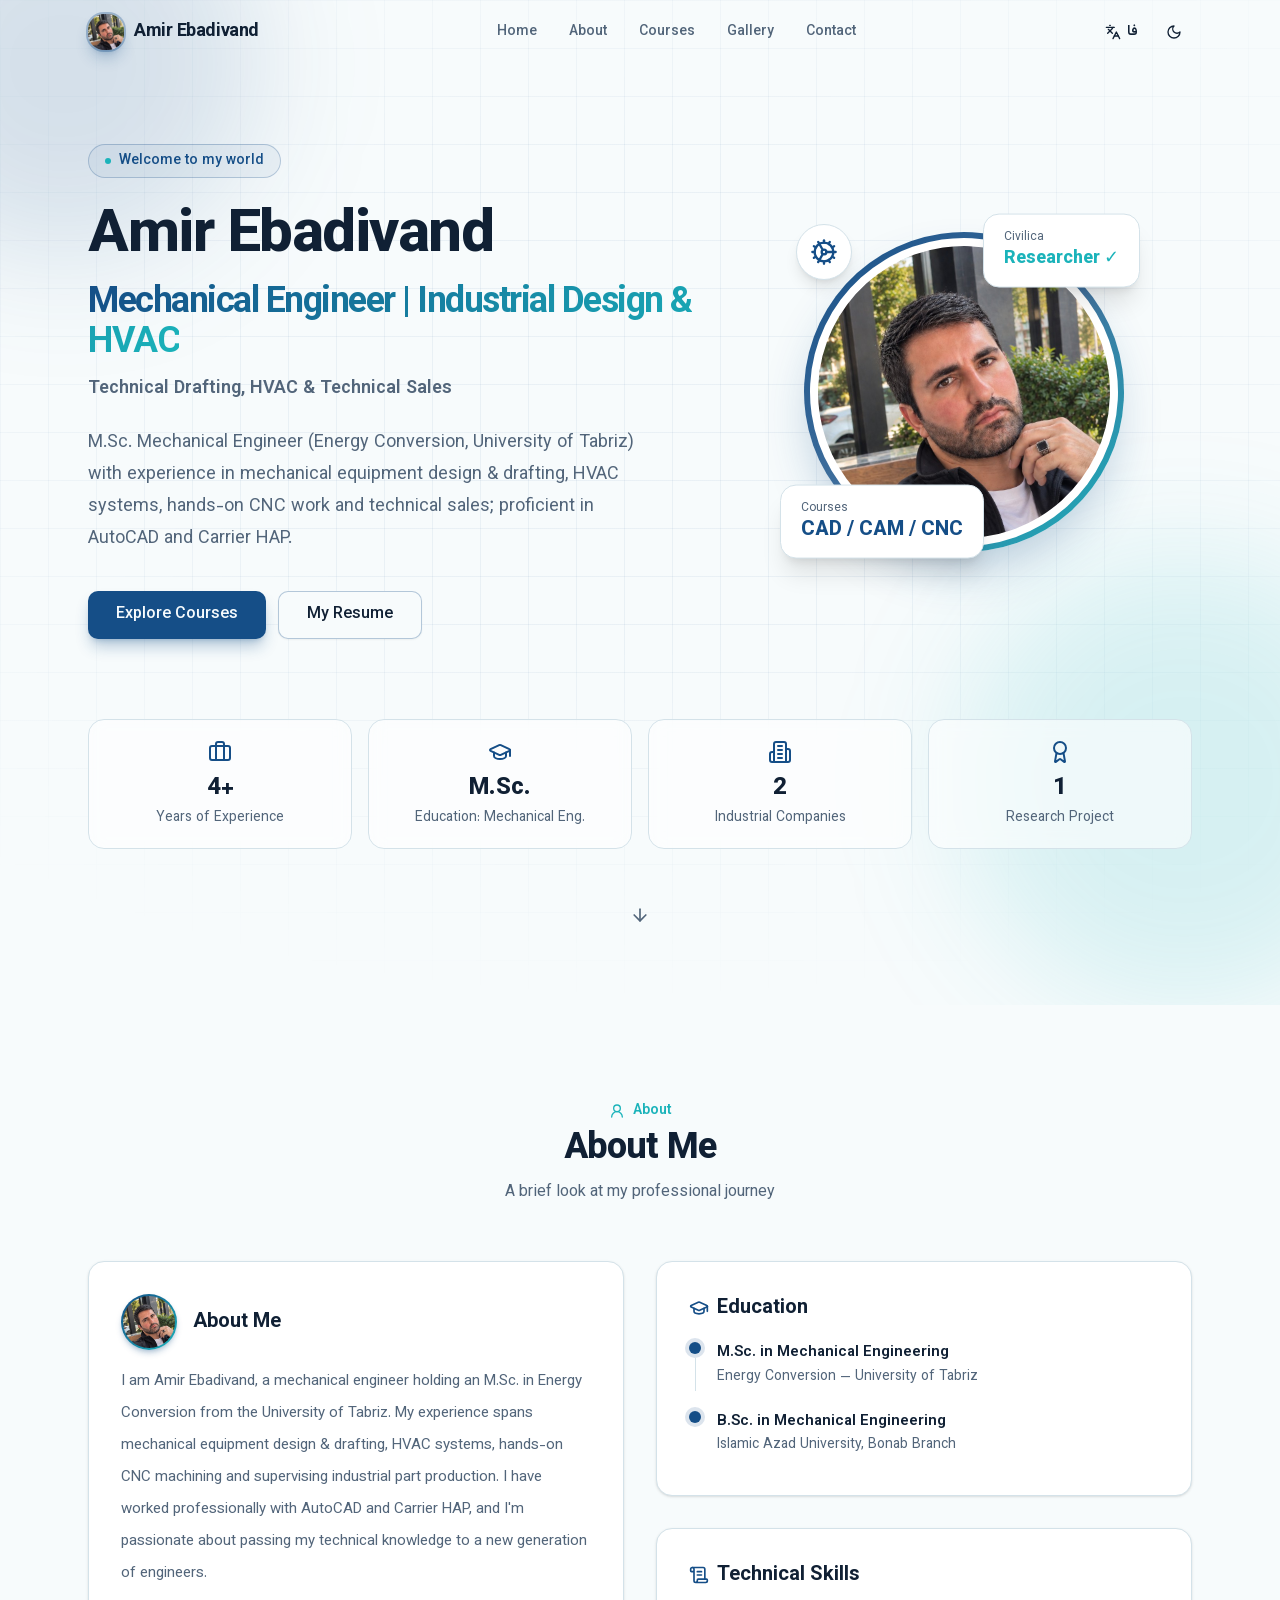
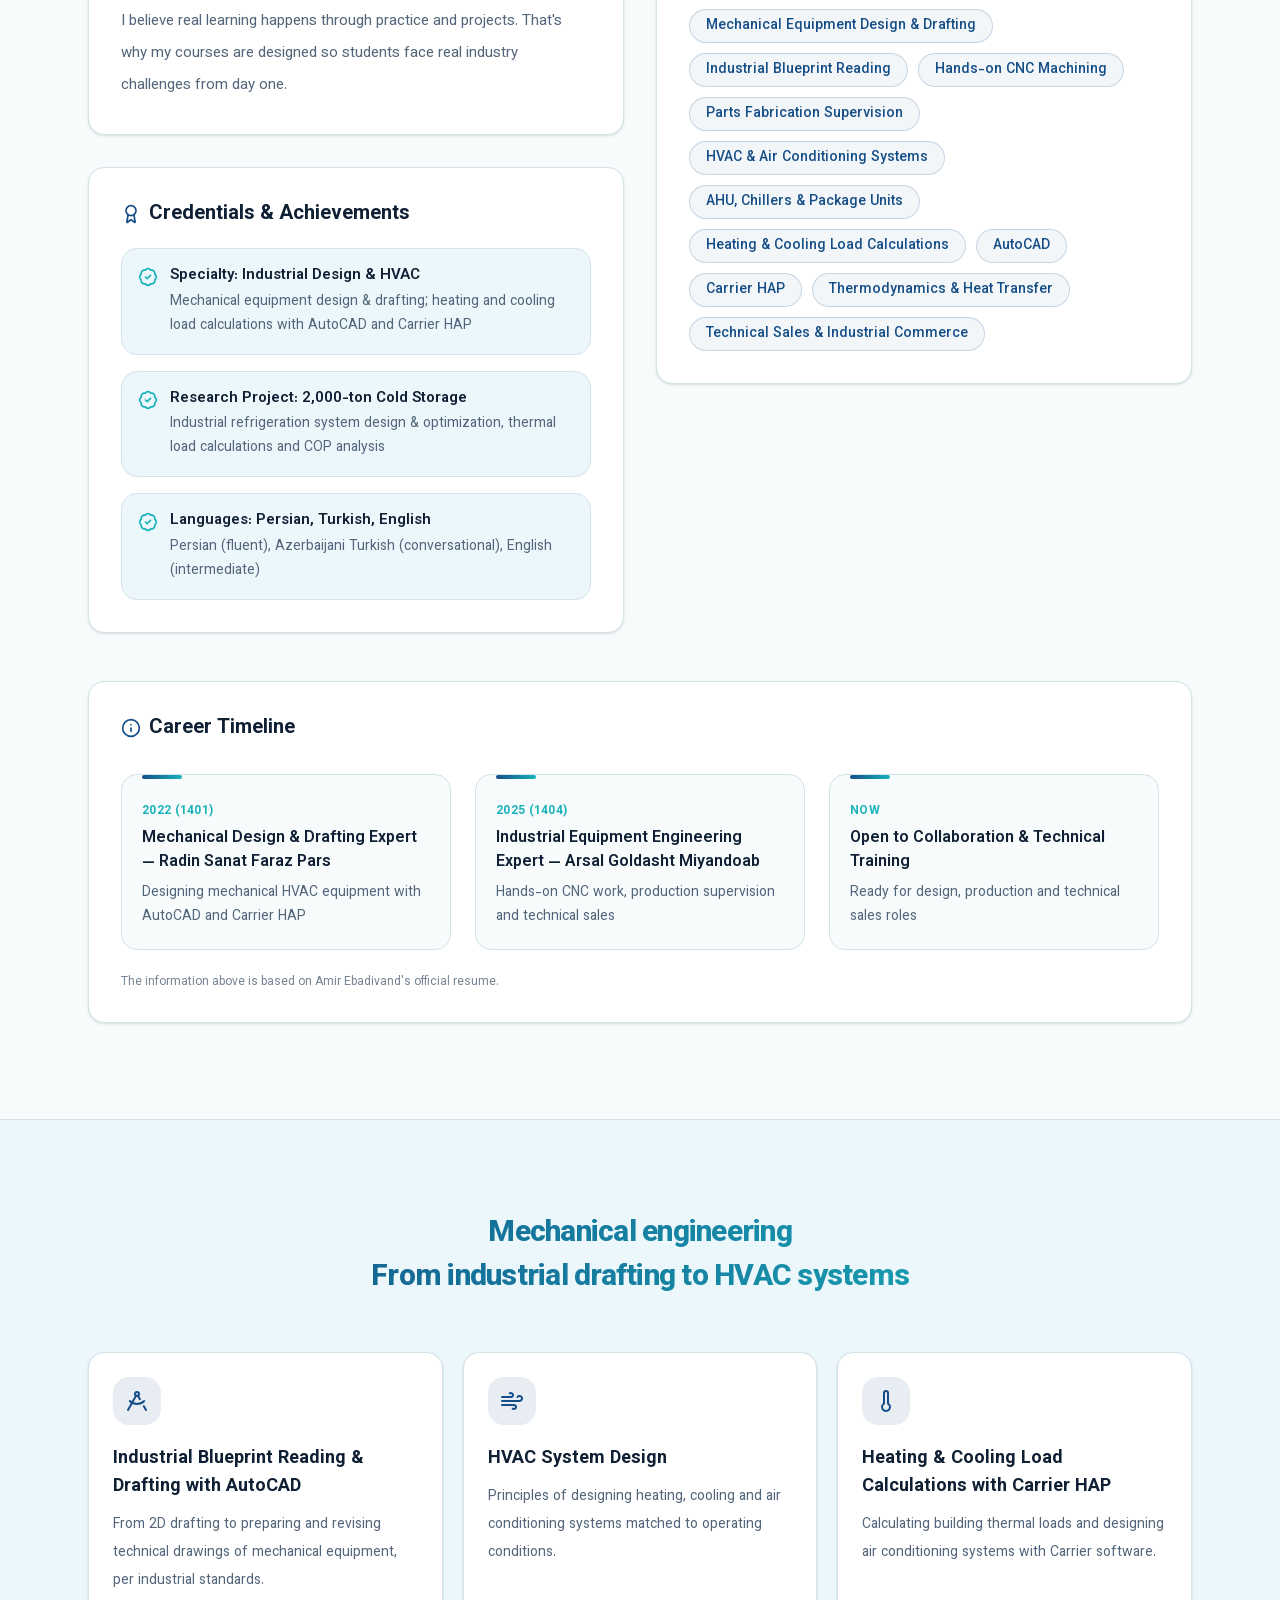
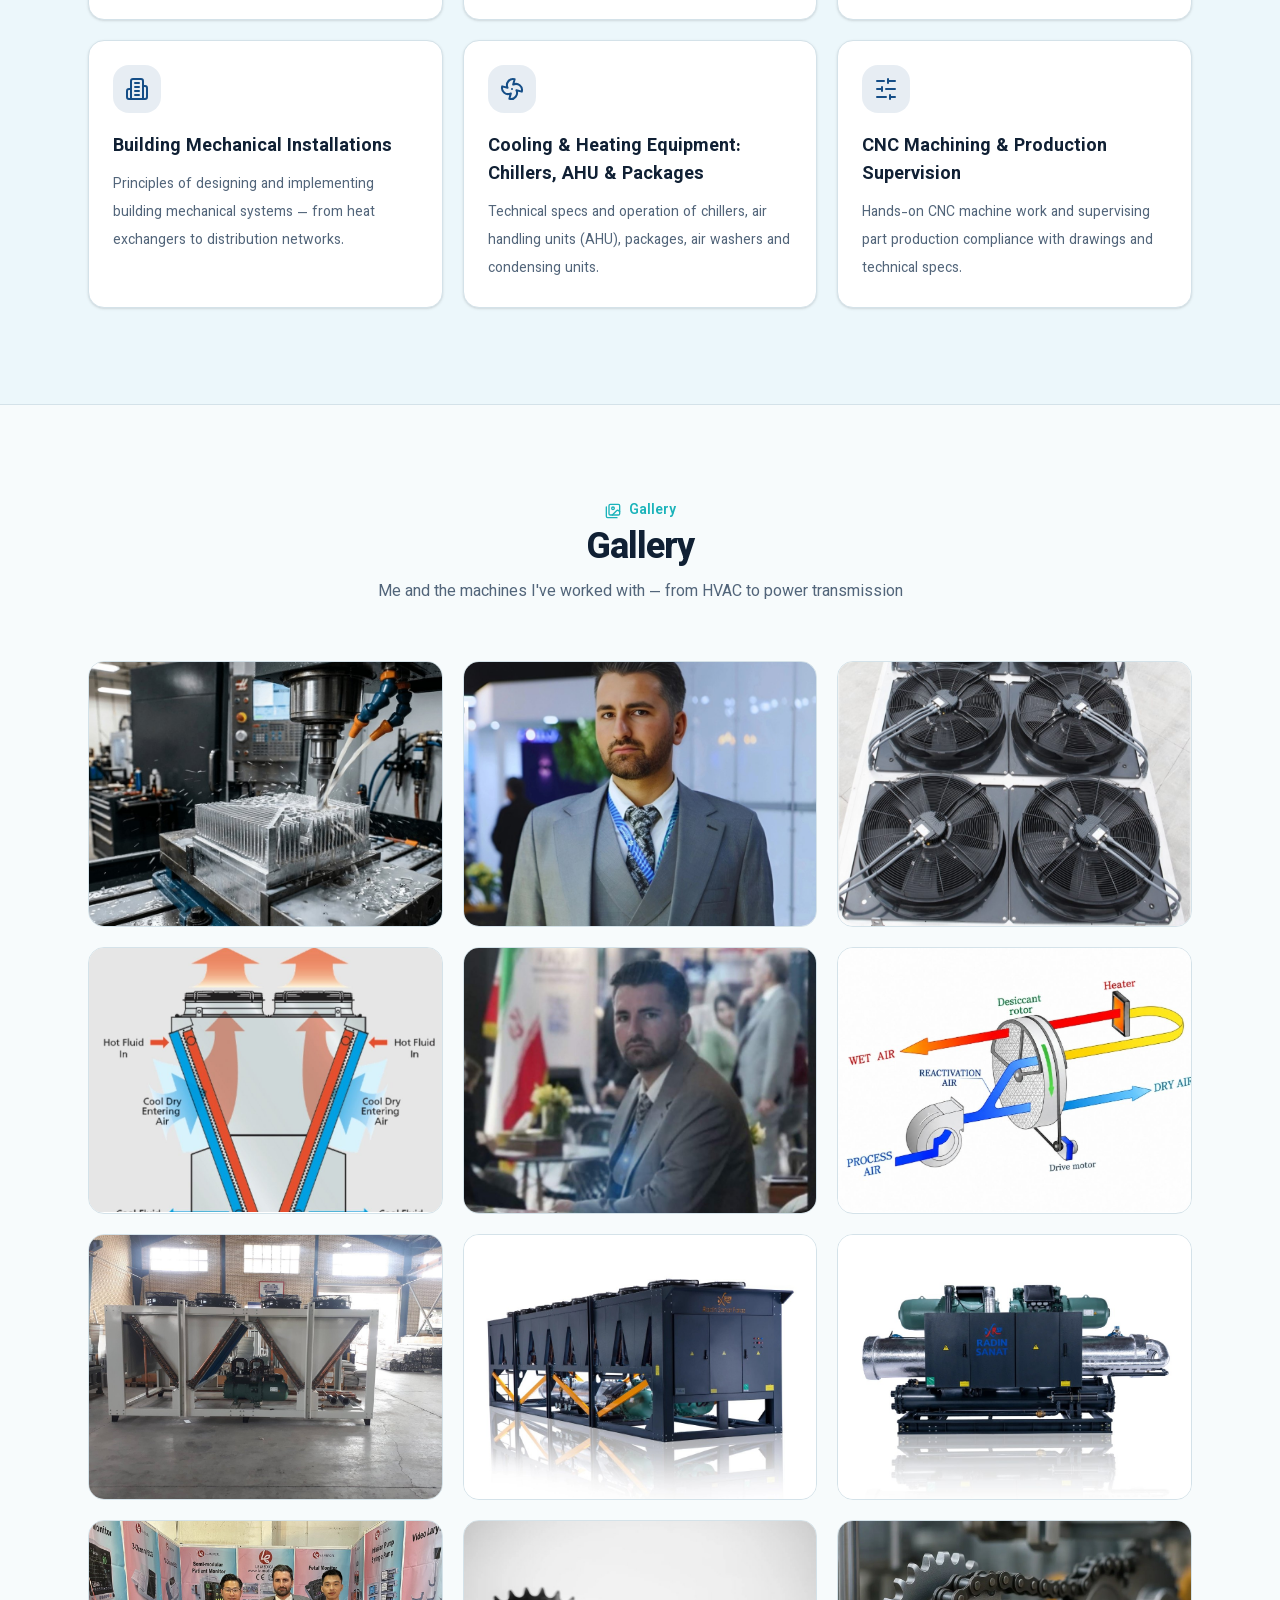
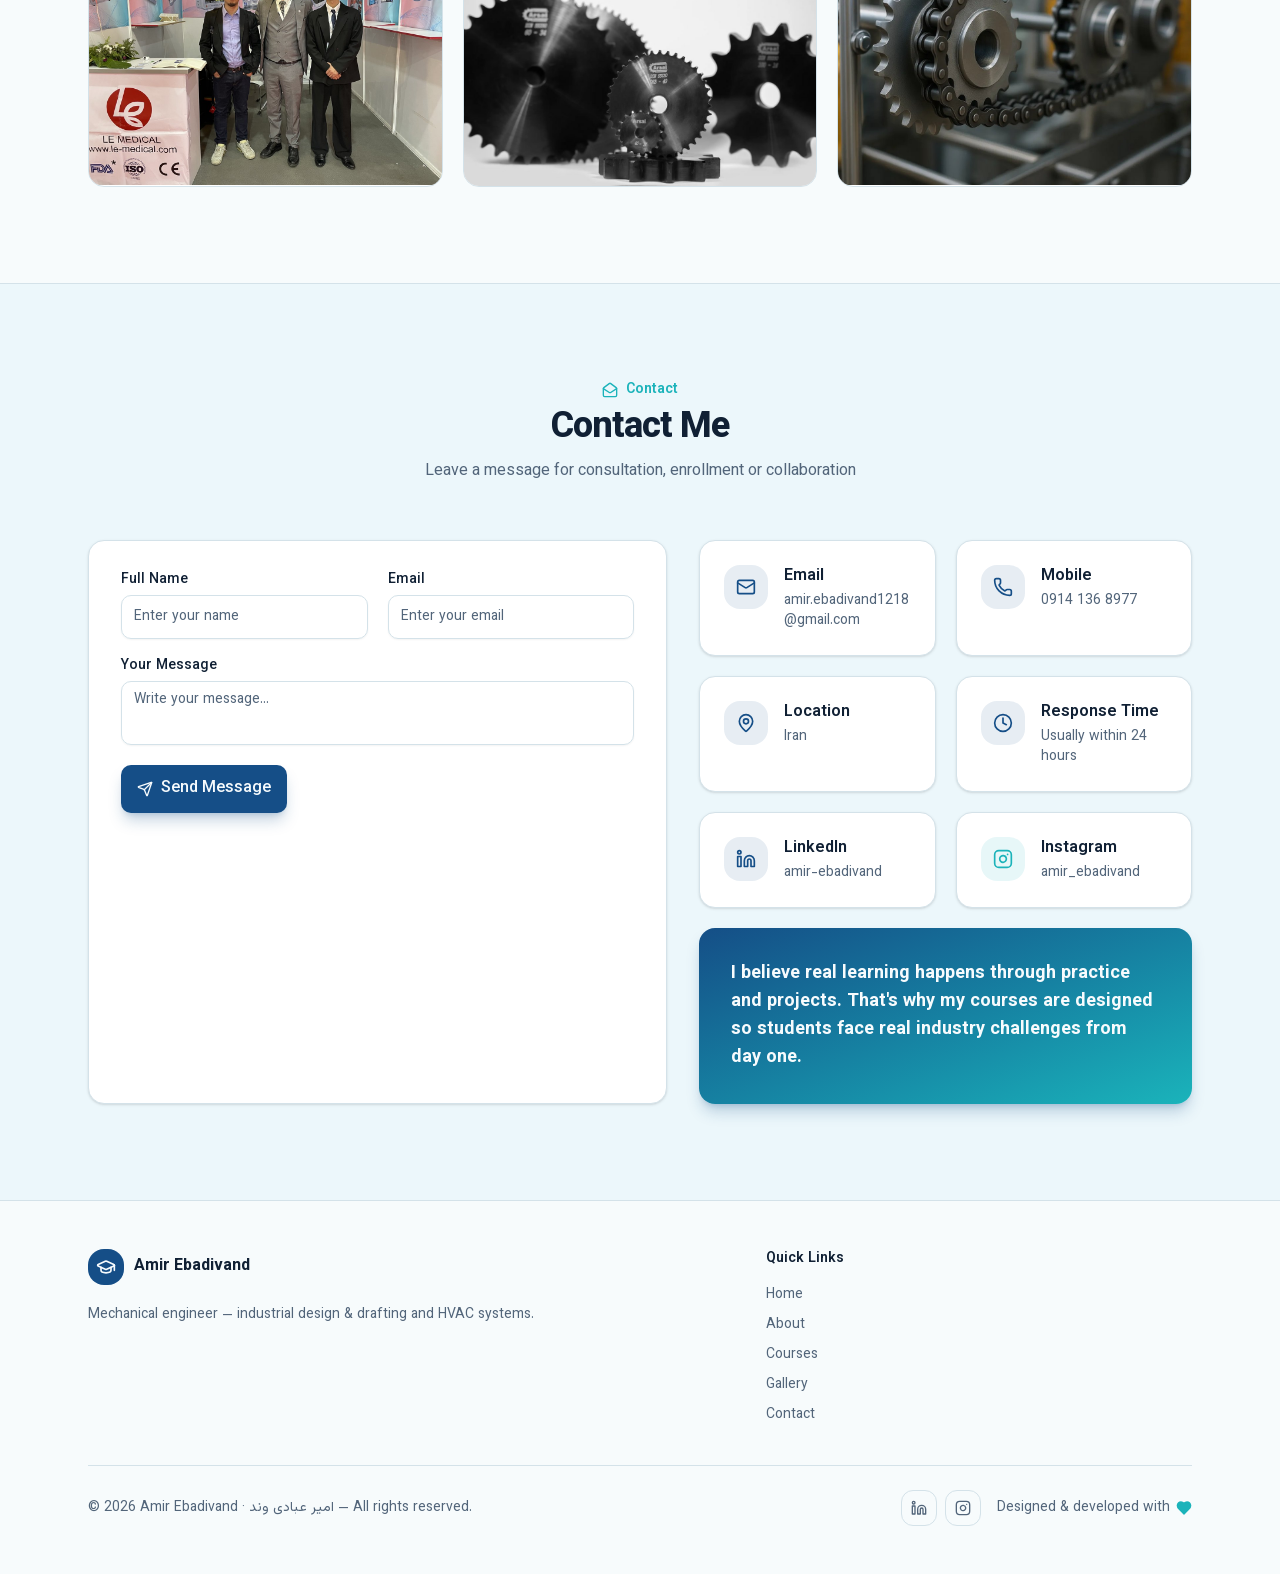
<file: index.html>
<!DOCTYPE html><!--MfWubXOCF454cDWZUGXkq--><html lang="en" dir="ltr"><head><meta charSet="utf-8"/><meta name="viewport" content="width=device-width, initial-scale=1"/><link rel="preload" href="/_next/static/media/ec8f59eafded4799-s.p.bd0c2d26.woff2" as="font" crossorigin="" type="font/woff2"/><link rel="preload" href="/_next/static/media/f1d25eabcf1db66d-s.p.c041a43b.woff2" as="font" crossorigin="" type="font/woff2"/><link rel="preload" as="image" href="/images/amir-portrait.jpg"/><link rel="stylesheet" href="/_next/static/chunks/aabe3962b85a205f.css" data-precedence="next"/><link rel="stylesheet" href="/_next/static/chunks/ba5c04257b9ccfb4.css" data-precedence="next"/><link rel="preload" as="script" fetchPriority="low" href="/_next/static/chunks/364115f0699ab58d.js"/><script src="/_next/static/chunks/40f1846f7d007f42.js" async=""></script><script src="/_next/static/chunks/61118a3616d5c393.js" async=""></script><script src="/_next/static/chunks/de2e26ab072db058.js" async=""></script><script src="/_next/static/chunks/turbopack-4b5c63745ae2422a.js" async=""></script><script src="/_next/static/chunks/ff1a16fafef87110.js" async=""></script><script src="/_next/static/chunks/d2be314c3ece3fbe.js" async=""></script><script src="/_next/static/chunks/eee090945538599b.js" async=""></script><script src="/_next/static/chunks/2362fcc2553a97dc.js" async=""></script><script src="/_next/static/chunks/a8250b12aafcfa61.js" async=""></script><link rel="preload" href="https://www.googletagmanager.com/gtag/js?id=G-X01FB90M4Y" as="script"/><meta name="next-size-adjust" content=""/><title>Amir Ebadivand | Mechanical Engineer — Industrial Design &amp; HVAC Systems</title><meta name="description" content="Personal website of Amir Ebadivand (امیر عبادی وند) — Mechanical Engineer, M.Sc. in Energy Conversion (University of Tabriz). Mechanical equipment design &amp; drafting, HVAC systems, hands-on CNC and technical sales; proficient in AutoCAD and Carrier HAP."/><meta name="author" content="Amir Ebadivand"/><meta name="keywords" content="Amir Ebadivand,Mechanical Engineer,Industrial Design,HVAC Systems,Industrial Drafting,AutoCAD,Carrier HAP,CNC Machining,Cold Storage Design,Energy Conversion,امیر عبادی وند"/><meta name="robots" content="index, follow"/><link rel="canonical" href="https://amir-ebadivand.github.io/"/><link rel="alternate" hrefLang="fa-IR" href="https://amir-ebadivand.github.io/fa/"/><link rel="alternate" hrefLang="en" href="https://amir-ebadivand.github.io/"/><link rel="alternate" hrefLang="x-default" href="https://amir-ebadivand.github.io/"/><meta property="og:title" content="Amir Ebadivand | Mechanical Engineer — Industrial Design &amp; HVAC Systems"/><meta property="og:description" content="Personal website of Amir Ebadivand (امیر عبادی وند) — Mechanical Engineer, M.Sc. in Energy Conversion (University of Tabriz). Mechanical equipment design &amp; drafting, HVAC systems, hands-on CNC and technical sales; proficient in AutoCAD and Carrier HAP."/><meta property="og:url" content="https://amir-ebadivand.github.io/"/><meta property="og:site_name" content="Amir Ebadivand"/><meta property="og:locale" content="en_US"/><meta property="og:image" content="https://amir-ebadivand.github.io/images/og-banner.jpg"/><meta property="og:image:width" content="1200"/><meta property="og:image:height" content="630"/><meta property="og:image:alt" content="Amir Ebadivand — Mechanical Engineer, Industrial Design &amp; HVAC Systems"/><meta property="og:locale:alternate" content="fa_IR"/><meta property="og:type" content="website"/><meta name="twitter:card" content="summary_large_image"/><meta name="twitter:title" content="Amir Ebadivand | Mechanical Engineer — Industrial Design &amp; HVAC Systems"/><meta name="twitter:description" content="Personal website of Amir Ebadivand (امیر عبادی وند) — Mechanical Engineer, M.Sc. in Energy Conversion (University of Tabriz). Mechanical equipment design &amp; drafting, HVAC systems, hands-on CNC and technical sales; proficient in AutoCAD and Carrier HAP."/><meta name="twitter:image" content="https://amir-ebadivand.github.io/images/og-banner.jpg"/><link rel="icon" href="/images/amir-portrait.jpg"/><script src="/_next/static/chunks/a6dad97d9634a72d.js" noModule=""></script></head><body class="vazirmatn_a64b8e68-module__n2JVUG__variable antialiased bg-background text-foreground font-sans" style="font-family:var(--font-vazirmatn), system-ui, sans-serif"><div hidden=""><!--$--><!--/$--></div><script>((a,b,c,d,e,f,g,h)=>{let i=document.documentElement,j=["light","dark"];function k(b){var c;(Array.isArray(a)?a:[a]).forEach(a=>{let c="class"===a,d=c&&f?e.map(a=>f[a]||a):e;c?(i.classList.remove(...d),i.classList.add(f&&f[b]?f[b]:b)):i.setAttribute(a,b)}),c=b,h&&j.includes(c)&&(i.style.colorScheme=c)}if(d)k(d);else try{let a=localStorage.getItem(b)||c,d=g&&"system"===a?window.matchMedia("(prefers-color-scheme: dark)").matches?"dark":"light":a;k(d)}catch(a){}})("class","theme","light",null,["light","dark"],null,false,true)</script><script type="application/ld+json">{"@context":"https://schema.org","@type":"Person","name":"Amir Ebadivand","alternateName":["امیر عبادی‌وند"],"jobTitle":"Mechanical Engineer — Industrial Design, Drafting & HVAC Systems","description":"Mechanical engineer, M.Sc. in Energy Conversion (University of Tabriz) — mechanical equipment design and drafting, HVAC, hands-on CNC work and technical sales; proficient in AutoCAD and Carrier HAP.","alumniOf":[{"@type":"CollegeOrUniversity","name":"University of Tabriz"},{"@type":"CollegeOrUniversity","name":"Islamic Azad University, Bonab Branch"}],"knowsAbout":["Mechanical Design","Industrial Drafting","HVAC Systems","Heating and Air Conditioning","AutoCAD","Carrier HAP","CNC Machining","Industrial Refrigeration","Cold Storage Design","Energy Conversion","Technical Sales"],"knowsLanguage":["Persian","English"],"address":{"@type":"PostalAddress","addressCountry":"IR"},"url":"https://amir-ebadivand.github.io/","image":"https://amir-ebadivand.github.io/images/amir-portrait.jpg","sameAs":["https://www.linkedin.com/in/amir-ebadivand-7662b6170","https://www.instagram.com/amir_ebadivand"]}</script><div class="min-h-screen flex flex-col"><header class="fixed top-0 inset-x-0 z-50 transition-all duration-300 bg-transparent" style="opacity:0;transform:translateY(-80px)"><div class="max-w-6xl mx-auto px-4 sm:px-6 h-16 flex items-center justify-between gap-3"><button class="flex items-center gap-2.5 group" aria-label="Amir Ebadivand"><span class="w-9 h-9 rounded-xl overflow-hidden ring-2 ring-primary/30 shadow-lg shadow-primary/30 transition-transform group-hover:scale-105 group-hover:rotate-3"><img alt="" loading="lazy" width="72" height="72" decoding="async" data-nimg="1" class="w-full h-full object-cover" style="color:transparent" src="/images/amir-portrait.jpg"/></span><span class="font-bold text-base sm:text-lg tracking-tight">Amir Ebadivand</span></button><nav class="hidden md:flex items-center gap-1" aria-label="Main"><button class="px-3.5 py-2 rounded-lg text-sm font-medium text-muted-foreground hover:text-foreground hover:bg-secondary transition-colors">Home</button><button class="px-3.5 py-2 rounded-lg text-sm font-medium text-muted-foreground hover:text-foreground hover:bg-secondary transition-colors">About</button><button class="px-3.5 py-2 rounded-lg text-sm font-medium text-muted-foreground hover:text-foreground hover:bg-secondary transition-colors">Courses</button><button class="px-3.5 py-2 rounded-lg text-sm font-medium text-muted-foreground hover:text-foreground hover:bg-secondary transition-colors">Gallery</button><button class="px-3.5 py-2 rounded-lg text-sm font-medium text-muted-foreground hover:text-foreground hover:bg-secondary transition-colors">Contact</button></nav><div class="flex items-center gap-1.5 sm:gap-2"><button data-slot="button" class="inline-flex items-center justify-center whitespace-nowrap transition-all disabled:pointer-events-none disabled:opacity-50 [&amp;_svg]:pointer-events-none [&amp;_svg:not([class*=&#x27;size-&#x27;])]:size-4 shrink-0 [&amp;_svg]:shrink-0 outline-none focus-visible:border-ring focus-visible:ring-ring/50 focus-visible:ring-[3px] aria-invalid:ring-destructive/20 dark:aria-invalid:ring-destructive/40 aria-invalid:border-destructive hover:bg-accent hover:text-accent-foreground dark:hover:bg-accent/50 rounded-md px-3 has-[&gt;svg]:px-2.5 gap-1.5 text-sm font-semibold h-9" aria-label="Switch language"><svg xmlns="http://www.w3.org/2000/svg" width="24" height="24" viewBox="0 0 24 24" fill="none" stroke="currentColor" stroke-width="2" stroke-linecap="round" stroke-linejoin="round" class="lucide lucide-languages w-4 h-4" aria-hidden="true"><path d="m5 8 6 6"></path><path d="m4 14 6-6 2-3"></path><path d="M2 5h12"></path><path d="M7 2h1"></path><path d="m22 22-5-10-5 10"></path><path d="M14 18h6"></path></svg>فا</button><button data-slot="button" class="inline-flex items-center justify-center gap-2 whitespace-nowrap rounded-md text-sm font-medium transition-all disabled:pointer-events-none disabled:opacity-50 [&amp;_svg]:pointer-events-none [&amp;_svg:not([class*=&#x27;size-&#x27;])]:size-4 shrink-0 [&amp;_svg]:shrink-0 outline-none focus-visible:border-ring focus-visible:ring-ring/50 focus-visible:ring-[3px] aria-invalid:ring-destructive/20 dark:aria-invalid:ring-destructive/40 aria-invalid:border-destructive hover:bg-accent hover:text-accent-foreground dark:hover:bg-accent/50 size-9 h-9 w-9" aria-label="Toggle dark/light mode"><svg xmlns="http://www.w3.org/2000/svg" width="24" height="24" viewBox="0 0 24 24" fill="none" stroke="currentColor" stroke-width="2" stroke-linecap="round" stroke-linejoin="round" class="lucide lucide-sun hidden dark:block w-[18px] h-[18px]" aria-hidden="true"><circle cx="12" cy="12" r="4"></circle><path d="M12 2v2"></path><path d="M12 20v2"></path><path d="m4.93 4.93 1.41 1.41"></path><path d="m17.66 17.66 1.41 1.41"></path><path d="M2 12h2"></path><path d="M20 12h2"></path><path d="m6.34 17.66-1.41 1.41"></path><path d="m19.07 4.93-1.41 1.41"></path></svg><svg xmlns="http://www.w3.org/2000/svg" width="24" height="24" viewBox="0 0 24 24" fill="none" stroke="currentColor" stroke-width="2" stroke-linecap="round" stroke-linejoin="round" class="lucide lucide-moon block dark:hidden w-[18px] h-[18px]" aria-hidden="true"><path d="M12 3a6 6 0 0 0 9 9 9 9 0 1 1-9-9Z"></path></svg></button><button data-slot="button" class="inline-flex items-center justify-center gap-2 whitespace-nowrap rounded-md text-sm font-medium transition-all disabled:pointer-events-none disabled:opacity-50 [&amp;_svg]:pointer-events-none [&amp;_svg:not([class*=&#x27;size-&#x27;])]:size-4 shrink-0 [&amp;_svg]:shrink-0 outline-none focus-visible:border-ring focus-visible:ring-ring/50 focus-visible:ring-[3px] aria-invalid:ring-destructive/20 dark:aria-invalid:ring-destructive/40 aria-invalid:border-destructive hover:bg-accent hover:text-accent-foreground dark:hover:bg-accent/50 size-9 h-9 w-9 md:hidden" aria-label="Menu"><svg xmlns="http://www.w3.org/2000/svg" width="24" height="24" viewBox="0 0 24 24" fill="none" stroke="currentColor" stroke-width="2" stroke-linecap="round" stroke-linejoin="round" class="lucide lucide-menu w-5 h-5" aria-hidden="true"><path d="M4 12h16"></path><path d="M4 18h16"></path><path d="M4 6h16"></path></svg></button></div></div></header><main class="flex-1"><section id="home" class="relative min-h-screen flex items-center overflow-hidden pt-16"><div class="absolute inset-0 hero-grid pointer-events-none" aria-hidden="true"></div><div class="absolute -top-32 -start-32 w-96 h-96 rounded-full bg-primary/15 blur-3xl pointer-events-none" aria-hidden="true"></div><div class="absolute bottom-0 -end-32 w-[28rem] h-[28rem] rounded-full bg-accent/15 blur-3xl pointer-events-none" aria-hidden="true"></div><div class="relative max-w-6xl mx-auto px-4 sm:px-6 py-20 w-full"><div class="grid lg:grid-cols-[1.15fr_0.85fr] gap-12 lg:gap-8 items-center"><div class="text-center lg:text-start"><div class="lg:hidden flex justify-center mb-8" style="opacity:0;transform:translateY(28px)"><div class="w-36 h-36 rounded-full bg-gradient-to-br from-primary via-primary/80 to-accent p-1 shadow-xl shadow-primary/25"><div class="w-full h-full rounded-full bg-card p-1"><img alt="Amir Ebadivand" loading="lazy" width="144" height="144" decoding="async" data-nimg="1" class="w-full h-full rounded-full object-cover" style="color:transparent" src="/images/amir-portrait.jpg"/></div></div></div><p class="inline-flex items-center gap-2 rounded-full border border-primary/25 bg-primary/5 px-4 py-1.5 text-sm font-medium text-primary mb-6" style="opacity:0;transform:translateY(28px)"><span class="w-1.5 h-1.5 rounded-full bg-accent animate-pulse"></span>Welcome to my world</p><h1 class="text-4xl sm:text-5xl lg:text-6xl font-extrabold leading-[1.15] tracking-tight" style="opacity:0;transform:translateY(28px)">Amir Ebadivand<span class="block mt-3 text-2xl sm:text-3xl lg:text-4xl font-bold"><span class="text-gradient">Mechanical Engineer | Industrial Design &amp; HVAC</span></span></h1><p class="mt-3 text-lg font-semibold text-muted-foreground" style="opacity:0;transform:translateY(28px)">Technical Drafting, HVAC &amp; Technical Sales</p><p class="mt-6 text-base sm:text-lg leading-8 text-muted-foreground max-w-xl mx-auto lg:mx-0" style="opacity:0;transform:translateY(28px)">M.Sc. Mechanical Engineer (Energy Conversion, University of Tabriz) with experience in mechanical equipment design &amp; drafting, HVAC systems, hands-on CNC work and technical sales; proficient in AutoCAD and Carrier HAP.</p><div class="mt-9 flex flex-wrap items-center justify-center lg:justify-start gap-3" style="opacity:0;transform:translateY(28px)"><button data-slot="button" class="inline-flex items-center justify-center gap-2 whitespace-nowrap font-medium disabled:pointer-events-none disabled:opacity-50 [&amp;_svg]:pointer-events-none [&amp;_svg:not([class*=&#x27;size-&#x27;])]:size-4 shrink-0 [&amp;_svg]:shrink-0 outline-none focus-visible:border-ring focus-visible:ring-ring/50 focus-visible:ring-[3px] aria-invalid:ring-destructive/20 dark:aria-invalid:ring-destructive/40 aria-invalid:border-destructive bg-primary text-primary-foreground hover:bg-primary/90 rounded-md has-[&gt;svg]:px-4 h-12 px-7 text-base shadow-lg shadow-primary/30 hover:shadow-primary/40 hover:-translate-y-0.5 transition-all">Explore Courses</button><button data-slot="button" class="inline-flex items-center justify-center gap-2 whitespace-nowrap font-medium disabled:pointer-events-none disabled:opacity-50 [&amp;_svg]:pointer-events-none [&amp;_svg:not([class*=&#x27;size-&#x27;])]:size-4 shrink-0 [&amp;_svg]:shrink-0 outline-none focus-visible:border-ring focus-visible:ring-ring/50 focus-visible:ring-[3px] aria-invalid:ring-destructive/20 dark:aria-invalid:ring-destructive/40 aria-invalid:border-destructive border bg-background shadow-xs hover:text-accent-foreground dark:bg-input/30 dark:border-input dark:hover:bg-input/50 rounded-md has-[&gt;svg]:px-4 h-12 px-7 text-base border-primary/30 hover:bg-primary/5 hover:-translate-y-0.5 transition-all">My Resume</button></div></div><div class="hidden lg:flex justify-center" style="opacity:0;transform:scale(0.9)"><div class="relative"><div class="w-80 h-80 rounded-full bg-gradient-to-br from-primary via-primary/80 to-accent p-1.5 shadow-2xl shadow-primary/30 rotate-3 hover:rotate-0 transition-transform duration-700"><div class="w-full h-full rounded-full bg-card p-2"><img alt="Amir Ebadivand" width="320" height="320" decoding="async" data-nimg="1" class="w-full h-full rounded-full object-cover" style="color:transparent" src="/images/amir-portrait.jpg"/></div></div><div class="absolute -top-2 -start-2 w-14 h-14 rounded-full bg-card border shadow-lg flex items-center justify-center" aria-hidden="true"><svg xmlns="http://www.w3.org/2000/svg" width="24" height="24" viewBox="0 0 24 24" fill="none" stroke="currentColor" stroke-width="2" stroke-linecap="round" stroke-linejoin="round" class="lucide lucide-cog w-7 h-7 text-primary animate-[spin_18s_linear_infinite]" aria-hidden="true"><path d="M12 20a8 8 0 1 0 0-16 8 8 0 0 0 0 16Z"></path><path d="M12 14a2 2 0 1 0 0-4 2 2 0 0 0 0 4Z"></path><path d="M12 2v2"></path><path d="M12 22v-2"></path><path d="m17 20.66-1-1.73"></path><path d="M11 10.27 7 3.34"></path><path d="m20.66 17-1.73-1"></path><path d="m3.34 7 1.73 1"></path><path d="M14 12h8"></path><path d="M2 12h2"></path><path d="m20.66 7-1.73 1"></path><path d="m3.34 17 1.73-1"></path><path d="m17 3.34-1 1.73"></path><path d="m11 13.73-4 6.93"></path></svg></div><div class="absolute -bottom-4 -start-6 bg-card border rounded-2xl shadow-xl px-5 py-3.5"><p class="text-xs text-muted-foreground">Courses</p><p class="text-xl font-extrabold text-primary">CAD / CAM / CNC</p></div><div class="absolute -top-6 -end-4 bg-card border rounded-2xl shadow-xl px-5 py-3.5"><p class="text-xs text-muted-foreground">Civilica</p><p class="text-lg font-extrabold text-accent">Researcher ✓</p></div></div></div></div><div class="mt-16 lg:mt-20 grid grid-cols-2 sm:grid-cols-4 gap-3 sm:gap-4" style="opacity:0;transform:translateY(30px)"><div class="group rounded-2xl border bg-card/60 backdrop-blur p-5 text-center hover:border-primary/40 hover:shadow-lg hover:shadow-primary/10 hover:-translate-y-1 transition-all duration-300"><svg xmlns="http://www.w3.org/2000/svg" width="24" height="24" viewBox="0 0 24 24" fill="none" stroke="currentColor" stroke-width="2" stroke-linecap="round" stroke-linejoin="round" class="lucide lucide-briefcase w-6 h-6 mx-auto text-primary mb-2 group-hover:scale-110 transition-transform" aria-hidden="true"><path d="M16 20V4a2 2 0 0 0-2-2h-4a2 2 0 0 0-2 2v16"></path><rect width="20" height="14" x="2" y="6" rx="2"></rect></svg><p class="text-2xl font-extrabold">4+</p><p class="text-xs sm:text-sm text-muted-foreground mt-1">Years of Experience</p></div><div class="group rounded-2xl border bg-card/60 backdrop-blur p-5 text-center hover:border-primary/40 hover:shadow-lg hover:shadow-primary/10 hover:-translate-y-1 transition-all duration-300"><svg xmlns="http://www.w3.org/2000/svg" width="24" height="24" viewBox="0 0 24 24" fill="none" stroke="currentColor" stroke-width="2" stroke-linecap="round" stroke-linejoin="round" class="lucide lucide-graduation-cap w-6 h-6 mx-auto text-primary mb-2 group-hover:scale-110 transition-transform" aria-hidden="true"><path d="M21.42 10.922a1 1 0 0 0-.019-1.838L12.83 5.18a2 2 0 0 0-1.66 0L2.6 9.08a1 1 0 0 0 0 1.832l8.57 3.908a2 2 0 0 0 1.66 0z"></path><path d="M22 10v6"></path><path d="M6 12.5V16a6 3 0 0 0 12 0v-3.5"></path></svg><p class="text-2xl font-extrabold">M.Sc.</p><p class="text-xs sm:text-sm text-muted-foreground mt-1">Education: Mechanical Eng.</p></div><div class="group rounded-2xl border bg-card/60 backdrop-blur p-5 text-center hover:border-primary/40 hover:shadow-lg hover:shadow-primary/10 hover:-translate-y-1 transition-all duration-300"><svg xmlns="http://www.w3.org/2000/svg" width="24" height="24" viewBox="0 0 24 24" fill="none" stroke="currentColor" stroke-width="2" stroke-linecap="round" stroke-linejoin="round" class="lucide lucide-building2 lucide-building-2 w-6 h-6 mx-auto text-primary mb-2 group-hover:scale-110 transition-transform" aria-hidden="true"><path d="M6 22V4a2 2 0 0 1 2-2h8a2 2 0 0 1 2 2v18Z"></path><path d="M6 12H4a2 2 0 0 0-2 2v6a2 2 0 0 0 2 2h2"></path><path d="M18 9h2a2 2 0 0 1 2 2v9a2 2 0 0 1-2 2h-2"></path><path d="M10 6h4"></path><path d="M10 10h4"></path><path d="M10 14h4"></path><path d="M10 18h4"></path></svg><p class="text-2xl font-extrabold">2</p><p class="text-xs sm:text-sm text-muted-foreground mt-1">Industrial Companies</p></div><div class="group rounded-2xl border bg-card/60 backdrop-blur p-5 text-center hover:border-primary/40 hover:shadow-lg hover:shadow-primary/10 hover:-translate-y-1 transition-all duration-300"><svg xmlns="http://www.w3.org/2000/svg" width="24" height="24" viewBox="0 0 24 24" fill="none" stroke="currentColor" stroke-width="2" stroke-linecap="round" stroke-linejoin="round" class="lucide lucide-award w-6 h-6 mx-auto text-primary mb-2 group-hover:scale-110 transition-transform" aria-hidden="true"><path d="m15.477 12.89 1.515 8.526a.5.5 0 0 1-.81.47l-3.58-2.687a1 1 0 0 0-1.197 0l-3.586 2.686a.5.5 0 0 1-.81-.469l1.514-8.526"></path><circle cx="12" cy="8" r="6"></circle></svg><p class="text-2xl font-extrabold">1</p><p class="text-xs sm:text-sm text-muted-foreground mt-1">Research Project</p></div></div><button class="mt-14 mx-auto flex flex-col items-center gap-1 text-muted-foreground hover:text-primary transition-colors" aria-label="Scroll down" style="opacity:0"><svg xmlns="http://www.w3.org/2000/svg" width="24" height="24" viewBox="0 0 24 24" fill="none" stroke="currentColor" stroke-width="2" stroke-linecap="round" stroke-linejoin="round" class="lucide lucide-arrow-down w-5 h-5 animate-bounce" aria-hidden="true"><path d="M12 5v14"></path><path d="m19 12-7 7-7-7"></path></svg></button></div></section><section id="about" class="relative py-24 scroll-mt-16"><div class="max-w-6xl mx-auto px-4 sm:px-6"><div class="text-center mb-14" style="opacity:0;transform:translateY(32px)"><p class="inline-flex items-center gap-2 text-sm font-semibold text-accent mb-2"><svg xmlns="http://www.w3.org/2000/svg" width="24" height="24" viewBox="0 0 24 24" fill="none" stroke="currentColor" stroke-width="2" stroke-linecap="round" stroke-linejoin="round" class="lucide lucide-user-round w-4 h-4" aria-hidden="true"><circle cx="12" cy="8" r="5"></circle><path d="M20 21a8 8 0 0 0-16 0"></path></svg>About</p><h2 class="text-3xl sm:text-4xl font-extrabold tracking-tight">About Me</h2><p class="mt-3 text-muted-foreground">A brief look at my professional journey</p></div><div class="grid lg:grid-cols-2 gap-8"><div class="space-y-8"><div class="rounded-2xl border bg-card p-6 sm:p-8 shadow-sm hover:shadow-lg hover:shadow-primary/5 transition-shadow" style="opacity:0;transform:translateY(32px)"><div class="flex items-center gap-4 mb-4"><span class="w-14 h-14 shrink-0 rounded-full bg-gradient-to-br from-primary to-accent p-0.5 shadow-md shadow-primary/25"><img alt="" loading="lazy" width="112" height="112" decoding="async" data-nimg="1" class="w-full h-full rounded-full object-cover" style="color:transparent" src="/images/amir-portrait.jpg"/></span><h3 class="text-xl font-bold">About Me</h3></div><p class="leading-8 text-muted-foreground text-[15px]">I am Amir Ebadivand, a mechanical engineer holding an M.Sc. in Energy Conversion from the University of Tabriz. My experience spans mechanical equipment design &amp; drafting, HVAC systems, hands-on CNC machining and supervising industrial part production. I have worked professionally with AutoCAD and Carrier HAP, and I&#x27;m passionate about passing my technical knowledge to a new generation of engineers.</p><p class="mt-4 leading-8 text-muted-foreground text-[15px]">I believe real learning happens through practice and projects. That&#x27;s why my courses are designed so students face real industry challenges from day one.</p></div><div class="rounded-2xl border bg-card p-6 sm:p-8 shadow-sm" style="opacity:0;transform:translateY(32px)"><h3 class="text-xl font-bold mb-5 flex items-center gap-2"><svg xmlns="http://www.w3.org/2000/svg" width="24" height="24" viewBox="0 0 24 24" fill="none" stroke="currentColor" stroke-width="2" stroke-linecap="round" stroke-linejoin="round" class="lucide lucide-award w-5 h-5 text-primary" aria-hidden="true"><path d="m15.477 12.89 1.515 8.526a.5.5 0 0 1-.81.47l-3.58-2.687a1 1 0 0 0-1.197 0l-3.586 2.686a.5.5 0 0 1-.81-.469l1.514-8.526"></path><circle cx="12" cy="8" r="6"></circle></svg>Credentials &amp; Achievements</h3><ul class="space-y-4"><li class="flex items-start gap-3 rounded-xl bg-secondary/50 border p-4 hover:bg-secondary transition-colors"><svg xmlns="http://www.w3.org/2000/svg" width="24" height="24" viewBox="0 0 24 24" fill="none" stroke="currentColor" stroke-width="2" stroke-linecap="round" stroke-linejoin="round" class="lucide lucide-badge-check w-5 h-5 mt-0.5 text-accent shrink-0" aria-hidden="true"><path d="M3.85 8.62a4 4 0 0 1 4.78-4.77 4 4 0 0 1 6.74 0 4 4 0 0 1 4.78 4.78 4 4 0 0 1 0 6.74 4 4 0 0 1-4.77 4.78 4 4 0 0 1-6.75 0 4 4 0 0 1-4.78-4.77 4 4 0 0 1 0-6.76Z"></path><path d="m9 12 2 2 4-4"></path></svg><div><p class="font-semibold text-[15px]">Specialty: Industrial Design &amp; HVAC</p><p class="text-sm text-muted-foreground mt-0.5 leading-6">Mechanical equipment design &amp; drafting; heating and cooling load calculations with AutoCAD and Carrier HAP</p></div></li><li class="flex items-start gap-3 rounded-xl bg-secondary/50 border p-4 hover:bg-secondary transition-colors"><svg xmlns="http://www.w3.org/2000/svg" width="24" height="24" viewBox="0 0 24 24" fill="none" stroke="currentColor" stroke-width="2" stroke-linecap="round" stroke-linejoin="round" class="lucide lucide-badge-check w-5 h-5 mt-0.5 text-accent shrink-0" aria-hidden="true"><path d="M3.85 8.62a4 4 0 0 1 4.78-4.77 4 4 0 0 1 6.74 0 4 4 0 0 1 4.78 4.78 4 4 0 0 1 0 6.74 4 4 0 0 1-4.77 4.78 4 4 0 0 1-6.75 0 4 4 0 0 1-4.78-4.77 4 4 0 0 1 0-6.76Z"></path><path d="m9 12 2 2 4-4"></path></svg><div><p class="font-semibold text-[15px]">Research Project: 2,000-ton Cold Storage</p><p class="text-sm text-muted-foreground mt-0.5 leading-6">Industrial refrigeration system design &amp; optimization, thermal load calculations and COP analysis</p></div></li><li class="flex items-start gap-3 rounded-xl bg-secondary/50 border p-4 hover:bg-secondary transition-colors"><svg xmlns="http://www.w3.org/2000/svg" width="24" height="24" viewBox="0 0 24 24" fill="none" stroke="currentColor" stroke-width="2" stroke-linecap="round" stroke-linejoin="round" class="lucide lucide-badge-check w-5 h-5 mt-0.5 text-accent shrink-0" aria-hidden="true"><path d="M3.85 8.62a4 4 0 0 1 4.78-4.77 4 4 0 0 1 6.74 0 4 4 0 0 1 4.78 4.78 4 4 0 0 1 0 6.74 4 4 0 0 1-4.77 4.78 4 4 0 0 1-6.75 0 4 4 0 0 1-4.78-4.77 4 4 0 0 1 0-6.76Z"></path><path d="m9 12 2 2 4-4"></path></svg><div><p class="font-semibold text-[15px]">Languages: Persian, Turkish, English</p><p class="text-sm text-muted-foreground mt-0.5 leading-6">Persian (fluent), Azerbaijani Turkish (conversational), English (intermediate)</p></div></li></ul></div></div><div class="space-y-8"><div class="rounded-2xl border bg-card p-6 sm:p-8 shadow-sm" style="opacity:0;transform:translateY(32px)"><h3 class="text-xl font-bold mb-5 flex items-center gap-2"><svg xmlns="http://www.w3.org/2000/svg" width="24" height="24" viewBox="0 0 24 24" fill="none" stroke="currentColor" stroke-width="2" stroke-linecap="round" stroke-linejoin="round" class="lucide lucide-graduation-cap w-5 h-5 text-primary" aria-hidden="true"><path d="M21.42 10.922a1 1 0 0 0-.019-1.838L12.83 5.18a2 2 0 0 0-1.66 0L2.6 9.08a1 1 0 0 0 0 1.832l8.57 3.908a2 2 0 0 0 1.66 0z"></path><path d="M22 10v6"></path><path d="M6 12.5V16a6 3 0 0 0 12 0v-3.5"></path></svg>Education</h3><div class="space-y-4"><div class="flex gap-4"><div class="flex flex-col items-center"><span class="w-3 h-3 rounded-full bg-primary ring-4 ring-primary/15"></span><span class="w-px flex-1 bg-border my-1"></span></div><div class="pb-2"><p class="font-semibold text-[15px]">M.Sc. in Mechanical Engineering</p><p class="text-sm text-muted-foreground mt-0.5">Energy Conversion — University of Tabriz</p></div></div><div class="flex gap-4"><div class="flex flex-col items-center"><span class="w-3 h-3 rounded-full bg-primary ring-4 ring-primary/15"></span></div><div class="pb-2"><p class="font-semibold text-[15px]">B.Sc. in Mechanical Engineering</p><p class="text-sm text-muted-foreground mt-0.5">Islamic Azad University, Bonab Branch</p></div></div></div></div><div class="rounded-2xl border bg-card p-6 sm:p-8 shadow-sm" style="opacity:0;transform:translateY(32px)"><h3 class="text-xl font-bold mb-5 flex items-center gap-2"><svg xmlns="http://www.w3.org/2000/svg" width="24" height="24" viewBox="0 0 24 24" fill="none" stroke="currentColor" stroke-width="2" stroke-linecap="round" stroke-linejoin="round" class="lucide lucide-scroll-text w-5 h-5 text-primary" aria-hidden="true"><path d="M15 12h-5"></path><path d="M15 8h-5"></path><path d="M19 17V5a2 2 0 0 0-2-2H4"></path><path d="M8 21h12a2 2 0 0 0 2-2v-1a1 1 0 0 0-1-1H11a1 1 0 0 0-1 1v1a2 2 0 1 1-4 0V5a2 2 0 1 0-4 0v2a1 1 0 0 0 1 1h3"></path></svg>Technical Skills</h3><div class="flex flex-wrap gap-2.5"><span class="rounded-full border border-primary/20 bg-primary/5 px-4 py-1.5 text-sm font-medium text-primary hover:bg-primary hover:text-primary-foreground transition-colors cursor-default">Mechanical Equipment Design &amp; Drafting</span><span class="rounded-full border border-primary/20 bg-primary/5 px-4 py-1.5 text-sm font-medium text-primary hover:bg-primary hover:text-primary-foreground transition-colors cursor-default">Industrial Blueprint Reading</span><span class="rounded-full border border-primary/20 bg-primary/5 px-4 py-1.5 text-sm font-medium text-primary hover:bg-primary hover:text-primary-foreground transition-colors cursor-default">Hands-on CNC Machining</span><span class="rounded-full border border-primary/20 bg-primary/5 px-4 py-1.5 text-sm font-medium text-primary hover:bg-primary hover:text-primary-foreground transition-colors cursor-default">Parts Fabrication Supervision</span><span class="rounded-full border border-primary/20 bg-primary/5 px-4 py-1.5 text-sm font-medium text-primary hover:bg-primary hover:text-primary-foreground transition-colors cursor-default">HVAC &amp; Air Conditioning Systems</span><span class="rounded-full border border-primary/20 bg-primary/5 px-4 py-1.5 text-sm font-medium text-primary hover:bg-primary hover:text-primary-foreground transition-colors cursor-default">AHU, Chillers &amp; Package Units</span><span class="rounded-full border border-primary/20 bg-primary/5 px-4 py-1.5 text-sm font-medium text-primary hover:bg-primary hover:text-primary-foreground transition-colors cursor-default">Heating &amp; Cooling Load Calculations</span><span class="rounded-full border border-primary/20 bg-primary/5 px-4 py-1.5 text-sm font-medium text-primary hover:bg-primary hover:text-primary-foreground transition-colors cursor-default">AutoCAD</span><span class="rounded-full border border-primary/20 bg-primary/5 px-4 py-1.5 text-sm font-medium text-primary hover:bg-primary hover:text-primary-foreground transition-colors cursor-default">Carrier HAP</span><span class="rounded-full border border-primary/20 bg-primary/5 px-4 py-1.5 text-sm font-medium text-primary hover:bg-primary hover:text-primary-foreground transition-colors cursor-default">Thermodynamics &amp; Heat Transfer</span><span class="rounded-full border border-primary/20 bg-primary/5 px-4 py-1.5 text-sm font-medium text-primary hover:bg-primary hover:text-primary-foreground transition-colors cursor-default">Technical Sales &amp; Industrial Commerce</span></div></div></div></div><div class="mt-12 rounded-2xl border bg-card p-6 sm:p-8 shadow-sm" style="opacity:0;transform:translateY(32px)"><h3 class="text-xl font-bold mb-8 flex items-center gap-2"><svg xmlns="http://www.w3.org/2000/svg" width="24" height="24" viewBox="0 0 24 24" fill="none" stroke="currentColor" stroke-width="2" stroke-linecap="round" stroke-linejoin="round" class="lucide lucide-info w-5 h-5 text-primary" aria-hidden="true"><circle cx="12" cy="12" r="10"></circle><path d="M12 16v-4"></path><path d="M12 8h.01"></path></svg>Career Timeline</h3><div class="grid sm:grid-cols-2 lg:grid-cols-3 gap-6"><div class="relative rounded-xl border bg-background p-5 hover:border-primary/40 hover:-translate-y-1 transition-all duration-300"><span class="absolute top-0 h-1 w-10 rounded-full bg-gradient-to-r from-primary to-accent" style="left:1.25rem"></span><p class="text-xs font-bold text-accent uppercase tracking-wide mt-2">2022 (1401)</p><p class="font-semibold mt-2 leading-6">Mechanical Design &amp; Drafting Expert — Radin Sanat Faraz Pars</p><p class="text-sm text-muted-foreground mt-1.5 leading-6">Designing mechanical HVAC equipment with AutoCAD and Carrier HAP</p></div><div class="relative rounded-xl border bg-background p-5 hover:border-primary/40 hover:-translate-y-1 transition-all duration-300"><span class="absolute top-0 h-1 w-10 rounded-full bg-gradient-to-r from-primary to-accent" style="left:1.25rem"></span><p class="text-xs font-bold text-accent uppercase tracking-wide mt-2">2025 (1404)</p><p class="font-semibold mt-2 leading-6">Industrial Equipment Engineering Expert — Arsal Goldasht Miyandoab</p><p class="text-sm text-muted-foreground mt-1.5 leading-6">Hands-on CNC work, production supervision and technical sales</p></div><div class="relative rounded-xl border bg-background p-5 hover:border-primary/40 hover:-translate-y-1 transition-all duration-300"><span class="absolute top-0 h-1 w-10 rounded-full bg-gradient-to-r from-primary to-accent" style="left:1.25rem"></span><p class="text-xs font-bold text-accent uppercase tracking-wide mt-2">Now</p><p class="font-semibold mt-2 leading-6">Open to Collaboration &amp; Technical Training</p><p class="text-sm text-muted-foreground mt-1.5 leading-6">Ready for design, production and technical sales roles</p></div></div><p class="mt-6 text-xs text-muted-foreground/80">The information above is based on Amir Ebadivand&#x27;s official resume.</p></div></div></section><section id="courses" class="relative py-24 bg-secondary/40 border-y scroll-mt-16"><div class="max-w-6xl mx-auto px-4 sm:px-6"><div class="text-center mb-14" style="opacity:0;transform:translateY(32px)"><h2 class="text-2xl sm:text-3xl font-extrabold tracking-tight"><span class="text-gradient block">Mechanical engineering</span><span class="text-gradient block mt-2">From industrial drafting to HVAC systems</span></h2></div><div class="grid sm:grid-cols-2 lg:grid-cols-3 gap-5"><article class="group relative rounded-2xl border bg-card p-6 shadow-sm hover:shadow-xl hover:shadow-primary/10 hover:-translate-y-1.5 hover:border-primary/40 transition-all duration-300 flex flex-col" style="opacity:0;transform:translateY(32px)"><div class="flex items-start mb-5"><span class="flex items-center justify-center w-12 h-12 rounded-xl bg-primary/10 text-primary group-hover:bg-primary group-hover:text-primary-foreground transition-all duration-300"><svg xmlns="http://www.w3.org/2000/svg" width="24" height="24" viewBox="0 0 24 24" fill="none" stroke="currentColor" stroke-width="2" stroke-linecap="round" stroke-linejoin="round" class="lucide lucide-drafting-compass w-6 h-6" aria-hidden="true"><path d="m12.99 6.74 1.93 3.44"></path><path d="M19.136 12a10 10 0 0 1-14.271 0"></path><path d="m21 21-2.16-3.84"></path><path d="m3 21 8.02-14.26"></path><circle cx="12" cy="5" r="2"></circle></svg></span></div><h3 class="text-lg font-bold leading-7 group-hover:text-primary transition-colors">Industrial Blueprint Reading &amp; Drafting with AutoCAD</h3><p class="mt-2.5 text-sm leading-7 text-muted-foreground flex-1">From 2D drafting to preparing and revising technical drawings of mechanical equipment, per industrial standards.</p></article><article class="group relative rounded-2xl border bg-card p-6 shadow-sm hover:shadow-xl hover:shadow-primary/10 hover:-translate-y-1.5 hover:border-primary/40 transition-all duration-300 flex flex-col" style="opacity:0;transform:translateY(32px)"><div class="flex items-start mb-5"><span class="flex items-center justify-center w-12 h-12 rounded-xl bg-primary/10 text-primary group-hover:bg-primary group-hover:text-primary-foreground transition-all duration-300"><svg xmlns="http://www.w3.org/2000/svg" width="24" height="24" viewBox="0 0 24 24" fill="none" stroke="currentColor" stroke-width="2" stroke-linecap="round" stroke-linejoin="round" class="lucide lucide-wind w-6 h-6" aria-hidden="true"><path d="M12.8 19.6A2 2 0 1 0 14 16H2"></path><path d="M17.5 8a2.5 2.5 0 1 1 2 4H2"></path><path d="M9.8 4.4A2 2 0 1 1 11 8H2"></path></svg></span></div><h3 class="text-lg font-bold leading-7 group-hover:text-primary transition-colors">HVAC System Design</h3><p class="mt-2.5 text-sm leading-7 text-muted-foreground flex-1">Principles of designing heating, cooling and air conditioning systems matched to operating conditions.</p></article><article class="group relative rounded-2xl border bg-card p-6 shadow-sm hover:shadow-xl hover:shadow-primary/10 hover:-translate-y-1.5 hover:border-primary/40 transition-all duration-300 flex flex-col" style="opacity:0;transform:translateY(32px)"><div class="flex items-start mb-5"><span class="flex items-center justify-center w-12 h-12 rounded-xl bg-primary/10 text-primary group-hover:bg-primary group-hover:text-primary-foreground transition-all duration-300"><svg xmlns="http://www.w3.org/2000/svg" width="24" height="24" viewBox="0 0 24 24" fill="none" stroke="currentColor" stroke-width="2" stroke-linecap="round" stroke-linejoin="round" class="lucide lucide-thermometer w-6 h-6" aria-hidden="true"><path d="M14 4v10.54a4 4 0 1 1-4 0V4a2 2 0 0 1 4 0Z"></path></svg></span></div><h3 class="text-lg font-bold leading-7 group-hover:text-primary transition-colors">Heating &amp; Cooling Load Calculations with Carrier HAP</h3><p class="mt-2.5 text-sm leading-7 text-muted-foreground flex-1">Calculating building thermal loads and designing air conditioning systems with Carrier software.</p></article><article class="group relative rounded-2xl border bg-card p-6 shadow-sm hover:shadow-xl hover:shadow-primary/10 hover:-translate-y-1.5 hover:border-primary/40 transition-all duration-300 flex flex-col" style="opacity:0;transform:translateY(32px)"><div class="flex items-start mb-5"><span class="flex items-center justify-center w-12 h-12 rounded-xl bg-primary/10 text-primary group-hover:bg-primary group-hover:text-primary-foreground transition-all duration-300"><svg xmlns="http://www.w3.org/2000/svg" width="24" height="24" viewBox="0 0 24 24" fill="none" stroke="currentColor" stroke-width="2" stroke-linecap="round" stroke-linejoin="round" class="lucide lucide-building2 lucide-building-2 w-6 h-6" aria-hidden="true"><path d="M6 22V4a2 2 0 0 1 2-2h8a2 2 0 0 1 2 2v18Z"></path><path d="M6 12H4a2 2 0 0 0-2 2v6a2 2 0 0 0 2 2h2"></path><path d="M18 9h2a2 2 0 0 1 2 2v9a2 2 0 0 1-2 2h-2"></path><path d="M10 6h4"></path><path d="M10 10h4"></path><path d="M10 14h4"></path><path d="M10 18h4"></path></svg></span></div><h3 class="text-lg font-bold leading-7 group-hover:text-primary transition-colors">Building Mechanical Installations</h3><p class="mt-2.5 text-sm leading-7 text-muted-foreground flex-1">Principles of designing and implementing building mechanical systems — from heat exchangers to distribution networks.</p></article><article class="group relative rounded-2xl border bg-card p-6 shadow-sm hover:shadow-xl hover:shadow-primary/10 hover:-translate-y-1.5 hover:border-primary/40 transition-all duration-300 flex flex-col" style="opacity:0;transform:translateY(32px)"><div class="flex items-start mb-5"><span class="flex items-center justify-center w-12 h-12 rounded-xl bg-primary/10 text-primary group-hover:bg-primary group-hover:text-primary-foreground transition-all duration-300"><svg xmlns="http://www.w3.org/2000/svg" width="24" height="24" viewBox="0 0 24 24" fill="none" stroke="currentColor" stroke-width="2" stroke-linecap="round" stroke-linejoin="round" class="lucide lucide-fan w-6 h-6" aria-hidden="true"><path d="M10.827 16.379a6.082 6.082 0 0 1-8.618-7.002l5.412 1.45a6.082 6.082 0 0 1 7.002-8.618l-1.45 5.412a6.082 6.082 0 0 1 8.618 7.002l-5.412-1.45a6.082 6.082 0 0 1-7.002 8.618l1.45-5.412Z"></path><path d="M12 12v.01"></path></svg></span></div><h3 class="text-lg font-bold leading-7 group-hover:text-primary transition-colors">Cooling &amp; Heating Equipment: Chillers, AHU &amp; Packages</h3><p class="mt-2.5 text-sm leading-7 text-muted-foreground flex-1">Technical specs and operation of chillers, air handling units (AHU), packages, air washers and condensing units.</p></article><article class="group relative rounded-2xl border bg-card p-6 shadow-sm hover:shadow-xl hover:shadow-primary/10 hover:-translate-y-1.5 hover:border-primary/40 transition-all duration-300 flex flex-col" style="opacity:0;transform:translateY(32px)"><div class="flex items-start mb-5"><span class="flex items-center justify-center w-12 h-12 rounded-xl bg-primary/10 text-primary group-hover:bg-primary group-hover:text-primary-foreground transition-all duration-300"><svg xmlns="http://www.w3.org/2000/svg" width="24" height="24" viewBox="0 0 24 24" fill="none" stroke="currentColor" stroke-width="2" stroke-linecap="round" stroke-linejoin="round" class="lucide lucide-sliders-horizontal w-6 h-6" aria-hidden="true"><line x1="21" x2="14" y1="4" y2="4"></line><line x1="10" x2="3" y1="4" y2="4"></line><line x1="21" x2="12" y1="12" y2="12"></line><line x1="8" x2="3" y1="12" y2="12"></line><line x1="21" x2="16" y1="20" y2="20"></line><line x1="12" x2="3" y1="20" y2="20"></line><line x1="14" x2="14" y1="2" y2="6"></line><line x1="8" x2="8" y1="10" y2="14"></line><line x1="16" x2="16" y1="18" y2="22"></line></svg></span></div><h3 class="text-lg font-bold leading-7 group-hover:text-primary transition-colors">CNC Machining &amp; Production Supervision</h3><p class="mt-2.5 text-sm leading-7 text-muted-foreground flex-1">Hands-on CNC machine work and supervising part production compliance with drawings and technical specs.</p></article></div></div></section><section id="gallery" class="relative py-24 scroll-mt-16"><div class="max-w-6xl mx-auto px-4 sm:px-6"><div class="text-center mb-14" style="opacity:0;transform:translateY(32px)"><p class="inline-flex items-center gap-2 text-sm font-semibold text-accent mb-2"><svg xmlns="http://www.w3.org/2000/svg" width="24" height="24" viewBox="0 0 24 24" fill="none" stroke="currentColor" stroke-width="2" stroke-linecap="round" stroke-linejoin="round" class="lucide lucide-images w-4 h-4" aria-hidden="true"><path d="M18 22H4a2 2 0 0 1-2-2V6"></path><path d="m22 13-1.296-1.296a2.41 2.41 0 0 0-3.408 0L11 18"></path><circle cx="12" cy="8" r="2"></circle><rect width="16" height="16" x="6" y="2" rx="2"></rect></svg>Gallery</p><h2 class="text-3xl sm:text-4xl font-extrabold tracking-tight">Gallery</h2><p class="mt-3 text-muted-foreground">Me and the machines I&#x27;ve worked with — from HVAC to power transmission</p></div><div class="grid grid-cols-2 lg:grid-cols-3 gap-4 sm:gap-5"><figure class="group relative overflow-hidden rounded-2xl border bg-card cursor-zoom-in hover:border-primary/40 transition-all duration-300" style="opacity:0;transform:translateY(32px)"><img src="/gallery/cnc-machine.jpg" alt="CNC milling machine — precision metal machining" loading="lazy" class="aspect-[4/3] w-full object-cover transition-transform duration-500 group-hover:scale-105"/><figcaption class="absolute inset-x-0 bottom-0 bg-gradient-to-t from-black/75 via-black/30 to-transparent p-4 pt-10 translate-y-1 opacity-0 group-hover:translate-y-0 group-hover:opacity-100 transition-all duration-300"><span class="text-white text-sm font-semibold">CNC milling machine — precision metal machining</span></figcaption></figure><figure class="group relative overflow-hidden rounded-2xl border bg-card cursor-zoom-in hover:border-primary/40 transition-all duration-300" style="opacity:0;transform:translateY(32px)"><img src="/gallery/amir-suit.jpg" alt="International Installations Expo" loading="lazy" class="aspect-[4/3] w-full object-cover transition-transform duration-500 group-hover:scale-105"/><figcaption class="absolute inset-x-0 bottom-0 bg-gradient-to-t from-black/75 via-black/30 to-transparent p-4 pt-10 translate-y-1 opacity-0 group-hover:translate-y-0 group-hover:opacity-100 transition-all duration-300"><span class="text-white text-sm font-semibold">International Installations Expo</span></figcaption></figure><figure class="group relative overflow-hidden rounded-2xl border bg-card cursor-zoom-in hover:border-primary/40 transition-all duration-300" style="opacity:0;transform:translateY(32px)"><img src="/gallery/chiller-fans.jpg" alt="Cooling fans — air-cooled chiller" loading="lazy" class="aspect-[4/3] w-full object-cover transition-transform duration-500 group-hover:scale-105"/><figcaption class="absolute inset-x-0 bottom-0 bg-gradient-to-t from-black/75 via-black/30 to-transparent p-4 pt-10 translate-y-1 opacity-0 group-hover:translate-y-0 group-hover:opacity-100 transition-all duration-300"><span class="text-white text-sm font-semibold">Cooling fans — air-cooled chiller</span></figcaption></figure><figure class="group relative overflow-hidden rounded-2xl border bg-card cursor-zoom-in hover:border-primary/40 transition-all duration-300" style="opacity:0;transform:translateY(32px)"><img src="/gallery/dry-cooler-diagram.jpg" alt="Air-cooled chiller working principle" loading="lazy" class="aspect-[4/3] w-full object-cover transition-transform duration-500 group-hover:scale-105"/><figcaption class="absolute inset-x-0 bottom-0 bg-gradient-to-t from-black/75 via-black/30 to-transparent p-4 pt-10 translate-y-1 opacity-0 group-hover:translate-y-0 group-hover:opacity-100 transition-all duration-300"><span class="text-white text-sm font-semibold">Air-cooled chiller working principle</span></figcaption></figure><figure class="group relative overflow-hidden rounded-2xl border bg-card cursor-zoom-in hover:border-primary/40 transition-all duration-300" style="opacity:0;transform:translateY(32px)"><img src="/gallery/amir-rsf-booth.jpg" alt="Radin Sanat Faraz expo booth" loading="lazy" class="aspect-[4/3] w-full object-cover transition-transform duration-500 group-hover:scale-105"/><figcaption class="absolute inset-x-0 bottom-0 bg-gradient-to-t from-black/75 via-black/30 to-transparent p-4 pt-10 translate-y-1 opacity-0 group-hover:translate-y-0 group-hover:opacity-100 transition-all duration-300"><span class="text-white text-sm font-semibold">Radin Sanat Faraz expo booth</span></figcaption></figure><figure class="group relative overflow-hidden rounded-2xl border bg-card cursor-zoom-in hover:border-primary/40 transition-all duration-300" style="opacity:0;transform:translateY(32px)"><img src="/gallery/desiccant-dehumidifier-diagram.jpg" alt="Rotary desiccant dehumidifier working principle" loading="lazy" class="aspect-[4/3] w-full object-cover transition-transform duration-500 group-hover:scale-105"/><figcaption class="absolute inset-x-0 bottom-0 bg-gradient-to-t from-black/75 via-black/30 to-transparent p-4 pt-10 translate-y-1 opacity-0 group-hover:translate-y-0 group-hover:opacity-100 transition-all duration-300"><span class="text-white text-sm font-semibold">Rotary desiccant dehumidifier working principle</span></figcaption></figure><figure class="group relative overflow-hidden rounded-2xl border bg-card cursor-zoom-in hover:border-primary/40 transition-all duration-300" style="opacity:0;transform:translateY(32px)"><img src="/gallery/radin-factory.jpg" alt="Chiller assembly line — Radin Sanat factory" loading="lazy" class="aspect-[4/3] w-full object-cover transition-transform duration-500 group-hover:scale-105"/><figcaption class="absolute inset-x-0 bottom-0 bg-gradient-to-t from-black/75 via-black/30 to-transparent p-4 pt-10 translate-y-1 opacity-0 group-hover:translate-y-0 group-hover:opacity-100 transition-all duration-300"><span class="text-white text-sm font-semibold">Chiller assembly line — Radin Sanat factory</span></figcaption></figure><figure class="group relative overflow-hidden rounded-2xl border bg-card cursor-zoom-in hover:border-primary/40 transition-all duration-300" style="opacity:0;transform:translateY(32px)"><img src="/gallery/radin-chiller-air.jpg" alt="Air-cooled chiller — Radin Sanat Faraz" loading="lazy" class="aspect-[4/3] w-full object-cover transition-transform duration-500 group-hover:scale-105"/><figcaption class="absolute inset-x-0 bottom-0 bg-gradient-to-t from-black/75 via-black/30 to-transparent p-4 pt-10 translate-y-1 opacity-0 group-hover:translate-y-0 group-hover:opacity-100 transition-all duration-300"><span class="text-white text-sm font-semibold">Air-cooled chiller — Radin Sanat Faraz</span></figcaption></figure><figure class="group relative overflow-hidden rounded-2xl border bg-card cursor-zoom-in hover:border-primary/40 transition-all duration-300" style="opacity:0;transform:translateY(32px)"><img src="/gallery/radin-chiller-water.jpg" alt="Water-cooled chiller — Radin Sanat Faraz" loading="lazy" class="aspect-[4/3] w-full object-cover transition-transform duration-500 group-hover:scale-105"/><figcaption class="absolute inset-x-0 bottom-0 bg-gradient-to-t from-black/75 via-black/30 to-transparent p-4 pt-10 translate-y-1 opacity-0 group-hover:translate-y-0 group-hover:opacity-100 transition-all duration-300"><span class="text-white text-sm font-semibold">Water-cooled chiller — Radin Sanat Faraz</span></figcaption></figure><figure class="group relative overflow-hidden rounded-2xl border bg-card cursor-zoom-in hover:border-primary/40 transition-all duration-300" style="opacity:0;transform:translateY(32px)"><img src="/gallery/amir-lemedical.jpg" alt="LE MEDICAL booth — medical equipment expo" loading="lazy" class="aspect-[4/3] w-full object-cover transition-transform duration-500 group-hover:scale-105"/><figcaption class="absolute inset-x-0 bottom-0 bg-gradient-to-t from-black/75 via-black/30 to-transparent p-4 pt-10 translate-y-1 opacity-0 group-hover:translate-y-0 group-hover:opacity-100 transition-all duration-300"><span class="text-white text-sm font-semibold">LE MEDICAL booth — medical equipment expo</span></figcaption></figure><figure class="group relative overflow-hidden rounded-2xl border bg-card cursor-zoom-in hover:border-primary/40 transition-all duration-300" style="opacity:0;transform:translateY(32px)"><img src="/gallery/arsal-sprockets.jpg" alt="Industrial sprockets — Arsal Goldasht, Miyandoab" loading="lazy" class="aspect-[4/3] w-full object-cover transition-transform duration-500 group-hover:scale-105"/><figcaption class="absolute inset-x-0 bottom-0 bg-gradient-to-t from-black/75 via-black/30 to-transparent p-4 pt-10 translate-y-1 opacity-0 group-hover:translate-y-0 group-hover:opacity-100 transition-all duration-300"><span class="text-white text-sm font-semibold">Industrial sprockets — Arsal Goldasht, Miyandoab</span></figcaption></figure><figure class="group relative overflow-hidden rounded-2xl border bg-card cursor-zoom-in hover:border-primary/40 transition-all duration-300" style="opacity:0;transform:translateY(32px)"><img src="/gallery/arsal-chain-drive.jpg" alt="Chain &amp; sprocket drive in production line — Arsal" loading="lazy" class="aspect-[4/3] w-full object-cover transition-transform duration-500 group-hover:scale-105"/><figcaption class="absolute inset-x-0 bottom-0 bg-gradient-to-t from-black/75 via-black/30 to-transparent p-4 pt-10 translate-y-1 opacity-0 group-hover:translate-y-0 group-hover:opacity-100 transition-all duration-300"><span class="text-white text-sm font-semibold">Chain &amp; sprocket drive in production line — Arsal</span></figcaption></figure></div></div></section><section id="contact" class="relative py-24 bg-secondary/40 border-t scroll-mt-16"><div class="max-w-6xl mx-auto px-4 sm:px-6"><div class="text-center mb-14" style="opacity:0;transform:translateY(32px)"><p class="inline-flex items-center gap-2 text-sm font-semibold text-accent mb-2"><svg xmlns="http://www.w3.org/2000/svg" width="24" height="24" viewBox="0 0 24 24" fill="none" stroke="currentColor" stroke-width="2" stroke-linecap="round" stroke-linejoin="round" class="lucide lucide-mail-open w-4 h-4" aria-hidden="true"><path d="M21.2 8.4c.5.38.8.97.8 1.6v10a2 2 0 0 1-2 2H4a2 2 0 0 1-2-2V10a2 2 0 0 1 .8-1.6l8-6a2 2 0 0 1 2.4 0l8 6Z"></path><path d="m22 10-8.97 5.7a1.94 1.94 0 0 1-2.06 0L2 10"></path></svg>Contact</p><h2 class="text-3xl sm:text-4xl font-extrabold tracking-tight">Contact Me</h2><p class="mt-3 text-muted-foreground">Leave a message for consultation, enrollment or collaboration</p></div><div class="grid lg:grid-cols-[1fr_0.85fr] gap-8"><form class="rounded-2xl border bg-card p-6 sm:p-8 shadow-sm space-y-5" style="opacity:0;transform:translateY(32px)"><div class="grid sm:grid-cols-2 gap-5"><div class="space-y-2"><label data-slot="label" class="flex items-center gap-2 text-sm leading-none font-medium select-none group-data-[disabled=true]:pointer-events-none group-data-[disabled=true]:opacity-50 peer-disabled:cursor-not-allowed peer-disabled:opacity-50" for="name">Full Name</label><input data-slot="input" class="file:text-foreground placeholder:text-muted-foreground selection:bg-primary selection:text-primary-foreground dark:bg-input/30 border-input flex w-full min-w-0 rounded-md border bg-transparent px-3 py-1 text-base shadow-xs transition-[color,box-shadow] outline-none file:inline-flex file:h-7 file:border-0 file:bg-transparent file:text-sm file:font-medium disabled:pointer-events-none disabled:cursor-not-allowed disabled:opacity-50 md:text-sm focus-visible:border-ring focus-visible:ring-ring/50 focus-visible:ring-[3px] aria-invalid:ring-destructive/20 dark:aria-invalid:ring-destructive/40 aria-invalid:border-destructive h-11" id="name" required="" placeholder="Enter your name" value=""/></div><div class="space-y-2"><label data-slot="label" class="flex items-center gap-2 text-sm leading-none font-medium select-none group-data-[disabled=true]:pointer-events-none group-data-[disabled=true]:opacity-50 peer-disabled:cursor-not-allowed peer-disabled:opacity-50" for="email">Email</label><input type="email" data-slot="input" class="file:text-foreground placeholder:text-muted-foreground selection:bg-primary selection:text-primary-foreground dark:bg-input/30 border-input flex w-full min-w-0 rounded-md border bg-transparent px-3 py-1 text-base shadow-xs transition-[color,box-shadow] outline-none file:inline-flex file:h-7 file:border-0 file:bg-transparent file:text-sm file:font-medium disabled:pointer-events-none disabled:cursor-not-allowed disabled:opacity-50 md:text-sm focus-visible:border-ring focus-visible:ring-ring/50 focus-visible:ring-[3px] aria-invalid:ring-destructive/20 dark:aria-invalid:ring-destructive/40 aria-invalid:border-destructive h-11" id="email" dir="ltr" required="" placeholder="Enter your email" value=""/></div></div><div class="space-y-2"><label data-slot="label" class="flex items-center gap-2 text-sm leading-none font-medium select-none group-data-[disabled=true]:pointer-events-none group-data-[disabled=true]:opacity-50 peer-disabled:cursor-not-allowed peer-disabled:opacity-50" for="message">Your Message</label><textarea data-slot="textarea" class="border-input placeholder:text-muted-foreground focus-visible:border-ring focus-visible:ring-ring/50 aria-invalid:ring-destructive/20 dark:aria-invalid:ring-destructive/40 aria-invalid:border-destructive dark:bg-input/30 flex field-sizing-content min-h-16 w-full rounded-md border bg-transparent px-3 py-2 text-base shadow-xs transition-[color,box-shadow] outline-none focus-visible:ring-[3px] disabled:cursor-not-allowed disabled:opacity-50 md:text-sm resize-none" id="message" required="" rows="6" placeholder="Write your message..."></textarea></div><button data-slot="button" class="inline-flex items-center justify-center gap-2 whitespace-nowrap font-medium disabled:pointer-events-none disabled:opacity-50 [&amp;_svg]:pointer-events-none [&amp;_svg:not([class*=&#x27;size-&#x27;])]:size-4 shrink-0 [&amp;_svg]:shrink-0 outline-none focus-visible:border-ring focus-visible:ring-ring/50 focus-visible:ring-[3px] aria-invalid:ring-destructive/20 dark:aria-invalid:ring-destructive/40 aria-invalid:border-destructive bg-primary text-primary-foreground hover:bg-primary/90 rounded-md has-[&gt;svg]:px-4 w-full sm:w-auto h-12 px-8 text-base shadow-lg shadow-primary/25 hover:-translate-y-0.5 transition-all" type="submit"><svg xmlns="http://www.w3.org/2000/svg" width="24" height="24" viewBox="0 0 24 24" fill="none" stroke="currentColor" stroke-width="2" stroke-linecap="round" stroke-linejoin="round" class="lucide lucide-send w-5 h-5" aria-hidden="true"><path d="M14.536 21.686a.5.5 0 0 0 .937-.024l6.5-19a.496.496 0 0 0-.635-.635l-19 6.5a.5.5 0 0 0-.024.937l7.93 3.18a2 2 0 0 1 1.112 1.11z"></path><path d="m21.854 2.147-10.94 10.939"></path></svg>Send Message</button></form><div class="space-y-5" style="opacity:0;transform:translateY(32px)"><div class="grid sm:grid-cols-2 gap-5"><a href="mailto:amir.ebadivand1218@gmail.com" class="rounded-2xl border bg-card p-6 shadow-sm flex items-start gap-4 hover:border-primary/40 hover:shadow-md transition-all"><span class="flex items-center justify-center w-11 h-11 rounded-xl bg-primary/10 text-primary shrink-0"><svg xmlns="http://www.w3.org/2000/svg" width="24" height="24" viewBox="0 0 24 24" fill="none" stroke="currentColor" stroke-width="2" stroke-linecap="round" stroke-linejoin="round" class="lucide lucide-mail w-5 h-5" aria-hidden="true"><path d="m22 7-8.991 5.727a2 2 0 0 1-2.009 0L2 7"></path><rect x="2" y="4" width="20" height="16" rx="2"></rect></svg></span><div><p class="font-semibold">Email</p><p dir="ltr" class="text-muted-foreground mt-0.5 text-sm text-start break-all">amir.ebadivand1218@gmail.com</p></div></a><a href="tel:+989141368977" class="rounded-2xl border bg-card p-6 shadow-sm flex items-start gap-4 hover:border-primary/40 hover:shadow-md transition-all"><span class="flex items-center justify-center w-11 h-11 rounded-xl bg-primary/10 text-primary shrink-0"><svg xmlns="http://www.w3.org/2000/svg" width="24" height="24" viewBox="0 0 24 24" fill="none" stroke="currentColor" stroke-width="2" stroke-linecap="round" stroke-linejoin="round" class="lucide lucide-phone w-5 h-5" aria-hidden="true"><path d="M13.832 16.568a1 1 0 0 0 1.213-.303l.355-.465A2 2 0 0 1 17 15h3a2 2 0 0 1 2 2v3a2 2 0 0 1-2 2A18 18 0 0 1 2 4a2 2 0 0 1 2-2h3a2 2 0 0 1 2 2v3a2 2 0 0 1-.8 1.6l-.468.351a1 1 0 0 0-.292 1.233 14 14 0 0 0 6.392 6.384"></path></svg></span><div><p class="font-semibold">Mobile</p><p dir="ltr" class="text-muted-foreground mt-0.5 text-sm text-start">0914 136 8977</p></div></a></div><div class="grid sm:grid-cols-2 gap-5"><div class="rounded-2xl border bg-card p-6 shadow-sm flex items-start gap-4 hover:border-primary/40 transition-colors"><span class="flex items-center justify-center w-11 h-11 rounded-xl bg-primary/10 text-primary shrink-0"><svg xmlns="http://www.w3.org/2000/svg" width="24" height="24" viewBox="0 0 24 24" fill="none" stroke="currentColor" stroke-width="2" stroke-linecap="round" stroke-linejoin="round" class="lucide lucide-map-pin w-5 h-5" aria-hidden="true"><path d="M20 10c0 4.993-5.539 10.193-7.399 11.799a1 1 0 0 1-1.202 0C9.539 20.193 4 14.993 4 10a8 8 0 0 1 16 0"></path><circle cx="12" cy="10" r="3"></circle></svg></span><div><p class="font-semibold">Location</p><p class="text-muted-foreground mt-0.5 text-sm">Iran</p></div></div><div class="rounded-2xl border bg-card p-6 shadow-sm flex items-start gap-4 hover:border-primary/40 transition-colors"><span class="flex items-center justify-center w-11 h-11 rounded-xl bg-primary/10 text-primary shrink-0"><svg xmlns="http://www.w3.org/2000/svg" width="24" height="24" viewBox="0 0 24 24" fill="none" stroke="currentColor" stroke-width="2" stroke-linecap="round" stroke-linejoin="round" class="lucide lucide-clock4 lucide-clock-4 w-5 h-5" aria-hidden="true"><path d="M12 6v6l4 2"></path><circle cx="12" cy="12" r="10"></circle></svg></span><div><p class="font-semibold">Response Time</p><p class="text-muted-foreground mt-0.5 text-sm">Usually within 24 hours</p></div></div></div><div class="grid sm:grid-cols-2 gap-5"><a href="https://www.linkedin.com/in/amir-ebadivand-7662b6170" target="_blank" rel="noopener noreferrer" class="rounded-2xl border bg-card p-6 shadow-sm flex items-start gap-4 hover:border-primary/40 hover:shadow-md transition-all"><span class="flex items-center justify-center w-11 h-11 rounded-xl bg-primary/10 text-primary shrink-0"><svg xmlns="http://www.w3.org/2000/svg" width="24" height="24" viewBox="0 0 24 24" fill="none" stroke="currentColor" stroke-width="2" stroke-linecap="round" stroke-linejoin="round" class="lucide lucide-linkedin w-5 h-5" aria-hidden="true"><path d="M16 8a6 6 0 0 1 6 6v7h-4v-7a2 2 0 0 0-2-2 2 2 0 0 0-2 2v7h-4v-7a6 6 0 0 1 6-6z"></path><rect width="4" height="12" x="2" y="9"></rect><circle cx="4" cy="4" r="2"></circle></svg></span><div><p class="font-semibold">LinkedIn</p><p dir="ltr" class="text-muted-foreground mt-0.5 text-sm text-start">amir-ebadivand</p></div></a><a href="https://www.instagram.com/amir_ebadivand" target="_blank" rel="noopener noreferrer" class="rounded-2xl border bg-card p-6 shadow-sm flex items-start gap-4 hover:border-accent/50 hover:shadow-md transition-all"><span class="flex items-center justify-center w-11 h-11 rounded-xl bg-accent/10 text-accent shrink-0"><svg xmlns="http://www.w3.org/2000/svg" width="24" height="24" viewBox="0 0 24 24" fill="none" stroke="currentColor" stroke-width="2" stroke-linecap="round" stroke-linejoin="round" class="lucide lucide-instagram w-5 h-5" aria-hidden="true"><rect width="20" height="20" x="2" y="2" rx="5" ry="5"></rect><path d="M16 11.37A4 4 0 1 1 12.63 8 4 4 0 0 1 16 11.37z"></path><line x1="17.5" x2="17.51" y1="6.5" y2="6.5"></line></svg></span><div><p class="font-semibold">Instagram</p><p dir="ltr" class="text-muted-foreground mt-0.5 text-sm text-start">amir_ebadivand</p></div></a></div><div class="rounded-2xl bg-gradient-to-br from-primary to-accent p-6 sm:p-8 text-primary-foreground shadow-lg shadow-primary/25"><p class="text-lg font-bold leading-7">I believe real learning happens through practice and projects. That&#x27;s why my courses are designed so students face real industry challenges from day one.</p></div></div></div></div></section></main><footer class="mt-auto border-t bg-background"><div class="max-w-6xl mx-auto px-4 sm:px-6 py-12"><div class="grid sm:grid-cols-[1.2fr_0.8fr] gap-10"><div><div class="flex items-center gap-2.5 mb-4"><span class="flex items-center justify-center w-9 h-9 rounded-xl bg-primary text-primary-foreground"><svg xmlns="http://www.w3.org/2000/svg" width="24" height="24" viewBox="0 0 24 24" fill="none" stroke="currentColor" stroke-width="2" stroke-linecap="round" stroke-linejoin="round" class="lucide lucide-graduation-cap w-5 h-5" aria-hidden="true"><path d="M21.42 10.922a1 1 0 0 0-.019-1.838L12.83 5.18a2 2 0 0 0-1.66 0L2.6 9.08a1 1 0 0 0 0 1.832l8.57 3.908a2 2 0 0 0 1.66 0z"></path><path d="M22 10v6"></path><path d="M6 12.5V16a6 3 0 0 0 12 0v-3.5"></path></svg></span><span class="font-bold">Amir Ebadivand</span></div><p class="text-sm leading-7 text-muted-foreground max-w-md">Mechanical engineer — industrial design &amp; drafting and HVAC systems.</p></div><div><p class="font-semibold text-sm mb-4">Quick Links</p><nav class="flex flex-col gap-2.5" aria-label="Footer"><button class="text-sm text-muted-foreground hover:text-primary transition-colors text-start w-fit">Home</button><button class="text-sm text-muted-foreground hover:text-primary transition-colors text-start w-fit">About</button><button class="text-sm text-muted-foreground hover:text-primary transition-colors text-start w-fit">Courses</button><button class="text-sm text-muted-foreground hover:text-primary transition-colors text-start w-fit">Gallery</button><button class="text-sm text-muted-foreground hover:text-primary transition-colors text-start w-fit">Contact</button></nav></div></div><div class="mt-10 pt-6 border-t flex flex-col sm:flex-row items-center justify-between gap-3 text-sm text-muted-foreground"><p>© <!-- -->2026<!-- --> <!-- -->Amir Ebadivand<!-- --> · <!-- -->امیر عبادی وند<!-- --> — <!-- -->All rights reserved.</p><div class="flex items-center gap-4"><div class="flex items-center gap-2"><a href="https://www.linkedin.com/in/amir-ebadivand-7662b6170" target="_blank" rel="noopener noreferrer" aria-label="LinkedIn" class="flex items-center justify-center w-9 h-9 rounded-lg border text-muted-foreground hover:text-primary-foreground hover:bg-primary hover:border-primary transition-colors"><svg xmlns="http://www.w3.org/2000/svg" width="24" height="24" viewBox="0 0 24 24" fill="none" stroke="currentColor" stroke-width="2" stroke-linecap="round" stroke-linejoin="round" class="lucide lucide-linkedin w-4 h-4" aria-hidden="true"><path d="M16 8a6 6 0 0 1 6 6v7h-4v-7a2 2 0 0 0-2-2 2 2 0 0 0-2 2v7h-4v-7a6 6 0 0 1 6-6z"></path><rect width="4" height="12" x="2" y="9"></rect><circle cx="4" cy="4" r="2"></circle></svg></a><a href="https://www.instagram.com/amir_ebadivand" target="_blank" rel="noopener noreferrer" aria-label="Instagram" class="flex items-center justify-center w-9 h-9 rounded-lg border text-muted-foreground hover:text-white hover:bg-gradient-to-tr hover:from-[#f58529] hover:via-[#dd2a7b] hover:to-[#8134af] hover:border-transparent transition-all"><svg xmlns="http://www.w3.org/2000/svg" width="24" height="24" viewBox="0 0 24 24" fill="none" stroke="currentColor" stroke-width="2" stroke-linecap="round" stroke-linejoin="round" class="lucide lucide-instagram w-4 h-4" aria-hidden="true"><rect width="20" height="20" x="2" y="2" rx="5" ry="5"></rect><path d="M16 11.37A4 4 0 1 1 12.63 8 4 4 0 0 1 16 11.37z"></path><line x1="17.5" x2="17.51" y1="6.5" y2="6.5"></line></svg></a></div><p class="flex items-center gap-1.5">Designed &amp; developed with<svg xmlns="http://www.w3.org/2000/svg" width="24" height="24" viewBox="0 0 24 24" fill="none" stroke="currentColor" stroke-width="2" stroke-linecap="round" stroke-linejoin="round" class="lucide lucide-heart w-4 h-4 text-accent fill-current" aria-hidden="true"><path d="M19 14c1.49-1.46 3-3.21 3-5.5A5.5 5.5 0 0 0 16.5 3c-1.76 0-3 .5-4.5 2-1.5-1.5-2.74-2-4.5-2A5.5 5.5 0 0 0 2 8.5c0 2.3 1.5 4.05 3 5.5l7 7Z"></path></svg></p></div></div></div></footer></div><!--$--><!--/$--><div role="region" aria-label="Notifications (F8)" tabindex="-1" style="pointer-events:none"><ol tabindex="-1" class="fixed top-0 z-[100] flex max-h-screen w-full flex-col-reverse p-4 sm:bottom-0 sm:right-0 sm:top-auto sm:flex-col md:max-w-[420px]"></ol></div><script src="/_next/static/chunks/364115f0699ab58d.js" id="_R_" async=""></script><script>(self.__next_f=self.__next_f||[]).push([0])</script><script>self.__next_f.push([1,"1:\"$Sreact.fragment\"\n2:I[39756,[\"/_next/static/chunks/ff1a16fafef87110.js\",\"/_next/static/chunks/d2be314c3ece3fbe.js\"],\"default\"]\n3:I[37457,[\"/_next/static/chunks/ff1a16fafef87110.js\",\"/_next/static/chunks/d2be314c3ece3fbe.js\"],\"default\"]\n4:I[79520,[\"/_next/static/chunks/eee090945538599b.js\",\"/_next/static/chunks/2362fcc2553a97dc.js\"],\"\"]\n5:I[27423,[\"/_next/static/chunks/eee090945538599b.js\",\"/_next/static/chunks/2362fcc2553a97dc.js\"],\"ThemeProvider\"]\n6:I[33499,[\"/_next/static/chunks/eee090945538599b.js\",\"/_next/static/chunks/2362fcc2553a97dc.js\"],\"LanguageProvider\"]\n7:I[77855,[\"/_next/static/chunks/eee090945538599b.js\",\"/_next/static/chunks/2362fcc2553a97dc.js\"],\"Toaster\"]\nb:I[68027,[\"/_next/static/chunks/ff1a16fafef87110.js\",\"/_next/static/chunks/d2be314c3ece3fbe.js\"],\"default\"]\n:HL[\"/_next/static/chunks/aabe3962b85a205f.css\",\"style\"]\n:HL[\"/_next/static/chunks/ba5c04257b9ccfb4.css\",\"style\"]\n:HL[\"/_next/static/media/ec8f59eafded4799-s.p.bd0c2d26.woff2\",\"font\",{\"crossOrigin\":\"\",\"type\":\"font/woff2\"}]\n:HL[\"/_next/static/media/f1d25eabcf1db66d-s.p.c041a43b.woff2\",\"font\",{\"crossOrigin\":\"\",\"type\":\"font/woff2\"}]\n"])</script><script>self.__next_f.push([1,"0:{\"P\":null,\"b\":\"MfWubXOCF454cDWZUGXkq\",\"c\":[\"\",\"\"],\"q\":\"\",\"i\":false,\"f\":[[[\"\",{\"children\":[\"(en)\",{\"children\":[\"en\",{\"children\":[\"__PAGE__\",{}]}]},\"$undefined\",\"$undefined\",true]}],[[\"$\",\"$1\",\"c\",{\"children\":[null,[\"$\",\"$L2\",null,{\"parallelRouterKey\":\"children\",\"error\":\"$undefined\",\"errorStyles\":\"$undefined\",\"errorScripts\":\"$undefined\",\"template\":[\"$\",\"$L3\",null,{}],\"templateStyles\":\"$undefined\",\"templateScripts\":\"$undefined\",\"notFound\":[[\"$\",\"div\",null,{\"style\":{\"minHeight\":\"100vh\",\"display\":\"flex\",\"flexDirection\":\"column\",\"alignItems\":\"center\",\"justifyContent\":\"center\",\"gap\":16,\"fontFamily\":\"system-ui, -apple-system, 'Vazirmatn', sans-serif\",\"background\":\"#fafafa\",\"color\":\"#1f2937\",\"textAlign\":\"center\",\"padding\":24},\"children\":[[\"$\",\"p\",null,{\"style\":{\"fontSize\":64,\"fontWeight\":800,\"margin\":0,\"color\":\"#4f46e5\"},\"children\":\"۴۰۴ / 404\"}],[\"$\",\"h1\",null,{\"style\":{\"fontSize\":22,\"margin\":0},\"children\":\"صفحه مورد نظر پیدا نشد — Page not found\"}],[\"$\",\"p\",null,{\"style\":{\"fontSize\":15,\"color\":\"#6b7280\",\"margin\":0},\"children\":\"متأسفانه این آدرس وجود ندارد. / Sorry, this page does not exist.\"}],[\"$\",\"a\",null,{\"href\":\"/\",\"style\":{\"marginTop\":8,\"padding\":\"10px 22px\",\"borderRadius\":10,\"background\":\"#4f46e5\",\"color\":\"#fff\",\"textDecoration\":\"none\",\"fontWeight\":600},\"children\":\"بازگشت به خانه / Back to home\"}],[\"$\",\"$L4\",null,{\"src\":\"https://www.googletagmanager.com/gtag/js?id=G-X01FB90M4Y\",\"strategy\":\"afterInteractive\"}],[\"$\",\"$L4\",null,{\"id\":\"ga4-404\",\"strategy\":\"afterInteractive\",\"children\":\"\\n          window.dataLayer = window.dataLayer || [];\\n          function gtag(){dataLayer.push(arguments);}\\n          gtag('js', new Date());\\n          gtag('config', 'G-X01FB90M4Y');\\n        \"}]]}],[]],\"forbidden\":\"$undefined\",\"unauthorized\":\"$undefined\"}]]}],{\"children\":[[\"$\",\"$1\",\"c\",{\"children\":[[[\"$\",\"link\",\"0\",{\"rel\":\"stylesheet\",\"href\":\"/_next/static/chunks/aabe3962b85a205f.css\",\"precedence\":\"next\",\"crossOrigin\":\"$undefined\",\"nonce\":\"$undefined\"}],[\"$\",\"link\",\"1\",{\"rel\":\"stylesheet\",\"href\":\"/_next/static/chunks/ba5c04257b9ccfb4.css\",\"precedence\":\"next\",\"crossOrigin\":\"$undefined\",\"nonce\":\"$undefined\"}],[\"$\",\"script\",\"script-0\",{\"src\":\"/_next/static/chunks/eee090945538599b.js\",\"async\":true,\"nonce\":\"$undefined\"}],[\"$\",\"script\",\"script-1\",{\"src\":\"/_next/static/chunks/2362fcc2553a97dc.js\",\"async\":true,\"nonce\":\"$undefined\"}]],[\"$\",\"html\",null,{\"lang\":\"en\",\"dir\":\"ltr\",\"suppressHydrationWarning\":true,\"children\":[\"$\",\"body\",null,{\"className\":\"vazirmatn_a64b8e68-module__n2JVUG__variable antialiased bg-background text-foreground font-sans\",\"style\":{\"fontFamily\":\"var(--font-vazirmatn), system-ui, sans-serif\"},\"children\":[[\"$\",\"$L5\",null,{\"children\":[\"$\",\"$L6\",null,{\"lang\":\"en\",\"children\":[[\"$\",\"$L2\",null,{\"parallelRouterKey\":\"children\",\"error\":\"$undefined\",\"errorStyles\":\"$undefined\",\"errorScripts\":\"$undefined\",\"template\":[\"$\",\"$L3\",null,{}],\"templateStyles\":\"$undefined\",\"templateScripts\":\"$undefined\",\"notFound\":[[\"$\",\"div\",null,{\"style\":{\"minHeight\":\"100vh\",\"display\":\"flex\",\"flexDirection\":\"column\",\"alignItems\":\"center\",\"justifyContent\":\"center\",\"gap\":16,\"fontFamily\":\"system-ui, -apple-system, 'Vazirmatn', sans-serif\",\"background\":\"#fafafa\",\"color\":\"#1f2937\",\"textAlign\":\"center\",\"padding\":24},\"children\":[[\"$\",\"p\",null,{\"style\":{\"fontSize\":64,\"fontWeight\":800,\"margin\":0,\"color\":\"#4f46e5\"},\"children\":\"۴۰۴ / 404\"}],[\"$\",\"h1\",null,{\"style\":{\"fontSize\":22,\"margin\":0},\"children\":\"صفحه مورد نظر پیدا نشد — Page not found\"}],[\"$\",\"p\",null,{\"style\":{\"fontSize\":15,\"color\":\"#6b7280\",\"margin\":0},\"children\":\"متأسفانه این آدرس وجود ندارد. / Sorry, this page does not exist.\"}],[\"$\",\"a\",null,{\"href\":\"/\",\"style\":{\"marginTop\":8,\"padding\":\"10px 22px\",\"borderRadius\":10,\"background\":\"#4f46e5\",\"color\":\"#fff\",\"textDecoration\":\"none\",\"fontWeight\":600},\"children\":\"بازگشت به خانه / Back to home\"}],[\"$\",\"$L4\",null,{\"src\":\"https://www.googletagmanager.com/gtag/js?id=G-X01FB90M4Y\",\"strategy\":\"afterInteractive\"}],[\"$\",\"$L4\",null,{\"id\":\"ga4-404\",\"strategy\":\"afterInteractive\",\"children\":\"\\n          window.dataLayer = window.dataLayer || [];\\n          function gtag(){dataLayer.push(arguments);}\\n          gtag('js', new Date());\\n          gtag('config', 'G-X01FB90M4Y');\\n        \"}]]}],[]],\"forbidden\":\"$undefined\",\"unauthorized\":\"$undefined\"}],[\"$\",\"$L7\",null,{}]]}]}],[[\"$\",\"$L4\",null,{\"src\":\"https://www.googletagmanager.com/gtag/js?id=G-X01FB90M4Y\",\"strategy\":\"afterInteractive\"}],[\"$\",\"$L4\",null,{\"id\":\"ga4\",\"strategy\":\"afterInteractive\",\"children\":\"\\n          window.dataLayer = window.dataLayer || [];\\n          function gtag(){dataLayer.push(arguments);}\\n          gtag('js', new Date());\\n          gtag('config', 'G-X01FB90M4Y');\\n        \"}]]]}]}]]}],{\"children\":[[\"$\",\"$1\",\"c\",{\"children\":[null,[\"$\",\"$L2\",null,{\"parallelRouterKey\":\"children\",\"error\":\"$undefined\",\"errorStyles\":\"$undefined\",\"errorScripts\":\"$undefined\",\"template\":\"$L8\",\"templateStyles\":\"$undefined\",\"templateScripts\":\"$undefined\",\"notFound\":\"$undefined\",\"forbidden\":\"$undefined\",\"unauthorized\":\"$undefined\"}]]}],{\"children\":[\"$L9\",{},null,false,false]},null,false,false]},null,false,false]},null,false,false],\"$La\",false]],\"m\":\"$undefined\",\"G\":[\"$b\",[]],\"S\":true}\n"])</script><script>self.__next_f.push([1,"d:I[96234,[\"/_next/static/chunks/eee090945538599b.js\",\"/_next/static/chunks/2362fcc2553a97dc.js\",\"/_next/static/chunks/ff1a16fafef87110.js\",\"/_next/static/chunks/a8250b12aafcfa61.js\"],\"SiteContent\"]\ne:I[97367,[\"/_next/static/chunks/ff1a16fafef87110.js\",\"/_next/static/chunks/d2be314c3ece3fbe.js\"],\"OutletBoundary\"]\nf:\"$Sreact.suspense\"\n11:I[97367,[\"/_next/static/chunks/ff1a16fafef87110.js\",\"/_next/static/chunks/d2be314c3ece3fbe.js\"],\"ViewportBoundary\"]\n13:I[97367,[\"/_next/static/chunks/ff1a16fafef87110.js\",\"/_next/static/chunks/d2be314c3ece3fbe.js\"],\"MetadataBoundary\"]\n8:[\"$\",\"$L3\",null,{}]\nc:T45f,{\"@context\":\"https://schema.org\",\"@type\":\"Person\",\"name\":\"Amir Ebadivand\",\"alternateName\":[\"امیر عبادی‌وند\"],\"jobTitle\":\"Mechanical Engineer — Industrial Design, Drafting & HVAC Systems\",\"description\":\"Mechanical engineer, M.Sc. in Energy Conversion (University of Tabriz) — mechanical equipment design and drafting, HVAC, hands-on CNC work and technical sales; proficient in AutoCAD and Carrier HAP.\",\"alumniOf\":[{\"@type\":\"CollegeOrUniversity\",\"name\":\"University of Tabriz\"},{\"@type\":\"CollegeOrUniversity\",\"name\":\"Islamic Azad University, Bonab Branch\"}],\"knowsAbout\":[\"Mechanical Design\",\"Industrial Drafting\",\"HVAC Systems\",\"Heating and Air Conditioning\",\"AutoCAD\",\"Carrier HAP\",\"CNC Machining\",\"Industrial Refrigeration\",\"Cold Storage Design\",\"Energy Conversion\",\"Technical Sales\"],\"knowsLanguage\":[\"Persian\",\"English\"],\"address\":{\"@type\":\"PostalAddress\",\"addressCountry\":\"IR\"},\"url\":\"https://amir-ebadivand.github.io/\",\"image\":\"https://amir-ebadivand.github.io/images/amir-portrait.jpg\",\"sameAs\":[\"https://www.linkedin.com/in/amir-ebadivand-7662b6170\",\"https://www.instagram.com/amir_ebadivand\"]}9:[\"$\",\"$1\",\"c\",{\"children\":[[[\"$\",\"script\",null,{\"type\":\"application/ld+json\",\"dangerouslySetInnerHTML\":{\"__html\":\"$c\"}}],[\"$\",\"$Ld\",null,{}]],[[\"$\",\"script\",\"script-0\",{\"src\":\"/_next/static/chunks/ff1a16fafef87110.js\",\"async\":true,\"nonce\":\"$undefined\"}],[\"$\",\"script\",\"script-1\",{\"src\":\"/_next/static/chunks/a8250b12aafcfa61.js\",\"async\":true,\"nonce\":\"$undefined\"}]],[\"$\",\"$Le\",null,{\"children\":[\"$\",\"$f\",null,{\"name\":\"Next.MetadataOutlet\",\"children\":\"$@10\"}]}]]}]\na:[\"$\",\"$1\",\"h\",{\"children\":[null,[\"$\",\"$L11\",null,{\"children\":\"$L12\"}],[\"$\",\"div\",null,{\"hidden\":true,\"children\":[\"$\",\"$L13\",null,{\"children\":[\"$\",\"$f\",null,{\"name\":\"Next.Metadata\",\"children\":\"$L14\"}]}]}],[\"$\",\"meta\",null,{\"name\":\"next-size-adjust\",\"content\":\"\"}]]}]\n"])</script><script>self.__next_f.push([1,"12:[[\"$\",\"meta\",\"0\",{\"charSet\":\"utf-8\"}],[\"$\",\"meta\",\"1\",{\"name\":\"viewport\",\"content\":\"width=device-width, initial-scale=1\"}]]\n"])</script><script>self.__next_f.push([1,"15:I[27201,[\"/_next/static/chunks/ff1a16fafef87110.js\",\"/_next/static/chunks/d2be314c3ece3fbe.js\"],\"IconMark\"]\n10:null\n"])</script><script>self.__next_f.push([1,"14:[[\"$\",\"title\",\"0\",{\"children\":\"Amir Ebadivand | Mechanical Engineer — Industrial Design \u0026 HVAC Systems\"}],[\"$\",\"meta\",\"1\",{\"name\":\"description\",\"content\":\"Personal website of Amir Ebadivand (امیر عبادی وند) — Mechanical Engineer, M.Sc. in Energy Conversion (University of Tabriz). Mechanical equipment design \u0026 drafting, HVAC systems, hands-on CNC and technical sales; proficient in AutoCAD and Carrier HAP.\"}],[\"$\",\"meta\",\"2\",{\"name\":\"author\",\"content\":\"Amir Ebadivand\"}],[\"$\",\"meta\",\"3\",{\"name\":\"keywords\",\"content\":\"Amir Ebadivand,Mechanical Engineer,Industrial Design,HVAC Systems,Industrial Drafting,AutoCAD,Carrier HAP,CNC Machining,Cold Storage Design,Energy Conversion,امیر عبادی وند\"}],[\"$\",\"meta\",\"4\",{\"name\":\"robots\",\"content\":\"index, follow\"}],[\"$\",\"link\",\"5\",{\"rel\":\"canonical\",\"href\":\"https://amir-ebadivand.github.io/\"}],[\"$\",\"link\",\"6\",{\"rel\":\"alternate\",\"hrefLang\":\"fa-IR\",\"href\":\"https://amir-ebadivand.github.io/fa/\"}],[\"$\",\"link\",\"7\",{\"rel\":\"alternate\",\"hrefLang\":\"en\",\"href\":\"https://amir-ebadivand.github.io/\"}],[\"$\",\"link\",\"8\",{\"rel\":\"alternate\",\"hrefLang\":\"x-default\",\"href\":\"https://amir-ebadivand.github.io/\"}],[\"$\",\"meta\",\"9\",{\"property\":\"og:title\",\"content\":\"Amir Ebadivand | Mechanical Engineer — Industrial Design \u0026 HVAC Systems\"}],[\"$\",\"meta\",\"10\",{\"property\":\"og:description\",\"content\":\"Personal website of Amir Ebadivand (امیر عبادی وند) — Mechanical Engineer, M.Sc. in Energy Conversion (University of Tabriz). Mechanical equipment design \u0026 drafting, HVAC systems, hands-on CNC and technical sales; proficient in AutoCAD and Carrier HAP.\"}],[\"$\",\"meta\",\"11\",{\"property\":\"og:url\",\"content\":\"https://amir-ebadivand.github.io/\"}],[\"$\",\"meta\",\"12\",{\"property\":\"og:site_name\",\"content\":\"Amir Ebadivand\"}],[\"$\",\"meta\",\"13\",{\"property\":\"og:locale\",\"content\":\"en_US\"}],[\"$\",\"meta\",\"14\",{\"property\":\"og:image\",\"content\":\"https://amir-ebadivand.github.io/images/og-banner.jpg\"}],[\"$\",\"meta\",\"15\",{\"property\":\"og:image:width\",\"content\":\"1200\"}],[\"$\",\"meta\",\"16\",{\"property\":\"og:image:height\",\"content\":\"630\"}],[\"$\",\"meta\",\"17\",{\"property\":\"og:image:alt\",\"content\":\"Amir Ebadivand — Mechanical Engineer, Industrial Design \u0026 HVAC Systems\"}],[\"$\",\"meta\",\"18\",{\"property\":\"og:locale:alternate\",\"content\":\"fa_IR\"}],[\"$\",\"meta\",\"19\",{\"property\":\"og:type\",\"content\":\"website\"}],[\"$\",\"meta\",\"20\",{\"name\":\"twitter:card\",\"content\":\"summary_large_image\"}],[\"$\",\"meta\",\"21\",{\"name\":\"twitter:title\",\"content\":\"Amir Ebadivand | Mechanical Engineer — Industrial Design \u0026 HVAC Systems\"}],[\"$\",\"meta\",\"22\",{\"name\":\"twitter:description\",\"content\":\"Personal website of Amir Ebadivand (امیر عبادی وند) — Mechanical Engineer, M.Sc. in Energy Conversion (University of Tabriz). Mechanical equipment design \u0026 drafting, HVAC systems, hands-on CNC and technical sales; proficient in AutoCAD and Carrier HAP.\"}],[\"$\",\"meta\",\"23\",{\"name\":\"twitter:image\",\"content\":\"https://amir-ebadivand.github.io/images/og-banner.jpg\"}],[\"$\",\"link\",\"24\",{\"rel\":\"icon\",\"href\":\"/images/amir-portrait.jpg\"}],[\"$\",\"$L15\",\"25\",{}]]\n"])</script></body></html>
</file>
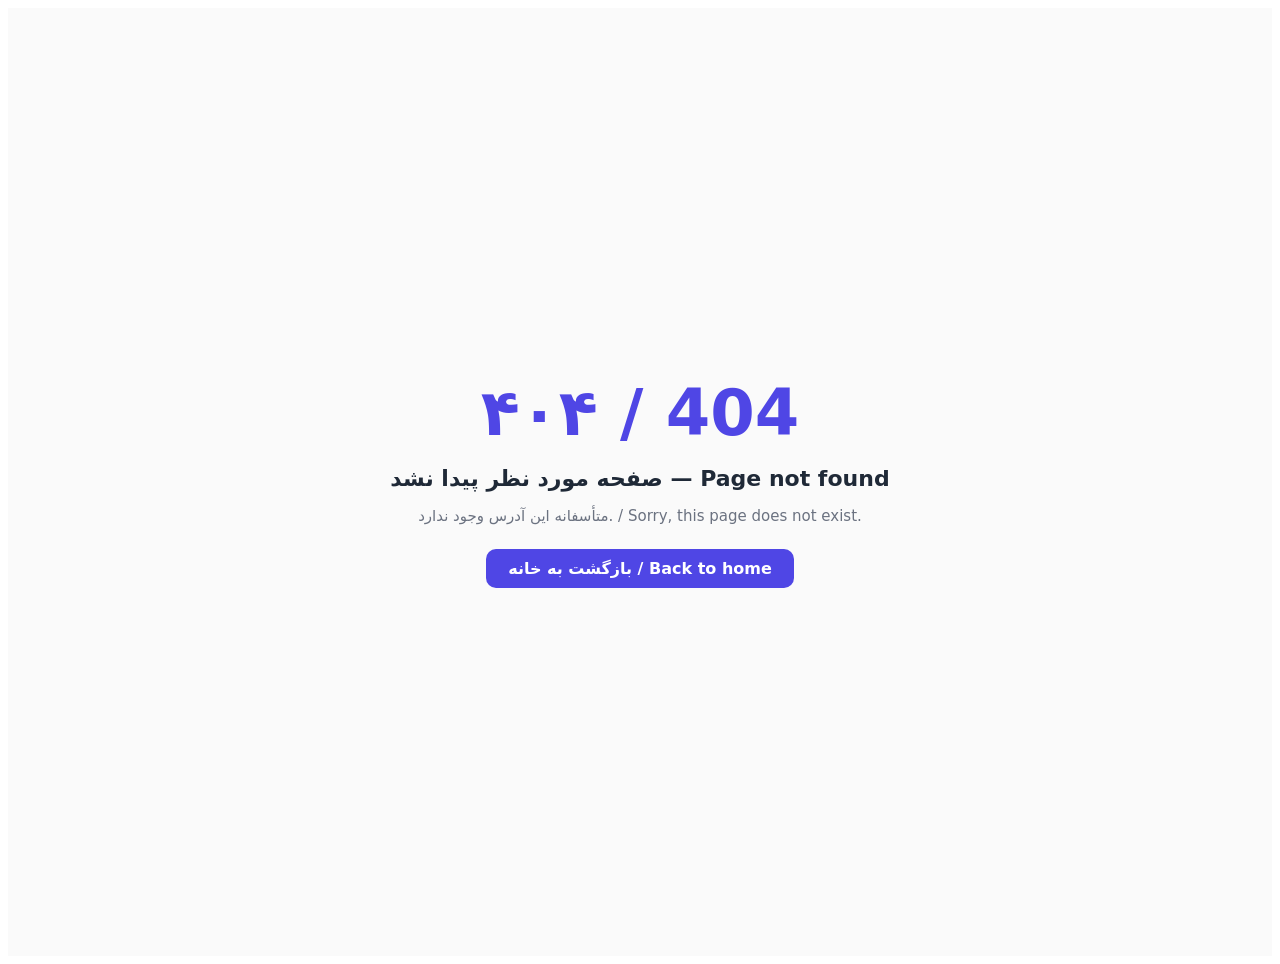
<file: 404/index.html>
<!DOCTYPE html><!--MfWubXOCF454cDWZUGXkq--><html><head><meta charSet="utf-8"/><meta name="viewport" content="width=device-width, initial-scale=1"/><link rel="preload" as="script" fetchPriority="low" href="/_next/static/chunks/364115f0699ab58d.js"/><script src="/_next/static/chunks/40f1846f7d007f42.js" async=""></script><script src="/_next/static/chunks/61118a3616d5c393.js" async=""></script><script src="/_next/static/chunks/de2e26ab072db058.js" async=""></script><script src="/_next/static/chunks/turbopack-4b5c63745ae2422a.js" async=""></script><script src="/_next/static/chunks/ff1a16fafef87110.js" async=""></script><script src="/_next/static/chunks/d2be314c3ece3fbe.js" async=""></script><script src="/_next/static/chunks/744355e03808d4c7.js" async=""></script><link rel="preload" href="https://www.googletagmanager.com/gtag/js?id=G-X01FB90M4Y" as="script"/><meta name="robots" content="noindex"/><meta name="next-size-adjust" content=""/><script src="/_next/static/chunks/a6dad97d9634a72d.js" noModule=""></script></head><body><div hidden=""><!--$--><!--/$--></div><div style="min-height:100vh;display:flex;flex-direction:column;align-items:center;justify-content:center;gap:16px;font-family:system-ui, -apple-system, &#x27;Vazirmatn&#x27;, sans-serif;background:#fafafa;color:#1f2937;text-align:center;padding:24px"><p style="font-size:64px;font-weight:800;margin:0;color:#4f46e5">۴۰۴ / 404</p><h1 style="font-size:22px;margin:0">صفحه مورد نظر پیدا نشد — Page not found</h1><p style="font-size:15px;color:#6b7280;margin:0">متأسفانه این آدرس وجود ندارد. / Sorry, this page does not exist.</p><a href="/" style="margin-top:8px;padding:10px 22px;border-radius:10px;background:#4f46e5;color:#fff;text-decoration:none;font-weight:600">بازگشت به خانه / Back to home</a></div><!--$--><!--/$--><script src="/_next/static/chunks/364115f0699ab58d.js" id="_R_" async=""></script><script>(self.__next_f=self.__next_f||[]).push([0])</script><script>self.__next_f.push([1,"1:\"$Sreact.fragment\"\n2:I[39756,[\"/_next/static/chunks/ff1a16fafef87110.js\",\"/_next/static/chunks/d2be314c3ece3fbe.js\"],\"default\"]\n3:I[37457,[\"/_next/static/chunks/ff1a16fafef87110.js\",\"/_next/static/chunks/d2be314c3ece3fbe.js\"],\"default\"]\n4:I[79520,[\"/_next/static/chunks/ff1a16fafef87110.js\",\"/_next/static/chunks/d2be314c3ece3fbe.js\",\"/_next/static/chunks/744355e03808d4c7.js\"],\"\"]\n5:I[97367,[\"/_next/static/chunks/ff1a16fafef87110.js\",\"/_next/static/chunks/d2be314c3ece3fbe.js\"],\"OutletBoundary\"]\n6:\"$Sreact.suspense\"\n8:I[97367,[\"/_next/static/chunks/ff1a16fafef87110.js\",\"/_next/static/chunks/d2be314c3ece3fbe.js\"],\"ViewportBoundary\"]\na:I[97367,[\"/_next/static/chunks/ff1a16fafef87110.js\",\"/_next/static/chunks/d2be314c3ece3fbe.js\"],\"MetadataBoundary\"]\nc:I[68027,[\"/_next/static/chunks/ff1a16fafef87110.js\",\"/_next/static/chunks/d2be314c3ece3fbe.js\"],\"default\"]\n"])</script><script>self.__next_f.push([1,"0:{\"P\":null,\"b\":\"MfWubXOCF454cDWZUGXkq\",\"c\":[\"\",\"_not-found\",\"\"],\"q\":\"\",\"i\":false,\"f\":[[[\"\",{\"children\":[\"/_not-found\",{\"children\":[\"__PAGE__\",{}]}]},\"$undefined\",\"$undefined\",true],[[\"$\",\"$1\",\"c\",{\"children\":[[[\"$\",\"script\",\"script-0\",{\"src\":\"/_next/static/chunks/ff1a16fafef87110.js\",\"async\":true,\"nonce\":\"$undefined\"}],[\"$\",\"script\",\"script-1\",{\"src\":\"/_next/static/chunks/d2be314c3ece3fbe.js\",\"async\":true,\"nonce\":\"$undefined\"}]],[\"$\",\"html\",null,{\"children\":[\"$\",\"body\",null,{\"children\":[\"$\",\"$L2\",null,{\"parallelRouterKey\":\"children\",\"error\":\"$undefined\",\"errorStyles\":\"$undefined\",\"errorScripts\":\"$undefined\",\"template\":[\"$\",\"$L3\",null,{}],\"templateStyles\":\"$undefined\",\"templateScripts\":\"$undefined\",\"notFound\":[[\"$\",\"div\",null,{\"style\":{\"minHeight\":\"100vh\",\"display\":\"flex\",\"flexDirection\":\"column\",\"alignItems\":\"center\",\"justifyContent\":\"center\",\"gap\":16,\"fontFamily\":\"system-ui, -apple-system, 'Vazirmatn', sans-serif\",\"background\":\"#fafafa\",\"color\":\"#1f2937\",\"textAlign\":\"center\",\"padding\":24},\"children\":[[\"$\",\"p\",null,{\"style\":{\"fontSize\":64,\"fontWeight\":800,\"margin\":0,\"color\":\"#4f46e5\"},\"children\":\"۴۰۴ / 404\"}],[\"$\",\"h1\",null,{\"style\":{\"fontSize\":22,\"margin\":0},\"children\":\"صفحه مورد نظر پیدا نشد — Page not found\"}],[\"$\",\"p\",null,{\"style\":{\"fontSize\":15,\"color\":\"#6b7280\",\"margin\":0},\"children\":\"متأسفانه این آدرس وجود ندارد. / Sorry, this page does not exist.\"}],[\"$\",\"a\",null,{\"href\":\"/\",\"style\":{\"marginTop\":8,\"padding\":\"10px 22px\",\"borderRadius\":10,\"background\":\"#4f46e5\",\"color\":\"#fff\",\"textDecoration\":\"none\",\"fontWeight\":600},\"children\":\"بازگشت به خانه / Back to home\"}],[\"$\",\"$L4\",null,{\"src\":\"https://www.googletagmanager.com/gtag/js?id=G-X01FB90M4Y\",\"strategy\":\"afterInteractive\"}],[\"$\",\"$L4\",null,{\"id\":\"ga4-404\",\"strategy\":\"afterInteractive\",\"children\":\"\\n          window.dataLayer = window.dataLayer || [];\\n          function gtag(){dataLayer.push(arguments);}\\n          gtag('js', new Date());\\n          gtag('config', 'G-X01FB90M4Y');\\n        \"}]]}],[]],\"forbidden\":\"$undefined\",\"unauthorized\":\"$undefined\"}]}]}]]}],{\"children\":[[\"$\",\"$1\",\"c\",{\"children\":[null,[\"$\",\"$L2\",null,{\"parallelRouterKey\":\"children\",\"error\":\"$undefined\",\"errorStyles\":\"$undefined\",\"errorScripts\":\"$undefined\",\"template\":[\"$\",\"$L3\",null,{}],\"templateStyles\":\"$undefined\",\"templateScripts\":\"$undefined\",\"notFound\":\"$undefined\",\"forbidden\":\"$undefined\",\"unauthorized\":\"$undefined\"}]]}],{\"children\":[[\"$\",\"$1\",\"c\",{\"children\":[[\"$\",\"div\",null,{\"style\":{\"minHeight\":\"100vh\",\"display\":\"flex\",\"flexDirection\":\"column\",\"alignItems\":\"center\",\"justifyContent\":\"center\",\"gap\":16,\"fontFamily\":\"system-ui, -apple-system, 'Vazirmatn', sans-serif\",\"background\":\"#fafafa\",\"color\":\"#1f2937\",\"textAlign\":\"center\",\"padding\":24},\"children\":[[\"$\",\"p\",null,{\"style\":{\"fontSize\":64,\"fontWeight\":800,\"margin\":0,\"color\":\"#4f46e5\"},\"children\":\"۴۰۴ / 404\"}],[\"$\",\"h1\",null,{\"style\":{\"fontSize\":22,\"margin\":0},\"children\":\"صفحه مورد نظر پیدا نشد — Page not found\"}],[\"$\",\"p\",null,{\"style\":{\"fontSize\":15,\"color\":\"#6b7280\",\"margin\":0},\"children\":\"متأسفانه این آدرس وجود ندارد. / Sorry, this page does not exist.\"}],[\"$\",\"a\",null,{\"href\":\"/\",\"style\":{\"marginTop\":8,\"padding\":\"10px 22px\",\"borderRadius\":10,\"background\":\"#4f46e5\",\"color\":\"#fff\",\"textDecoration\":\"none\",\"fontWeight\":600},\"children\":\"بازگشت به خانه / Back to home\"}],[\"$\",\"$L4\",null,{\"src\":\"https://www.googletagmanager.com/gtag/js?id=G-X01FB90M4Y\",\"strategy\":\"afterInteractive\"}],[\"$\",\"$L4\",null,{\"id\":\"ga4-404\",\"strategy\":\"afterInteractive\",\"children\":\"\\n          window.dataLayer = window.dataLayer || [];\\n          function gtag(){dataLayer.push(arguments);}\\n          gtag('js', new Date());\\n          gtag('config', 'G-X01FB90M4Y');\\n        \"}]]}],[[\"$\",\"script\",\"script-0\",{\"src\":\"/_next/static/chunks/744355e03808d4c7.js\",\"async\":true,\"nonce\":\"$undefined\"}]],[\"$\",\"$L5\",null,{\"children\":[\"$\",\"$6\",null,{\"name\":\"Next.MetadataOutlet\",\"children\":\"$@7\"}]}]]}],{},null,false,false]},null,false,false]},null,false,false],[\"$\",\"$1\",\"h\",{\"children\":[[\"$\",\"meta\",null,{\"name\":\"robots\",\"content\":\"noindex\"}],[\"$\",\"$L8\",null,{\"children\":\"$L9\"}],[\"$\",\"div\",null,{\"hidden\":true,\"children\":[\"$\",\"$La\",null,{\"children\":[\"$\",\"$6\",null,{\"name\":\"Next.Metadata\",\"children\":\"$Lb\"}]}]}],[\"$\",\"meta\",null,{\"name\":\"next-size-adjust\",\"content\":\"\"}]]}],false]],\"m\":\"$undefined\",\"G\":[\"$c\",\"$undefined\"],\"S\":true}\n"])</script><script>self.__next_f.push([1,"9:[[\"$\",\"meta\",\"0\",{\"charSet\":\"utf-8\"}],[\"$\",\"meta\",\"1\",{\"name\":\"viewport\",\"content\":\"width=device-width, initial-scale=1\"}]]\n"])</script><script>self.__next_f.push([1,"7:null\nb:[]\n"])</script></body></html>
</file>
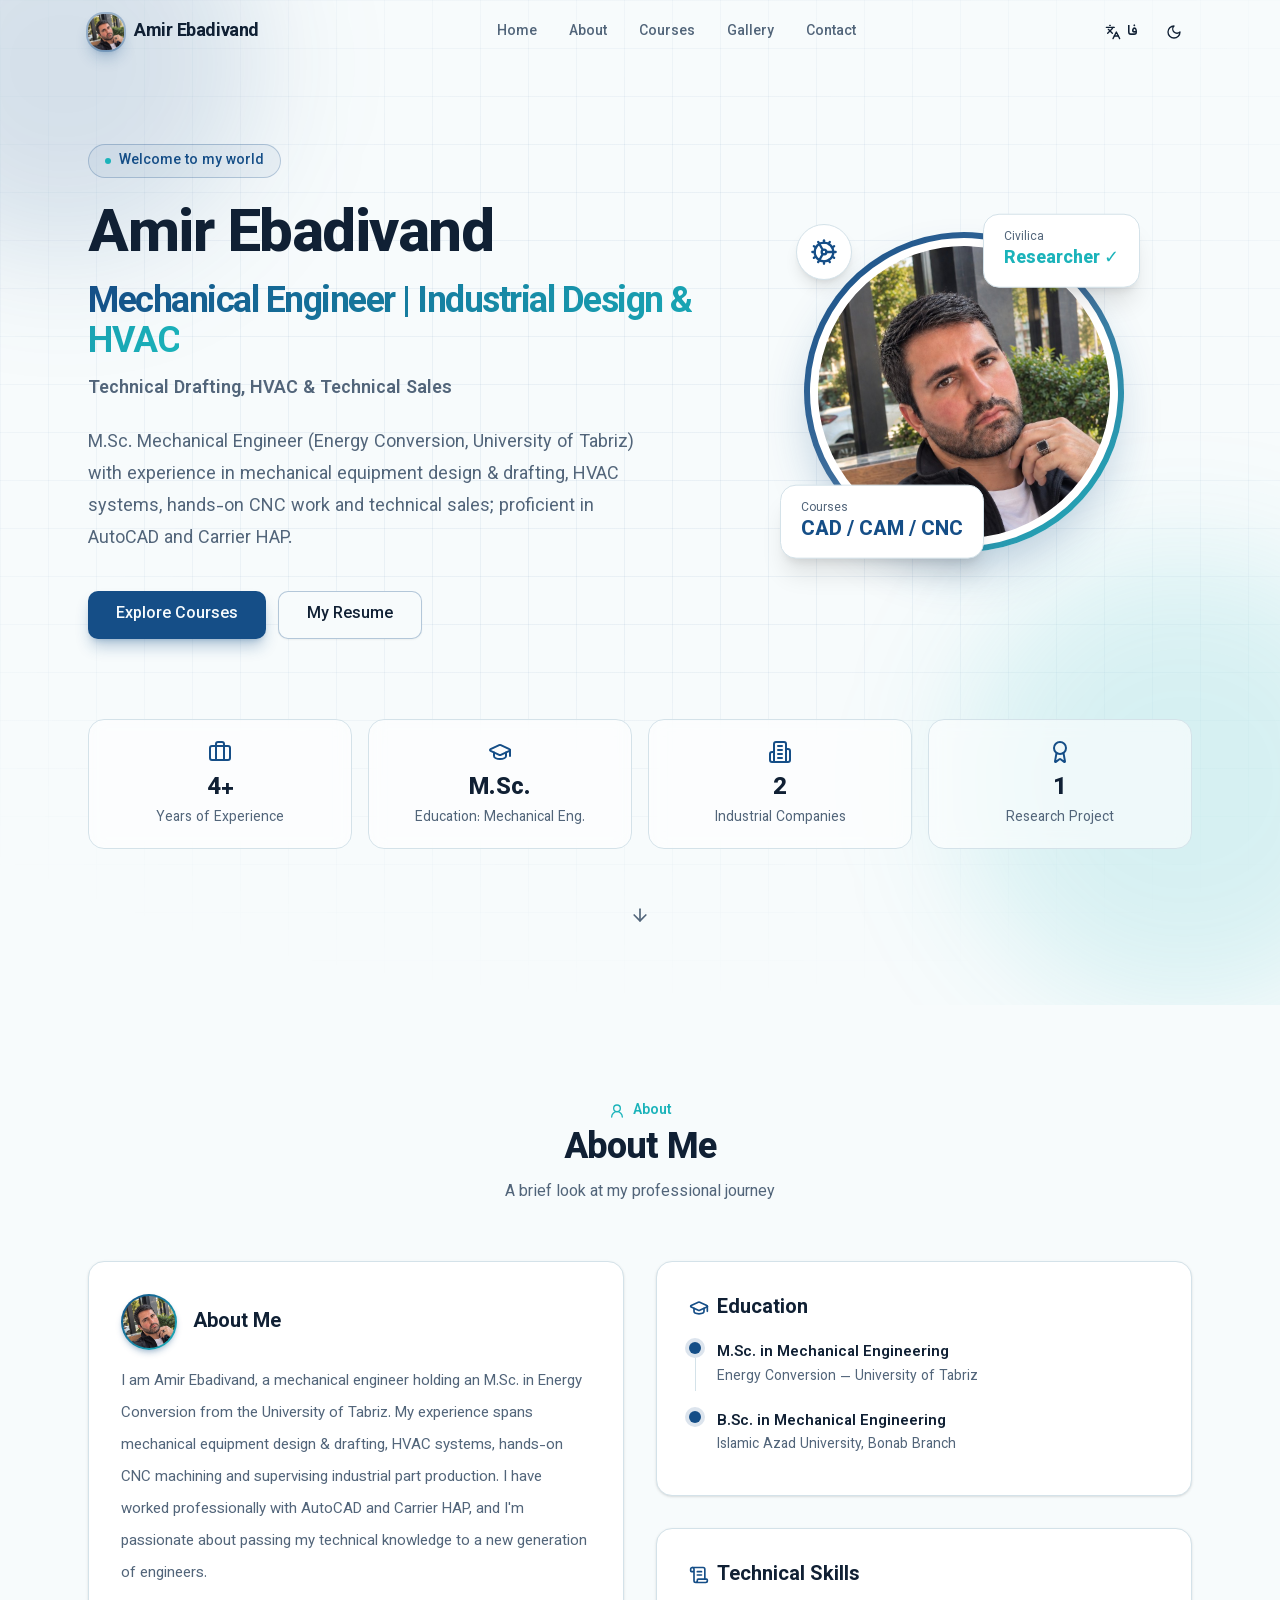
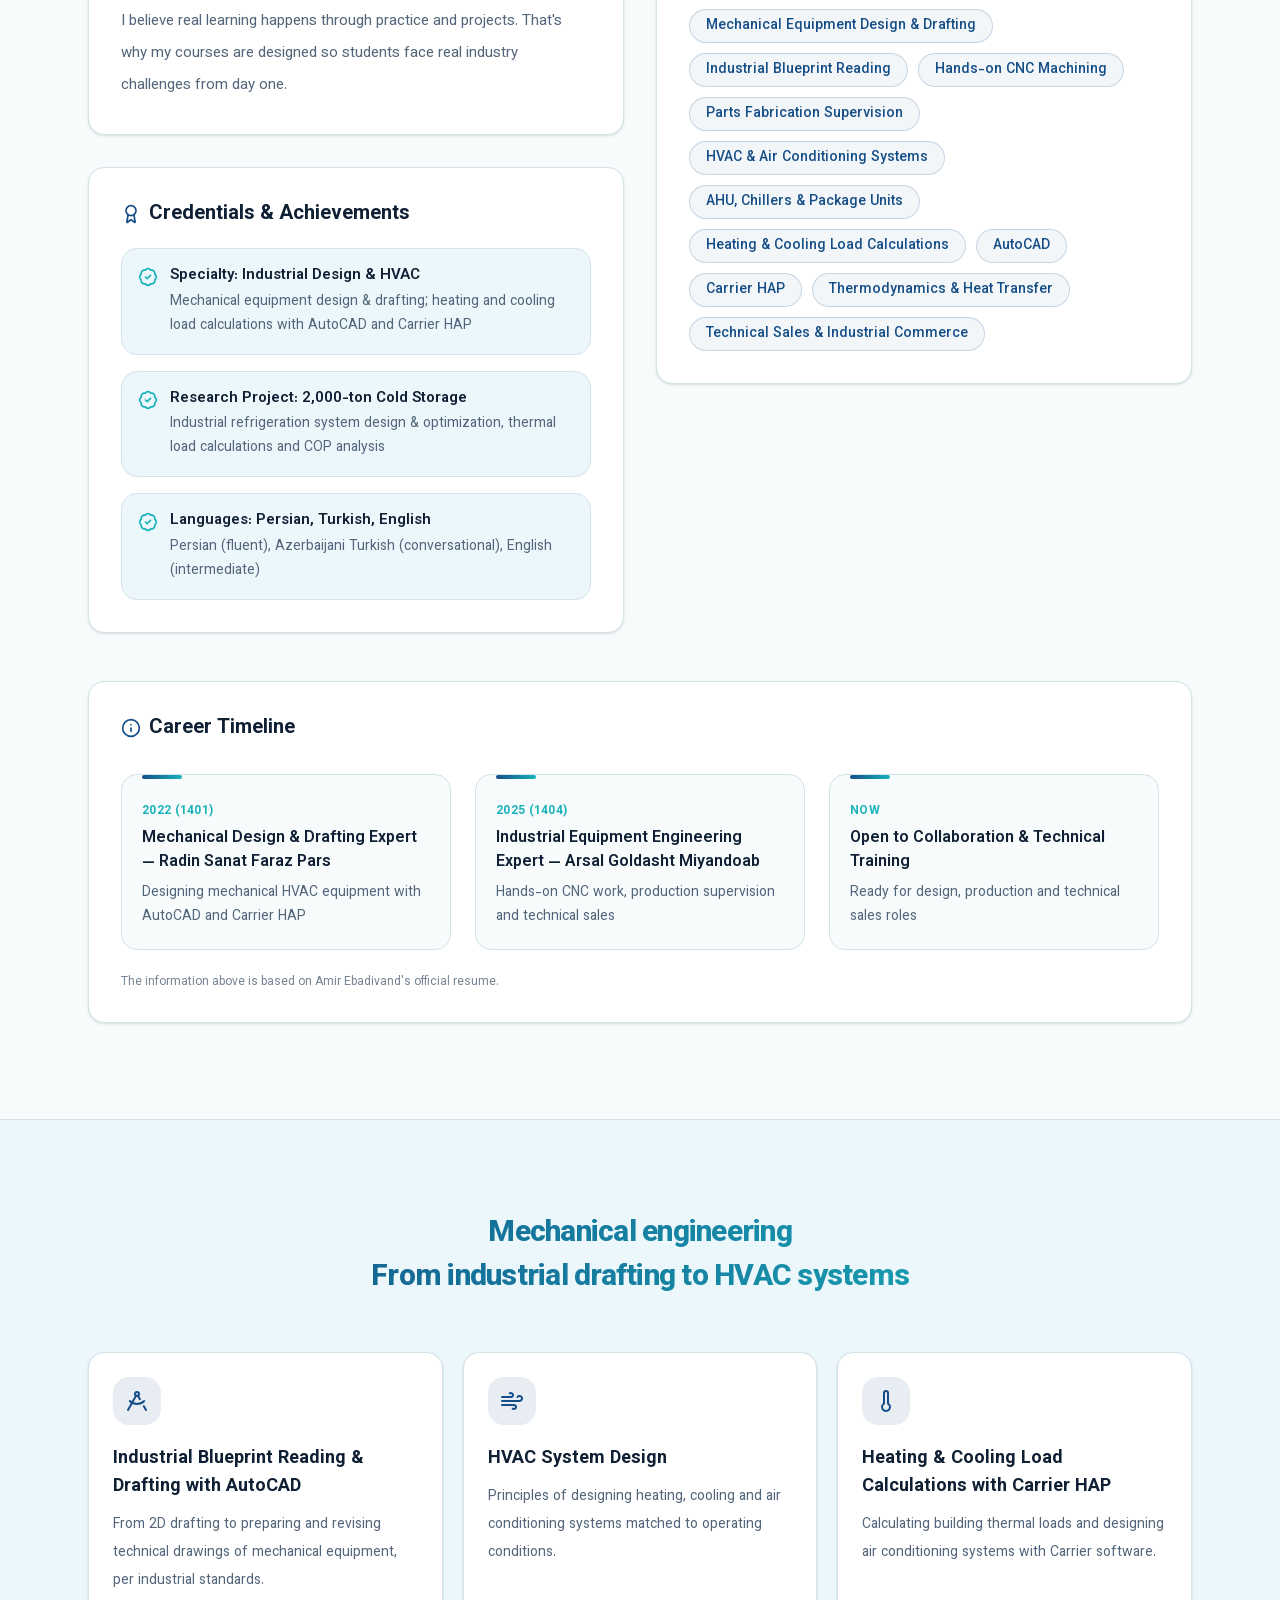
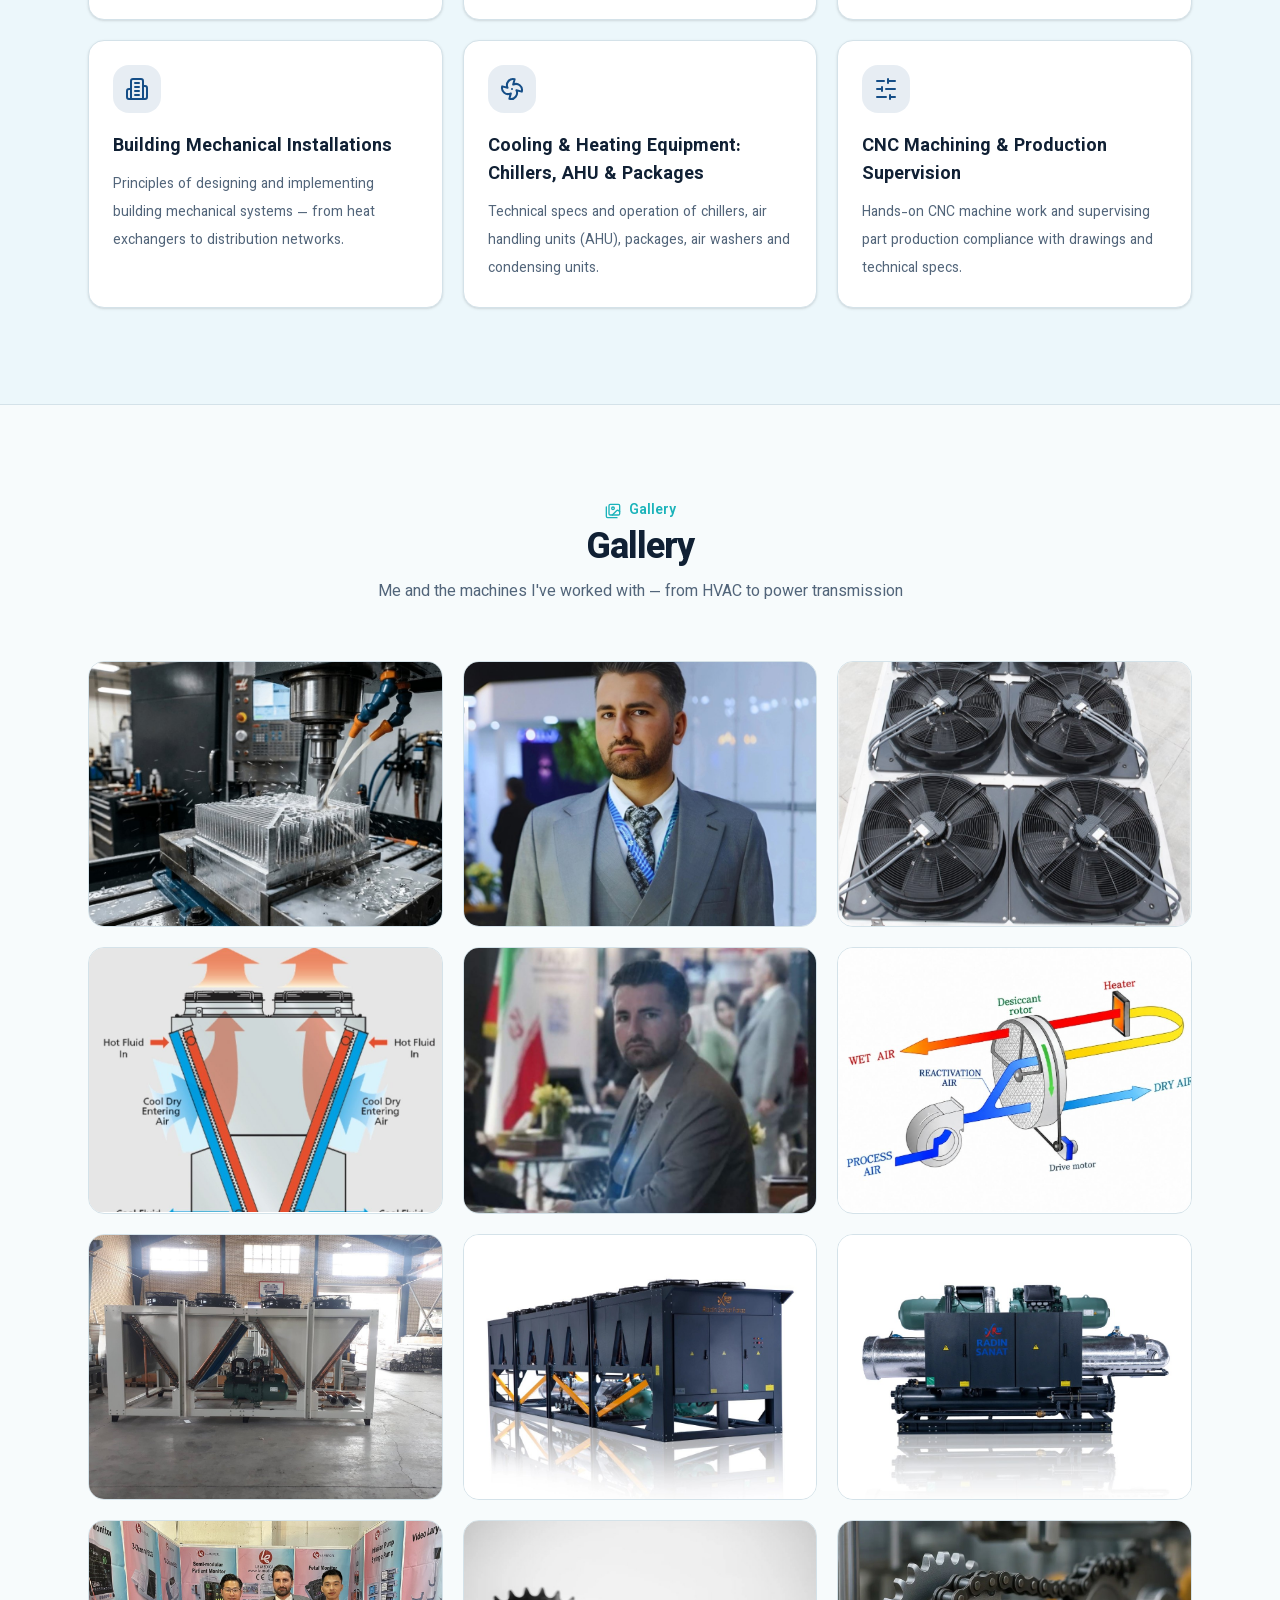
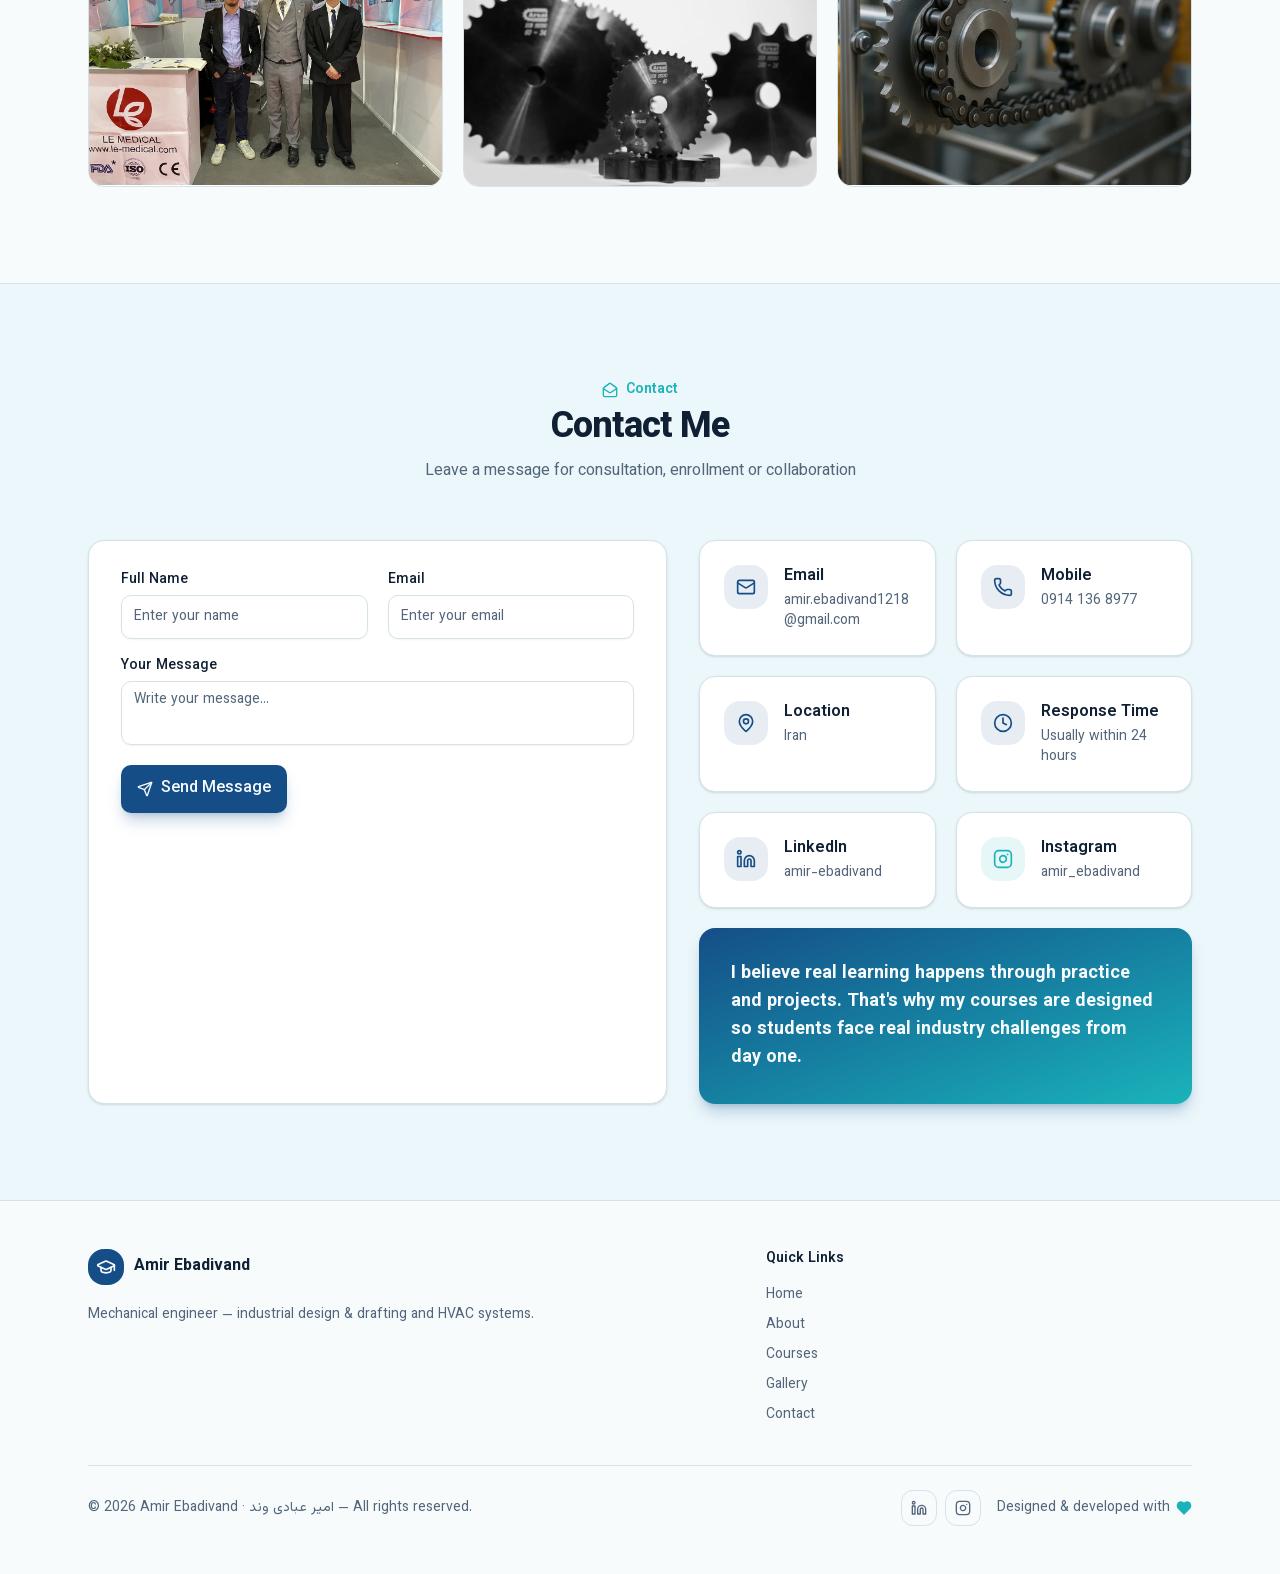
<file: en/index.html>
<!DOCTYPE html><html lang="en"><head><meta charset="utf-8"><meta name="viewport" content="width=device-width, initial-scale=1"><link rel="canonical" href="https://amir-ebadivand.github.io/"><meta name="robots" content="noindex"><title>Redirecting… | Amir Ebadivand</title><meta http-equiv="refresh" content="0; url=/"><script>location.replace("/");</script></head><body><p>Redirecting to <a href="/">https://amir-ebadivand.github.io/</a> — the English version now lives at the root of this site.</p></body></html>
</file>
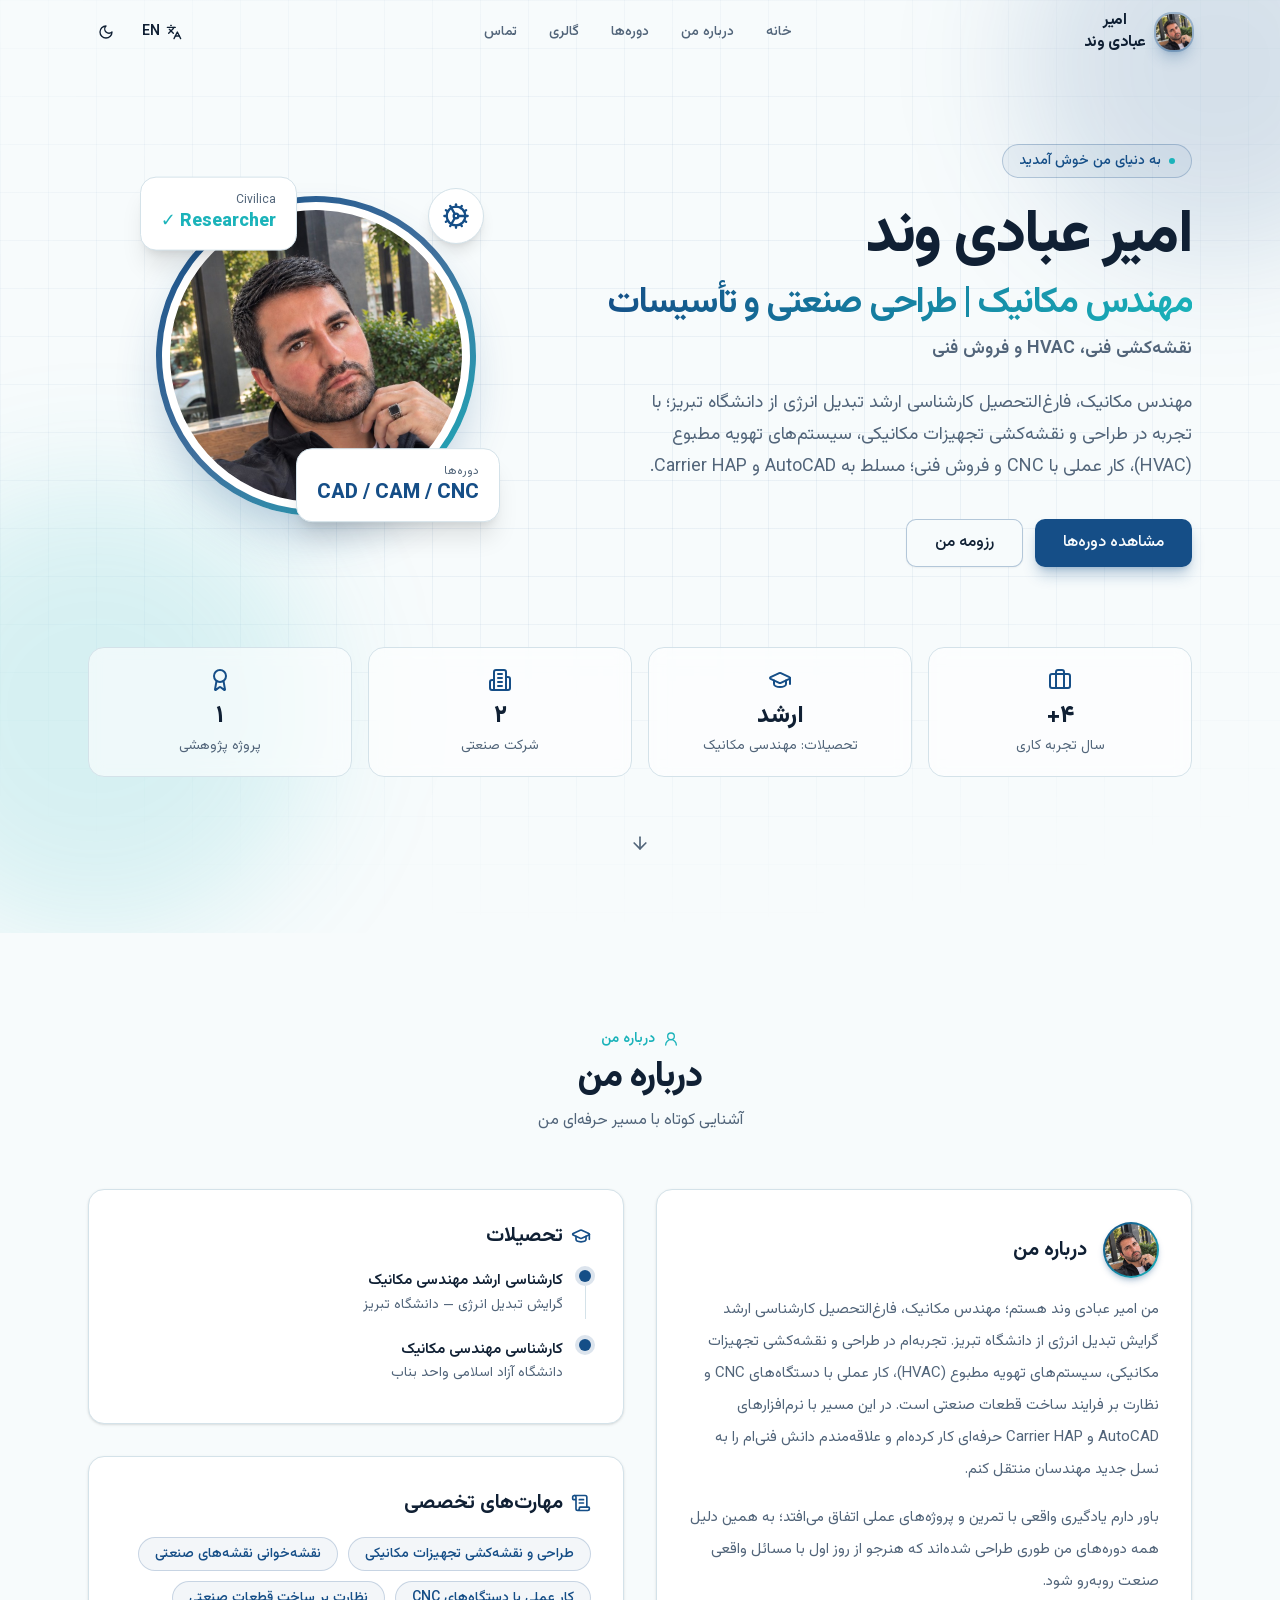
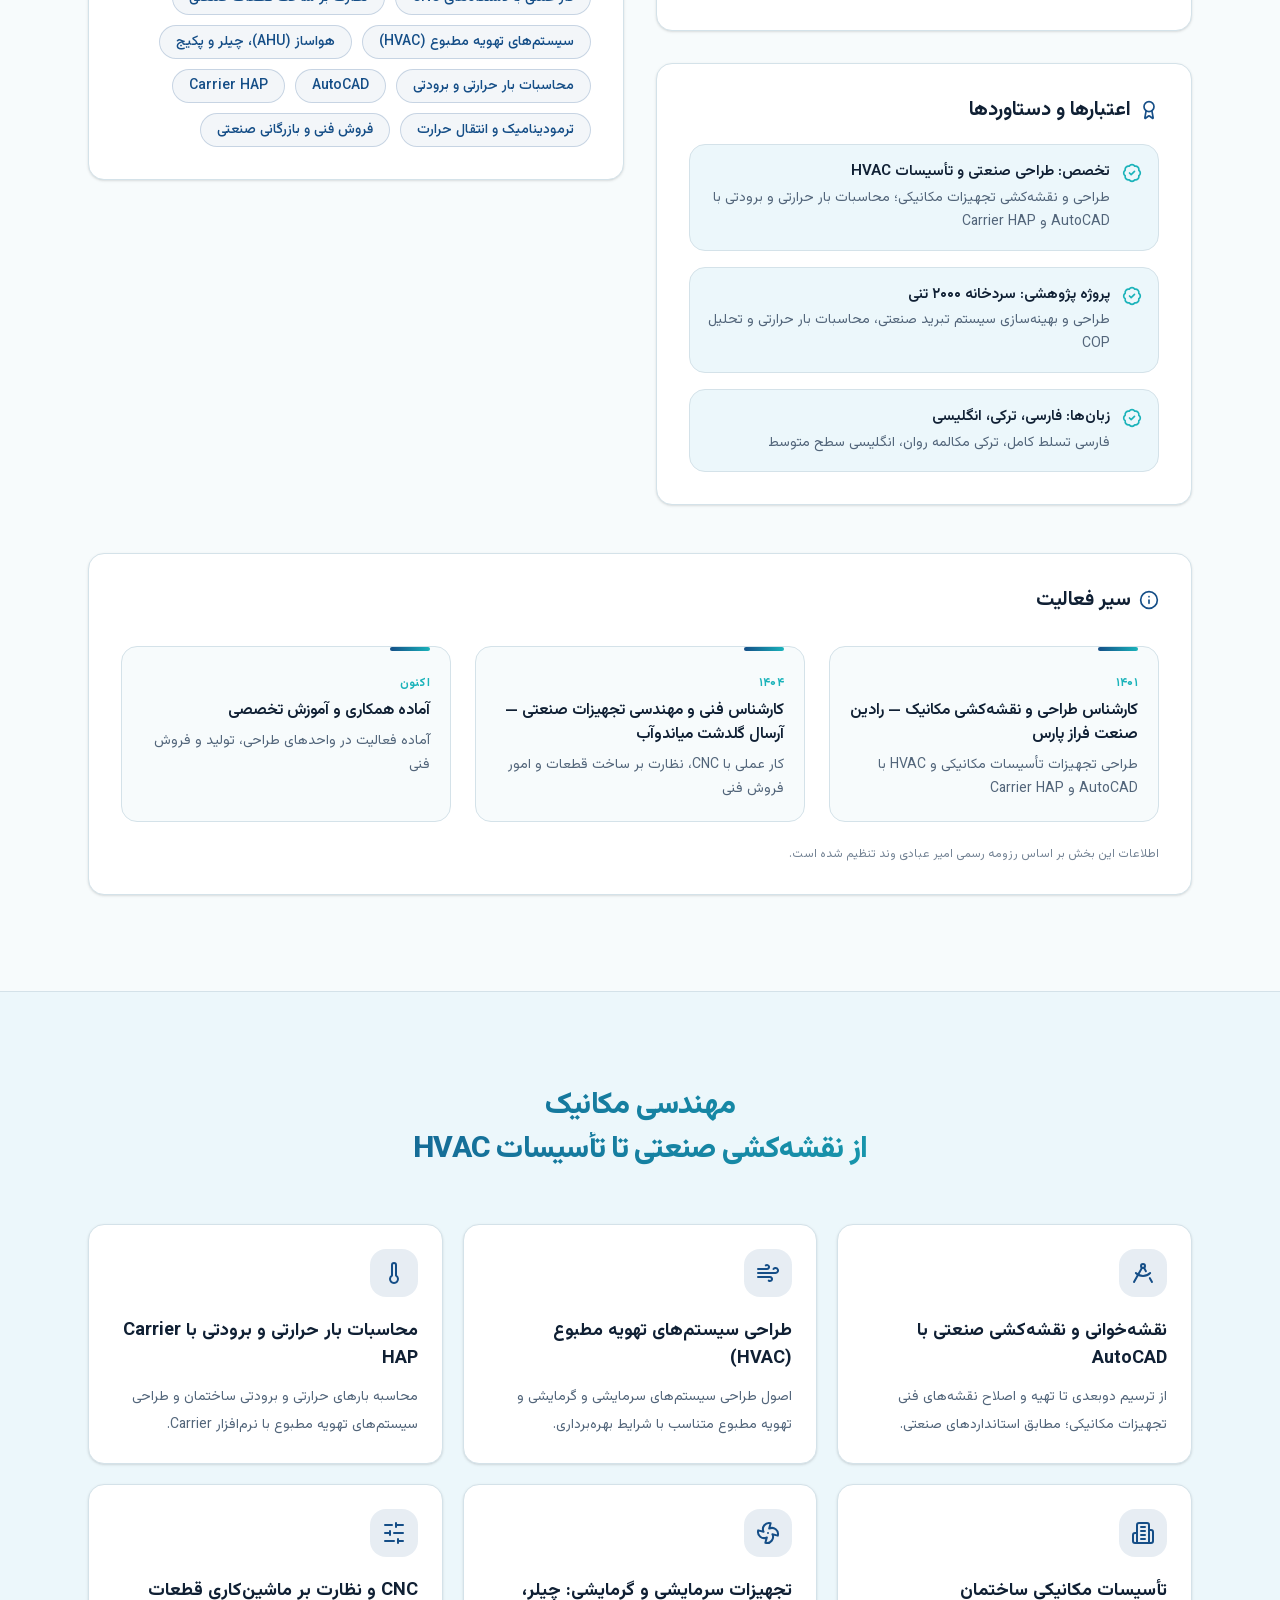
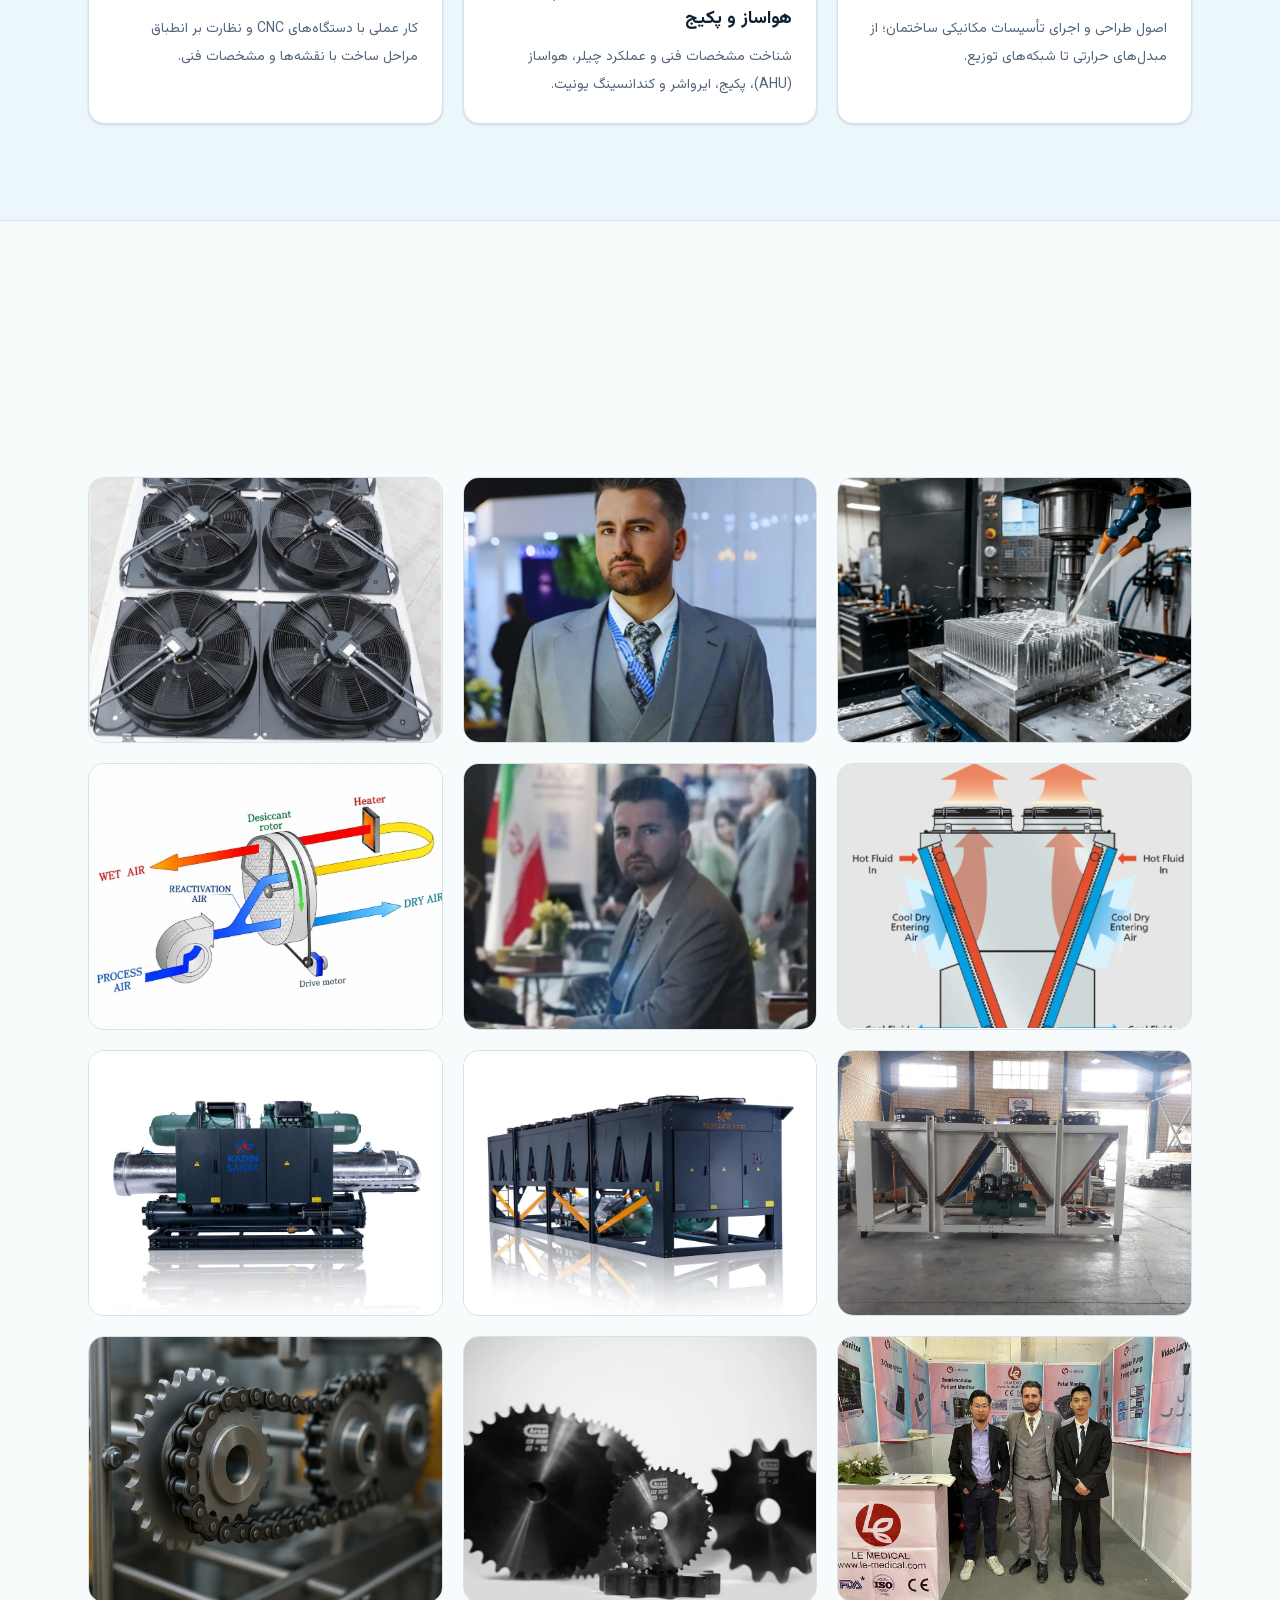
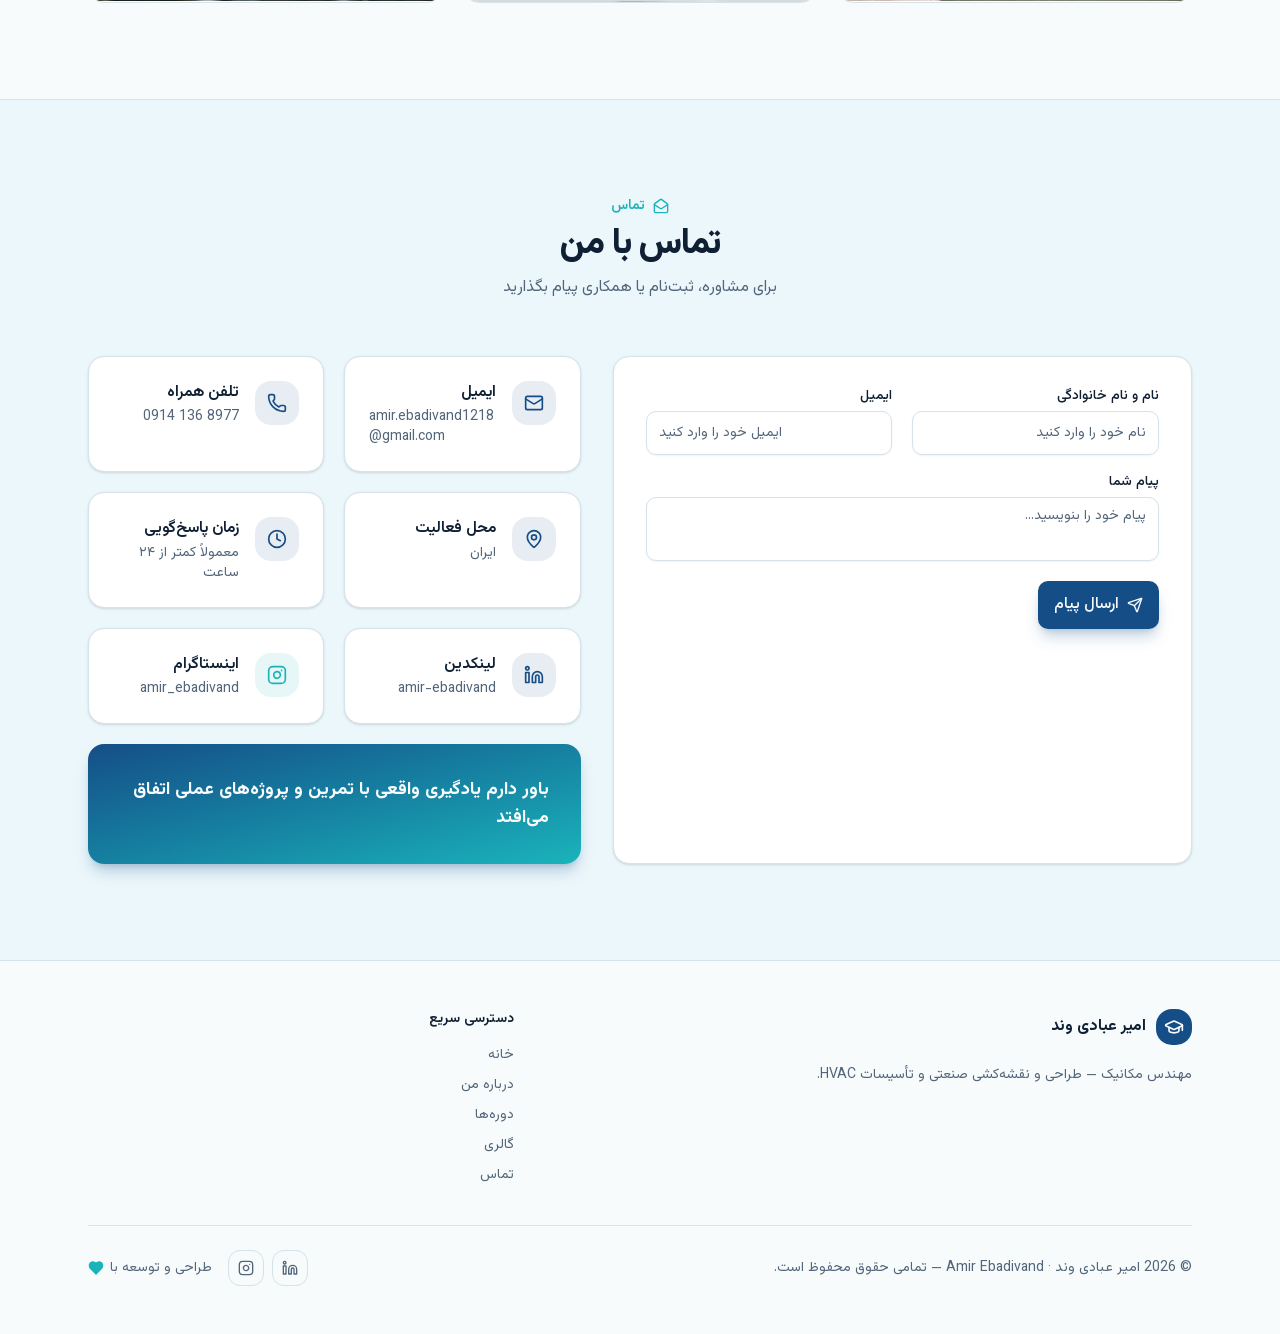
<file: fa/index.html>
<!DOCTYPE html><!--MfWubXOCF454cDWZUGXkq--><html lang="fa" dir="rtl"><head><meta charSet="utf-8"/><meta name="viewport" content="width=device-width, initial-scale=1"/><link rel="preload" href="/_next/static/media/ec8f59eafded4799-s.p.bd0c2d26.woff2" as="font" crossorigin="" type="font/woff2"/><link rel="preload" href="/_next/static/media/f1d25eabcf1db66d-s.p.c041a43b.woff2" as="font" crossorigin="" type="font/woff2"/><link rel="preload" as="image" href="/images/amir-portrait.jpg"/><link rel="stylesheet" href="/_next/static/chunks/aabe3962b85a205f.css" data-precedence="next"/><link rel="stylesheet" href="/_next/static/chunks/ba5c04257b9ccfb4.css" data-precedence="next"/><link rel="preload" as="script" fetchPriority="low" href="/_next/static/chunks/364115f0699ab58d.js"/><script src="/_next/static/chunks/40f1846f7d007f42.js" async=""></script><script src="/_next/static/chunks/61118a3616d5c393.js" async=""></script><script src="/_next/static/chunks/de2e26ab072db058.js" async=""></script><script src="/_next/static/chunks/turbopack-4b5c63745ae2422a.js" async=""></script><script src="/_next/static/chunks/ff1a16fafef87110.js" async=""></script><script src="/_next/static/chunks/d2be314c3ece3fbe.js" async=""></script><script src="/_next/static/chunks/eee090945538599b.js" async=""></script><script src="/_next/static/chunks/2362fcc2553a97dc.js" async=""></script><script src="/_next/static/chunks/a8250b12aafcfa61.js" async=""></script><link rel="preload" href="https://www.googletagmanager.com/gtag/js?id=G-X01FB90M4Y" as="script"/><meta name="next-size-adjust" content=""/><title>امیر عبادی‌وند | مهندس مکانیک — طراحی صنعتی و تأسیسات HVAC</title><meta name="description" content="وب‌سایت شخصی امیر عبادی‌وند (Amir Ebadivand)، مهندس مکانیک و فارغ‌التحصیل کارشناسی ارشد تبدیل انرژی دانشگاه تبریز؛ طراحی و نقشه‌کشی تجهیزات مکانیکی، تأسیسات تهویه مطبوع (HVAC)، طراحی سردخانه، CNC و فروش فنی؛ مدرس دوره‌های تخصصی مهندسی مکانیک."/><meta name="author" content="Amir Ebadivand"/><meta name="keywords" content="امیر عبادی وند,مهندس مکانیک,طراحی و نقشه‌کشی صنعتی,تأسیسات مکانیکی,تهویه مطبوع,HVAC,AutoCAD,Carrier HAP,سردخانه,دانشگاه تبریز,دوره نقشه‌کشی صنعتی,آموزش AutoCAD,تبدیل انرژی,Amir Ebadivand,Mechanical Engineer"/><meta name="robots" content="index, follow"/><link rel="canonical" href="https://amir-ebadivand.github.io/fa/"/><link rel="alternate" hrefLang="fa-IR" href="https://amir-ebadivand.github.io/fa/"/><link rel="alternate" hrefLang="en" href="https://amir-ebadivand.github.io/"/><link rel="alternate" hrefLang="x-default" href="https://amir-ebadivand.github.io/"/><meta property="og:title" content="امیر عبادی‌وند | مهندس مکانیک — طراحی صنعتی و تأسیسات HVAC"/><meta property="og:description" content="وب‌سایت شخصی امیر عبادی‌وند (Amir Ebadivand)، مهندس مکانیک و فارغ‌التحصیل کارشناسی ارشد تبدیل انرژی دانشگاه تبریز؛ طراحی و نقشه‌کشی تجهیزات مکانیکی، تأسیسات تهویه مطبوع (HVAC)، طراحی سردخانه، CNC و فروش فنی؛ مدرس دوره‌های تخصصی مهندسی مکانیک."/><meta property="og:url" content="https://amir-ebadivand.github.io/fa/"/><meta property="og:site_name" content="امیر عبادی‌وند | Amir Ebadivand"/><meta property="og:locale" content="fa_IR"/><meta property="og:image" content="https://amir-ebadivand.github.io/images/og-banner.jpg"/><meta property="og:image:width" content="1200"/><meta property="og:image:height" content="630"/><meta property="og:image:alt" content="امیر عبادی‌وند — مهندس مکانیک؛ طراحی صنعتی و تأسیسات HVAC"/><meta property="og:locale:alternate" content="en_US"/><meta property="og:type" content="website"/><meta name="twitter:card" content="summary_large_image"/><meta name="twitter:title" content="امیر عبادی‌وند | مهندس مکانیک — طراحی صنعتی و تأسیسات HVAC"/><meta name="twitter:description" content="وب‌سایت شخصی امیر عبادی‌وند (Amir Ebadivand)، مهندس مکانیک و فارغ‌التحصیل کارشناسی ارشد تبدیل انرژی دانشگاه تبریز؛ طراحی و نقشه‌کشی تجهیزات مکانیکی، تأسیسات تهویه مطبوع (HVAC)، طراحی سردخانه، CNC و فروش فنی؛ مدرس دوره‌های تخصصی مهندسی مکانیک."/><meta name="twitter:image" content="https://amir-ebadivand.github.io/images/og-banner.jpg"/><link rel="icon" href="/images/amir-portrait.jpg"/><script src="/_next/static/chunks/a6dad97d9634a72d.js" noModule=""></script></head><body class="vazirmatn_a64b8e68-module__n2JVUG__variable antialiased bg-background text-foreground font-sans" style="font-family:var(--font-vazirmatn), system-ui, sans-serif"><div hidden=""><!--$--><!--/$--></div><script>((a,b,c,d,e,f,g,h)=>{let i=document.documentElement,j=["light","dark"];function k(b){var c;(Array.isArray(a)?a:[a]).forEach(a=>{let c="class"===a,d=c&&f?e.map(a=>f[a]||a):e;c?(i.classList.remove(...d),i.classList.add(f&&f[b]?f[b]:b)):i.setAttribute(a,b)}),c=b,h&&j.includes(c)&&(i.style.colorScheme=c)}if(d)k(d);else try{let a=localStorage.getItem(b)||c,d=g&&"system"===a?window.matchMedia("(prefers-color-scheme: dark)").matches?"dark":"light":a;k(d)}catch(a){}})("class","theme","light",null,["light","dark"],null,false,true)</script><script type="application/ld+json">{"@context":"https://schema.org","@type":"Person","name":"امیر عبادی‌وند","alternateName":["Amir Ebadivand"],"jobTitle":"مهندس مکانیک — طراحی و نقشه‌کشی صنعتی و تأسیسات HVAC","description":"مهندس مکانیک، ارشد تبدیل انرژی دانشگاه تبریز — طراحی و نقشه‌کشی تجهیزات مکانیکی، HVAC، کار عملی با CNC و فروش فنی؛ مسلط به AutoCAD و Carrier HAP","alumniOf":[{"@type":"CollegeOrUniversity","name":"University of Tabriz"},{"@type":"CollegeOrUniversity","name":"Islamic Azad University, Bonab Branch"}],"knowsAbout":["طراحی مکانیکی","نقشه‌کشی صنعتی","سیستم‌های تهویه مطبوع","HVAC Systems","AutoCAD","Carrier HAP","CNC Machining","تبرید صنعتی","طراحی سردخانه","تبدیل انرژی","فروش فنی"],"knowsLanguage":["Persian","English"],"address":{"@type":"PostalAddress","addressCountry":"IR"},"url":"https://amir-ebadivand.github.io/fa","image":"https://amir-ebadivand.github.io/images/amir-portrait.jpg","sameAs":["https://www.linkedin.com/in/amir-ebadivand-7662b6170","https://www.instagram.com/amir_ebadivand"]}</script><div class="min-h-screen flex flex-col"><header class="fixed top-0 inset-x-0 z-50 transition-all duration-300 bg-transparent" style="opacity:0;transform:translateY(-80px)"><div class="max-w-6xl mx-auto px-4 sm:px-6 h-16 flex items-center justify-between gap-3"><button class="flex items-center gap-2.5 group" aria-label="امیر عبادی وند"><span class="w-9 h-9 rounded-xl overflow-hidden ring-2 ring-primary/30 shadow-lg shadow-primary/30 transition-transform group-hover:scale-105 group-hover:rotate-3"><img alt="" loading="lazy" width="72" height="72" decoding="async" data-nimg="1" class="w-full h-full object-cover" style="color:transparent" src="/images/amir-portrait.jpg"/></span><span class="font-bold text-sm sm:text-base tracking-tight leading-[1.4]"><span class="block">امیر</span><span class="block">عبادی وند</span></span></button><nav class="hidden md:flex items-center gap-1" aria-label="Main"><button class="px-3.5 py-2 rounded-lg text-sm font-medium text-muted-foreground hover:text-foreground hover:bg-secondary transition-colors">خانه</button><button class="px-3.5 py-2 rounded-lg text-sm font-medium text-muted-foreground hover:text-foreground hover:bg-secondary transition-colors">درباره من</button><button class="px-3.5 py-2 rounded-lg text-sm font-medium text-muted-foreground hover:text-foreground hover:bg-secondary transition-colors">دوره‌ها</button><button class="px-3.5 py-2 rounded-lg text-sm font-medium text-muted-foreground hover:text-foreground hover:bg-secondary transition-colors">گالری</button><button class="px-3.5 py-2 rounded-lg text-sm font-medium text-muted-foreground hover:text-foreground hover:bg-secondary transition-colors">تماس</button></nav><div class="flex items-center gap-1.5 sm:gap-2"><button data-slot="button" class="inline-flex items-center justify-center whitespace-nowrap transition-all disabled:pointer-events-none disabled:opacity-50 [&amp;_svg]:pointer-events-none [&amp;_svg:not([class*=&#x27;size-&#x27;])]:size-4 shrink-0 [&amp;_svg]:shrink-0 outline-none focus-visible:border-ring focus-visible:ring-ring/50 focus-visible:ring-[3px] aria-invalid:ring-destructive/20 dark:aria-invalid:ring-destructive/40 aria-invalid:border-destructive hover:bg-accent hover:text-accent-foreground dark:hover:bg-accent/50 rounded-md px-3 has-[&gt;svg]:px-2.5 gap-1.5 text-sm font-semibold h-9" aria-label="Switch language"><svg xmlns="http://www.w3.org/2000/svg" width="24" height="24" viewBox="0 0 24 24" fill="none" stroke="currentColor" stroke-width="2" stroke-linecap="round" stroke-linejoin="round" class="lucide lucide-languages w-4 h-4" aria-hidden="true"><path d="m5 8 6 6"></path><path d="m4 14 6-6 2-3"></path><path d="M2 5h12"></path><path d="M7 2h1"></path><path d="m22 22-5-10-5 10"></path><path d="M14 18h6"></path></svg>EN</button><button data-slot="button" class="inline-flex items-center justify-center gap-2 whitespace-nowrap rounded-md text-sm font-medium transition-all disabled:pointer-events-none disabled:opacity-50 [&amp;_svg]:pointer-events-none [&amp;_svg:not([class*=&#x27;size-&#x27;])]:size-4 shrink-0 [&amp;_svg]:shrink-0 outline-none focus-visible:border-ring focus-visible:ring-ring/50 focus-visible:ring-[3px] aria-invalid:ring-destructive/20 dark:aria-invalid:ring-destructive/40 aria-invalid:border-destructive hover:bg-accent hover:text-accent-foreground dark:hover:bg-accent/50 size-9 h-9 w-9" aria-label="تغییر حالت شب/روز"><svg xmlns="http://www.w3.org/2000/svg" width="24" height="24" viewBox="0 0 24 24" fill="none" stroke="currentColor" stroke-width="2" stroke-linecap="round" stroke-linejoin="round" class="lucide lucide-sun hidden dark:block w-[18px] h-[18px]" aria-hidden="true"><circle cx="12" cy="12" r="4"></circle><path d="M12 2v2"></path><path d="M12 20v2"></path><path d="m4.93 4.93 1.41 1.41"></path><path d="m17.66 17.66 1.41 1.41"></path><path d="M2 12h2"></path><path d="M20 12h2"></path><path d="m6.34 17.66-1.41 1.41"></path><path d="m19.07 4.93-1.41 1.41"></path></svg><svg xmlns="http://www.w3.org/2000/svg" width="24" height="24" viewBox="0 0 24 24" fill="none" stroke="currentColor" stroke-width="2" stroke-linecap="round" stroke-linejoin="round" class="lucide lucide-moon block dark:hidden w-[18px] h-[18px]" aria-hidden="true"><path d="M12 3a6 6 0 0 0 9 9 9 9 0 1 1-9-9Z"></path></svg></button><button data-slot="button" class="inline-flex items-center justify-center gap-2 whitespace-nowrap rounded-md text-sm font-medium transition-all disabled:pointer-events-none disabled:opacity-50 [&amp;_svg]:pointer-events-none [&amp;_svg:not([class*=&#x27;size-&#x27;])]:size-4 shrink-0 [&amp;_svg]:shrink-0 outline-none focus-visible:border-ring focus-visible:ring-ring/50 focus-visible:ring-[3px] aria-invalid:ring-destructive/20 dark:aria-invalid:ring-destructive/40 aria-invalid:border-destructive hover:bg-accent hover:text-accent-foreground dark:hover:bg-accent/50 size-9 h-9 w-9 md:hidden" aria-label="Menu"><svg xmlns="http://www.w3.org/2000/svg" width="24" height="24" viewBox="0 0 24 24" fill="none" stroke="currentColor" stroke-width="2" stroke-linecap="round" stroke-linejoin="round" class="lucide lucide-menu w-5 h-5" aria-hidden="true"><path d="M4 12h16"></path><path d="M4 18h16"></path><path d="M4 6h16"></path></svg></button></div></div></header><main class="flex-1"><section id="home" class="relative min-h-screen flex items-center overflow-hidden pt-16"><div class="absolute inset-0 hero-grid pointer-events-none" aria-hidden="true"></div><div class="absolute -top-32 -start-32 w-96 h-96 rounded-full bg-primary/15 blur-3xl pointer-events-none" aria-hidden="true"></div><div class="absolute bottom-0 -end-32 w-[28rem] h-[28rem] rounded-full bg-accent/15 blur-3xl pointer-events-none" aria-hidden="true"></div><div class="relative max-w-6xl mx-auto px-4 sm:px-6 py-20 w-full"><div class="grid lg:grid-cols-[1.15fr_0.85fr] gap-12 lg:gap-8 items-center"><div class="text-center lg:text-start"><div class="lg:hidden flex justify-center mb-8" style="opacity:0;transform:translateY(28px)"><div class="w-36 h-36 rounded-full bg-gradient-to-br from-primary via-primary/80 to-accent p-1 shadow-xl shadow-primary/25"><div class="w-full h-full rounded-full bg-card p-1"><img alt="امیر عبادی وند" loading="lazy" width="144" height="144" decoding="async" data-nimg="1" class="w-full h-full rounded-full object-cover" style="color:transparent" src="/images/amir-portrait.jpg"/></div></div></div><p class="inline-flex items-center gap-2 rounded-full border border-primary/25 bg-primary/5 px-4 py-1.5 text-sm font-medium text-primary mb-6" style="opacity:0;transform:translateY(28px)"><span class="w-1.5 h-1.5 rounded-full bg-accent animate-pulse"></span>به دنیای من خوش آمدید</p><h1 class="text-4xl sm:text-5xl lg:text-6xl font-extrabold leading-[1.15] tracking-tight" style="opacity:0;transform:translateY(28px)">امیر عبادی وند<span class="block mt-3 text-2xl sm:text-3xl lg:text-4xl font-bold"><span class="text-gradient">مهندس مکانیک | طراحی صنعتی و تأسیسات</span></span></h1><p class="mt-3 text-lg font-semibold text-muted-foreground" style="opacity:0;transform:translateY(28px)">نقشه‌کشی فنی، HVAC و فروش فنی</p><p class="mt-6 text-base sm:text-lg leading-8 text-muted-foreground max-w-xl mx-auto lg:mx-0" style="opacity:0;transform:translateY(28px)">مهندس مکانیک، فارغ‌التحصیل کارشناسی ارشد تبدیل انرژی از دانشگاه تبریز؛ با تجربه در طراحی و نقشه‌کشی تجهیزات مکانیکی، سیستم‌های تهویه مطبوع (HVAC)، کار عملی با CNC و فروش فنی؛ مسلط به AutoCAD و Carrier HAP.</p><div class="mt-9 flex flex-wrap items-center justify-center lg:justify-start gap-3" style="opacity:0;transform:translateY(28px)"><button data-slot="button" class="inline-flex items-center justify-center gap-2 whitespace-nowrap font-medium disabled:pointer-events-none disabled:opacity-50 [&amp;_svg]:pointer-events-none [&amp;_svg:not([class*=&#x27;size-&#x27;])]:size-4 shrink-0 [&amp;_svg]:shrink-0 outline-none focus-visible:border-ring focus-visible:ring-ring/50 focus-visible:ring-[3px] aria-invalid:ring-destructive/20 dark:aria-invalid:ring-destructive/40 aria-invalid:border-destructive bg-primary text-primary-foreground hover:bg-primary/90 rounded-md has-[&gt;svg]:px-4 h-12 px-7 text-base shadow-lg shadow-primary/30 hover:shadow-primary/40 hover:-translate-y-0.5 transition-all">مشاهده دوره‌ها</button><button data-slot="button" class="inline-flex items-center justify-center gap-2 whitespace-nowrap font-medium disabled:pointer-events-none disabled:opacity-50 [&amp;_svg]:pointer-events-none [&amp;_svg:not([class*=&#x27;size-&#x27;])]:size-4 shrink-0 [&amp;_svg]:shrink-0 outline-none focus-visible:border-ring focus-visible:ring-ring/50 focus-visible:ring-[3px] aria-invalid:ring-destructive/20 dark:aria-invalid:ring-destructive/40 aria-invalid:border-destructive border bg-background shadow-xs hover:text-accent-foreground dark:bg-input/30 dark:border-input dark:hover:bg-input/50 rounded-md has-[&gt;svg]:px-4 h-12 px-7 text-base border-primary/30 hover:bg-primary/5 hover:-translate-y-0.5 transition-all">رزومه من</button></div></div><div class="hidden lg:flex justify-center" style="opacity:0;transform:scale(0.9)"><div class="relative"><div class="w-80 h-80 rounded-full bg-gradient-to-br from-primary via-primary/80 to-accent p-1.5 shadow-2xl shadow-primary/30 rotate-3 hover:rotate-0 transition-transform duration-700"><div class="w-full h-full rounded-full bg-card p-2"><img alt="امیر عبادی وند" width="320" height="320" decoding="async" data-nimg="1" class="w-full h-full rounded-full object-cover" style="color:transparent" src="/images/amir-portrait.jpg"/></div></div><div class="absolute -top-2 -start-2 w-14 h-14 rounded-full bg-card border shadow-lg flex items-center justify-center" aria-hidden="true"><svg xmlns="http://www.w3.org/2000/svg" width="24" height="24" viewBox="0 0 24 24" fill="none" stroke="currentColor" stroke-width="2" stroke-linecap="round" stroke-linejoin="round" class="lucide lucide-cog w-7 h-7 text-primary animate-[spin_18s_linear_infinite]" aria-hidden="true"><path d="M12 20a8 8 0 1 0 0-16 8 8 0 0 0 0 16Z"></path><path d="M12 14a2 2 0 1 0 0-4 2 2 0 0 0 0 4Z"></path><path d="M12 2v2"></path><path d="M12 22v-2"></path><path d="m17 20.66-1-1.73"></path><path d="M11 10.27 7 3.34"></path><path d="m20.66 17-1.73-1"></path><path d="m3.34 7 1.73 1"></path><path d="M14 12h8"></path><path d="M2 12h2"></path><path d="m20.66 7-1.73 1"></path><path d="m3.34 17 1.73-1"></path><path d="m17 3.34-1 1.73"></path><path d="m11 13.73-4 6.93"></path></svg></div><div class="absolute -bottom-4 -start-6 bg-card border rounded-2xl shadow-xl px-5 py-3.5"><p class="text-xs text-muted-foreground">دوره‌ها</p><p class="text-xl font-extrabold text-primary">CAD / CAM / CNC</p></div><div class="absolute -top-6 -end-4 bg-card border rounded-2xl shadow-xl px-5 py-3.5"><p class="text-xs text-muted-foreground">Civilica</p><p class="text-lg font-extrabold text-accent">Researcher ✓</p></div></div></div></div><div class="mt-16 lg:mt-20 grid grid-cols-2 sm:grid-cols-4 gap-3 sm:gap-4" style="opacity:0;transform:translateY(30px)"><div class="group rounded-2xl border bg-card/60 backdrop-blur p-5 text-center hover:border-primary/40 hover:shadow-lg hover:shadow-primary/10 hover:-translate-y-1 transition-all duration-300"><svg xmlns="http://www.w3.org/2000/svg" width="24" height="24" viewBox="0 0 24 24" fill="none" stroke="currentColor" stroke-width="2" stroke-linecap="round" stroke-linejoin="round" class="lucide lucide-briefcase w-6 h-6 mx-auto text-primary mb-2 group-hover:scale-110 transition-transform" aria-hidden="true"><path d="M16 20V4a2 2 0 0 0-2-2h-4a2 2 0 0 0-2 2v16"></path><rect width="20" height="14" x="2" y="6" rx="2"></rect></svg><p class="text-2xl font-extrabold">۴+</p><p class="text-xs sm:text-sm text-muted-foreground mt-1">سال تجربه کاری</p></div><div class="group rounded-2xl border bg-card/60 backdrop-blur p-5 text-center hover:border-primary/40 hover:shadow-lg hover:shadow-primary/10 hover:-translate-y-1 transition-all duration-300"><svg xmlns="http://www.w3.org/2000/svg" width="24" height="24" viewBox="0 0 24 24" fill="none" stroke="currentColor" stroke-width="2" stroke-linecap="round" stroke-linejoin="round" class="lucide lucide-graduation-cap w-6 h-6 mx-auto text-primary mb-2 group-hover:scale-110 transition-transform" aria-hidden="true"><path d="M21.42 10.922a1 1 0 0 0-.019-1.838L12.83 5.18a2 2 0 0 0-1.66 0L2.6 9.08a1 1 0 0 0 0 1.832l8.57 3.908a2 2 0 0 0 1.66 0z"></path><path d="M22 10v6"></path><path d="M6 12.5V16a6 3 0 0 0 12 0v-3.5"></path></svg><p class="text-2xl font-extrabold">ارشد</p><p class="text-xs sm:text-sm text-muted-foreground mt-1">تحصیلات: مهندسی مکانیک</p></div><div class="group rounded-2xl border bg-card/60 backdrop-blur p-5 text-center hover:border-primary/40 hover:shadow-lg hover:shadow-primary/10 hover:-translate-y-1 transition-all duration-300"><svg xmlns="http://www.w3.org/2000/svg" width="24" height="24" viewBox="0 0 24 24" fill="none" stroke="currentColor" stroke-width="2" stroke-linecap="round" stroke-linejoin="round" class="lucide lucide-building2 lucide-building-2 w-6 h-6 mx-auto text-primary mb-2 group-hover:scale-110 transition-transform" aria-hidden="true"><path d="M6 22V4a2 2 0 0 1 2-2h8a2 2 0 0 1 2 2v18Z"></path><path d="M6 12H4a2 2 0 0 0-2 2v6a2 2 0 0 0 2 2h2"></path><path d="M18 9h2a2 2 0 0 1 2 2v9a2 2 0 0 1-2 2h-2"></path><path d="M10 6h4"></path><path d="M10 10h4"></path><path d="M10 14h4"></path><path d="M10 18h4"></path></svg><p class="text-2xl font-extrabold">۲</p><p class="text-xs sm:text-sm text-muted-foreground mt-1">شرکت صنعتی</p></div><div class="group rounded-2xl border bg-card/60 backdrop-blur p-5 text-center hover:border-primary/40 hover:shadow-lg hover:shadow-primary/10 hover:-translate-y-1 transition-all duration-300"><svg xmlns="http://www.w3.org/2000/svg" width="24" height="24" viewBox="0 0 24 24" fill="none" stroke="currentColor" stroke-width="2" stroke-linecap="round" stroke-linejoin="round" class="lucide lucide-award w-6 h-6 mx-auto text-primary mb-2 group-hover:scale-110 transition-transform" aria-hidden="true"><path d="m15.477 12.89 1.515 8.526a.5.5 0 0 1-.81.47l-3.58-2.687a1 1 0 0 0-1.197 0l-3.586 2.686a.5.5 0 0 1-.81-.469l1.514-8.526"></path><circle cx="12" cy="8" r="6"></circle></svg><p class="text-2xl font-extrabold">۱</p><p class="text-xs sm:text-sm text-muted-foreground mt-1">پروژه پژوهشی</p></div></div><button class="mt-14 mx-auto flex flex-col items-center gap-1 text-muted-foreground hover:text-primary transition-colors" aria-label="Scroll down" style="opacity:0"><svg xmlns="http://www.w3.org/2000/svg" width="24" height="24" viewBox="0 0 24 24" fill="none" stroke="currentColor" stroke-width="2" stroke-linecap="round" stroke-linejoin="round" class="lucide lucide-arrow-down w-5 h-5 animate-bounce" aria-hidden="true"><path d="M12 5v14"></path><path d="m19 12-7 7-7-7"></path></svg></button></div></section><section id="about" class="relative py-24 scroll-mt-16"><div class="max-w-6xl mx-auto px-4 sm:px-6"><div class="text-center mb-14" style="opacity:0;transform:translateY(32px)"><p class="inline-flex items-center gap-2 text-sm font-semibold text-accent mb-2"><svg xmlns="http://www.w3.org/2000/svg" width="24" height="24" viewBox="0 0 24 24" fill="none" stroke="currentColor" stroke-width="2" stroke-linecap="round" stroke-linejoin="round" class="lucide lucide-user-round w-4 h-4" aria-hidden="true"><circle cx="12" cy="8" r="5"></circle><path d="M20 21a8 8 0 0 0-16 0"></path></svg>درباره من</p><h2 class="text-3xl sm:text-4xl font-extrabold tracking-tight">درباره من</h2><p class="mt-3 text-muted-foreground">آشنایی کوتاه با مسیر حرفه‌ای من</p></div><div class="grid lg:grid-cols-2 gap-8"><div class="space-y-8"><div class="rounded-2xl border bg-card p-6 sm:p-8 shadow-sm hover:shadow-lg hover:shadow-primary/5 transition-shadow" style="opacity:0;transform:translateY(32px)"><div class="flex items-center gap-4 mb-4"><span class="w-14 h-14 shrink-0 rounded-full bg-gradient-to-br from-primary to-accent p-0.5 shadow-md shadow-primary/25"><img alt="" loading="lazy" width="112" height="112" decoding="async" data-nimg="1" class="w-full h-full rounded-full object-cover" style="color:transparent" src="/images/amir-portrait.jpg"/></span><h3 class="text-xl font-bold">درباره من</h3></div><p class="leading-8 text-muted-foreground text-[15px]">من امیر عبادی وند هستم؛ مهندس مکانیک، فارغ‌التحصیل کارشناسی ارشد گرایش تبدیل انرژی از دانشگاه تبریز. تجربه‌ام در طراحی و نقشه‌کشی تجهیزات مکانیکی، سیستم‌های تهویه مطبوع (HVAC)، کار عملی با دستگاه‌های CNC و نظارت بر فرایند ساخت قطعات صنعتی است. در این مسیر با نرم‌افزارهای AutoCAD و Carrier HAP حرفه‌ای کار کرده‌ام و علاقه‌مندم دانش فنی‌ام را به نسل جدید مهندسان منتقل کنم.</p><p class="mt-4 leading-8 text-muted-foreground text-[15px]">باور دارم یادگیری واقعی با تمرین و پروژه‌های عملی اتفاق می‌افتد؛ به همین دلیل همه دوره‌های من طوری طراحی شده‌اند که هنرجو از روز اول با مسائل واقعی صنعت روبه‌رو شود.</p></div><div class="rounded-2xl border bg-card p-6 sm:p-8 shadow-sm" style="opacity:0;transform:translateY(32px)"><h3 class="text-xl font-bold mb-5 flex items-center gap-2"><svg xmlns="http://www.w3.org/2000/svg" width="24" height="24" viewBox="0 0 24 24" fill="none" stroke="currentColor" stroke-width="2" stroke-linecap="round" stroke-linejoin="round" class="lucide lucide-award w-5 h-5 text-primary" aria-hidden="true"><path d="m15.477 12.89 1.515 8.526a.5.5 0 0 1-.81.47l-3.58-2.687a1 1 0 0 0-1.197 0l-3.586 2.686a.5.5 0 0 1-.81-.469l1.514-8.526"></path><circle cx="12" cy="8" r="6"></circle></svg>اعتبارها و دستاوردها</h3><ul class="space-y-4"><li class="flex items-start gap-3 rounded-xl bg-secondary/50 border p-4 hover:bg-secondary transition-colors"><svg xmlns="http://www.w3.org/2000/svg" width="24" height="24" viewBox="0 0 24 24" fill="none" stroke="currentColor" stroke-width="2" stroke-linecap="round" stroke-linejoin="round" class="lucide lucide-badge-check w-5 h-5 mt-0.5 text-accent shrink-0" aria-hidden="true"><path d="M3.85 8.62a4 4 0 0 1 4.78-4.77 4 4 0 0 1 6.74 0 4 4 0 0 1 4.78 4.78 4 4 0 0 1 0 6.74 4 4 0 0 1-4.77 4.78 4 4 0 0 1-6.75 0 4 4 0 0 1-4.78-4.77 4 4 0 0 1 0-6.76Z"></path><path d="m9 12 2 2 4-4"></path></svg><div><p class="font-semibold text-[15px]">تخصص: طراحی صنعتی و تأسیسات HVAC</p><p class="text-sm text-muted-foreground mt-0.5 leading-6">طراحی و نقشه‌کشی تجهیزات مکانیکی؛ محاسبات بار حرارتی و برودتی با AutoCAD و Carrier HAP</p></div></li><li class="flex items-start gap-3 rounded-xl bg-secondary/50 border p-4 hover:bg-secondary transition-colors"><svg xmlns="http://www.w3.org/2000/svg" width="24" height="24" viewBox="0 0 24 24" fill="none" stroke="currentColor" stroke-width="2" stroke-linecap="round" stroke-linejoin="round" class="lucide lucide-badge-check w-5 h-5 mt-0.5 text-accent shrink-0" aria-hidden="true"><path d="M3.85 8.62a4 4 0 0 1 4.78-4.77 4 4 0 0 1 6.74 0 4 4 0 0 1 4.78 4.78 4 4 0 0 1 0 6.74 4 4 0 0 1-4.77 4.78 4 4 0 0 1-6.75 0 4 4 0 0 1-4.78-4.77 4 4 0 0 1 0-6.76Z"></path><path d="m9 12 2 2 4-4"></path></svg><div><p class="font-semibold text-[15px]">پروژه پژوهشی: سردخانه ۲۰۰۰ تنی</p><p class="text-sm text-muted-foreground mt-0.5 leading-6">طراحی و بهینه‌سازی سیستم تبرید صنعتی، محاسبات بار حرارتی و تحلیل COP</p></div></li><li class="flex items-start gap-3 rounded-xl bg-secondary/50 border p-4 hover:bg-secondary transition-colors"><svg xmlns="http://www.w3.org/2000/svg" width="24" height="24" viewBox="0 0 24 24" fill="none" stroke="currentColor" stroke-width="2" stroke-linecap="round" stroke-linejoin="round" class="lucide lucide-badge-check w-5 h-5 mt-0.5 text-accent shrink-0" aria-hidden="true"><path d="M3.85 8.62a4 4 0 0 1 4.78-4.77 4 4 0 0 1 6.74 0 4 4 0 0 1 4.78 4.78 4 4 0 0 1 0 6.74 4 4 0 0 1-4.77 4.78 4 4 0 0 1-6.75 0 4 4 0 0 1-4.78-4.77 4 4 0 0 1 0-6.76Z"></path><path d="m9 12 2 2 4-4"></path></svg><div><p class="font-semibold text-[15px]">زبان‌ها: فارسی، ترکی، انگلیسی</p><p class="text-sm text-muted-foreground mt-0.5 leading-6">فارسی تسلط کامل، ترکی مکالمه روان، انگلیسی سطح متوسط</p></div></li></ul></div></div><div class="space-y-8"><div class="rounded-2xl border bg-card p-6 sm:p-8 shadow-sm" style="opacity:0;transform:translateY(32px)"><h3 class="text-xl font-bold mb-5 flex items-center gap-2"><svg xmlns="http://www.w3.org/2000/svg" width="24" height="24" viewBox="0 0 24 24" fill="none" stroke="currentColor" stroke-width="2" stroke-linecap="round" stroke-linejoin="round" class="lucide lucide-graduation-cap w-5 h-5 text-primary" aria-hidden="true"><path d="M21.42 10.922a1 1 0 0 0-.019-1.838L12.83 5.18a2 2 0 0 0-1.66 0L2.6 9.08a1 1 0 0 0 0 1.832l8.57 3.908a2 2 0 0 0 1.66 0z"></path><path d="M22 10v6"></path><path d="M6 12.5V16a6 3 0 0 0 12 0v-3.5"></path></svg>تحصیلات</h3><div class="space-y-4"><div class="flex gap-4"><div class="flex flex-col items-center"><span class="w-3 h-3 rounded-full bg-primary ring-4 ring-primary/15"></span><span class="w-px flex-1 bg-border my-1"></span></div><div class="pb-2"><p class="font-semibold text-[15px]">کارشناسی ارشد مهندسی مکانیک</p><p class="text-sm text-muted-foreground mt-0.5">گرایش تبدیل انرژی — دانشگاه تبریز</p></div></div><div class="flex gap-4"><div class="flex flex-col items-center"><span class="w-3 h-3 rounded-full bg-primary ring-4 ring-primary/15"></span></div><div class="pb-2"><p class="font-semibold text-[15px]">کارشناسی مهندسی مکانیک</p><p class="text-sm text-muted-foreground mt-0.5">دانشگاه آزاد اسلامی واحد بناب</p></div></div></div></div><div class="rounded-2xl border bg-card p-6 sm:p-8 shadow-sm" style="opacity:0;transform:translateY(32px)"><h3 class="text-xl font-bold mb-5 flex items-center gap-2"><svg xmlns="http://www.w3.org/2000/svg" width="24" height="24" viewBox="0 0 24 24" fill="none" stroke="currentColor" stroke-width="2" stroke-linecap="round" stroke-linejoin="round" class="lucide lucide-scroll-text w-5 h-5 text-primary" aria-hidden="true"><path d="M15 12h-5"></path><path d="M15 8h-5"></path><path d="M19 17V5a2 2 0 0 0-2-2H4"></path><path d="M8 21h12a2 2 0 0 0 2-2v-1a1 1 0 0 0-1-1H11a1 1 0 0 0-1 1v1a2 2 0 1 1-4 0V5a2 2 0 1 0-4 0v2a1 1 0 0 0 1 1h3"></path></svg>مهارت‌های تخصصی</h3><div class="flex flex-wrap gap-2.5"><span class="rounded-full border border-primary/20 bg-primary/5 px-4 py-1.5 text-sm font-medium text-primary hover:bg-primary hover:text-primary-foreground transition-colors cursor-default">طراحی و نقشه‌کشی تجهیزات مکانیکی</span><span class="rounded-full border border-primary/20 bg-primary/5 px-4 py-1.5 text-sm font-medium text-primary hover:bg-primary hover:text-primary-foreground transition-colors cursor-default">نقشه‌خوانی نقشه‌های صنعتی</span><span class="rounded-full border border-primary/20 bg-primary/5 px-4 py-1.5 text-sm font-medium text-primary hover:bg-primary hover:text-primary-foreground transition-colors cursor-default">کار عملی با دستگاه‌های CNC</span><span class="rounded-full border border-primary/20 bg-primary/5 px-4 py-1.5 text-sm font-medium text-primary hover:bg-primary hover:text-primary-foreground transition-colors cursor-default">نظارت بر ساخت قطعات صنعتی</span><span class="rounded-full border border-primary/20 bg-primary/5 px-4 py-1.5 text-sm font-medium text-primary hover:bg-primary hover:text-primary-foreground transition-colors cursor-default">سیستم‌های تهویه مطبوع (HVAC)</span><span class="rounded-full border border-primary/20 bg-primary/5 px-4 py-1.5 text-sm font-medium text-primary hover:bg-primary hover:text-primary-foreground transition-colors cursor-default">هواساز (AHU)، چیلر و پکیج</span><span class="rounded-full border border-primary/20 bg-primary/5 px-4 py-1.5 text-sm font-medium text-primary hover:bg-primary hover:text-primary-foreground transition-colors cursor-default">محاسبات بار حرارتی و برودتی</span><span class="rounded-full border border-primary/20 bg-primary/5 px-4 py-1.5 text-sm font-medium text-primary hover:bg-primary hover:text-primary-foreground transition-colors cursor-default">AutoCAD</span><span class="rounded-full border border-primary/20 bg-primary/5 px-4 py-1.5 text-sm font-medium text-primary hover:bg-primary hover:text-primary-foreground transition-colors cursor-default">Carrier HAP</span><span class="rounded-full border border-primary/20 bg-primary/5 px-4 py-1.5 text-sm font-medium text-primary hover:bg-primary hover:text-primary-foreground transition-colors cursor-default">ترمودینامیک و انتقال حرارت</span><span class="rounded-full border border-primary/20 bg-primary/5 px-4 py-1.5 text-sm font-medium text-primary hover:bg-primary hover:text-primary-foreground transition-colors cursor-default">فروش فنی و بازرگانی صنعتی</span></div></div></div></div><div class="mt-12 rounded-2xl border bg-card p-6 sm:p-8 shadow-sm" style="opacity:0;transform:translateY(32px)"><h3 class="text-xl font-bold mb-8 flex items-center gap-2"><svg xmlns="http://www.w3.org/2000/svg" width="24" height="24" viewBox="0 0 24 24" fill="none" stroke="currentColor" stroke-width="2" stroke-linecap="round" stroke-linejoin="round" class="lucide lucide-info w-5 h-5 text-primary" aria-hidden="true"><circle cx="12" cy="12" r="10"></circle><path d="M12 16v-4"></path><path d="M12 8h.01"></path></svg>سیر فعالیت</h3><div class="grid sm:grid-cols-2 lg:grid-cols-3 gap-6"><div class="relative rounded-xl border bg-background p-5 hover:border-primary/40 hover:-translate-y-1 transition-all duration-300"><span class="absolute top-0 h-1 w-10 rounded-full bg-gradient-to-r from-primary to-accent" style="right:1.25rem"></span><p class="text-xs font-bold text-accent uppercase tracking-wide mt-2">۱۴۰۱</p><p class="font-semibold mt-2 leading-6">کارشناس طراحی و نقشه‌کشی مکانیک — رادین صنعت فراز پارس</p><p class="text-sm text-muted-foreground mt-1.5 leading-6">طراحی تجهیزات تأسیسات مکانیکی و HVAC با AutoCAD و Carrier HAP</p></div><div class="relative rounded-xl border bg-background p-5 hover:border-primary/40 hover:-translate-y-1 transition-all duration-300"><span class="absolute top-0 h-1 w-10 rounded-full bg-gradient-to-r from-primary to-accent" style="right:1.25rem"></span><p class="text-xs font-bold text-accent uppercase tracking-wide mt-2">۱۴۰۴</p><p class="font-semibold mt-2 leading-6">کارشناس فنی و مهندسی تجهیزات صنعتی — آرسال گلدشت میاندوآب</p><p class="text-sm text-muted-foreground mt-1.5 leading-6">کار عملی با CNC، نظارت بر ساخت قطعات و امور فروش فنی</p></div><div class="relative rounded-xl border bg-background p-5 hover:border-primary/40 hover:-translate-y-1 transition-all duration-300"><span class="absolute top-0 h-1 w-10 rounded-full bg-gradient-to-r from-primary to-accent" style="right:1.25rem"></span><p class="text-xs font-bold text-accent uppercase tracking-wide mt-2">اکنون</p><p class="font-semibold mt-2 leading-6">آماده همکاری و آموزش تخصصی</p><p class="text-sm text-muted-foreground mt-1.5 leading-6">آماده فعالیت در واحدهای طراحی، تولید و فروش فنی</p></div></div><p class="mt-6 text-xs text-muted-foreground/80">اطلاعات این بخش بر اساس رزومه رسمی امیر عبادی وند تنظیم شده است.</p></div></div></section><section id="courses" class="relative py-24 bg-secondary/40 border-y scroll-mt-16"><div class="max-w-6xl mx-auto px-4 sm:px-6"><div class="text-center mb-14" style="opacity:0;transform:translateY(32px)"><h2 class="text-2xl sm:text-3xl font-extrabold tracking-tight"><span class="text-gradient block">مهندسی مکانیک</span><span class="text-gradient block mt-2">از نقشه‌کشی صنعتی تا تأسیسات HVAC</span></h2></div><div class="grid sm:grid-cols-2 lg:grid-cols-3 gap-5"><article class="group relative rounded-2xl border bg-card p-6 shadow-sm hover:shadow-xl hover:shadow-primary/10 hover:-translate-y-1.5 hover:border-primary/40 transition-all duration-300 flex flex-col" style="opacity:0;transform:translateY(32px)"><div class="flex items-start mb-5"><span class="flex items-center justify-center w-12 h-12 rounded-xl bg-primary/10 text-primary group-hover:bg-primary group-hover:text-primary-foreground transition-all duration-300"><svg xmlns="http://www.w3.org/2000/svg" width="24" height="24" viewBox="0 0 24 24" fill="none" stroke="currentColor" stroke-width="2" stroke-linecap="round" stroke-linejoin="round" class="lucide lucide-drafting-compass w-6 h-6" aria-hidden="true"><path d="m12.99 6.74 1.93 3.44"></path><path d="M19.136 12a10 10 0 0 1-14.271 0"></path><path d="m21 21-2.16-3.84"></path><path d="m3 21 8.02-14.26"></path><circle cx="12" cy="5" r="2"></circle></svg></span></div><h3 class="text-lg font-bold leading-7 group-hover:text-primary transition-colors">نقشه‌خوانی و نقشه‌کشی صنعتی با AutoCAD</h3><p class="mt-2.5 text-sm leading-7 text-muted-foreground flex-1">از ترسیم دوبعدی تا تهیه و اصلاح نقشه‌های فنی تجهیزات مکانیکی؛ مطابق استانداردهای صنعتی.</p></article><article class="group relative rounded-2xl border bg-card p-6 shadow-sm hover:shadow-xl hover:shadow-primary/10 hover:-translate-y-1.5 hover:border-primary/40 transition-all duration-300 flex flex-col" style="opacity:0;transform:translateY(32px)"><div class="flex items-start mb-5"><span class="flex items-center justify-center w-12 h-12 rounded-xl bg-primary/10 text-primary group-hover:bg-primary group-hover:text-primary-foreground transition-all duration-300"><svg xmlns="http://www.w3.org/2000/svg" width="24" height="24" viewBox="0 0 24 24" fill="none" stroke="currentColor" stroke-width="2" stroke-linecap="round" stroke-linejoin="round" class="lucide lucide-wind w-6 h-6" aria-hidden="true"><path d="M12.8 19.6A2 2 0 1 0 14 16H2"></path><path d="M17.5 8a2.5 2.5 0 1 1 2 4H2"></path><path d="M9.8 4.4A2 2 0 1 1 11 8H2"></path></svg></span></div><h3 class="text-lg font-bold leading-7 group-hover:text-primary transition-colors">طراحی سیستم‌های تهویه مطبوع (HVAC)</h3><p class="mt-2.5 text-sm leading-7 text-muted-foreground flex-1">اصول طراحی سیستم‌های سرمایشی و گرمایشی و تهویه مطبوع متناسب با شرایط بهره‌برداری.</p></article><article class="group relative rounded-2xl border bg-card p-6 shadow-sm hover:shadow-xl hover:shadow-primary/10 hover:-translate-y-1.5 hover:border-primary/40 transition-all duration-300 flex flex-col" style="opacity:0;transform:translateY(32px)"><div class="flex items-start mb-5"><span class="flex items-center justify-center w-12 h-12 rounded-xl bg-primary/10 text-primary group-hover:bg-primary group-hover:text-primary-foreground transition-all duration-300"><svg xmlns="http://www.w3.org/2000/svg" width="24" height="24" viewBox="0 0 24 24" fill="none" stroke="currentColor" stroke-width="2" stroke-linecap="round" stroke-linejoin="round" class="lucide lucide-thermometer w-6 h-6" aria-hidden="true"><path d="M14 4v10.54a4 4 0 1 1-4 0V4a2 2 0 0 1 4 0Z"></path></svg></span></div><h3 class="text-lg font-bold leading-7 group-hover:text-primary transition-colors">محاسبات بار حرارتی و برودتی با Carrier HAP</h3><p class="mt-2.5 text-sm leading-7 text-muted-foreground flex-1">محاسبه بارهای حرارتی و برودتی ساختمان و طراحی سیستم‌های تهویه مطبوع با نرم‌افزار Carrier.</p></article><article class="group relative rounded-2xl border bg-card p-6 shadow-sm hover:shadow-xl hover:shadow-primary/10 hover:-translate-y-1.5 hover:border-primary/40 transition-all duration-300 flex flex-col" style="opacity:0;transform:translateY(32px)"><div class="flex items-start mb-5"><span class="flex items-center justify-center w-12 h-12 rounded-xl bg-primary/10 text-primary group-hover:bg-primary group-hover:text-primary-foreground transition-all duration-300"><svg xmlns="http://www.w3.org/2000/svg" width="24" height="24" viewBox="0 0 24 24" fill="none" stroke="currentColor" stroke-width="2" stroke-linecap="round" stroke-linejoin="round" class="lucide lucide-building2 lucide-building-2 w-6 h-6" aria-hidden="true"><path d="M6 22V4a2 2 0 0 1 2-2h8a2 2 0 0 1 2 2v18Z"></path><path d="M6 12H4a2 2 0 0 0-2 2v6a2 2 0 0 0 2 2h2"></path><path d="M18 9h2a2 2 0 0 1 2 2v9a2 2 0 0 1-2 2h-2"></path><path d="M10 6h4"></path><path d="M10 10h4"></path><path d="M10 14h4"></path><path d="M10 18h4"></path></svg></span></div><h3 class="text-lg font-bold leading-7 group-hover:text-primary transition-colors">تأسیسات مکانیکی ساختمان</h3><p class="mt-2.5 text-sm leading-7 text-muted-foreground flex-1">اصول طراحی و اجرای تأسیسات مکانیکی ساختمان؛ از مبدل‌های حرارتی تا شبکه‌های توزیع.</p></article><article class="group relative rounded-2xl border bg-card p-6 shadow-sm hover:shadow-xl hover:shadow-primary/10 hover:-translate-y-1.5 hover:border-primary/40 transition-all duration-300 flex flex-col" style="opacity:0;transform:translateY(32px)"><div class="flex items-start mb-5"><span class="flex items-center justify-center w-12 h-12 rounded-xl bg-primary/10 text-primary group-hover:bg-primary group-hover:text-primary-foreground transition-all duration-300"><svg xmlns="http://www.w3.org/2000/svg" width="24" height="24" viewBox="0 0 24 24" fill="none" stroke="currentColor" stroke-width="2" stroke-linecap="round" stroke-linejoin="round" class="lucide lucide-fan w-6 h-6" aria-hidden="true"><path d="M10.827 16.379a6.082 6.082 0 0 1-8.618-7.002l5.412 1.45a6.082 6.082 0 0 1 7.002-8.618l-1.45 5.412a6.082 6.082 0 0 1 8.618 7.002l-5.412-1.45a6.082 6.082 0 0 1-7.002 8.618l1.45-5.412Z"></path><path d="M12 12v.01"></path></svg></span></div><h3 class="text-lg font-bold leading-7 group-hover:text-primary transition-colors">تجهیزات سرمایشی و گرمایشی: چیلر، هواساز و پکیج</h3><p class="mt-2.5 text-sm leading-7 text-muted-foreground flex-1">شناخت مشخصات فنی و عملکرد چیلر، هواساز (AHU)، پکیج، ایرواشر و کندانسینگ یونیت.</p></article><article class="group relative rounded-2xl border bg-card p-6 shadow-sm hover:shadow-xl hover:shadow-primary/10 hover:-translate-y-1.5 hover:border-primary/40 transition-all duration-300 flex flex-col" style="opacity:0;transform:translateY(32px)"><div class="flex items-start mb-5"><span class="flex items-center justify-center w-12 h-12 rounded-xl bg-primary/10 text-primary group-hover:bg-primary group-hover:text-primary-foreground transition-all duration-300"><svg xmlns="http://www.w3.org/2000/svg" width="24" height="24" viewBox="0 0 24 24" fill="none" stroke="currentColor" stroke-width="2" stroke-linecap="round" stroke-linejoin="round" class="lucide lucide-sliders-horizontal w-6 h-6" aria-hidden="true"><line x1="21" x2="14" y1="4" y2="4"></line><line x1="10" x2="3" y1="4" y2="4"></line><line x1="21" x2="12" y1="12" y2="12"></line><line x1="8" x2="3" y1="12" y2="12"></line><line x1="21" x2="16" y1="20" y2="20"></line><line x1="12" x2="3" y1="20" y2="20"></line><line x1="14" x2="14" y1="2" y2="6"></line><line x1="8" x2="8" y1="10" y2="14"></line><line x1="16" x2="16" y1="18" y2="22"></line></svg></span></div><h3 class="text-lg font-bold leading-7 group-hover:text-primary transition-colors">CNC و نظارت بر ماشین‌کاری قطعات</h3><p class="mt-2.5 text-sm leading-7 text-muted-foreground flex-1">کار عملی با دستگاه‌های CNC و نظارت بر انطباق مراحل ساخت با نقشه‌ها و مشخصات فنی.</p></article></div></div></section><section id="gallery" class="relative py-24 scroll-mt-16"><div class="max-w-6xl mx-auto px-4 sm:px-6"><div class="text-center mb-14" style="opacity:0;transform:translateY(32px)"><p class="inline-flex items-center gap-2 text-sm font-semibold text-accent mb-2"><svg xmlns="http://www.w3.org/2000/svg" width="24" height="24" viewBox="0 0 24 24" fill="none" stroke="currentColor" stroke-width="2" stroke-linecap="round" stroke-linejoin="round" class="lucide lucide-images w-4 h-4" aria-hidden="true"><path d="M18 22H4a2 2 0 0 1-2-2V6"></path><path d="m22 13-1.296-1.296a2.41 2.41 0 0 0-3.408 0L11 18"></path><circle cx="12" cy="8" r="2"></circle><rect width="16" height="16" x="6" y="2" rx="2"></rect></svg>گالری</p><h2 class="text-3xl sm:text-4xl font-extrabold tracking-tight">گالری</h2><p class="mt-3 text-muted-foreground">من و دستگاه‌هایی که با آن‌ها کار کرده‌ام — از تأسیسات HVAC تا انتقال قدرت</p></div><div class="grid grid-cols-2 lg:grid-cols-3 gap-4 sm:gap-5"><figure class="group relative overflow-hidden rounded-2xl border bg-card cursor-zoom-in hover:border-primary/40 transition-all duration-300" style="opacity:0;transform:translateY(32px)"><img src="/gallery/cnc-machine.jpg" alt="دستگاه فرز CNC — ماشین‌کاری دقیق فلزات" loading="lazy" class="aspect-[4/3] w-full object-cover transition-transform duration-500 group-hover:scale-105"/><figcaption class="absolute inset-x-0 bottom-0 bg-gradient-to-t from-black/75 via-black/30 to-transparent p-4 pt-10 translate-y-1 opacity-0 group-hover:translate-y-0 group-hover:opacity-100 transition-all duration-300"><span class="text-white text-sm font-semibold">دستگاه فرز CNC — ماشین‌کاری دقیق فلزات</span></figcaption></figure><figure class="group relative overflow-hidden rounded-2xl border bg-card cursor-zoom-in hover:border-primary/40 transition-all duration-300" style="opacity:0;transform:translateY(32px)"><img src="/gallery/amir-suit.jpg" alt="نمایشگاه بین المللی تاسیسات" loading="lazy" class="aspect-[4/3] w-full object-cover transition-transform duration-500 group-hover:scale-105"/><figcaption class="absolute inset-x-0 bottom-0 bg-gradient-to-t from-black/75 via-black/30 to-transparent p-4 pt-10 translate-y-1 opacity-0 group-hover:translate-y-0 group-hover:opacity-100 transition-all duration-300"><span class="text-white text-sm font-semibold">نمایشگاه بین المللی تاسیسات</span></figcaption></figure><figure class="group relative overflow-hidden rounded-2xl border bg-card cursor-zoom-in hover:border-primary/40 transition-all duration-300" style="opacity:0;transform:translateY(32px)"><img src="/gallery/chiller-fans.jpg" alt="فن‌های خنک‌کننده چیلر هوایی" loading="lazy" class="aspect-[4/3] w-full object-cover transition-transform duration-500 group-hover:scale-105"/><figcaption class="absolute inset-x-0 bottom-0 bg-gradient-to-t from-black/75 via-black/30 to-transparent p-4 pt-10 translate-y-1 opacity-0 group-hover:translate-y-0 group-hover:opacity-100 transition-all duration-300"><span class="text-white text-sm font-semibold">فن‌های خنک‌کننده چیلر هوایی</span></figcaption></figure><figure class="group relative overflow-hidden rounded-2xl border bg-card cursor-zoom-in hover:border-primary/40 transition-all duration-300" style="opacity:0;transform:translateY(32px)"><img src="/gallery/dry-cooler-diagram.jpg" alt="اصول کارکرد چیلر هوا خنک" loading="lazy" class="aspect-[4/3] w-full object-cover transition-transform duration-500 group-hover:scale-105"/><figcaption class="absolute inset-x-0 bottom-0 bg-gradient-to-t from-black/75 via-black/30 to-transparent p-4 pt-10 translate-y-1 opacity-0 group-hover:translate-y-0 group-hover:opacity-100 transition-all duration-300"><span class="text-white text-sm font-semibold">اصول کارکرد چیلر هوا خنک</span></figcaption></figure><figure class="group relative overflow-hidden rounded-2xl border bg-card cursor-zoom-in hover:border-primary/40 transition-all duration-300" style="opacity:0;transform:translateY(32px)"><img src="/gallery/amir-rsf-booth.jpg" alt="غرفه رادین صنعت فراز — نمایشگاه" loading="lazy" class="aspect-[4/3] w-full object-cover transition-transform duration-500 group-hover:scale-105"/><figcaption class="absolute inset-x-0 bottom-0 bg-gradient-to-t from-black/75 via-black/30 to-transparent p-4 pt-10 translate-y-1 opacity-0 group-hover:translate-y-0 group-hover:opacity-100 transition-all duration-300"><span class="text-white text-sm font-semibold">غرفه رادین صنعت فراز — نمایشگاه</span></figcaption></figure><figure class="group relative overflow-hidden rounded-2xl border bg-card cursor-zoom-in hover:border-primary/40 transition-all duration-300" style="opacity:0;transform:translateY(32px)"><img src="/gallery/desiccant-dehumidifier-diagram.jpg" alt="اصول کارکرد رطوبت‌گیر چرخشی (دسیکانت)" loading="lazy" class="aspect-[4/3] w-full object-cover transition-transform duration-500 group-hover:scale-105"/><figcaption class="absolute inset-x-0 bottom-0 bg-gradient-to-t from-black/75 via-black/30 to-transparent p-4 pt-10 translate-y-1 opacity-0 group-hover:translate-y-0 group-hover:opacity-100 transition-all duration-300"><span class="text-white text-sm font-semibold">اصول کارکرد رطوبت‌گیر چرخشی (دسیکانت)</span></figcaption></figure><figure class="group relative overflow-hidden rounded-2xl border bg-card cursor-zoom-in hover:border-primary/40 transition-all duration-300" style="opacity:0;transform:translateY(32px)"><img src="/gallery/radin-factory.jpg" alt="خط مونتاژ چیلر — کارخانه رادین صنعت" loading="lazy" class="aspect-[4/3] w-full object-cover transition-transform duration-500 group-hover:scale-105"/><figcaption class="absolute inset-x-0 bottom-0 bg-gradient-to-t from-black/75 via-black/30 to-transparent p-4 pt-10 translate-y-1 opacity-0 group-hover:translate-y-0 group-hover:opacity-100 transition-all duration-300"><span class="text-white text-sm font-semibold">خط مونتاژ چیلر — کارخانه رادین صنعت</span></figcaption></figure><figure class="group relative overflow-hidden rounded-2xl border bg-card cursor-zoom-in hover:border-primary/40 transition-all duration-300" style="opacity:0;transform:translateY(32px)"><img src="/gallery/radin-chiller-air.jpg" alt="چیلر هوایی — رادین صنعت فراز پارس" loading="lazy" class="aspect-[4/3] w-full object-cover transition-transform duration-500 group-hover:scale-105"/><figcaption class="absolute inset-x-0 bottom-0 bg-gradient-to-t from-black/75 via-black/30 to-transparent p-4 pt-10 translate-y-1 opacity-0 group-hover:translate-y-0 group-hover:opacity-100 transition-all duration-300"><span class="text-white text-sm font-semibold">چیلر هوایی — رادین صنعت فراز پارس</span></figcaption></figure><figure class="group relative overflow-hidden rounded-2xl border bg-card cursor-zoom-in hover:border-primary/40 transition-all duration-300" style="opacity:0;transform:translateY(32px)"><img src="/gallery/radin-chiller-water.jpg" alt="چیلر آبی — رادین صنعت فراز پارس" loading="lazy" class="aspect-[4/3] w-full object-cover transition-transform duration-500 group-hover:scale-105"/><figcaption class="absolute inset-x-0 bottom-0 bg-gradient-to-t from-black/75 via-black/30 to-transparent p-4 pt-10 translate-y-1 opacity-0 group-hover:translate-y-0 group-hover:opacity-100 transition-all duration-300"><span class="text-white text-sm font-semibold">چیلر آبی — رادین صنعت فراز پارس</span></figcaption></figure><figure class="group relative overflow-hidden rounded-2xl border bg-card cursor-zoom-in hover:border-primary/40 transition-all duration-300" style="opacity:0;transform:translateY(32px)"><img src="/gallery/amir-lemedical.jpg" alt="غرفه LE MEDICAL — نمایشگاه تجهیزات پزشکی" loading="lazy" class="aspect-[4/3] w-full object-cover transition-transform duration-500 group-hover:scale-105"/><figcaption class="absolute inset-x-0 bottom-0 bg-gradient-to-t from-black/75 via-black/30 to-transparent p-4 pt-10 translate-y-1 opacity-0 group-hover:translate-y-0 group-hover:opacity-100 transition-all duration-300"><span class="text-white text-sm font-semibold">غرفه LE MEDICAL — نمایشگاه تجهیزات پزشکی</span></figcaption></figure><figure class="group relative overflow-hidden rounded-2xl border bg-card cursor-zoom-in hover:border-primary/40 transition-all duration-300" style="opacity:0;transform:translateY(32px)"><img src="/gallery/arsal-sprockets.jpg" alt="چرخ‌دنده‌های صنعتی — آرسال گلدشت میاندوآب" loading="lazy" class="aspect-[4/3] w-full object-cover transition-transform duration-500 group-hover:scale-105"/><figcaption class="absolute inset-x-0 bottom-0 bg-gradient-to-t from-black/75 via-black/30 to-transparent p-4 pt-10 translate-y-1 opacity-0 group-hover:translate-y-0 group-hover:opacity-100 transition-all duration-300"><span class="text-white text-sm font-semibold">چرخ‌دنده‌های صنعتی — آرسال گلدشت میاندوآب</span></figcaption></figure><figure class="group relative overflow-hidden rounded-2xl border bg-card cursor-zoom-in hover:border-primary/40 transition-all duration-300" style="opacity:0;transform:translateY(32px)"><img src="/gallery/arsal-chain-drive.jpg" alt="سیستم زنجیر و چرخ‌دنده در خط تولید — آرسال" loading="lazy" class="aspect-[4/3] w-full object-cover transition-transform duration-500 group-hover:scale-105"/><figcaption class="absolute inset-x-0 bottom-0 bg-gradient-to-t from-black/75 via-black/30 to-transparent p-4 pt-10 translate-y-1 opacity-0 group-hover:translate-y-0 group-hover:opacity-100 transition-all duration-300"><span class="text-white text-sm font-semibold">سیستم زنجیر و چرخ‌دنده در خط تولید — آرسال</span></figcaption></figure></div></div></section><section id="contact" class="relative py-24 bg-secondary/40 border-t scroll-mt-16"><div class="max-w-6xl mx-auto px-4 sm:px-6"><div class="text-center mb-14" style="opacity:0;transform:translateY(32px)"><p class="inline-flex items-center gap-2 text-sm font-semibold text-accent mb-2"><svg xmlns="http://www.w3.org/2000/svg" width="24" height="24" viewBox="0 0 24 24" fill="none" stroke="currentColor" stroke-width="2" stroke-linecap="round" stroke-linejoin="round" class="lucide lucide-mail-open w-4 h-4" aria-hidden="true"><path d="M21.2 8.4c.5.38.8.97.8 1.6v10a2 2 0 0 1-2 2H4a2 2 0 0 1-2-2V10a2 2 0 0 1 .8-1.6l8-6a2 2 0 0 1 2.4 0l8 6Z"></path><path d="m22 10-8.97 5.7a1.94 1.94 0 0 1-2.06 0L2 10"></path></svg>تماس</p><h2 class="text-3xl sm:text-4xl font-extrabold tracking-tight">تماس با من</h2><p class="mt-3 text-muted-foreground">برای مشاوره، ثبت‌نام یا همکاری پیام بگذارید</p></div><div class="grid lg:grid-cols-[1fr_0.85fr] gap-8"><form class="rounded-2xl border bg-card p-6 sm:p-8 shadow-sm space-y-5" style="opacity:0;transform:translateY(32px)"><div class="grid sm:grid-cols-2 gap-5"><div class="space-y-2"><label data-slot="label" class="flex items-center gap-2 text-sm leading-none font-medium select-none group-data-[disabled=true]:pointer-events-none group-data-[disabled=true]:opacity-50 peer-disabled:cursor-not-allowed peer-disabled:opacity-50" for="name">نام و نام خانوادگی</label><input data-slot="input" class="file:text-foreground placeholder:text-muted-foreground selection:bg-primary selection:text-primary-foreground dark:bg-input/30 border-input flex w-full min-w-0 rounded-md border bg-transparent px-3 py-1 text-base shadow-xs transition-[color,box-shadow] outline-none file:inline-flex file:h-7 file:border-0 file:bg-transparent file:text-sm file:font-medium disabled:pointer-events-none disabled:cursor-not-allowed disabled:opacity-50 md:text-sm focus-visible:border-ring focus-visible:ring-ring/50 focus-visible:ring-[3px] aria-invalid:ring-destructive/20 dark:aria-invalid:ring-destructive/40 aria-invalid:border-destructive h-11" id="name" required="" placeholder="نام خود را وارد کنید" value=""/></div><div class="space-y-2"><label data-slot="label" class="flex items-center gap-2 text-sm leading-none font-medium select-none group-data-[disabled=true]:pointer-events-none group-data-[disabled=true]:opacity-50 peer-disabled:cursor-not-allowed peer-disabled:opacity-50" for="email">ایمیل</label><input type="email" data-slot="input" class="file:text-foreground placeholder:text-muted-foreground selection:bg-primary selection:text-primary-foreground dark:bg-input/30 border-input flex w-full min-w-0 rounded-md border bg-transparent px-3 py-1 text-base shadow-xs transition-[color,box-shadow] outline-none file:inline-flex file:h-7 file:border-0 file:bg-transparent file:text-sm file:font-medium disabled:pointer-events-none disabled:cursor-not-allowed disabled:opacity-50 md:text-sm focus-visible:border-ring focus-visible:ring-ring/50 focus-visible:ring-[3px] aria-invalid:ring-destructive/20 dark:aria-invalid:ring-destructive/40 aria-invalid:border-destructive h-11" id="email" dir="ltr" required="" placeholder="ایمیل خود را وارد کنید" value=""/></div></div><div class="space-y-2"><label data-slot="label" class="flex items-center gap-2 text-sm leading-none font-medium select-none group-data-[disabled=true]:pointer-events-none group-data-[disabled=true]:opacity-50 peer-disabled:cursor-not-allowed peer-disabled:opacity-50" for="message">پیام شما</label><textarea data-slot="textarea" class="border-input placeholder:text-muted-foreground focus-visible:border-ring focus-visible:ring-ring/50 aria-invalid:ring-destructive/20 dark:aria-invalid:ring-destructive/40 aria-invalid:border-destructive dark:bg-input/30 flex field-sizing-content min-h-16 w-full rounded-md border bg-transparent px-3 py-2 text-base shadow-xs transition-[color,box-shadow] outline-none focus-visible:ring-[3px] disabled:cursor-not-allowed disabled:opacity-50 md:text-sm resize-none" id="message" required="" rows="6" placeholder="پیام خود را بنویسید..."></textarea></div><button data-slot="button" class="inline-flex items-center justify-center gap-2 whitespace-nowrap font-medium disabled:pointer-events-none disabled:opacity-50 [&amp;_svg]:pointer-events-none [&amp;_svg:not([class*=&#x27;size-&#x27;])]:size-4 shrink-0 [&amp;_svg]:shrink-0 outline-none focus-visible:border-ring focus-visible:ring-ring/50 focus-visible:ring-[3px] aria-invalid:ring-destructive/20 dark:aria-invalid:ring-destructive/40 aria-invalid:border-destructive bg-primary text-primary-foreground hover:bg-primary/90 rounded-md has-[&gt;svg]:px-4 w-full sm:w-auto h-12 px-8 text-base shadow-lg shadow-primary/25 hover:-translate-y-0.5 transition-all" type="submit"><svg xmlns="http://www.w3.org/2000/svg" width="24" height="24" viewBox="0 0 24 24" fill="none" stroke="currentColor" stroke-width="2" stroke-linecap="round" stroke-linejoin="round" class="lucide lucide-send w-5 h-5" aria-hidden="true"><path d="M14.536 21.686a.5.5 0 0 0 .937-.024l6.5-19a.496.496 0 0 0-.635-.635l-19 6.5a.5.5 0 0 0-.024.937l7.93 3.18a2 2 0 0 1 1.112 1.11z"></path><path d="m21.854 2.147-10.94 10.939"></path></svg>ارسال پیام</button></form><div class="space-y-5" style="opacity:0;transform:translateY(32px)"><div class="grid sm:grid-cols-2 gap-5"><a href="mailto:amir.ebadivand1218@gmail.com" class="rounded-2xl border bg-card p-6 shadow-sm flex items-start gap-4 hover:border-primary/40 hover:shadow-md transition-all"><span class="flex items-center justify-center w-11 h-11 rounded-xl bg-primary/10 text-primary shrink-0"><svg xmlns="http://www.w3.org/2000/svg" width="24" height="24" viewBox="0 0 24 24" fill="none" stroke="currentColor" stroke-width="2" stroke-linecap="round" stroke-linejoin="round" class="lucide lucide-mail w-5 h-5" aria-hidden="true"><path d="m22 7-8.991 5.727a2 2 0 0 1-2.009 0L2 7"></path><rect x="2" y="4" width="20" height="16" rx="2"></rect></svg></span><div><p class="font-semibold">ایمیل</p><p dir="ltr" class="text-muted-foreground mt-0.5 text-sm text-start break-all">amir.ebadivand1218@gmail.com</p></div></a><a href="tel:+989141368977" class="rounded-2xl border bg-card p-6 shadow-sm flex items-start gap-4 hover:border-primary/40 hover:shadow-md transition-all"><span class="flex items-center justify-center w-11 h-11 rounded-xl bg-primary/10 text-primary shrink-0"><svg xmlns="http://www.w3.org/2000/svg" width="24" height="24" viewBox="0 0 24 24" fill="none" stroke="currentColor" stroke-width="2" stroke-linecap="round" stroke-linejoin="round" class="lucide lucide-phone w-5 h-5" aria-hidden="true"><path d="M13.832 16.568a1 1 0 0 0 1.213-.303l.355-.465A2 2 0 0 1 17 15h3a2 2 0 0 1 2 2v3a2 2 0 0 1-2 2A18 18 0 0 1 2 4a2 2 0 0 1 2-2h3a2 2 0 0 1 2 2v3a2 2 0 0 1-.8 1.6l-.468.351a1 1 0 0 0-.292 1.233 14 14 0 0 0 6.392 6.384"></path></svg></span><div><p class="font-semibold">تلفن همراه</p><p dir="ltr" class="text-muted-foreground mt-0.5 text-sm text-start">0914 136 8977</p></div></a></div><div class="grid sm:grid-cols-2 gap-5"><div class="rounded-2xl border bg-card p-6 shadow-sm flex items-start gap-4 hover:border-primary/40 transition-colors"><span class="flex items-center justify-center w-11 h-11 rounded-xl bg-primary/10 text-primary shrink-0"><svg xmlns="http://www.w3.org/2000/svg" width="24" height="24" viewBox="0 0 24 24" fill="none" stroke="currentColor" stroke-width="2" stroke-linecap="round" stroke-linejoin="round" class="lucide lucide-map-pin w-5 h-5" aria-hidden="true"><path d="M20 10c0 4.993-5.539 10.193-7.399 11.799a1 1 0 0 1-1.202 0C9.539 20.193 4 14.993 4 10a8 8 0 0 1 16 0"></path><circle cx="12" cy="10" r="3"></circle></svg></span><div><p class="font-semibold">محل فعالیت</p><p class="text-muted-foreground mt-0.5 text-sm">ایران</p></div></div><div class="rounded-2xl border bg-card p-6 shadow-sm flex items-start gap-4 hover:border-primary/40 transition-colors"><span class="flex items-center justify-center w-11 h-11 rounded-xl bg-primary/10 text-primary shrink-0"><svg xmlns="http://www.w3.org/2000/svg" width="24" height="24" viewBox="0 0 24 24" fill="none" stroke="currentColor" stroke-width="2" stroke-linecap="round" stroke-linejoin="round" class="lucide lucide-clock4 lucide-clock-4 w-5 h-5" aria-hidden="true"><path d="M12 6v6l4 2"></path><circle cx="12" cy="12" r="10"></circle></svg></span><div><p class="font-semibold">زمان پاسخ‌گویی</p><p class="text-muted-foreground mt-0.5 text-sm">معمولاً کمتر از ۲۴ ساعت</p></div></div></div><div class="grid sm:grid-cols-2 gap-5"><a href="https://www.linkedin.com/in/amir-ebadivand-7662b6170" target="_blank" rel="noopener noreferrer" class="rounded-2xl border bg-card p-6 shadow-sm flex items-start gap-4 hover:border-primary/40 hover:shadow-md transition-all"><span class="flex items-center justify-center w-11 h-11 rounded-xl bg-primary/10 text-primary shrink-0"><svg xmlns="http://www.w3.org/2000/svg" width="24" height="24" viewBox="0 0 24 24" fill="none" stroke="currentColor" stroke-width="2" stroke-linecap="round" stroke-linejoin="round" class="lucide lucide-linkedin w-5 h-5" aria-hidden="true"><path d="M16 8a6 6 0 0 1 6 6v7h-4v-7a2 2 0 0 0-2-2 2 2 0 0 0-2 2v7h-4v-7a6 6 0 0 1 6-6z"></path><rect width="4" height="12" x="2" y="9"></rect><circle cx="4" cy="4" r="2"></circle></svg></span><div><p class="font-semibold">لینکدین</p><p dir="ltr" class="text-muted-foreground mt-0.5 text-sm text-start">amir-ebadivand</p></div></a><a href="https://www.instagram.com/amir_ebadivand" target="_blank" rel="noopener noreferrer" class="rounded-2xl border bg-card p-6 shadow-sm flex items-start gap-4 hover:border-accent/50 hover:shadow-md transition-all"><span class="flex items-center justify-center w-11 h-11 rounded-xl bg-accent/10 text-accent shrink-0"><svg xmlns="http://www.w3.org/2000/svg" width="24" height="24" viewBox="0 0 24 24" fill="none" stroke="currentColor" stroke-width="2" stroke-linecap="round" stroke-linejoin="round" class="lucide lucide-instagram w-5 h-5" aria-hidden="true"><rect width="20" height="20" x="2" y="2" rx="5" ry="5"></rect><path d="M16 11.37A4 4 0 1 1 12.63 8 4 4 0 0 1 16 11.37z"></path><line x1="17.5" x2="17.51" y1="6.5" y2="6.5"></line></svg></span><div><p class="font-semibold">اینستاگرام</p><p dir="ltr" class="text-muted-foreground mt-0.5 text-sm text-start">amir_ebadivand</p></div></a></div><div class="rounded-2xl bg-gradient-to-br from-primary to-accent p-6 sm:p-8 text-primary-foreground shadow-lg shadow-primary/25"><p class="text-lg font-bold leading-7">باور دارم یادگیری واقعی با تمرین و پروژه‌های عملی اتفاق می‌افتد</p></div></div></div></div></section></main><footer class="mt-auto border-t bg-background"><div class="max-w-6xl mx-auto px-4 sm:px-6 py-12"><div class="grid sm:grid-cols-[1.2fr_0.8fr] gap-10"><div><div class="flex items-center gap-2.5 mb-4"><span class="flex items-center justify-center w-9 h-9 rounded-xl bg-primary text-primary-foreground"><svg xmlns="http://www.w3.org/2000/svg" width="24" height="24" viewBox="0 0 24 24" fill="none" stroke="currentColor" stroke-width="2" stroke-linecap="round" stroke-linejoin="round" class="lucide lucide-graduation-cap w-5 h-5" aria-hidden="true"><path d="M21.42 10.922a1 1 0 0 0-.019-1.838L12.83 5.18a2 2 0 0 0-1.66 0L2.6 9.08a1 1 0 0 0 0 1.832l8.57 3.908a2 2 0 0 0 1.66 0z"></path><path d="M22 10v6"></path><path d="M6 12.5V16a6 3 0 0 0 12 0v-3.5"></path></svg></span><span class="font-bold">امیر عبادی وند</span></div><p class="text-sm leading-7 text-muted-foreground max-w-md">مهندس مکانیک — طراحی و نقشه‌کشی صنعتی و تأسیسات HVAC.</p></div><div><p class="font-semibold text-sm mb-4">دسترسی سریع</p><nav class="flex flex-col gap-2.5" aria-label="Footer"><button class="text-sm text-muted-foreground hover:text-primary transition-colors text-start w-fit">خانه</button><button class="text-sm text-muted-foreground hover:text-primary transition-colors text-start w-fit">درباره من</button><button class="text-sm text-muted-foreground hover:text-primary transition-colors text-start w-fit">دوره‌ها</button><button class="text-sm text-muted-foreground hover:text-primary transition-colors text-start w-fit">گالری</button><button class="text-sm text-muted-foreground hover:text-primary transition-colors text-start w-fit">تماس</button></nav></div></div><div class="mt-10 pt-6 border-t flex flex-col sm:flex-row items-center justify-between gap-3 text-sm text-muted-foreground"><p>© <!-- -->2026<!-- --> <!-- -->امیر عبادی وند<!-- --> · <!-- -->Amir Ebadivand<!-- --> — <!-- -->تمامی حقوق محفوظ است.</p><div class="flex items-center gap-4"><div class="flex items-center gap-2"><a href="https://www.linkedin.com/in/amir-ebadivand-7662b6170" target="_blank" rel="noopener noreferrer" aria-label="LinkedIn" class="flex items-center justify-center w-9 h-9 rounded-lg border text-muted-foreground hover:text-primary-foreground hover:bg-primary hover:border-primary transition-colors"><svg xmlns="http://www.w3.org/2000/svg" width="24" height="24" viewBox="0 0 24 24" fill="none" stroke="currentColor" stroke-width="2" stroke-linecap="round" stroke-linejoin="round" class="lucide lucide-linkedin w-4 h-4" aria-hidden="true"><path d="M16 8a6 6 0 0 1 6 6v7h-4v-7a2 2 0 0 0-2-2 2 2 0 0 0-2 2v7h-4v-7a6 6 0 0 1 6-6z"></path><rect width="4" height="12" x="2" y="9"></rect><circle cx="4" cy="4" r="2"></circle></svg></a><a href="https://www.instagram.com/amir_ebadivand" target="_blank" rel="noopener noreferrer" aria-label="Instagram" class="flex items-center justify-center w-9 h-9 rounded-lg border text-muted-foreground hover:text-white hover:bg-gradient-to-tr hover:from-[#f58529] hover:via-[#dd2a7b] hover:to-[#8134af] hover:border-transparent transition-all"><svg xmlns="http://www.w3.org/2000/svg" width="24" height="24" viewBox="0 0 24 24" fill="none" stroke="currentColor" stroke-width="2" stroke-linecap="round" stroke-linejoin="round" class="lucide lucide-instagram w-4 h-4" aria-hidden="true"><rect width="20" height="20" x="2" y="2" rx="5" ry="5"></rect><path d="M16 11.37A4 4 0 1 1 12.63 8 4 4 0 0 1 16 11.37z"></path><line x1="17.5" x2="17.51" y1="6.5" y2="6.5"></line></svg></a></div><p class="flex items-center gap-1.5">طراحی و توسعه با<svg xmlns="http://www.w3.org/2000/svg" width="24" height="24" viewBox="0 0 24 24" fill="none" stroke="currentColor" stroke-width="2" stroke-linecap="round" stroke-linejoin="round" class="lucide lucide-heart w-4 h-4 text-accent fill-current" aria-hidden="true"><path d="M19 14c1.49-1.46 3-3.21 3-5.5A5.5 5.5 0 0 0 16.5 3c-1.76 0-3 .5-4.5 2-1.5-1.5-2.74-2-4.5-2A5.5 5.5 0 0 0 2 8.5c0 2.3 1.5 4.05 3 5.5l7 7Z"></path></svg></p></div></div></div></footer></div><!--$--><!--/$--><div role="region" aria-label="Notifications (F8)" tabindex="-1" style="pointer-events:none"><ol tabindex="-1" class="fixed top-0 z-[100] flex max-h-screen w-full flex-col-reverse p-4 sm:bottom-0 sm:right-0 sm:top-auto sm:flex-col md:max-w-[420px]"></ol></div><script src="/_next/static/chunks/364115f0699ab58d.js" id="_R_" async=""></script><script>(self.__next_f=self.__next_f||[]).push([0])</script><script>self.__next_f.push([1,"1:\"$Sreact.fragment\"\n2:I[39756,[\"/_next/static/chunks/ff1a16fafef87110.js\",\"/_next/static/chunks/d2be314c3ece3fbe.js\"],\"default\"]\n3:I[37457,[\"/_next/static/chunks/ff1a16fafef87110.js\",\"/_next/static/chunks/d2be314c3ece3fbe.js\"],\"default\"]\n4:I[79520,[\"/_next/static/chunks/eee090945538599b.js\",\"/_next/static/chunks/2362fcc2553a97dc.js\"],\"\"]\n5:I[27423,[\"/_next/static/chunks/eee090945538599b.js\",\"/_next/static/chunks/2362fcc2553a97dc.js\"],\"ThemeProvider\"]\n6:I[33499,[\"/_next/static/chunks/eee090945538599b.js\",\"/_next/static/chunks/2362fcc2553a97dc.js\"],\"LanguageProvider\"]\n7:I[77855,[\"/_next/static/chunks/eee090945538599b.js\",\"/_next/static/chunks/2362fcc2553a97dc.js\"],\"Toaster\"]\nd:I[68027,[\"/_next/static/chunks/ff1a16fafef87110.js\",\"/_next/static/chunks/d2be314c3ece3fbe.js\"],\"default\"]\n:HL[\"/_next/static/chunks/aabe3962b85a205f.css\",\"style\"]\n:HL[\"/_next/static/chunks/ba5c04257b9ccfb4.css\",\"style\"]\n:HL[\"/_next/static/media/ec8f59eafded4799-s.p.bd0c2d26.woff2\",\"font\",{\"crossOrigin\":\"\",\"type\":\"font/woff2\"}]\n:HL[\"/_next/static/media/f1d25eabcf1db66d-s.p.c041a43b.woff2\",\"font\",{\"crossOrigin\":\"\",\"type\":\"font/woff2\"}]\n"])</script><script>self.__next_f.push([1,"0:{\"P\":null,\"b\":\"MfWubXOCF454cDWZUGXkq\",\"c\":[\"\",\"fa\",\"\"],\"q\":\"\",\"i\":false,\"f\":[[[\"\",{\"children\":[\"(fa)\",{\"children\":[\"__PAGE__\",{}]},\"$undefined\",\"$undefined\",true]}],[[\"$\",\"$1\",\"c\",{\"children\":[null,[\"$\",\"$L2\",null,{\"parallelRouterKey\":\"children\",\"error\":\"$undefined\",\"errorStyles\":\"$undefined\",\"errorScripts\":\"$undefined\",\"template\":[\"$\",\"$L3\",null,{}],\"templateStyles\":\"$undefined\",\"templateScripts\":\"$undefined\",\"notFound\":[[\"$\",\"div\",null,{\"style\":{\"minHeight\":\"100vh\",\"display\":\"flex\",\"flexDirection\":\"column\",\"alignItems\":\"center\",\"justifyContent\":\"center\",\"gap\":16,\"fontFamily\":\"system-ui, -apple-system, 'Vazirmatn', sans-serif\",\"background\":\"#fafafa\",\"color\":\"#1f2937\",\"textAlign\":\"center\",\"padding\":24},\"children\":[[\"$\",\"p\",null,{\"style\":{\"fontSize\":64,\"fontWeight\":800,\"margin\":0,\"color\":\"#4f46e5\"},\"children\":\"۴۰۴ / 404\"}],[\"$\",\"h1\",null,{\"style\":{\"fontSize\":22,\"margin\":0},\"children\":\"صفحه مورد نظر پیدا نشد — Page not found\"}],[\"$\",\"p\",null,{\"style\":{\"fontSize\":15,\"color\":\"#6b7280\",\"margin\":0},\"children\":\"متأسفانه این آدرس وجود ندارد. / Sorry, this page does not exist.\"}],[\"$\",\"a\",null,{\"href\":\"/\",\"style\":{\"marginTop\":8,\"padding\":\"10px 22px\",\"borderRadius\":10,\"background\":\"#4f46e5\",\"color\":\"#fff\",\"textDecoration\":\"none\",\"fontWeight\":600},\"children\":\"بازگشت به خانه / Back to home\"}],[\"$\",\"$L4\",null,{\"src\":\"https://www.googletagmanager.com/gtag/js?id=G-X01FB90M4Y\",\"strategy\":\"afterInteractive\"}],[\"$\",\"$L4\",null,{\"id\":\"ga4-404\",\"strategy\":\"afterInteractive\",\"children\":\"\\n          window.dataLayer = window.dataLayer || [];\\n          function gtag(){dataLayer.push(arguments);}\\n          gtag('js', new Date());\\n          gtag('config', 'G-X01FB90M4Y');\\n        \"}]]}],[]],\"forbidden\":\"$undefined\",\"unauthorized\":\"$undefined\"}]]}],{\"children\":[[\"$\",\"$1\",\"c\",{\"children\":[[[\"$\",\"link\",\"0\",{\"rel\":\"stylesheet\",\"href\":\"/_next/static/chunks/aabe3962b85a205f.css\",\"precedence\":\"next\",\"crossOrigin\":\"$undefined\",\"nonce\":\"$undefined\"}],[\"$\",\"link\",\"1\",{\"rel\":\"stylesheet\",\"href\":\"/_next/static/chunks/ba5c04257b9ccfb4.css\",\"precedence\":\"next\",\"crossOrigin\":\"$undefined\",\"nonce\":\"$undefined\"}],[\"$\",\"script\",\"script-0\",{\"src\":\"/_next/static/chunks/eee090945538599b.js\",\"async\":true,\"nonce\":\"$undefined\"}],[\"$\",\"script\",\"script-1\",{\"src\":\"/_next/static/chunks/2362fcc2553a97dc.js\",\"async\":true,\"nonce\":\"$undefined\"}]],[\"$\",\"html\",null,{\"lang\":\"fa\",\"dir\":\"rtl\",\"suppressHydrationWarning\":true,\"children\":[\"$\",\"body\",null,{\"className\":\"vazirmatn_a64b8e68-module__n2JVUG__variable antialiased bg-background text-foreground font-sans\",\"style\":{\"fontFamily\":\"var(--font-vazirmatn), system-ui, sans-serif\"},\"children\":[[\"$\",\"$L5\",null,{\"children\":[\"$\",\"$L6\",null,{\"lang\":\"fa\",\"children\":[[\"$\",\"$L2\",null,{\"parallelRouterKey\":\"children\",\"error\":\"$undefined\",\"errorStyles\":\"$undefined\",\"errorScripts\":\"$undefined\",\"template\":[\"$\",\"$L3\",null,{}],\"templateStyles\":\"$undefined\",\"templateScripts\":\"$undefined\",\"notFound\":[[\"$\",\"div\",null,{\"style\":{\"minHeight\":\"100vh\",\"display\":\"flex\",\"flexDirection\":\"column\",\"alignItems\":\"center\",\"justifyContent\":\"center\",\"gap\":16,\"fontFamily\":\"system-ui, -apple-system, 'Vazirmatn', sans-serif\",\"background\":\"#fafafa\",\"color\":\"#1f2937\",\"textAlign\":\"center\",\"padding\":24},\"children\":[[\"$\",\"p\",null,{\"style\":{\"fontSize\":64,\"fontWeight\":800,\"margin\":0,\"color\":\"#4f46e5\"},\"children\":\"۴۰۴ / 404\"}],[\"$\",\"h1\",null,{\"style\":{\"fontSize\":22,\"margin\":0},\"children\":\"صفحه مورد نظر پیدا نشد — Page not found\"}],[\"$\",\"p\",null,{\"style\":{\"fontSize\":15,\"color\":\"#6b7280\",\"margin\":0},\"children\":\"متأسفانه این آدرس وجود ندارد. / Sorry, this page does not exist.\"}],[\"$\",\"a\",null,{\"href\":\"/\",\"style\":{\"marginTop\":8,\"padding\":\"10px 22px\",\"borderRadius\":10,\"background\":\"#4f46e5\",\"color\":\"#fff\",\"textDecoration\":\"none\",\"fontWeight\":600},\"children\":\"بازگشت به خانه / Back to home\"}],[\"$\",\"$L4\",null,{\"src\":\"https://www.googletagmanager.com/gtag/js?id=G-X01FB90M4Y\",\"strategy\":\"afterInteractive\"}],[\"$\",\"$L4\",null,{\"id\":\"ga4-404\",\"strategy\":\"afterInteractive\",\"children\":\"\\n          window.dataLayer = window.dataLayer || [];\\n          function gtag(){dataLayer.push(arguments);}\\n          gtag('js', new Date());\\n          gtag('config', 'G-X01FB90M4Y');\\n        \"}]]}],[]],\"forbidden\":\"$undefined\",\"unauthorized\":\"$undefined\"}],[\"$\",\"$L7\",null,{}]]}]}],[[\"$\",\"$L4\",null,{\"src\":\"https://www.googletagmanager.com/gtag/js?id=G-X01FB90M4Y\",\"strategy\":\"afterInteractive\"}],[\"$\",\"$L4\",null,{\"id\":\"ga4\",\"strategy\":\"afterInteractive\",\"children\":\"\\n          window.dataLayer = window.dataLayer || [];\\n          function gtag(){dataLayer.push(arguments);}\\n          gtag('js', new Date());\\n          gtag('config', 'G-X01FB90M4Y');\\n        \"}]]]}]}]]}],{\"children\":[[\"$\",\"$1\",\"c\",{\"children\":[[[\"$\",\"script\",null,{\"type\":\"application/ld+json\",\"dangerouslySetInnerHTML\":{\"__html\":\"{\\\"@context\\\":\\\"https://schema.org\\\",\\\"@type\\\":\\\"Person\\\",\\\"name\\\":\\\"امیر عبادی‌وند\\\",\\\"alternateName\\\":[\\\"Amir Ebadivand\\\"],\\\"jobTitle\\\":\\\"مهندس مکانیک — طراحی و نقشه‌کشی صنعتی و تأسیسات HVAC\\\",\\\"description\\\":\\\"مهندس مکانیک، ارشد تبدیل انرژی دانشگاه تبریز — طراحی و نقشه‌کشی تجهیزات مکانیکی، HVAC، کار عملی با CNC و فروش فنی؛ مسلط به AutoCAD و Carrier HAP\\\",\\\"alumniOf\\\":[{\\\"@type\\\":\\\"CollegeOrUniversity\\\",\\\"name\\\":\\\"University of Tabriz\\\"},{\\\"@type\\\":\\\"CollegeOrUniversity\\\",\\\"name\\\":\\\"Islamic Azad University, Bonab Branch\\\"}],\\\"knowsAbout\\\":[\\\"طراحی مکانیکی\\\",\\\"نقشه‌کشی صنعتی\\\",\\\"سیستم‌های تهویه مطبوع\\\",\\\"HVAC Systems\\\",\\\"AutoCAD\\\",\\\"Carrier HAP\\\",\\\"CNC Machining\\\",\\\"تبرید صنعتی\\\",\\\"طراحی سردخانه\\\",\\\"تبدیل انرژی\\\",\\\"فروش فنی\\\"],\\\"knowsLanguage\\\":[\\\"Persian\\\",\\\"English\\\"],\\\"address\\\":{\\\"@type\\\":\\\"PostalAddress\\\",\\\"addressCountry\\\":\\\"IR\\\"},\\\"url\\\":\\\"https://amir-ebadivand.github.io\\\",\\\"image\\\":\\\"https://amir-ebadivand.github.io/images/amir-portrait.jpg\\\",\\\"sameAs\\\":[\\\"https://www.linkedin.com/in/amir-ebadivand-7662b6170\\\",\\\"https://www.instagram.com/amir_ebadivand\\\"]}\"}}],\"$L8\"],[\"$L9\",\"$La\"],\"$Lb\"]}],{},null,false,false]},null,false,false]},null,false,false],\"$Lc\",false]],\"m\":\"$undefined\",\"G\":[\"$d\",[]],\"S\":true}\n"])</script><script>self.__next_f.push([1,"e:I[96234,[\"/_next/static/chunks/eee090945538599b.js\",\"/_next/static/chunks/2362fcc2553a97dc.js\",\"/_next/static/chunks/ff1a16fafef87110.js\",\"/_next/static/chunks/a8250b12aafcfa61.js\"],\"SiteContent\"]\nf:I[97367,[\"/_next/static/chunks/ff1a16fafef87110.js\",\"/_next/static/chunks/d2be314c3ece3fbe.js\"],\"OutletBoundary\"]\n10:\"$Sreact.suspense\"\n12:I[97367,[\"/_next/static/chunks/ff1a16fafef87110.js\",\"/_next/static/chunks/d2be314c3ece3fbe.js\"],\"ViewportBoundary\"]\n14:I[97367,[\"/_next/static/chunks/ff1a16fafef87110.js\",\"/_next/static/chunks/d2be314c3ece3fbe.js\"],\"MetadataBoundary\"]\n8:[\"$\",\"$Le\",null,{}]\n9:[\"$\",\"script\",\"script-0\",{\"src\":\"/_next/static/chunks/ff1a16fafef87110.js\",\"async\":true,\"nonce\":\"$undefined\"}]\na:[\"$\",\"script\",\"script-1\",{\"src\":\"/_next/static/chunks/a8250b12aafcfa61.js\",\"async\":true,\"nonce\":\"$undefined\"}]\nb:[\"$\",\"$Lf\",null,{\"children\":[\"$\",\"$10\",null,{\"name\":\"Next.MetadataOutlet\",\"children\":\"$@11\"}]}]\nc:[\"$\",\"$1\",\"h\",{\"children\":[null,[\"$\",\"$L12\",null,{\"children\":\"$L13\"}],[\"$\",\"div\",null,{\"hidden\":true,\"children\":[\"$\",\"$L14\",null,{\"children\":[\"$\",\"$10\",null,{\"name\":\"Next.Metadata\",\"children\":\"$L15\"}]}]}],[\"$\",\"meta\",null,{\"name\":\"next-size-adjust\",\"content\":\"\"}]]}]\n"])</script><script>self.__next_f.push([1,"13:[[\"$\",\"meta\",\"0\",{\"charSet\":\"utf-8\"}],[\"$\",\"meta\",\"1\",{\"name\":\"viewport\",\"content\":\"width=device-width, initial-scale=1\"}]]\n"])</script><script>self.__next_f.push([1,"16:I[27201,[\"/_next/static/chunks/ff1a16fafef87110.js\",\"/_next/static/chunks/d2be314c3ece3fbe.js\"],\"IconMark\"]\n11:null\n"])</script><script>self.__next_f.push([1,"15:[[\"$\",\"title\",\"0\",{\"children\":\"امیر عبادی‌وند | مهندس مکانیک — طراحی صنعتی و تأسیسات HVAC\"}],[\"$\",\"meta\",\"1\",{\"name\":\"description\",\"content\":\"وب‌سایت شخصی امیر عبادی‌وند (Amir Ebadivand)، مهندس مکانیک و فارغ‌التحصیل کارشناسی ارشد تبدیل انرژی دانشگاه تبریز؛ طراحی و نقشه‌کشی تجهیزات مکانیکی، تأسیسات تهویه مطبوع (HVAC)، طراحی سردخانه، CNC و فروش فنی؛ مدرس دوره‌های تخصصی مهندسی مکانیک.\"}],[\"$\",\"meta\",\"2\",{\"name\":\"author\",\"content\":\"Amir Ebadivand\"}],[\"$\",\"meta\",\"3\",{\"name\":\"keywords\",\"content\":\"امیر عبادی وند,مهندس مکانیک,طراحی و نقشه‌کشی صنعتی,تأسیسات مکانیکی,تهویه مطبوع,HVAC,AutoCAD,Carrier HAP,سردخانه,دانشگاه تبریز,دوره نقشه‌کشی صنعتی,آموزش AutoCAD,تبدیل انرژی,Amir Ebadivand,Mechanical Engineer\"}],[\"$\",\"meta\",\"4\",{\"name\":\"robots\",\"content\":\"index, follow\"}],[\"$\",\"link\",\"5\",{\"rel\":\"canonical\",\"href\":\"https://amir-ebadivand.github.io/fa/\"}],[\"$\",\"link\",\"6\",{\"rel\":\"alternate\",\"hrefLang\":\"fa-IR\",\"href\":\"https://amir-ebadivand.github.io/fa/\"}],[\"$\",\"link\",\"7\",{\"rel\":\"alternate\",\"hrefLang\":\"en\",\"href\":\"https://amir-ebadivand.github.io/\"}],[\"$\",\"link\",\"8\",{\"rel\":\"alternate\",\"hrefLang\":\"x-default\",\"href\":\"https://amir-ebadivand.github.io/\"}],[\"$\",\"meta\",\"9\",{\"property\":\"og:title\",\"content\":\"امیر عبادی‌وند | مهندس مکانیک — طراحی صنعتی و تأسیسات HVAC\"}],[\"$\",\"meta\",\"10\",{\"property\":\"og:description\",\"content\":\"وب‌سایت شخصی امیر عبادی‌وند (Amir Ebadivand)، مهندس مکانیک و فارغ‌التحصیل کارشناسی ارشد تبدیل انرژی دانشگاه تبریز؛ طراحی و نقشه‌کشی تجهیزات مکانیکی، تأسیسات تهویه مطبوع (HVAC)، طراحی سردخانه، CNC و فروش فنی؛ مدرس دوره‌های تخصصی مهندسی مکانیک.\"}],[\"$\",\"meta\",\"11\",{\"property\":\"og:url\",\"content\":\"https://amir-ebadivand.github.io/fa/\"}],[\"$\",\"meta\",\"12\",{\"property\":\"og:site_name\",\"content\":\"امیر عبادی‌وند | Amir Ebadivand\"}],[\"$\",\"meta\",\"13\",{\"property\":\"og:locale\",\"content\":\"fa_IR\"}],[\"$\",\"meta\",\"14\",{\"property\":\"og:image\",\"content\":\"https://amir-ebadivand.github.io/images/og-banner.jpg\"}],[\"$\",\"meta\",\"15\",{\"property\":\"og:image:width\",\"content\":\"1200\"}],[\"$\",\"meta\",\"16\",{\"property\":\"og:image:height\",\"content\":\"630\"}],[\"$\",\"meta\",\"17\",{\"property\":\"og:image:alt\",\"content\":\"امیر عبادی‌وند — مهندس مکانیک؛ طراحی صنعتی و تأسیسات HVAC\"}],[\"$\",\"meta\",\"18\",{\"property\":\"og:locale:alternate\",\"content\":\"en_US\"}],[\"$\",\"meta\",\"19\",{\"property\":\"og:type\",\"content\":\"website\"}],[\"$\",\"meta\",\"20\",{\"name\":\"twitter:card\",\"content\":\"summary_large_image\"}],[\"$\",\"meta\",\"21\",{\"name\":\"twitter:title\",\"content\":\"امیر عبادی‌وند | مهندس مکانیک — طراحی صنعتی و تأسیسات HVAC\"}],[\"$\",\"meta\",\"22\",{\"name\":\"twitter:description\",\"content\":\"وب‌سایت شخصی امیر عبادی‌وند (Amir Ebadivand)، مهندس مکانیک و فارغ‌التحصیل کارشناسی ارشد تبدیل انرژی دانشگاه تبریز؛ طراحی و نقشه‌کشی تجهیزات مکانیکی، تأسیسات تهویه مطبوع (HVAC)، طراحی سردخانه، CNC و فروش فنی؛ مدرس دوره‌های تخصصی مهندسی مکانیک.\"}],[\"$\",\"meta\",\"23\",{\"name\":\"twitter:image\",\"content\":\"https://amir-ebadivand.github.io/images/og-banner.jpg\"}],[\"$\",\"link\",\"24\",{\"rel\":\"icon\",\"href\":\"/images/amir-portrait.jpg\"}],[\"$\",\"$L16\",\"25\",{}]]\n"])</script></body></html>
</file>
<file: _next/static/chunks/aabe3962b85a205f.css>
@layer properties{@supports (((-webkit-hyphens:none)) and (not (margin-trim:inline))) or ((-moz-orient:inline) and (not (color:rgb(from red r g b)))){*,:before,:after,::backdrop{--tw-translate-x:0;--tw-translate-y:0;--tw-translate-z:0;--tw-scale-x:1;--tw-scale-y:1;--tw-scale-z:1;--tw-rotate-x:initial;--tw-rotate-y:initial;--tw-rotate-z:initial;--tw-skew-x:initial;--tw-skew-y:initial;--tw-pan-x:initial;--tw-pan-y:initial;--tw-pinch-zoom:initial;--tw-space-y-reverse:0;--tw-space-x-reverse:0;--tw-divide-x-reverse:0;--tw-border-style:solid;--tw-divide-y-reverse:0;--tw-gradient-position:initial;--tw-gradient-from:#0000;--tw-gradient-via:#0000;--tw-gradient-to:#0000;--tw-gradient-stops:initial;--tw-gradient-via-stops:initial;--tw-gradient-from-position:0%;--tw-gradient-via-position:50%;--tw-gradient-to-position:100%;--tw-leading:initial;--tw-font-weight:initial;--tw-tracking:initial;--tw-ordinal:initial;--tw-slashed-zero:initial;--tw-numeric-figure:initial;--tw-numeric-spacing:initial;--tw-numeric-fraction:initial;--tw-shadow:0 0 #0000;--tw-shadow-color:initial;--tw-shadow-alpha:100%;--tw-inset-shadow:0 0 #0000;--tw-inset-shadow-color:initial;--tw-inset-shadow-alpha:100%;--tw-ring-color:initial;--tw-ring-shadow:0 0 #0000;--tw-inset-ring-color:initial;--tw-inset-ring-shadow:0 0 #0000;--tw-ring-inset:initial;--tw-ring-offset-width:0px;--tw-ring-offset-color:#fff;--tw-ring-offset-shadow:0 0 #0000;--tw-outline-style:solid;--tw-blur:initial;--tw-brightness:initial;--tw-contrast:initial;--tw-grayscale:initial;--tw-hue-rotate:initial;--tw-invert:initial;--tw-opacity:initial;--tw-saturate:initial;--tw-sepia:initial;--tw-drop-shadow:initial;--tw-drop-shadow-color:initial;--tw-drop-shadow-alpha:100%;--tw-drop-shadow-size:initial;--tw-backdrop-blur:initial;--tw-backdrop-brightness:initial;--tw-backdrop-contrast:initial;--tw-backdrop-grayscale:initial;--tw-backdrop-hue-rotate:initial;--tw-backdrop-invert:initial;--tw-backdrop-opacity:initial;--tw-backdrop-saturate:initial;--tw-backdrop-sepia:initial;--tw-duration:initial;--tw-ease:initial;--tw-content:"";--tw-animation-delay:0s;--tw-animation-direction:normal;--tw-animation-duration:initial;--tw-animation-fill-mode:none;--tw-animation-iteration-count:1;--tw-enter-blur:0;--tw-enter-opacity:1;--tw-enter-rotate:0;--tw-enter-scale:1;--tw-enter-translate-x:0;--tw-enter-translate-y:0;--tw-exit-blur:0;--tw-exit-opacity:1;--tw-exit-rotate:0;--tw-exit-scale:1;--tw-exit-translate-x:0;--tw-exit-translate-y:0}}}@layer theme{:root,:host{--color-red-50:#fef2f2;--color-red-100:#ffe2e2;--color-red-300:#ffa3a3;--color-red-400:#ff6568;--color-red-500:#fb2c36;--color-red-600:#e40014;--color-red-700:#bf000f;--color-red-800:#9f0712;--color-green-100:#dcfce7;--color-green-800:#016630;--color-blue-500:#3080ff;--color-blue-600:#155dfc;--color-gray-50:#f9fafb;--color-gray-100:#f3f4f6;--color-gray-500:#6a7282;--color-gray-700:#364153;--color-gray-900:#101828;--color-black:#000;--color-white:#fff;--spacing:.25rem;--container-sm:24rem;--container-md:28rem;--container-lg:32rem;--container-xl:36rem;--container-2xl:42rem;--container-3xl:48rem;--container-4xl:56rem;--container-6xl:72rem;--text-xs:.75rem;--text-xs--line-height:calc(1/.75);--text-sm:.875rem;--text-sm--line-height:calc(1.25/.875);--text-base:1rem;--text-base--line-height:calc(1.5/1);--text-lg:1.125rem;--text-lg--line-height:calc(1.75/1.125);--text-xl:1.25rem;--text-xl--line-height:calc(1.75/1.25);--text-2xl:1.5rem;--text-2xl--line-height:calc(2/1.5);--text-3xl:1.875rem;--text-3xl--line-height:calc(2.25/1.875);--text-4xl:2.25rem;--text-4xl--line-height:calc(2.5/2.25);--text-5xl:3rem;--text-5xl--line-height:1;--text-6xl:3.75rem;--text-6xl--line-height:1;--font-weight-normal:400;--font-weight-medium:500;--font-weight-semibold:600;--font-weight-bold:700;--font-weight-extrabold:800;--font-weight-black:900;--tracking-tight:-.025em;--tracking-wide:.025em;--tracking-widest:.1em;--leading-relaxed:1.625;--radius-xs:.125rem;--radius-2xl:1rem;--ease-in:cubic-bezier(.4,0,1,1);--ease-out:cubic-bezier(0,0,.2,1);--ease-in-out:cubic-bezier(.4,0,.2,1);--animate-spin:spin 1s linear infinite;--animate-pulse:pulse 2s cubic-bezier(.4,0,.6,1)infinite;--animate-bounce:bounce 1s infinite;--blur-xl:24px;--blur-3xl:64px;--aspect-video:16/9;--default-transition-duration:.15s;--default-transition-timing-function:cubic-bezier(.4,0,.2,1);--default-font-family:var(--font-geist-sans);--default-mono-font-family:var(--font-geist-mono);--color-border:var(--border)}@supports (color:lab(0% 0 0)){:root,:host{--color-red-50:lab(96.5005% 4.18508 1.52328);--color-red-100:lab(92.243% 10.2865 3.83865);--color-red-300:lab(76.5514% 36.422 15.5335);--color-red-400:lab(63.7053% 60.745 31.3109);--color-red-500:lab(55.4814% 75.0732 48.8528);--color-red-600:lab(48.4493% 77.4328 61.5452);--color-red-700:lab(40.4273% 67.2623 53.7441);--color-red-800:lab(33.7174% 55.8993 41.0293);--color-green-100:lab(96.1861% -13.8464 6.52365);--color-green-800:lab(37.4616% -36.7971 22.9692);--color-blue-500:lab(54.1736% 13.3369 -74.6839);--color-blue-600:lab(44.0605% 29.0279 -86.0352);--color-gray-50:lab(98.2596% -.247031 -.706708);--color-gray-100:lab(96.1596% -.0823438 -1.13575);--color-gray-500:lab(47.7841% -.393182 -10.0268);--color-gray-700:lab(27.1134% -.956401 -12.3224);--color-gray-900:lab(8.11897% .811279 -12.254)}}}@layer base{*,:after,:before,::backdrop{box-sizing:border-box;border:0 solid;margin:0;padding:0}::file-selector-button{box-sizing:border-box;border:0 solid;margin:0;padding:0}html,:host{-webkit-text-size-adjust:100%;tab-size:4;line-height:1.5;font-family:var(--default-font-family,ui-sans-serif,system-ui,sans-serif,"Apple Color Emoji","Segoe UI Emoji","Segoe UI Symbol","Noto Color Emoji");font-feature-settings:var(--default-font-feature-settings,normal);font-variation-settings:var(--default-font-variation-settings,normal);-webkit-tap-highlight-color:transparent}hr{height:0;color:inherit;border-top-width:1px}abbr:where([title]){-webkit-text-decoration:underline dotted;text-decoration:underline dotted}h1,h2,h3,h4,h5,h6{font-size:inherit;font-weight:inherit}a{color:inherit;-webkit-text-decoration:inherit;-webkit-text-decoration:inherit;-webkit-text-decoration:inherit;-webkit-text-decoration:inherit;text-decoration:inherit}b,strong{font-weight:bolder}code,kbd,samp,pre{font-family:var(--default-mono-font-family,ui-monospace,SFMono-Regular,Menlo,Monaco,Consolas,"Liberation Mono","Courier New",monospace);font-feature-settings:var(--default-mono-font-feature-settings,normal);font-variation-settings:var(--default-mono-font-variation-settings,normal);font-size:1em}small{font-size:80%}sub,sup{vertical-align:baseline;font-size:75%;line-height:0;position:relative}sub{bottom:-.25em}sup{top:-.5em}table{text-indent:0;border-color:inherit;border-collapse:collapse}:-moz-focusring{outline:auto}progress{vertical-align:baseline}summary{display:list-item}ol,ul,menu{list-style:none}img,svg,video,canvas,audio,iframe,embed,object{vertical-align:middle;display:block}img,video{max-width:100%;height:auto}button,input,select,optgroup,textarea{font:inherit;font-feature-settings:inherit;font-variation-settings:inherit;letter-spacing:inherit;color:inherit;opacity:1;background-color:#0000;border-radius:0}::file-selector-button{font:inherit;font-feature-settings:inherit;font-variation-settings:inherit;letter-spacing:inherit;color:inherit;opacity:1;background-color:#0000;border-radius:0}:where(select:is([multiple],[size])) optgroup{font-weight:bolder}:where(select:is([multiple],[size])) optgroup option{padding-inline-start:20px}::file-selector-button{margin-inline-end:4px}::placeholder{opacity:1}@supports (not ((-webkit-appearance:-apple-pay-button))) or (contain-intrinsic-size:1px){::placeholder{color:currentColor}@supports (color:color-mix(in lab, red, red)){::placeholder{color:color-mix(in oklab,currentcolor 50%,transparent)}}}textarea{resize:vertical}::-webkit-search-decoration{-webkit-appearance:none}::-webkit-date-and-time-value{min-height:1lh;text-align:inherit}::-webkit-datetime-edit{display:inline-flex}::-webkit-datetime-edit-fields-wrapper{padding:0}::-webkit-datetime-edit{padding-block:0}::-webkit-datetime-edit-year-field{padding-block:0}::-webkit-datetime-edit-month-field{padding-block:0}::-webkit-datetime-edit-day-field{padding-block:0}::-webkit-datetime-edit-hour-field{padding-block:0}::-webkit-datetime-edit-minute-field{padding-block:0}::-webkit-datetime-edit-second-field{padding-block:0}::-webkit-datetime-edit-millisecond-field{padding-block:0}::-webkit-datetime-edit-meridiem-field{padding-block:0}::-webkit-calendar-picker-indicator{line-height:1}:-moz-ui-invalid{box-shadow:none}button,input:where([type=button],[type=reset],[type=submit]){appearance:button}::file-selector-button{appearance:button}::-webkit-inner-spin-button{height:auto}::-webkit-outer-spin-button{height:auto}[hidden]:where(:not([hidden=until-found])){display:none!important}*{border-color:var(--border);outline-color:var(--ring)}@supports (color:color-mix(in lab, red, red)){*{outline-color:color-mix(in oklab,var(--ring)50%,transparent)}}html{scroll-behavior:smooth}body{background-color:var(--background);color:var(--foreground);font-feature-settings:"ss01"}::selection{background-color:var(--primary)}@supports (color:color-mix(in lab, red, red)){::selection{background-color:color-mix(in oklab,var(--primary)20%,transparent)}}}@layer components;@layer utilities{.\@container\/card-header{container:card-header/inline-size}.pointer-events-auto{pointer-events:auto}.pointer-events-none{pointer-events:none}.collapse{visibility:collapse}.invisible{visibility:hidden}.visible{visibility:visible}.sr-only{clip-path:inset(50%);white-space:nowrap;border-width:0;width:1px;height:1px;margin:-1px;padding:0;position:absolute;overflow:hidden}.not-sr-only{clip-path:none;white-space:normal;width:auto;height:auto;margin:0;padding:0;position:static;overflow:visible}.absolute{position:absolute}.fixed{position:fixed}.relative{position:relative}.static{position:static}.sticky{position:sticky}.-inset-1{inset:calc(var(--spacing)*-1)}.inset-0{inset:calc(var(--spacing)*0)}.inset-x-0{inset-inline:calc(var(--spacing)*0)}.inset-x-4{inset-inline:calc(var(--spacing)*4)}.inset-y-0{inset-block:calc(var(--spacing)*0)}.-start-2{inset-inline-start:calc(var(--spacing)*-2)}.-start-6{inset-inline-start:calc(var(--spacing)*-6)}.-start-32{inset-inline-start:calc(var(--spacing)*-32)}.-end-4{inset-inline-end:calc(var(--spacing)*-4)}.-end-32{inset-inline-end:calc(var(--spacing)*-32)}.-top-0\.5{top:calc(var(--spacing)*-.5)}.-top-2{top:calc(var(--spacing)*-2)}.-top-6{top:calc(var(--spacing)*-6)}.-top-12{top:calc(var(--spacing)*-12)}.-top-32{top:calc(var(--spacing)*-32)}.top-0{top:calc(var(--spacing)*0)}.top-1{top:calc(var(--spacing)*1)}.top-1\.5{top:calc(var(--spacing)*1.5)}.top-1\/2{top:50%}.top-3\.5{top:calc(var(--spacing)*3.5)}.top-4{top:calc(var(--spacing)*4)}.top-5{top:calc(var(--spacing)*5)}.top-\[1px\]{top:1px}.top-\[50\%\]{top:50%}.top-\[50px\]{top:50px}.top-\[60\%\]{top:60%}.top-full{top:100%}.-right-0\.5{right:calc(var(--spacing)*-.5)}.-right-12{right:calc(var(--spacing)*-12)}.right-0{right:calc(var(--spacing)*0)}.right-1{right:calc(var(--spacing)*1)}.right-2{right:calc(var(--spacing)*2)}.right-3{right:calc(var(--spacing)*3)}.right-4{right:calc(var(--spacing)*4)}.-bottom-0\.5{bottom:calc(var(--spacing)*-.5)}.-bottom-4{bottom:calc(var(--spacing)*-4)}.-bottom-12{bottom:calc(var(--spacing)*-12)}.bottom-0{bottom:calc(var(--spacing)*0)}.bottom-4{bottom:calc(var(--spacing)*4)}.bottom-\[-39px\]{bottom:-39px}.-left-0\.5{left:calc(var(--spacing)*-.5)}.-left-12{left:calc(var(--spacing)*-12)}.left-0{left:calc(var(--spacing)*0)}.left-1\/2{left:50%}.left-2{left:calc(var(--spacing)*2)}.left-5{left:calc(var(--spacing)*5)}.left-\[25\%\]{left:25%}.left-\[50\%\]{left:50%}.left-full{left:100%}.isolate{isolation:isolate}.isolation-auto{isolation:auto}.-z-10{z-index:calc(10*-1)}.z-10{z-index:10}.z-20{z-index:20}.z-30{z-index:30}.z-40{z-index:40}.z-50{z-index:50}.z-\[1\]{z-index:1}.z-\[100\]{z-index:100}.col-12{grid-column:12}.col-start-2{grid-column-start:2}.row-span-2{grid-row:span 2/span 2}.row-start-1{grid-row-start:1}.container{width:100%}@media (min-width:40rem){.container{max-width:40rem}}@media (min-width:48rem){.container{max-width:48rem}}@media (min-width:64rem){.container{max-width:64rem}}@media (min-width:80rem){.container{max-width:80rem}}@media (min-width:96rem){.container{max-width:96rem}}.-mx-1{margin-inline:calc(var(--spacing)*-1)}.mx-2{margin-inline:calc(var(--spacing)*2)}.mx-3\.5{margin-inline:calc(var(--spacing)*3.5)}.mx-auto{margin-inline:auto}.my-0\.5{margin-block:calc(var(--spacing)*.5)}.my-1{margin-block:calc(var(--spacing)*1)}.my-20{margin-block:calc(var(--spacing)*20)}.my-28{margin-block:calc(var(--spacing)*28)}.-mt-4{margin-top:calc(var(--spacing)*-4)}.mt-0\.5{margin-top:calc(var(--spacing)*.5)}.mt-1{margin-top:calc(var(--spacing)*1)}.mt-1\.5{margin-top:calc(var(--spacing)*1.5)}.mt-2{margin-top:calc(var(--spacing)*2)}.mt-2\.5{margin-top:calc(var(--spacing)*2.5)}.mt-3{margin-top:calc(var(--spacing)*3)}.mt-4{margin-top:calc(var(--spacing)*4)}.mt-5{margin-top:calc(var(--spacing)*5)}.mt-6{margin-top:calc(var(--spacing)*6)}.mt-8{margin-top:calc(var(--spacing)*8)}.mt-9{margin-top:calc(var(--spacing)*9)}.mt-10{margin-top:calc(var(--spacing)*10)}.mt-12{margin-top:calc(var(--spacing)*12)}.mt-14{margin-top:calc(var(--spacing)*14)}.mt-16{margin-top:calc(var(--spacing)*16)}.mt-auto{margin-top:auto}.mr-2{margin-right:calc(var(--spacing)*2)}.mb-2{margin-bottom:calc(var(--spacing)*2)}.mb-4{margin-bottom:calc(var(--spacing)*4)}.mb-5{margin-bottom:calc(var(--spacing)*5)}.mb-6{margin-bottom:calc(var(--spacing)*6)}.mb-8{margin-bottom:calc(var(--spacing)*8)}.mb-14{margin-bottom:calc(var(--spacing)*14)}.mb-16{margin-bottom:calc(var(--spacing)*16)}.mb-20{margin-bottom:calc(var(--spacing)*20)}.-ml-4{margin-left:calc(var(--spacing)*-4)}.ml-1{margin-left:calc(var(--spacing)*1)}.ml-auto{margin-left:auto}.line-clamp-1{-webkit-line-clamp:1;-webkit-box-orient:vertical;display:-webkit-box;overflow:hidden}.line-clamp-2{-webkit-line-clamp:2;-webkit-box-orient:vertical;display:-webkit-box;overflow:hidden}.line-clamp-3{-webkit-line-clamp:3;-webkit-box-orient:vertical;display:-webkit-box;overflow:hidden}.\!hidden{display:none!important}.block{display:block}.contents{display:contents}.flex{display:flex}.flow-root{display:flow-root}.grid{display:grid}.hidden{display:none}.inline{display:inline}.inline-block{display:inline-block}.inline-flex{display:inline-flex}.inline-grid{display:inline-grid}.inline-table{display:inline-table}.list-item{display:list-item}.table{display:table}.table-caption{display:table-caption}.table-cell{display:table-cell}.table-column{display:table-column}.table-column-group{display:table-column-group}.table-footer-group{display:table-footer-group}.table-header-group{display:table-header-group}.table-row{display:table-row}.table-row-group{display:table-row-group}.field-sizing-content{field-sizing:content}.aspect-\[4\/3\]{aspect-ratio:4/3}.aspect-square{aspect-ratio:1}.aspect-video{aspect-ratio:var(--aspect-video)}.size-\(--cell-size\){width:var(--cell-size);height:var(--cell-size)}.size-2{width:calc(var(--spacing)*2);height:calc(var(--spacing)*2)}.size-2\.5{width:calc(var(--spacing)*2.5);height:calc(var(--spacing)*2.5)}.size-3{width:calc(var(--spacing)*3);height:calc(var(--spacing)*3)}.size-3\.5{width:calc(var(--spacing)*3.5);height:calc(var(--spacing)*3.5)}.size-4{width:calc(var(--spacing)*4);height:calc(var(--spacing)*4)}.size-5{width:calc(var(--spacing)*5);height:calc(var(--spacing)*5)}.size-6{width:calc(var(--spacing)*6);height:calc(var(--spacing)*6)}.size-7{width:calc(var(--spacing)*7);height:calc(var(--spacing)*7)}.size-8{width:calc(var(--spacing)*8);height:calc(var(--spacing)*8)}.size-9{width:calc(var(--spacing)*9);height:calc(var(--spacing)*9)}.size-10{width:calc(var(--spacing)*10);height:calc(var(--spacing)*10)}.size-14{width:calc(var(--spacing)*14);height:calc(var(--spacing)*14)}.size-\[300px\]{width:300px;height:300px}.size-auto{width:auto;height:auto}.size-full{width:100%;height:100%}.\!h-screen{height:100vh!important}.h-\(--cell-size\){height:var(--cell-size)}.h-0\.5{height:calc(var(--spacing)*.5)}.h-1{height:calc(var(--spacing)*1)}.h-1\.5{height:calc(var(--spacing)*1.5)}.h-2{height:calc(var(--spacing)*2)}.h-2\.5{height:calc(var(--spacing)*2.5)}.h-3{height:calc(var(--spacing)*3)}.h-4{height:calc(var(--spacing)*4)}.h-5{height:calc(var(--spacing)*5)}.h-6{height:calc(var(--spacing)*6)}.h-7{height:calc(var(--spacing)*7)}.h-8{height:calc(var(--spacing)*8)}.h-9{height:calc(var(--spacing)*9)}.h-10{height:calc(var(--spacing)*10)}.h-11{height:calc(var(--spacing)*11)}.h-12{height:calc(var(--spacing)*12)}.h-14{height:calc(var(--spacing)*14)}.h-16{height:calc(var(--spacing)*16)}.h-36{height:calc(var(--spacing)*36)}.h-80{height:calc(var(--spacing)*80)}.h-96{height:calc(var(--spacing)*96)}.h-\[1\.15rem\]{height:1.15rem}.h-\[18px\]{height:18px}.h-\[22vh\]{height:22vh}.h-\[28rem\]{height:28rem}.h-\[50vh\]{height:50vh}.h-\[55px\]{height:55px}.h-\[200px\]{height:200px}.h-\[220px\]{height:220px}.h-\[300px\]{height:300px}.h-\[700px\]{height:700px}.h-\[calc\(100\%-1px\)\]{height:calc(100% - 1px)}.h-\[var\(--radix-navigation-menu-viewport-height\)\]{height:var(--radix-navigation-menu-viewport-height)}.h-\[var\(--radix-select-trigger-height\)\]{height:var(--radix-select-trigger-height)}.h-auto{height:auto}.h-full{height:100%}.h-px{height:1px}.h-svh{height:100svh}.max-h-\(--radix-context-menu-content-available-height\){max-height:var(--radix-context-menu-content-available-height)}.max-h-\(--radix-dropdown-menu-content-available-height\){max-height:var(--radix-dropdown-menu-content-available-height)}.max-h-\(--radix-select-content-available-height\){max-height:var(--radix-select-content-available-height)}.max-h-\[75vh\]{max-height:75vh}.max-h-\[90vh\]{max-height:90vh}.max-h-\[300px\]{max-height:300px}.max-h-\[350px\]{max-height:350px}.max-h-screen{max-height:100vh}.min-h-0{min-height:calc(var(--spacing)*0)}.min-h-4{min-height:calc(var(--spacing)*4)}.min-h-16{min-height:calc(var(--spacing)*16)}.min-h-\[200px\]{min-height:200px}.min-h-\[calc\(100vh-45px\)\]{min-height:calc(100vh - 45px)}.min-h-screen{min-height:100vh}.min-h-svh{min-height:100svh}.\!w-\[230px\]{width:230px!important}.\!w-fit{width:fit-content!important}.w-\(--cell-size\){width:var(--cell-size)}.w-\(--sidebar-width\){width:var(--sidebar-width)}.w-0{width:calc(var(--spacing)*0)}.w-1{width:calc(var(--spacing)*1)}.w-1\.5{width:calc(var(--spacing)*1.5)}.w-1\/2{width:50%}.w-2{width:calc(var(--spacing)*2)}.w-2\.5{width:calc(var(--spacing)*2.5)}.w-3{width:calc(var(--spacing)*3)}.w-3\/4{width:75%}.w-4{width:calc(var(--spacing)*4)}.w-4\/5{width:80%}.w-5{width:calc(var(--spacing)*5)}.w-6{width:calc(var(--spacing)*6)}.w-7{width:calc(var(--spacing)*7)}.w-8{width:calc(var(--spacing)*8)}.w-9{width:calc(var(--spacing)*9)}.w-10{width:calc(var(--spacing)*10)}.w-11{width:calc(var(--spacing)*11)}.w-12{width:calc(var(--spacing)*12)}.w-14{width:calc(var(--spacing)*14)}.w-16{width:calc(var(--spacing)*16)}.w-36{width:calc(var(--spacing)*36)}.w-64{width:calc(var(--spacing)*64)}.w-72{width:calc(var(--spacing)*72)}.w-80{width:calc(var(--spacing)*80)}.w-96{width:calc(var(--spacing)*96)}.w-\[18px\]{width:18px}.w-\[25vw\]{width:25vw}.w-\[28rem\]{width:28rem}.w-\[30\%\]{width:30%}.w-\[40vw\]{width:40vw}.w-\[100px\]{width:100px}.w-auto{width:auto}.w-fit{width:fit-content}.w-full{width:100%}.w-max{width:max-content}.w-px{width:1px}.max-w-\(--skeleton-width\){max-width:var(--skeleton-width)}.max-w-2xl{max-width:var(--container-2xl)}.max-w-3xl{max-width:var(--container-3xl)}.max-w-4xl{max-width:var(--container-4xl)}.max-w-6xl{max-width:var(--container-6xl)}.max-w-\[180px\]{max-width:180px}.max-w-\[calc\(100\%-2rem\)\]{max-width:calc(100% - 2rem)}.max-w-full{max-width:100%}.max-w-max{max-width:max-content}.max-w-md{max-width:var(--container-md)}.max-w-xl{max-width:var(--container-xl)}.min-w-\(--cell-size\){min-width:var(--cell-size)}.min-w-0{min-width:calc(var(--spacing)*0)}.min-w-5{min-width:calc(var(--spacing)*5)}.min-w-8{min-width:calc(var(--spacing)*8)}.min-w-9{min-width:calc(var(--spacing)*9)}.min-w-10{min-width:calc(var(--spacing)*10)}.min-w-\[8rem\]{min-width:8rem}.min-w-\[12rem\]{min-width:12rem}.min-w-\[var\(--radix-select-trigger-width\)\]{min-width:var(--radix-select-trigger-width)}.flex-1{flex:1}.flex-shrink,.shrink{flex-shrink:1}.shrink-0{flex-shrink:0}.flex-grow,.grow{flex-grow:1}.grow-0{flex-grow:0}.basis-0{flex-basis:calc(var(--spacing)*0)}.basis-5\/12{flex-basis:41.6667%}.basis-7\/12{flex-basis:58.3333%}.basis-\[40\%\]{flex-basis:40%}.basis-\[45\%\]{flex-basis:45%}.basis-\[46\%\]{flex-basis:46%}.basis-\[50\%\]{flex-basis:50%}.basis-\[55\%\]{flex-basis:55%}.basis-auto{flex-basis:auto}.basis-full{flex-basis:100%}.caption-bottom{caption-side:bottom}.border-collapse{border-collapse:collapse}.origin-\(--radix-context-menu-content-transform-origin\){transform-origin:var(--radix-context-menu-content-transform-origin)}.origin-\(--radix-dropdown-menu-content-transform-origin\){transform-origin:var(--radix-dropdown-menu-content-transform-origin)}.origin-\(--radix-hover-card-content-transform-origin\){transform-origin:var(--radix-hover-card-content-transform-origin)}.origin-\(--radix-menubar-content-transform-origin\){transform-origin:var(--radix-menubar-content-transform-origin)}.origin-\(--radix-popover-content-transform-origin\){transform-origin:var(--radix-popover-content-transform-origin)}.origin-\(--radix-select-content-transform-origin\){transform-origin:var(--radix-select-content-transform-origin)}.origin-\(--radix-tooltip-content-transform-origin\){transform-origin:var(--radix-tooltip-content-transform-origin)}.-translate-x-1\/2{--tw-translate-x:calc(calc(1/2*100%)*-1);translate:var(--tw-translate-x)var(--tw-translate-y)}.-translate-x-full{--tw-translate-x:-100%;translate:var(--tw-translate-x)var(--tw-translate-y)}.-translate-x-px{--tw-translate-x:-1px;translate:var(--tw-translate-x)var(--tw-translate-y)}.translate-x-\[-50\%\]{--tw-translate-x:-50%;translate:var(--tw-translate-x)var(--tw-translate-y)}.translate-x-\[800px\]{--tw-translate-x:800px;translate:var(--tw-translate-x)var(--tw-translate-y)}.translate-x-px{--tw-translate-x:1px;translate:var(--tw-translate-x)var(--tw-translate-y)}.-translate-y-1\/2{--tw-translate-y:calc(calc(1/2*100%)*-1);translate:var(--tw-translate-x)var(--tw-translate-y)}.translate-y-0\.5{--tw-translate-y:calc(var(--spacing)*.5);translate:var(--tw-translate-x)var(--tw-translate-y)}.translate-y-1{--tw-translate-y:calc(var(--spacing)*1);translate:var(--tw-translate-x)var(--tw-translate-y)}.translate-y-48{--tw-translate-y:calc(var(--spacing)*48);translate:var(--tw-translate-x)var(--tw-translate-y)}.translate-y-\[-50\%\]{--tw-translate-y:-50%;translate:var(--tw-translate-x)var(--tw-translate-y)}.translate-y-\[calc\(-50\%_-_2px\)\]{--tw-translate-y:calc(-50% - 2px);translate:var(--tw-translate-x)var(--tw-translate-y)}.translate-none{translate:none}.-scale-x-100{--tw-scale-x:calc(100%*-1);scale:var(--tw-scale-x)var(--tw-scale-y)}.scale-3d{scale:var(--tw-scale-x)var(--tw-scale-y)var(--tw-scale-z)}.rotate-3{rotate:3deg}.rotate-45{rotate:45deg}.rotate-90{rotate:90deg}.transform{transform:var(--tw-rotate-x,)var(--tw-rotate-y,)var(--tw-rotate-z,)var(--tw-skew-x,)var(--tw-skew-y,)}.animate-\[spin_18s_linear_infinite\]{animation:18s linear infinite spin}.animate-bounce{animation:var(--animate-bounce)}.animate-caret-blink{animation:1.25s ease-out infinite caret-blink}.animate-in{animation:enter var(--tw-animation-duration,var(--tw-duration,.15s))var(--tw-ease,ease)var(--tw-animation-delay,0s)var(--tw-animation-iteration-count,1)var(--tw-animation-direction,normal)var(--tw-animation-fill-mode,none)}.animate-pulse{animation:var(--animate-pulse)}.animate-spin{animation:var(--animate-spin)}.cursor-default{cursor:default}.cursor-pointer{cursor:pointer}.cursor-zoom-in{cursor:zoom-in}.touch-pinch-zoom{--tw-pinch-zoom:pinch-zoom;touch-action:var(--tw-pan-x,)var(--tw-pan-y,)var(--tw-pinch-zoom,)}.touch-none{touch-action:none}.resize{resize:both}.resize-none{resize:none}.scroll-my-1{scroll-margin-block:calc(var(--spacing)*1)}.scroll-mt-16{scroll-margin-top:calc(var(--spacing)*16)}.scroll-py-1{scroll-padding-block:calc(var(--spacing)*1)}.list-none{list-style-type:none}.auto-rows-min{grid-auto-rows:min-content}.grid-cols-2{grid-template-columns:repeat(2,minmax(0,1fr))}.grid-cols-\[0_1fr\]{grid-template-columns:0 1fr}.grid-cols-\[repeat\(auto-fit\,minmax\(150px\,1fr\)\)\]{grid-template-columns:repeat(auto-fit,minmax(150px,1fr))}.grid-rows-\[auto_auto\]{grid-template-rows:auto auto}.flex-col{flex-direction:column}.flex-col-reverse{flex-direction:column-reverse}.flex-row{flex-direction:row}.flex-wrap{flex-wrap:wrap}.items-center{align-items:center}.items-end{align-items:flex-end}.items-start{align-items:flex-start}.items-stretch{align-items:stretch}.justify-between{justify-content:space-between}.justify-center{justify-content:center}.justify-end{justify-content:flex-end}.justify-items-center{justify-items:center}.justify-items-start{justify-items:start}.gap-0\.5{gap:calc(var(--spacing)*.5)}.gap-1{gap:calc(var(--spacing)*1)}.gap-1\.5{gap:calc(var(--spacing)*1.5)}.gap-2{gap:calc(var(--spacing)*2)}.gap-2\.5{gap:calc(var(--spacing)*2.5)}.gap-3{gap:calc(var(--spacing)*3)}.gap-4{gap:calc(var(--spacing)*4)}.gap-5{gap:calc(var(--spacing)*5)}.gap-6{gap:calc(var(--spacing)*6)}.gap-8{gap:calc(var(--spacing)*8)}.gap-10{gap:calc(var(--spacing)*10)}.gap-12{gap:calc(var(--spacing)*12)}.gap-14{gap:calc(var(--spacing)*14)}:where(.space-y-1>:not(:last-child)){--tw-space-y-reverse:0;margin-block-start:calc(calc(var(--spacing)*1)*var(--tw-space-y-reverse));margin-block-end:calc(calc(var(--spacing)*1)*calc(1 - var(--tw-space-y-reverse)))}:where(.space-y-2>:not(:last-child)){--tw-space-y-reverse:0;margin-block-start:calc(calc(var(--spacing)*2)*var(--tw-space-y-reverse));margin-block-end:calc(calc(var(--spacing)*2)*calc(1 - var(--tw-space-y-reverse)))}:where(.space-y-4>:not(:last-child)){--tw-space-y-reverse:0;margin-block-start:calc(calc(var(--spacing)*4)*var(--tw-space-y-reverse));margin-block-end:calc(calc(var(--spacing)*4)*calc(1 - var(--tw-space-y-reverse)))}:where(.space-y-5>:not(:last-child)){--tw-space-y-reverse:0;margin-block-start:calc(calc(var(--spacing)*5)*var(--tw-space-y-reverse));margin-block-end:calc(calc(var(--spacing)*5)*calc(1 - var(--tw-space-y-reverse)))}:where(.space-y-8>:not(:last-child)){--tw-space-y-reverse:0;margin-block-start:calc(calc(var(--spacing)*8)*var(--tw-space-y-reverse));margin-block-end:calc(calc(var(--spacing)*8)*calc(1 - var(--tw-space-y-reverse)))}:where(.space-y-reverse>:not(:last-child)){--tw-space-y-reverse:1}:where(.space-x-2>:not(:last-child)){--tw-space-x-reverse:0;margin-inline-start:calc(calc(var(--spacing)*2)*var(--tw-space-x-reverse));margin-inline-end:calc(calc(var(--spacing)*2)*calc(1 - var(--tw-space-x-reverse)))}:where(.space-x-reverse>:not(:last-child)){--tw-space-x-reverse:1}.gap-y-0\.5{row-gap:calc(var(--spacing)*.5)}.gap-y-4{row-gap:calc(var(--spacing)*4)}:where(.divide-x>:not(:last-child)){--tw-divide-x-reverse:0;border-inline-style:var(--tw-border-style);border-inline-start-width:calc(1px*var(--tw-divide-x-reverse));border-inline-end-width:calc(1px*calc(1 - var(--tw-divide-x-reverse)))}:where(.divide-y>:not(:last-child)){--tw-divide-y-reverse:0;border-bottom-style:var(--tw-border-style);border-top-style:var(--tw-border-style);border-top-width:calc(1px*var(--tw-divide-y-reverse));border-bottom-width:calc(1px*calc(1 - var(--tw-divide-y-reverse)))}:where(.divide-y-reverse>:not(:last-child)){--tw-divide-y-reverse:1}.self-start{align-self:flex-start}.justify-self-end{justify-self:flex-end}.truncate{text-overflow:ellipsis;white-space:nowrap;overflow:hidden}.overflow-auto{overflow:auto}.overflow-clip{overflow:clip}.overflow-hidden{overflow:hidden}.overflow-x-auto{overflow-x:auto}.overflow-x-clip{overflow-x:clip}.overflow-x-hidden{overflow-x:hidden}.overflow-y-auto{overflow-y:auto}.rounded{border-radius:.25rem}.rounded-2xl{border-radius:var(--radius-2xl)}.rounded-\[2px\]{border-radius:2px}.rounded-\[4px\]{border-radius:4px}.rounded-\[inherit\]{border-radius:inherit}.rounded-full{border-radius:3.40282e38px}.rounded-lg{border-radius:var(--radius)}.rounded-md{border-radius:calc(var(--radius) - 2px)}.rounded-none{border-radius:0}.rounded-sm{border-radius:calc(var(--radius) - 4px)}.rounded-xl{border-radius:calc(var(--radius) + 4px)}.rounded-xs{border-radius:var(--radius-xs)}.rounded-s{border-start-start-radius:.25rem;border-end-start-radius:.25rem}.rounded-ss{border-start-start-radius:.25rem}.rounded-e{border-start-end-radius:.25rem;border-end-end-radius:.25rem}.rounded-se{border-start-end-radius:.25rem}.rounded-ee{border-end-end-radius:.25rem}.rounded-es{border-end-start-radius:.25rem}.rounded-t{border-top-left-radius:.25rem;border-top-right-radius:.25rem}.rounded-l{border-top-left-radius:.25rem;border-bottom-left-radius:.25rem}.rounded-l-md{border-top-left-radius:calc(var(--radius) - 2px);border-bottom-left-radius:calc(var(--radius) - 2px)}.rounded-tl{border-top-left-radius:.25rem}.rounded-tl-sm{border-top-left-radius:calc(var(--radius) - 4px)}.rounded-r{border-top-right-radius:.25rem;border-bottom-right-radius:.25rem}.rounded-r-md{border-top-right-radius:calc(var(--radius) - 2px);border-bottom-right-radius:calc(var(--radius) - 2px)}.rounded-tr{border-top-right-radius:.25rem}.rounded-b{border-bottom-right-radius:.25rem;border-bottom-left-radius:.25rem}.rounded-br{border-bottom-right-radius:.25rem}.rounded-bl{border-bottom-left-radius:.25rem}.border{border-style:var(--tw-border-style);border-width:1px}.border-2{border-style:var(--tw-border-style);border-width:2px}.border-\[1\.5px\]{border-style:var(--tw-border-style);border-width:1.5px}.border-x{border-inline-style:var(--tw-border-style);border-inline-width:1px}.border-y{border-block-style:var(--tw-border-style);border-block-width:1px}.border-s{border-inline-start-style:var(--tw-border-style);border-inline-start-width:1px}.border-e{border-inline-end-style:var(--tw-border-style);border-inline-end-width:1px}.border-t{border-top-style:var(--tw-border-style);border-top-width:1px}.border-r{border-right-style:var(--tw-border-style);border-right-width:1px}.border-b{border-bottom-style:var(--tw-border-style);border-bottom-width:1px}.border-b-2{border-bottom-style:var(--tw-border-style);border-bottom-width:2px}.border-l{border-left-style:var(--tw-border-style);border-left-width:1px}.border-dashed{--tw-border-style:dashed;border-style:dashed}.border-solid{--tw-border-style:solid;border-style:solid}.border-\(--color-border\){border-color:var(--color-border)}.border-\[\#B8BBCA\]{border-color:#b8bbca}.border-\[\#D6DDEA\]{border-color:#d6ddea}.border-black{border-color:var(--color-black)}.border-border\/50{border-color:var(--border)}@supports (color:color-mix(in lab, red, red)){.border-border\/50{border-color:color-mix(in oklab,var(--border)50%,transparent)}}.border-border\/60{border-color:var(--border)}@supports (color:color-mix(in lab, red, red)){.border-border\/60{border-color:color-mix(in oklab,var(--border)60%,transparent)}}.border-destructive{border-color:var(--destructive)}.border-input{border-color:var(--input)}.border-primary,.border-primary\/20{border-color:var(--primary)}@supports (color:color-mix(in lab, red, red)){.border-primary\/20{border-color:color-mix(in oklab,var(--primary)20%,transparent)}}.border-primary\/25{border-color:var(--primary)}@supports (color:color-mix(in lab, red, red)){.border-primary\/25{border-color:color-mix(in oklab,var(--primary)25%,transparent)}}.border-primary\/30{border-color:var(--primary)}@supports (color:color-mix(in lab, red, red)){.border-primary\/30{border-color:color-mix(in oklab,var(--primary)30%,transparent)}}.border-sidebar-border{border-color:var(--sidebar-border)}.border-transparent{border-color:#0000}.border-t-transparent{border-top-color:#0000}.border-l-transparent{border-left-color:#0000}.bg-\(--color-bg\){background-color:var(--color-bg)}.bg-accent,.bg-accent\/10{background-color:var(--accent)}@supports (color:color-mix(in lab, red, red)){.bg-accent\/10{background-color:color-mix(in oklab,var(--accent)10%,transparent)}}.bg-accent\/15{background-color:var(--accent)}@supports (color:color-mix(in lab, red, red)){.bg-accent\/15{background-color:color-mix(in oklab,var(--accent)15%,transparent)}}.bg-background,.bg-background\/50{background-color:var(--background)}@supports (color:color-mix(in lab, red, red)){.bg-background\/50{background-color:color-mix(in oklab,var(--background)50%,transparent)}}.bg-background\/80{background-color:var(--background)}@supports (color:color-mix(in lab, red, red)){.bg-background\/80{background-color:color-mix(in oklab,var(--background)80%,transparent)}}.bg-background\/85{background-color:var(--background)}@supports (color:color-mix(in lab, red, red)){.bg-background\/85{background-color:color-mix(in oklab,var(--background)85%,transparent)}}.bg-background\/95{background-color:var(--background)}@supports (color:color-mix(in lab, red, red)){.bg-background\/95{background-color:color-mix(in oklab,var(--background)95%,transparent)}}.bg-black\/40{background-color:#0006}@supports (color:color-mix(in lab, red, red)){.bg-black\/40{background-color:color-mix(in oklab,var(--color-black)40%,transparent)}}.bg-black\/50{background-color:#00000080}@supports (color:color-mix(in lab, red, red)){.bg-black\/50{background-color:color-mix(in oklab,var(--color-black)50%,transparent)}}.bg-black\/80{background-color:#000c}@supports (color:color-mix(in lab, red, red)){.bg-black\/80{background-color:color-mix(in oklab,var(--color-black)80%,transparent)}}.bg-border{background-color:var(--border)}.bg-card,.bg-card\/60{background-color:var(--card)}@supports (color:color-mix(in lab, red, red)){.bg-card\/60{background-color:color-mix(in oklab,var(--card)60%,transparent)}}.bg-destructive{background-color:var(--destructive)}.bg-foreground{background-color:var(--foreground)}.bg-green-100{background-color:var(--color-green-100)}.bg-muted,.bg-muted\/50{background-color:var(--muted)}@supports (color:color-mix(in lab, red, red)){.bg-muted\/50{background-color:color-mix(in oklab,var(--muted)50%,transparent)}}.bg-popover{background-color:var(--popover)}.bg-primary,.bg-primary\/5{background-color:var(--primary)}@supports (color:color-mix(in lab, red, red)){.bg-primary\/5{background-color:color-mix(in oklab,var(--primary)5%,transparent)}}.bg-primary\/10{background-color:var(--primary)}@supports (color:color-mix(in lab, red, red)){.bg-primary\/10{background-color:color-mix(in oklab,var(--primary)10%,transparent)}}.bg-primary\/15{background-color:var(--primary)}@supports (color:color-mix(in lab, red, red)){.bg-primary\/15{background-color:color-mix(in oklab,var(--primary)15%,transparent)}}.bg-primary\/20{background-color:var(--primary)}@supports (color:color-mix(in lab, red, red)){.bg-primary\/20{background-color:color-mix(in oklab,var(--primary)20%,transparent)}}.bg-red-100{background-color:var(--color-red-100)}.bg-red-600{background-color:var(--color-red-600)}.bg-red-600\/5{background-color:#e400140d}@supports (color:color-mix(in lab, red, red)){.bg-red-600\/5{background-color:color-mix(in oklab,var(--color-red-600)5%,transparent)}}.bg-secondary,.bg-secondary\/40{background-color:var(--secondary)}@supports (color:color-mix(in lab, red, red)){.bg-secondary\/40{background-color:color-mix(in oklab,var(--secondary)40%,transparent)}}.bg-secondary\/50{background-color:var(--secondary)}@supports (color:color-mix(in lab, red, red)){.bg-secondary\/50{background-color:color-mix(in oklab,var(--secondary)50%,transparent)}}.bg-secondary\/70{background-color:var(--secondary)}@supports (color:color-mix(in lab, red, red)){.bg-secondary\/70{background-color:color-mix(in oklab,var(--secondary)70%,transparent)}}.bg-sidebar{background-color:var(--sidebar)}.bg-sidebar-border{background-color:var(--sidebar-border)}.bg-transparent{background-color:#0000}.bg-white{background-color:var(--color-white)}.bg-gradient-to-b{--tw-gradient-position:to bottom in oklab;background-image:linear-gradient(var(--tw-gradient-stops))}.bg-gradient-to-bl{--tw-gradient-position:to bottom left in oklab;background-image:linear-gradient(var(--tw-gradient-stops))}.bg-gradient-to-br{--tw-gradient-position:to bottom right in oklab;background-image:linear-gradient(var(--tw-gradient-stops))}.bg-gradient-to-r{--tw-gradient-position:to right in oklab;background-image:linear-gradient(var(--tw-gradient-stops))}.bg-gradient-to-t{--tw-gradient-position:to top in oklab;background-image:linear-gradient(var(--tw-gradient-stops))}.bg-gradient-to-tr{--tw-gradient-position:to top right in oklab;background-image:linear-gradient(var(--tw-gradient-stops))}.from-\[\#6B95D3\]{--tw-gradient-from:#6b95d3;--tw-gradient-stops:var(--tw-gradient-via-stops,var(--tw-gradient-position),var(--tw-gradient-from)var(--tw-gradient-from-position),var(--tw-gradient-to)var(--tw-gradient-to-position))}.from-black{--tw-gradient-from:var(--color-black);--tw-gradient-stops:var(--tw-gradient-via-stops,var(--tw-gradient-position),var(--tw-gradient-from)var(--tw-gradient-from-position),var(--tw-gradient-to)var(--tw-gradient-to-position))}.from-black\/75{--tw-gradient-from:#000000bf}@supports (color:color-mix(in lab, red, red)){.from-black\/75{--tw-gradient-from:color-mix(in oklab,var(--color-black)75%,transparent)}}.from-black\/75{--tw-gradient-stops:var(--tw-gradient-via-stops,var(--tw-gradient-position),var(--tw-gradient-from)var(--tw-gradient-from-position),var(--tw-gradient-to)var(--tw-gradient-to-position))}.from-primary{--tw-gradient-from:var(--primary);--tw-gradient-stops:var(--tw-gradient-via-stops,var(--tw-gradient-position),var(--tw-gradient-from)var(--tw-gradient-from-position),var(--tw-gradient-to)var(--tw-gradient-to-position))}.from-transparent{--tw-gradient-from:transparent;--tw-gradient-stops:var(--tw-gradient-via-stops,var(--tw-gradient-position),var(--tw-gradient-from)var(--tw-gradient-from-position),var(--tw-gradient-to)var(--tw-gradient-to-position))}.from-5\%{--tw-gradient-from-position:5%}.from-50\%{--tw-gradient-from-position:50%}.via-black\/30{--tw-gradient-via:#0000004d}@supports (color:color-mix(in lab, red, red)){.via-black\/30{--tw-gradient-via:color-mix(in oklab,var(--color-black)30%,transparent)}}.via-black\/30{--tw-gradient-via-stops:var(--tw-gradient-position),var(--tw-gradient-from)var(--tw-gradient-from-position),var(--tw-gradient-via)var(--tw-gradient-via-position),var(--tw-gradient-to)var(--tw-gradient-to-position);--tw-gradient-stops:var(--tw-gradient-via-stops)}.via-primary\/80{--tw-gradient-via:var(--primary)}@supports (color:color-mix(in lab, red, red)){.via-primary\/80{--tw-gradient-via:color-mix(in oklab,var(--primary)80%,transparent)}}.via-primary\/80{--tw-gradient-via-stops:var(--tw-gradient-position),var(--tw-gradient-from)var(--tw-gradient-from-position),var(--tw-gradient-via)var(--tw-gradient-via-position),var(--tw-gradient-to)var(--tw-gradient-to-position);--tw-gradient-stops:var(--tw-gradient-via-stops)}.to-\[\#D6DDEA\]{--tw-gradient-to:#d6ddea;--tw-gradient-stops:var(--tw-gradient-via-stops,var(--tw-gradient-position),var(--tw-gradient-from)var(--tw-gradient-from-position),var(--tw-gradient-to)var(--tw-gradient-to-position))}.to-accent{--tw-gradient-to:var(--accent);--tw-gradient-stops:var(--tw-gradient-via-stops,var(--tw-gradient-position),var(--tw-gradient-from)var(--tw-gradient-from-position),var(--tw-gradient-to)var(--tw-gradient-to-position))}.to-transparent{--tw-gradient-to:transparent;--tw-gradient-stops:var(--tw-gradient-via-stops,var(--tw-gradient-position),var(--tw-gradient-from)var(--tw-gradient-from-position),var(--tw-gradient-to)var(--tw-gradient-to-position))}.to-white{--tw-gradient-to:var(--color-white);--tw-gradient-stops:var(--tw-gradient-via-stops,var(--tw-gradient-position),var(--tw-gradient-from)var(--tw-gradient-from-position),var(--tw-gradient-to)var(--tw-gradient-to-position))}.to-40\%{--tw-gradient-to-position:40%}.to-50\%{--tw-gradient-to-position:50%}.to-80\%{--tw-gradient-to-position:80%}.bg-clip-text{-webkit-background-clip:text;background-clip:text}.bg-repeat{background-repeat:repeat}.mask-no-clip{-webkit-mask-clip:no-clip;mask-clip:no-clip}.mask-repeat{-webkit-mask-repeat:repeat;mask-repeat:repeat}.fill-current{fill:currentColor}.fill-primary{fill:var(--primary)}.object-contain{object-fit:contain}.object-cover{object-fit:cover}.p-0{padding:calc(var(--spacing)*0)}.p-0\.5{padding:calc(var(--spacing)*.5)}.p-1{padding:calc(var(--spacing)*1)}.p-1\.5{padding:calc(var(--spacing)*1.5)}.p-2{padding:calc(var(--spacing)*2)}.p-3{padding:calc(var(--spacing)*3)}.p-4{padding:calc(var(--spacing)*4)}.p-5{padding:calc(var(--spacing)*5)}.p-6{padding:calc(var(--spacing)*6)}.p-8{padding:calc(var(--spacing)*8)}.p-\[3px\]{padding:3px}.p-px{padding:1px}.px-\(--cell-size\){padding-inline:var(--cell-size)}.px-1{padding-inline:calc(var(--spacing)*1)}.px-1\.5{padding-inline:calc(var(--spacing)*1.5)}.px-2{padding-inline:calc(var(--spacing)*2)}.px-2\.5{padding-inline:calc(var(--spacing)*2.5)}.px-3{padding-inline:calc(var(--spacing)*3)}.px-3\.5{padding-inline:calc(var(--spacing)*3.5)}.px-4{padding-inline:calc(var(--spacing)*4)}.px-5{padding-inline:calc(var(--spacing)*5)}.px-6{padding-inline:calc(var(--spacing)*6)}.px-7{padding-inline:calc(var(--spacing)*7)}.px-8{padding-inline:calc(var(--spacing)*8)}.py-0\.5{padding-block:calc(var(--spacing)*.5)}.py-1{padding-block:calc(var(--spacing)*1)}.py-1\.5{padding-block:calc(var(--spacing)*1.5)}.py-2{padding-block:calc(var(--spacing)*2)}.py-2\.5{padding-block:calc(var(--spacing)*2.5)}.py-3{padding-block:calc(var(--spacing)*3)}.py-3\.5{padding-block:calc(var(--spacing)*3.5)}.py-4{padding-block:calc(var(--spacing)*4)}.py-6{padding-block:calc(var(--spacing)*6)}.py-12{padding-block:calc(var(--spacing)*12)}.py-20{padding-block:calc(var(--spacing)*20)}.py-24{padding-block:calc(var(--spacing)*24)}.\!ps-0{padding-inline-start:calc(var(--spacing)*0)!important}.\!pe-0{padding-inline-end:calc(var(--spacing)*0)!important}.pt-0{padding-top:calc(var(--spacing)*0)}.pt-3{padding-top:calc(var(--spacing)*3)}.pt-4{padding-top:calc(var(--spacing)*4)}.pt-5{padding-top:calc(var(--spacing)*5)}.pt-6{padding-top:calc(var(--spacing)*6)}.pt-10{padding-top:calc(var(--spacing)*10)}.pt-16{padding-top:calc(var(--spacing)*16)}.\!pr-0{padding-right:calc(var(--spacing)*0)!important}.pr-1{padding-right:calc(var(--spacing)*1)}.pr-2{padding-right:calc(var(--spacing)*2)}.pr-2\.5{padding-right:calc(var(--spacing)*2.5)}.pr-4{padding-right:calc(var(--spacing)*4)}.pr-6{padding-right:calc(var(--spacing)*6)}.pr-8{padding-right:calc(var(--spacing)*8)}.pb-2{padding-bottom:calc(var(--spacing)*2)}.pb-3{padding-bottom:calc(var(--spacing)*3)}.pb-4{padding-bottom:calc(var(--spacing)*4)}.pb-6{padding-bottom:calc(var(--spacing)*6)}.pl-2{padding-left:calc(var(--spacing)*2)}.pl-4{padding-left:calc(var(--spacing)*4)}.pl-8{padding-left:calc(var(--spacing)*8)}.text-center{text-align:center}.text-justify{text-align:justify}.text-left{text-align:left}.text-right{text-align:right}.text-start{text-align:start}.align-middle{vertical-align:middle}.font-mono{font-family:var(--font-geist-mono)}.font-sans{font-family:var(--font-geist-sans)}.text-2xl{font-size:var(--text-2xl);line-height:var(--tw-leading,var(--text-2xl--line-height))}.text-3xl{font-size:var(--text-3xl);line-height:var(--tw-leading,var(--text-3xl--line-height))}.text-4xl{font-size:var(--text-4xl);line-height:var(--tw-leading,var(--text-4xl--line-height))}.text-base{font-size:var(--text-base);line-height:var(--tw-leading,var(--text-base--line-height))}.text-lg{font-size:var(--text-lg);line-height:var(--tw-leading,var(--text-lg--line-height))}.text-sm{font-size:var(--text-sm);line-height:var(--tw-leading,var(--text-sm--line-height))}.text-xl{font-size:var(--text-xl);line-height:var(--tw-leading,var(--text-xl--line-height))}.text-xs{font-size:var(--text-xs);line-height:var(--tw-leading,var(--text-xs--line-height))}.text-\[0\.8rem\]{font-size:.8rem}.text-\[15px\]{font-size:15px}.leading-6{--tw-leading:calc(var(--spacing)*6);line-height:calc(var(--spacing)*6)}.leading-7{--tw-leading:calc(var(--spacing)*7);line-height:calc(var(--spacing)*7)}.leading-8{--tw-leading:calc(var(--spacing)*8);line-height:calc(var(--spacing)*8)}.leading-9{--tw-leading:calc(var(--spacing)*9);line-height:calc(var(--spacing)*9)}.leading-\[1\.4\]{--tw-leading:1.4;line-height:1.4}.leading-\[1\.15\]{--tw-leading:1.15;line-height:1.15}.leading-none{--tw-leading:1;line-height:1}.font-black{--tw-font-weight:var(--font-weight-black);font-weight:var(--font-weight-black)}.font-bold{--tw-font-weight:var(--font-weight-bold);font-weight:var(--font-weight-bold)}.font-extrabold{--tw-font-weight:var(--font-weight-extrabold);font-weight:var(--font-weight-extrabold)}.font-medium{--tw-font-weight:var(--font-weight-medium);font-weight:var(--font-weight-medium)}.font-normal{--tw-font-weight:var(--font-weight-normal);font-weight:var(--font-weight-normal)}.font-semibold{--tw-font-weight:var(--font-weight-semibold);font-weight:var(--font-weight-semibold)}.tracking-tight{--tw-tracking:var(--tracking-tight);letter-spacing:var(--tracking-tight)}.tracking-wide{--tw-tracking:var(--tracking-wide);letter-spacing:var(--tracking-wide)}.tracking-widest{--tw-tracking:var(--tracking-widest);letter-spacing:var(--tracking-widest)}.text-balance{text-wrap:balance}.text-wrap{text-wrap:wrap}.break-words{overflow-wrap:break-word}.break-all{word-break:break-all}.text-clip{text-overflow:clip}.text-ellipsis{text-overflow:ellipsis}.whitespace-nowrap{white-space:nowrap}.text-accent{color:var(--accent)}.text-accent-foreground{color:var(--accent-foreground)}.text-black{color:var(--color-black)}.text-blue-500{color:var(--color-blue-500)}.text-blue-600{color:var(--color-blue-600)}.text-card-foreground{color:var(--card-foreground)}.text-current{color:currentColor}.text-destructive{color:var(--destructive)}.text-foreground,.text-foreground\/50{color:var(--foreground)}@supports (color:color-mix(in lab, red, red)){.text-foreground\/50{color:color-mix(in oklab,var(--foreground)50%,transparent)}}.text-gray-500{color:var(--color-gray-500)}.text-gray-700{color:var(--color-gray-700)}.text-gray-900{color:var(--color-gray-900)}.text-green-800{color:var(--color-green-800)}.text-muted-foreground,.text-muted-foreground\/80{color:var(--muted-foreground)}@supports (color:color-mix(in lab, red, red)){.text-muted-foreground\/80{color:color-mix(in oklab,var(--muted-foreground)80%,transparent)}}.text-popover-foreground{color:var(--popover-foreground)}.text-primary{color:var(--primary)}.text-primary-foreground{color:var(--primary-foreground)}.text-red-500{color:var(--color-red-500)}.text-red-600{color:var(--color-red-600)}.text-red-800{color:var(--color-red-800)}.text-secondary-foreground{color:var(--secondary-foreground)}.text-sidebar-foreground,.text-sidebar-foreground\/70{color:var(--sidebar-foreground)}@supports (color:color-mix(in lab, red, red)){.text-sidebar-foreground\/70{color:color-mix(in oklab,var(--sidebar-foreground)70%,transparent)}}.text-transparent{color:#0000}.text-white{color:var(--color-white)}.capitalize{text-transform:capitalize}.lowercase{text-transform:lowercase}.normal-case{text-transform:none}.uppercase{text-transform:uppercase}.italic{font-style:italic}.not-italic{font-style:normal}.diagonal-fractions{--tw-numeric-fraction:diagonal-fractions;font-variant-numeric:var(--tw-ordinal,)var(--tw-slashed-zero,)var(--tw-numeric-figure,)var(--tw-numeric-spacing,)var(--tw-numeric-fraction,)}.lining-nums{--tw-numeric-figure:lining-nums;font-variant-numeric:var(--tw-ordinal,)var(--tw-slashed-zero,)var(--tw-numeric-figure,)var(--tw-numeric-spacing,)var(--tw-numeric-fraction,)}.oldstyle-nums{--tw-numeric-figure:oldstyle-nums;font-variant-numeric:var(--tw-ordinal,)var(--tw-slashed-zero,)var(--tw-numeric-figure,)var(--tw-numeric-spacing,)var(--tw-numeric-fraction,)}.ordinal{--tw-ordinal:ordinal;font-variant-numeric:var(--tw-ordinal,)var(--tw-slashed-zero,)var(--tw-numeric-figure,)var(--tw-numeric-spacing,)var(--tw-numeric-fraction,)}.proportional-nums{--tw-numeric-spacing:proportional-nums;font-variant-numeric:var(--tw-ordinal,)var(--tw-slashed-zero,)var(--tw-numeric-figure,)var(--tw-numeric-spacing,)var(--tw-numeric-fraction,)}.slashed-zero{--tw-slashed-zero:slashed-zero;font-variant-numeric:var(--tw-ordinal,)var(--tw-slashed-zero,)var(--tw-numeric-figure,)var(--tw-numeric-spacing,)var(--tw-numeric-fraction,)}.stacked-fractions{--tw-numeric-fraction:stacked-fractions;font-variant-numeric:var(--tw-ordinal,)var(--tw-slashed-zero,)var(--tw-numeric-figure,)var(--tw-numeric-spacing,)var(--tw-numeric-fraction,)}.tabular-nums{--tw-numeric-spacing:tabular-nums;font-variant-numeric:var(--tw-ordinal,)var(--tw-slashed-zero,)var(--tw-numeric-figure,)var(--tw-numeric-spacing,)var(--tw-numeric-fraction,)}.normal-nums{font-variant-numeric:normal}.line-through{text-decoration-line:line-through}.no-underline{text-decoration-line:none}.overline{text-decoration-line:overline}.underline{text-decoration-line:underline}.underline-offset-4{text-underline-offset:4px}.antialiased{-webkit-font-smoothing:antialiased;-moz-osx-font-smoothing:grayscale}.subpixel-antialiased{-webkit-font-smoothing:auto;-moz-osx-font-smoothing:auto}.opacity-0{opacity:0}.opacity-15{opacity:.15}.opacity-50{opacity:.5}.opacity-70{opacity:.7}.opacity-90{opacity:.9}.mix-blend-darken{mix-blend-mode:darken}.mix-blend-luminosity{mix-blend-mode:luminosity}.shadow{--tw-shadow:0 1px 3px 0 var(--tw-shadow-color,#0000001a),0 1px 2px -1px var(--tw-shadow-color,#0000001a);box-shadow:var(--tw-inset-shadow),var(--tw-inset-ring-shadow),var(--tw-ring-offset-shadow),var(--tw-ring-shadow),var(--tw-shadow)}.shadow-2xl{--tw-shadow:0 25px 50px -12px var(--tw-shadow-color,#00000040);box-shadow:var(--tw-inset-shadow),var(--tw-inset-ring-shadow),var(--tw-ring-offset-shadow),var(--tw-ring-shadow),var(--tw-shadow)}.shadow-\[0_0_0_1px_hsl\(var\(--sidebar-border\)\)\]{--tw-shadow:0 0 0 1px var(--tw-shadow-color,hsl(var(--sidebar-border)));box-shadow:var(--tw-inset-shadow),var(--tw-inset-ring-shadow),var(--tw-ring-offset-shadow),var(--tw-ring-shadow),var(--tw-shadow)}.shadow-\[0_2px_24px_-12px\]{--tw-shadow:0 2px 24px -12px var(--tw-shadow-color,currentcolor);box-shadow:var(--tw-inset-shadow),var(--tw-inset-ring-shadow),var(--tw-ring-offset-shadow),var(--tw-ring-shadow),var(--tw-shadow)}.shadow-lg{--tw-shadow:0 10px 15px -3px var(--tw-shadow-color,#0000001a),0 4px 6px -4px var(--tw-shadow-color,#0000001a);box-shadow:var(--tw-inset-shadow),var(--tw-inset-ring-shadow),var(--tw-ring-offset-shadow),var(--tw-ring-shadow),var(--tw-shadow)}.shadow-md{--tw-shadow:0 4px 6px -1px var(--tw-shadow-color,#0000001a),0 2px 4px -2px var(--tw-shadow-color,#0000001a);box-shadow:var(--tw-inset-shadow),var(--tw-inset-ring-shadow),var(--tw-ring-offset-shadow),var(--tw-ring-shadow),var(--tw-shadow)}.shadow-none{--tw-shadow:0 0 #0000;box-shadow:var(--tw-inset-shadow),var(--tw-inset-ring-shadow),var(--tw-ring-offset-shadow),var(--tw-ring-shadow),var(--tw-shadow)}.shadow-sm{--tw-shadow:0 1px 3px 0 var(--tw-shadow-color,#0000001a),0 1px 2px -1px var(--tw-shadow-color,#0000001a);box-shadow:var(--tw-inset-shadow),var(--tw-inset-ring-shadow),var(--tw-ring-offset-shadow),var(--tw-ring-shadow),var(--tw-shadow)}.shadow-xl{--tw-shadow:0 20px 25px -5px var(--tw-shadow-color,#0000001a),0 8px 10px -6px var(--tw-shadow-color,#0000001a);box-shadow:var(--tw-inset-shadow),var(--tw-inset-ring-shadow),var(--tw-ring-offset-shadow),var(--tw-ring-shadow),var(--tw-shadow)}.shadow-xs{--tw-shadow:0 1px 2px 0 var(--tw-shadow-color,#0000000d);box-shadow:var(--tw-inset-shadow),var(--tw-inset-ring-shadow),var(--tw-ring-offset-shadow),var(--tw-ring-shadow),var(--tw-shadow)}.ring{--tw-ring-shadow:var(--tw-ring-inset,)0 0 0 calc(1px + var(--tw-ring-offset-width))var(--tw-ring-color,currentcolor);box-shadow:var(--tw-inset-shadow),var(--tw-inset-ring-shadow),var(--tw-ring-offset-shadow),var(--tw-ring-shadow),var(--tw-shadow)}.ring-0{--tw-ring-shadow:var(--tw-ring-inset,)0 0 0 calc(0px + var(--tw-ring-offset-width))var(--tw-ring-color,currentcolor);box-shadow:var(--tw-inset-shadow),var(--tw-inset-ring-shadow),var(--tw-ring-offset-shadow),var(--tw-ring-shadow),var(--tw-shadow)}.ring-2{--tw-ring-shadow:var(--tw-ring-inset,)0 0 0 calc(2px + var(--tw-ring-offset-width))var(--tw-ring-color,currentcolor);box-shadow:var(--tw-inset-shadow),var(--tw-inset-ring-shadow),var(--tw-ring-offset-shadow),var(--tw-ring-shadow),var(--tw-shadow)}.ring-4{--tw-ring-shadow:var(--tw-ring-inset,)0 0 0 calc(4px + var(--tw-ring-offset-width))var(--tw-ring-color,currentcolor);box-shadow:var(--tw-inset-shadow),var(--tw-inset-ring-shadow),var(--tw-ring-offset-shadow),var(--tw-ring-shadow),var(--tw-shadow)}.inset-ring{--tw-inset-ring-shadow:inset 0 0 0 1px var(--tw-inset-ring-color,currentcolor);box-shadow:var(--tw-inset-shadow),var(--tw-inset-ring-shadow),var(--tw-ring-offset-shadow),var(--tw-ring-shadow),var(--tw-shadow)}.shadow-primary\/20{--tw-shadow-color:var(--primary)}@supports (color:color-mix(in lab, red, red)){.shadow-primary\/20{--tw-shadow-color:color-mix(in oklab,color-mix(in oklab,var(--primary)20%,transparent)var(--tw-shadow-alpha),transparent)}}.shadow-primary\/25{--tw-shadow-color:var(--primary)}@supports (color:color-mix(in lab, red, red)){.shadow-primary\/25{--tw-shadow-color:color-mix(in oklab,color-mix(in oklab,var(--primary)25%,transparent)var(--tw-shadow-alpha),transparent)}}.shadow-primary\/30{--tw-shadow-color:var(--primary)}@supports (color:color-mix(in lab, red, red)){.shadow-primary\/30{--tw-shadow-color:color-mix(in oklab,color-mix(in oklab,var(--primary)30%,transparent)var(--tw-shadow-alpha),transparent)}}.ring-primary,.ring-primary\/15{--tw-ring-color:var(--primary)}@supports (color:color-mix(in lab, red, red)){.ring-primary\/15{--tw-ring-color:color-mix(in oklab,var(--primary)15%,transparent)}}.ring-primary\/30{--tw-ring-color:var(--primary)}@supports (color:color-mix(in lab, red, red)){.ring-primary\/30{--tw-ring-color:color-mix(in oklab,var(--primary)30%,transparent)}}.ring-ring\/50{--tw-ring-color:var(--ring)}@supports (color:color-mix(in lab, red, red)){.ring-ring\/50{--tw-ring-color:color-mix(in oklab,var(--ring)50%,transparent)}}.ring-sidebar-ring{--tw-ring-color:var(--sidebar-ring)}.ring-offset-background{--tw-ring-offset-color:var(--background)}.outline-hidden{--tw-outline-style:none;outline-style:none}@media (forced-colors:active){.outline-hidden{outline-offset:2px;outline:2px solid #0000}}.outline{outline-style:var(--tw-outline-style);outline-width:1px}.blur{--tw-blur:blur(8px);filter:var(--tw-blur,)var(--tw-brightness,)var(--tw-contrast,)var(--tw-grayscale,)var(--tw-hue-rotate,)var(--tw-invert,)var(--tw-saturate,)var(--tw-sepia,)var(--tw-drop-shadow,)}.blur-3xl{--tw-blur:blur(var(--blur-3xl));filter:var(--tw-blur,)var(--tw-brightness,)var(--tw-contrast,)var(--tw-grayscale,)var(--tw-hue-rotate,)var(--tw-invert,)var(--tw-saturate,)var(--tw-sepia,)var(--tw-drop-shadow,)}.drop-shadow{--tw-drop-shadow-size:drop-shadow(0 1px 2px var(--tw-drop-shadow-color,#0000001a))drop-shadow(0 1px 1px var(--tw-drop-shadow-color,#0000000f));--tw-drop-shadow:drop-shadow(0 1px 2px #0000001a)drop-shadow(0 1px 1px #0000000f);filter:var(--tw-blur,)var(--tw-brightness,)var(--tw-contrast,)var(--tw-grayscale,)var(--tw-hue-rotate,)var(--tw-invert,)var(--tw-saturate,)var(--tw-sepia,)var(--tw-drop-shadow,)}.grayscale{--tw-grayscale:grayscale(100%);filter:var(--tw-blur,)var(--tw-brightness,)var(--tw-contrast,)var(--tw-grayscale,)var(--tw-hue-rotate,)var(--tw-invert,)var(--tw-saturate,)var(--tw-sepia,)var(--tw-drop-shadow,)}.invert{--tw-invert:invert(100%);filter:var(--tw-blur,)var(--tw-brightness,)var(--tw-contrast,)var(--tw-grayscale,)var(--tw-hue-rotate,)var(--tw-invert,)var(--tw-saturate,)var(--tw-sepia,)var(--tw-drop-shadow,)}.sepia{--tw-sepia:sepia(100%);filter:var(--tw-blur,)var(--tw-brightness,)var(--tw-contrast,)var(--tw-grayscale,)var(--tw-hue-rotate,)var(--tw-invert,)var(--tw-saturate,)var(--tw-sepia,)var(--tw-drop-shadow,)}.filter{filter:var(--tw-blur,)var(--tw-brightness,)var(--tw-contrast,)var(--tw-grayscale,)var(--tw-hue-rotate,)var(--tw-invert,)var(--tw-saturate,)var(--tw-sepia,)var(--tw-drop-shadow,)}.backdrop-blur{--tw-backdrop-blur:blur(8px);-webkit-backdrop-filter:var(--tw-backdrop-blur,)var(--tw-backdrop-brightness,)var(--tw-backdrop-contrast,)var(--tw-backdrop-grayscale,)var(--tw-backdrop-hue-rotate,)var(--tw-backdrop-invert,)var(--tw-backdrop-opacity,)var(--tw-backdrop-saturate,)var(--tw-backdrop-sepia,);backdrop-filter:var(--tw-backdrop-blur,)var(--tw-backdrop-brightness,)var(--tw-backdrop-contrast,)var(--tw-backdrop-grayscale,)var(--tw-backdrop-hue-rotate,)var(--tw-backdrop-invert,)var(--tw-backdrop-opacity,)var(--tw-backdrop-saturate,)var(--tw-backdrop-sepia,)}.backdrop-blur-xl{--tw-backdrop-blur:blur(var(--blur-xl));-webkit-backdrop-filter:var(--tw-backdrop-blur,)var(--tw-backdrop-brightness,)var(--tw-backdrop-contrast,)var(--tw-backdrop-grayscale,)var(--tw-backdrop-hue-rotate,)var(--tw-backdrop-invert,)var(--tw-backdrop-opacity,)var(--tw-backdrop-saturate,)var(--tw-backdrop-sepia,);backdrop-filter:var(--tw-backdrop-blur,)var(--tw-backdrop-brightness,)var(--tw-backdrop-contrast,)var(--tw-backdrop-grayscale,)var(--tw-backdrop-hue-rotate,)var(--tw-backdrop-invert,)var(--tw-backdrop-opacity,)var(--tw-backdrop-saturate,)var(--tw-backdrop-sepia,)}.backdrop-grayscale{--tw-backdrop-grayscale:grayscale(100%);-webkit-backdrop-filter:var(--tw-backdrop-blur,)var(--tw-backdrop-brightness,)var(--tw-backdrop-contrast,)var(--tw-backdrop-grayscale,)var(--tw-backdrop-hue-rotate,)var(--tw-backdrop-invert,)var(--tw-backdrop-opacity,)var(--tw-backdrop-saturate,)var(--tw-backdrop-sepia,);backdrop-filter:var(--tw-backdrop-blur,)var(--tw-backdrop-brightness,)var(--tw-backdrop-contrast,)var(--tw-backdrop-grayscale,)var(--tw-backdrop-hue-rotate,)var(--tw-backdrop-invert,)var(--tw-backdrop-opacity,)var(--tw-backdrop-saturate,)var(--tw-backdrop-sepia,)}.backdrop-invert{--tw-backdrop-invert:invert(100%);-webkit-backdrop-filter:var(--tw-backdrop-blur,)var(--tw-backdrop-brightness,)var(--tw-backdrop-contrast,)var(--tw-backdrop-grayscale,)var(--tw-backdrop-hue-rotate,)var(--tw-backdrop-invert,)var(--tw-backdrop-opacity,)var(--tw-backdrop-saturate,)var(--tw-backdrop-sepia,);backdrop-filter:var(--tw-backdrop-blur,)var(--tw-backdrop-brightness,)var(--tw-backdrop-contrast,)var(--tw-backdrop-grayscale,)var(--tw-backdrop-hue-rotate,)var(--tw-backdrop-invert,)var(--tw-backdrop-opacity,)var(--tw-backdrop-saturate,)var(--tw-backdrop-sepia,)}.backdrop-sepia{--tw-backdrop-sepia:sepia(100%);-webkit-backdrop-filter:var(--tw-backdrop-blur,)var(--tw-backdrop-brightness,)var(--tw-backdrop-contrast,)var(--tw-backdrop-grayscale,)var(--tw-backdrop-hue-rotate,)var(--tw-backdrop-invert,)var(--tw-backdrop-opacity,)var(--tw-backdrop-saturate,)var(--tw-backdrop-sepia,);backdrop-filter:var(--tw-backdrop-blur,)var(--tw-backdrop-brightness,)var(--tw-backdrop-contrast,)var(--tw-backdrop-grayscale,)var(--tw-backdrop-hue-rotate,)var(--tw-backdrop-invert,)var(--tw-backdrop-opacity,)var(--tw-backdrop-saturate,)var(--tw-backdrop-sepia,)}.backdrop-filter{-webkit-backdrop-filter:var(--tw-backdrop-blur,)var(--tw-backdrop-brightness,)var(--tw-backdrop-contrast,)var(--tw-backdrop-grayscale,)var(--tw-backdrop-hue-rotate,)var(--tw-backdrop-invert,)var(--tw-backdrop-opacity,)var(--tw-backdrop-saturate,)var(--tw-backdrop-sepia,);backdrop-filter:var(--tw-backdrop-blur,)var(--tw-backdrop-brightness,)var(--tw-backdrop-contrast,)var(--tw-backdrop-grayscale,)var(--tw-backdrop-hue-rotate,)var(--tw-backdrop-invert,)var(--tw-backdrop-opacity,)var(--tw-backdrop-saturate,)var(--tw-backdrop-sepia,)}.transition{transition-property:color,background-color,border-color,outline-color,text-decoration-color,fill,stroke,--tw-gradient-from,--tw-gradient-via,--tw-gradient-to,opacity,box-shadow,transform,translate,scale,rotate,filter,-webkit-backdrop-filter,backdrop-filter,display,content-visibility,overlay,pointer-events;transition-timing-function:var(--tw-ease,var(--default-transition-timing-function));transition-duration:var(--tw-duration,var(--default-transition-duration))}.transition-\[color\,box-shadow\]{transition-property:color,box-shadow;transition-timing-function:var(--tw-ease,var(--default-transition-timing-function));transition-duration:var(--tw-duration,var(--default-transition-duration))}.transition-\[left\,right\,width\]{transition-property:left,right,width;transition-timing-function:var(--tw-ease,var(--default-transition-timing-function));transition-duration:var(--tw-duration,var(--default-transition-duration))}.transition-\[margin\,opacity\]{transition-property:margin,opacity;transition-timing-function:var(--tw-ease,var(--default-transition-timing-function));transition-duration:var(--tw-duration,var(--default-transition-duration))}.transition-\[width\,height\,padding\]{transition-property:width,height,padding;transition-timing-function:var(--tw-ease,var(--default-transition-timing-function));transition-duration:var(--tw-duration,var(--default-transition-duration))}.transition-\[width\]{transition-property:width;transition-timing-function:var(--tw-ease,var(--default-transition-timing-function));transition-duration:var(--tw-duration,var(--default-transition-duration))}.transition-all{transition-property:all;transition-timing-function:var(--tw-ease,var(--default-transition-timing-function));transition-duration:var(--tw-duration,var(--default-transition-duration))}.transition-colors{transition-property:color,background-color,border-color,outline-color,text-decoration-color,fill,stroke,--tw-gradient-from,--tw-gradient-via,--tw-gradient-to;transition-timing-function:var(--tw-ease,var(--default-transition-timing-function));transition-duration:var(--tw-duration,var(--default-transition-duration))}.transition-opacity{transition-property:opacity;transition-timing-function:var(--tw-ease,var(--default-transition-timing-function));transition-duration:var(--tw-duration,var(--default-transition-duration))}.transition-shadow{transition-property:box-shadow;transition-timing-function:var(--tw-ease,var(--default-transition-timing-function));transition-duration:var(--tw-duration,var(--default-transition-duration))}.transition-transform{transition-property:transform,translate,scale,rotate;transition-timing-function:var(--tw-ease,var(--default-transition-timing-function));transition-duration:var(--tw-duration,var(--default-transition-duration))}.transition-none{transition-property:none}.duration-200{--tw-duration:.2s;transition-duration:.2s}.duration-300{--tw-duration:.3s;transition-duration:.3s}.duration-500{--tw-duration:.5s;transition-duration:.5s}.duration-700{--tw-duration:.7s;transition-duration:.7s}.duration-1000{--tw-duration:1s;transition-duration:1s}.ease-in{--tw-ease:var(--ease-in);transition-timing-function:var(--ease-in)}.ease-in-out{--tw-ease:var(--ease-in-out);transition-timing-function:var(--ease-in-out)}.ease-linear{--tw-ease:linear;transition-timing-function:linear}.ease-out{--tw-ease:var(--ease-out);transition-timing-function:var(--ease-out)}.fade-in-0{--tw-enter-opacity:0}.outline-none{--tw-outline-style:none;outline-style:none}.select-none{-webkit-user-select:none;user-select:none}.zoom-in-95{--tw-enter-scale:.95}.\[--cell-size\:--spacing\(8\)\]{--cell-size:calc(var(--spacing)*8)}:where(.divide-x-reverse>:not(:last-child)){--tw-divide-x-reverse:1}.paused{animation-play-state:paused}.ring-inset{--tw-ring-inset:inset}.running{animation-play-state:running}.zoom-in{--tw-enter-scale:0}.zoom-out{--tw-exit-scale:0}:is(.\*\:px-2>*){padding-inline:calc(var(--spacing)*2)}:is(.\*\:leading-none>*){--tw-leading:1;line-height:1}.group-focus-within\/menu-item\:opacity-100:is(:where(.group\/menu-item):focus-within *){opacity:1}@media (hover:hover){.group-hover\:-bottom-16:is(:where(.group):hover *){bottom:calc(var(--spacing)*-16)}.group-hover\:-translate-y-2:is(:where(.group):hover *){--tw-translate-y:calc(var(--spacing)*-2);translate:var(--tw-translate-x)var(--tw-translate-y)}.group-hover\:translate-y-0:is(:where(.group):hover *){--tw-translate-y:calc(var(--spacing)*0);translate:var(--tw-translate-x)var(--tw-translate-y)}.group-hover\:scale-105:is(:where(.group):hover *){--tw-scale-x:105%;--tw-scale-y:105%;--tw-scale-z:105%;scale:var(--tw-scale-x)var(--tw-scale-y)}.group-hover\:scale-110:is(:where(.group):hover *){--tw-scale-x:110%;--tw-scale-y:110%;--tw-scale-z:110%;scale:var(--tw-scale-x)var(--tw-scale-y)}.group-hover\:scale-125:is(:where(.group):hover *){--tw-scale-x:125%;--tw-scale-y:125%;--tw-scale-z:125%;scale:var(--tw-scale-x)var(--tw-scale-y)}.group-hover\:rotate-3:is(:where(.group):hover *){rotate:3deg}.group-hover\:bg-primary:is(:where(.group):hover *){background-color:var(--primary)}.group-hover\:text-primary:is(:where(.group):hover *){color:var(--primary)}.group-hover\:text-primary-foreground:is(:where(.group):hover *){color:var(--primary-foreground)}.group-hover\:opacity-0:is(:where(.group):hover *){opacity:0}.group-hover\:opacity-100:is(:where(.group):hover *){opacity:1}.group-hover\:shadow-\[0px_30px_53\.9px_-19px_\#00000040\]:is(:where(.group):hover *){--tw-shadow:0px 30px 53.9px -19px var(--tw-shadow-color,#00000040);box-shadow:var(--tw-inset-shadow),var(--tw-inset-ring-shadow),var(--tw-ring-offset-shadow),var(--tw-ring-shadow),var(--tw-shadow)}.group-hover\/menu-item\:opacity-100:is(:where(.group\/menu-item):hover *){opacity:1}}.group-has-data-\[sidebar\=menu-action\]\/menu-item\:pr-8:is(:where(.group\/menu-item):has([data-sidebar=menu-action]) *){padding-right:calc(var(--spacing)*8)}.group-data-\[collapsible\=icon\]\:-mt-8:is(:where(.group)[data-collapsible=icon] *){margin-top:calc(var(--spacing)*-8)}.group-data-\[collapsible\=icon\]\:hidden:is(:where(.group)[data-collapsible=icon] *){display:none}.group-data-\[collapsible\=icon\]\:size-8\!:is(:where(.group)[data-collapsible=icon] *){width:calc(var(--spacing)*8)!important;height:calc(var(--spacing)*8)!important}.group-data-\[collapsible\=icon\]\:w-\(--sidebar-width-icon\):is(:where(.group)[data-collapsible=icon] *){width:var(--sidebar-width-icon)}.group-data-\[collapsible\=icon\]\:w-\[calc\(var\(--sidebar-width-icon\)\+\(--spacing\(4\)\)\)\]:is(:where(.group)[data-collapsible=icon] *){width:calc(var(--sidebar-width-icon) + (calc(var(--spacing)*4)))}.group-data-\[collapsible\=icon\]\:w-\[calc\(var\(--sidebar-width-icon\)\+\(--spacing\(4\)\)\+2px\)\]:is(:where(.group)[data-collapsible=icon] *){width:calc(var(--sidebar-width-icon) + (calc(var(--spacing)*4)) + 2px)}.group-data-\[collapsible\=icon\]\:overflow-hidden:is(:where(.group)[data-collapsible=icon] *){overflow:hidden}.group-data-\[collapsible\=icon\]\:p-0\!:is(:where(.group)[data-collapsible=icon] *){padding:calc(var(--spacing)*0)!important}.group-data-\[collapsible\=icon\]\:p-2\!:is(:where(.group)[data-collapsible=icon] *){padding:calc(var(--spacing)*2)!important}.group-data-\[collapsible\=icon\]\:opacity-0:is(:where(.group)[data-collapsible=icon] *){opacity:0}.group-data-\[collapsible\=offcanvas\]\:right-\[calc\(var\(--sidebar-width\)\*-1\)\]:is(:where(.group)[data-collapsible=offcanvas] *){right:calc(var(--sidebar-width)*-1)}.group-data-\[collapsible\=offcanvas\]\:left-\[calc\(var\(--sidebar-width\)\*-1\)\]:is(:where(.group)[data-collapsible=offcanvas] *){left:calc(var(--sidebar-width)*-1)}.group-data-\[collapsible\=offcanvas\]\:w-0:is(:where(.group)[data-collapsible=offcanvas] *){width:calc(var(--spacing)*0)}.group-data-\[collapsible\=offcanvas\]\:translate-x-0:is(:where(.group)[data-collapsible=offcanvas] *){--tw-translate-x:calc(var(--spacing)*0);translate:var(--tw-translate-x)var(--tw-translate-y)}.group-data-\[disabled\=true\]\:pointer-events-none:is(:where(.group)[data-disabled=true] *){pointer-events:none}.group-data-\[disabled\=true\]\:opacity-50:is(:where(.group)[data-disabled=true] *){opacity:.5}.group-data-\[focused\=true\]\/day\:relative:is(:where(.group\/day)[data-focused=true] *){position:relative}.group-data-\[focused\=true\]\/day\:z-10:is(:where(.group\/day)[data-focused=true] *){z-index:10}.group-data-\[focused\=true\]\/day\:border-ring:is(:where(.group\/day)[data-focused=true] *){border-color:var(--ring)}.group-data-\[focused\=true\]\/day\:ring-\[3px\]:is(:where(.group\/day)[data-focused=true] *){--tw-ring-shadow:var(--tw-ring-inset,)0 0 0 calc(3px + var(--tw-ring-offset-width))var(--tw-ring-color,currentcolor);box-shadow:var(--tw-inset-shadow),var(--tw-inset-ring-shadow),var(--tw-ring-offset-shadow),var(--tw-ring-shadow),var(--tw-shadow)}.group-data-\[focused\=true\]\/day\:ring-ring\/50:is(:where(.group\/day)[data-focused=true] *){--tw-ring-color:var(--ring)}@supports (color:color-mix(in lab, red, red)){.group-data-\[focused\=true\]\/day\:ring-ring\/50:is(:where(.group\/day)[data-focused=true] *){--tw-ring-color:color-mix(in oklab,var(--ring)50%,transparent)}}.group-data-\[side\=left\]\:-right-4:is(:where(.group)[data-side=left] *){right:calc(var(--spacing)*-4)}.group-data-\[side\=left\]\:border-r:is(:where(.group)[data-side=left] *){border-right-style:var(--tw-border-style);border-right-width:1px}.group-data-\[side\=right\]\:left-0:is(:where(.group)[data-side=right] *){left:calc(var(--spacing)*0)}.group-data-\[side\=right\]\:rotate-180:is(:where(.group)[data-side=right] *){rotate:180deg}.group-data-\[side\=right\]\:border-l:is(:where(.group)[data-side=right] *){border-left-style:var(--tw-border-style);border-left-width:1px}.group-data-\[state\=open\]\:rotate-180:is(:where(.group)[data-state=open] *){rotate:180deg}.group-data-\[variant\=floating\]\:rounded-lg:is(:where(.group)[data-variant=floating] *){border-radius:var(--radius)}.group-data-\[variant\=floating\]\:border:is(:where(.group)[data-variant=floating] *){border-style:var(--tw-border-style);border-width:1px}.group-data-\[variant\=floating\]\:border-sidebar-border:is(:where(.group)[data-variant=floating] *){border-color:var(--sidebar-border)}.group-data-\[variant\=floating\]\:shadow-sm:is(:where(.group)[data-variant=floating] *){--tw-shadow:0 1px 3px 0 var(--tw-shadow-color,#0000001a),0 1px 2px -1px var(--tw-shadow-color,#0000001a);box-shadow:var(--tw-inset-shadow),var(--tw-inset-ring-shadow),var(--tw-ring-offset-shadow),var(--tw-ring-shadow),var(--tw-shadow)}.group-data-\[vaul-drawer-direction\=bottom\]\/drawer-content\:block:is(:where(.group\/drawer-content)[data-vaul-drawer-direction=bottom] *){display:block}.group-data-\[vaul-drawer-direction\=bottom\]\/drawer-content\:text-center:is(:where(.group\/drawer-content)[data-vaul-drawer-direction=bottom] *),.group-data-\[vaul-drawer-direction\=top\]\/drawer-content\:text-center:is(:where(.group\/drawer-content)[data-vaul-drawer-direction=top] *){text-align:center}.group-data-\[viewport\=false\]\/navigation-menu\:top-full:is(:where(.group\/navigation-menu)[data-viewport=false] *){top:100%}.group-data-\[viewport\=false\]\/navigation-menu\:mt-1\.5:is(:where(.group\/navigation-menu)[data-viewport=false] *){margin-top:calc(var(--spacing)*1.5)}.group-data-\[viewport\=false\]\/navigation-menu\:overflow-hidden:is(:where(.group\/navigation-menu)[data-viewport=false] *){overflow:hidden}.group-data-\[viewport\=false\]\/navigation-menu\:rounded-md:is(:where(.group\/navigation-menu)[data-viewport=false] *){border-radius:calc(var(--radius) - 2px)}.group-data-\[viewport\=false\]\/navigation-menu\:border:is(:where(.group\/navigation-menu)[data-viewport=false] *){border-style:var(--tw-border-style);border-width:1px}.group-data-\[viewport\=false\]\/navigation-menu\:bg-popover:is(:where(.group\/navigation-menu)[data-viewport=false] *){background-color:var(--popover)}.group-data-\[viewport\=false\]\/navigation-menu\:text-popover-foreground:is(:where(.group\/navigation-menu)[data-viewport=false] *){color:var(--popover-foreground)}.group-data-\[viewport\=false\]\/navigation-menu\:shadow:is(:where(.group\/navigation-menu)[data-viewport=false] *){--tw-shadow:0 1px 3px 0 var(--tw-shadow-color,#0000001a),0 1px 2px -1px var(--tw-shadow-color,#0000001a);box-shadow:var(--tw-inset-shadow),var(--tw-inset-ring-shadow),var(--tw-ring-offset-shadow),var(--tw-ring-shadow),var(--tw-shadow)}.group-data-\[viewport\=false\]\/navigation-menu\:duration-200:is(:where(.group\/navigation-menu)[data-viewport=false] *){--tw-duration:.2s;transition-duration:.2s}.group-\[\.destructive\]\:border-muted\/40:is(:where(.group).destructive *){border-color:var(--muted)}@supports (color:color-mix(in lab, red, red)){.group-\[\.destructive\]\:border-muted\/40:is(:where(.group).destructive *){border-color:color-mix(in oklab,var(--muted)40%,transparent)}}.group-\[\.destructive\]\:text-red-300:is(:where(.group).destructive *){color:var(--color-red-300)}@media (hover:hover){.peer-hover\/menu-button\:text-sidebar-accent-foreground:is(:where(.peer\/menu-button):hover~*){color:var(--sidebar-accent-foreground)}}.peer-disabled\:cursor-not-allowed:is(:where(.peer):disabled~*){cursor:not-allowed}.peer-disabled\:opacity-50:is(:where(.peer):disabled~*){opacity:.5}.peer-data-\[active\=true\]\/menu-button\:text-sidebar-accent-foreground:is(:where(.peer\/menu-button)[data-active=true]~*){color:var(--sidebar-accent-foreground)}.peer-data-\[size\=default\]\/menu-button\:top-1\.5:is(:where(.peer\/menu-button)[data-size=default]~*){top:calc(var(--spacing)*1.5)}.peer-data-\[size\=lg\]\/menu-button\:top-2\.5:is(:where(.peer\/menu-button)[data-size=lg]~*){top:calc(var(--spacing)*2.5)}.peer-data-\[size\=sm\]\/menu-button\:top-1:is(:where(.peer\/menu-button)[data-size=sm]~*){top:calc(var(--spacing)*1)}.selection\:bg-primary ::selection,.selection\:bg-primary::selection{background-color:var(--primary)}.selection\:text-primary-foreground ::selection,.selection\:text-primary-foreground::selection{color:var(--primary-foreground)}.file\:inline-flex::file-selector-button{display:inline-flex}.file\:h-7::file-selector-button{height:calc(var(--spacing)*7)}.file\:border-0::file-selector-button{border-style:var(--tw-border-style);border-width:0}.file\:bg-transparent::file-selector-button{background-color:#0000}.file\:text-sm::file-selector-button{font-size:var(--text-sm);line-height:var(--tw-leading,var(--text-sm--line-height))}.file\:font-medium::file-selector-button{--tw-font-weight:var(--font-weight-medium);font-weight:var(--font-weight-medium)}.file\:text-foreground::file-selector-button{color:var(--foreground)}.placeholder\:text-muted-foreground::placeholder{color:var(--muted-foreground)}.after\:absolute:after{content:var(--tw-content);position:absolute}.after\:-inset-2:after{content:var(--tw-content);inset:calc(var(--spacing)*-2)}.after\:inset-y-0:after{content:var(--tw-content);inset-block:calc(var(--spacing)*0)}.after\:left-1\/2:after{content:var(--tw-content);left:50%}.after\:w-1:after{content:var(--tw-content);width:calc(var(--spacing)*1)}.after\:w-\[2px\]:after{content:var(--tw-content);width:2px}.after\:-translate-x-1\/2:after{content:var(--tw-content);--tw-translate-x:calc(calc(1/2*100%)*-1);translate:var(--tw-translate-x)var(--tw-translate-y)}.group-data-\[collapsible\=offcanvas\]\:after\:left-full:is(:where(.group)[data-collapsible=offcanvas] *):after{content:var(--tw-content);left:100%}.first\:rounded-l-md:first-child{border-top-left-radius:calc(var(--radius) - 2px);border-bottom-left-radius:calc(var(--radius) - 2px)}.first\:border-l:first-child{border-left-style:var(--tw-border-style);border-left-width:1px}.last\:rounded-r-md:last-child{border-top-right-radius:calc(var(--radius) - 2px);border-bottom-right-radius:calc(var(--radius) - 2px)}.last\:border-b-0:last-child{border-bottom-style:var(--tw-border-style);border-bottom-width:0}@media (hover:hover){.hover\:-translate-y-0\.5:hover{--tw-translate-y:calc(var(--spacing)*-.5);translate:var(--tw-translate-x)var(--tw-translate-y)}.hover\:-translate-y-1:hover{--tw-translate-y:calc(var(--spacing)*-1);translate:var(--tw-translate-x)var(--tw-translate-y)}.hover\:-translate-y-1\.5:hover{--tw-translate-y:calc(var(--spacing)*-1.5);translate:var(--tw-translate-x)var(--tw-translate-y)}.hover\:scale-105:hover{--tw-scale-x:105%;--tw-scale-y:105%;--tw-scale-z:105%;scale:var(--tw-scale-x)var(--tw-scale-y)}.hover\:rotate-0:hover{rotate:none}.hover\:border-accent\/50:hover{border-color:var(--accent)}@supports (color:color-mix(in lab, red, red)){.hover\:border-accent\/50:hover{border-color:color-mix(in oklab,var(--accent)50%,transparent)}}.hover\:border-primary:hover,.hover\:border-primary\/40:hover{border-color:var(--primary)}@supports (color:color-mix(in lab, red, red)){.hover\:border-primary\/40:hover{border-color:color-mix(in oklab,var(--primary)40%,transparent)}}.hover\:border-transparent:hover{border-color:#0000}.hover\:bg-accent:hover{background-color:var(--accent)}.hover\:bg-destructive\/90:hover{background-color:var(--destructive)}@supports (color:color-mix(in lab, red, red)){.hover\:bg-destructive\/90:hover{background-color:color-mix(in oklab,var(--destructive)90%,transparent)}}.hover\:bg-gray-50:hover{background-color:var(--color-gray-50)}.hover\:bg-gray-100:hover{background-color:var(--color-gray-100)}.hover\:bg-muted:hover,.hover\:bg-muted\/50:hover{background-color:var(--muted)}@supports (color:color-mix(in lab, red, red)){.hover\:bg-muted\/50:hover{background-color:color-mix(in oklab,var(--muted)50%,transparent)}}.hover\:bg-primary:hover,.hover\:bg-primary\/5:hover{background-color:var(--primary)}@supports (color:color-mix(in lab, red, red)){.hover\:bg-primary\/5:hover{background-color:color-mix(in oklab,var(--primary)5%,transparent)}}.hover\:bg-primary\/90:hover{background-color:var(--primary)}@supports (color:color-mix(in lab, red, red)){.hover\:bg-primary\/90:hover{background-color:color-mix(in oklab,var(--primary)90%,transparent)}}.hover\:bg-secondary:hover,.hover\:bg-secondary\/80:hover{background-color:var(--secondary)}@supports (color:color-mix(in lab, red, red)){.hover\:bg-secondary\/80:hover{background-color:color-mix(in oklab,var(--secondary)80%,transparent)}}.hover\:bg-sidebar-accent:hover{background-color:var(--sidebar-accent)}.hover\:bg-gradient-to-tr:hover{--tw-gradient-position:to top right in oklab;background-image:linear-gradient(var(--tw-gradient-stops))}.hover\:from-\[\#f58529\]:hover{--tw-gradient-from:#f58529;--tw-gradient-stops:var(--tw-gradient-via-stops,var(--tw-gradient-position),var(--tw-gradient-from)var(--tw-gradient-from-position),var(--tw-gradient-to)var(--tw-gradient-to-position))}.hover\:via-\[\#dd2a7b\]:hover{--tw-gradient-via:#dd2a7b;--tw-gradient-via-stops:var(--tw-gradient-position),var(--tw-gradient-from)var(--tw-gradient-from-position),var(--tw-gradient-via)var(--tw-gradient-via-position),var(--tw-gradient-to)var(--tw-gradient-to-position);--tw-gradient-stops:var(--tw-gradient-via-stops)}.hover\:to-\[\#8134af\]:hover{--tw-gradient-to:#8134af;--tw-gradient-stops:var(--tw-gradient-via-stops,var(--tw-gradient-position),var(--tw-gradient-from)var(--tw-gradient-from-position),var(--tw-gradient-to)var(--tw-gradient-to-position))}.hover\:text-accent-foreground:hover{color:var(--accent-foreground)}.hover\:text-foreground:hover{color:var(--foreground)}.hover\:text-muted-foreground:hover{color:var(--muted-foreground)}.hover\:text-primary:hover{color:var(--primary)}.hover\:text-primary-foreground:hover{color:var(--primary-foreground)}.hover\:text-sidebar-accent-foreground:hover{color:var(--sidebar-accent-foreground)}.hover\:text-white:hover{color:var(--color-white)}.hover\:underline:hover{text-decoration-line:underline}.hover\:opacity-100:hover{opacity:1}.hover\:shadow-\[0_0_0_1px_hsl\(var\(--sidebar-accent\)\)\]:hover{--tw-shadow:0 0 0 1px var(--tw-shadow-color,hsl(var(--sidebar-accent)));box-shadow:var(--tw-inset-shadow),var(--tw-inset-ring-shadow),var(--tw-ring-offset-shadow),var(--tw-ring-shadow),var(--tw-shadow)}.hover\:shadow-lg:hover{--tw-shadow:0 10px 15px -3px var(--tw-shadow-color,#0000001a),0 4px 6px -4px var(--tw-shadow-color,#0000001a);box-shadow:var(--tw-inset-shadow),var(--tw-inset-ring-shadow),var(--tw-ring-offset-shadow),var(--tw-ring-shadow),var(--tw-shadow)}.hover\:shadow-md:hover{--tw-shadow:0 4px 6px -1px var(--tw-shadow-color,#0000001a),0 2px 4px -2px var(--tw-shadow-color,#0000001a);box-shadow:var(--tw-inset-shadow),var(--tw-inset-ring-shadow),var(--tw-ring-offset-shadow),var(--tw-ring-shadow),var(--tw-shadow)}.hover\:shadow-xl:hover{--tw-shadow:0 20px 25px -5px var(--tw-shadow-color,#0000001a),0 8px 10px -6px var(--tw-shadow-color,#0000001a);box-shadow:var(--tw-inset-shadow),var(--tw-inset-ring-shadow),var(--tw-ring-offset-shadow),var(--tw-ring-shadow),var(--tw-shadow)}.hover\:ring-4:hover{--tw-ring-shadow:var(--tw-ring-inset,)0 0 0 calc(4px + var(--tw-ring-offset-width))var(--tw-ring-color,currentcolor);box-shadow:var(--tw-inset-shadow),var(--tw-inset-ring-shadow),var(--tw-ring-offset-shadow),var(--tw-ring-shadow),var(--tw-shadow)}.hover\:shadow-primary\/5:hover{--tw-shadow-color:var(--primary)}@supports (color:color-mix(in lab, red, red)){.hover\:shadow-primary\/5:hover{--tw-shadow-color:color-mix(in oklab,color-mix(in oklab,var(--primary)5%,transparent)var(--tw-shadow-alpha),transparent)}}.hover\:shadow-primary\/10:hover{--tw-shadow-color:var(--primary)}@supports (color:color-mix(in lab, red, red)){.hover\:shadow-primary\/10:hover{--tw-shadow-color:color-mix(in oklab,color-mix(in oklab,var(--primary)10%,transparent)var(--tw-shadow-alpha),transparent)}}.hover\:shadow-primary\/40:hover{--tw-shadow-color:var(--primary)}@supports (color:color-mix(in lab, red, red)){.hover\:shadow-primary\/40:hover{--tw-shadow-color:color-mix(in oklab,color-mix(in oklab,var(--primary)40%,transparent)var(--tw-shadow-alpha),transparent)}}.hover\:group-data-\[collapsible\=offcanvas\]\:bg-sidebar:hover:is(:where(.group)[data-collapsible=offcanvas] *){background-color:var(--sidebar)}.group-\[\.destructive\]\:hover\:border-destructive\/30:is(:where(.group).destructive *):hover{border-color:var(--destructive)}@supports (color:color-mix(in lab, red, red)){.group-\[\.destructive\]\:hover\:border-destructive\/30:is(:where(.group).destructive *):hover{border-color:color-mix(in oklab,var(--destructive)30%,transparent)}}.group-\[\.destructive\]\:hover\:bg-destructive:is(:where(.group).destructive *):hover{background-color:var(--destructive)}.group-\[\.destructive\]\:hover\:text-red-50:is(:where(.group).destructive *):hover{color:var(--color-red-50)}.hover\:after\:bg-sidebar-border:hover:after{content:var(--tw-content);background-color:var(--sidebar-border)}}.focus\:z-10:focus{z-index:10}.focus\:bg-accent:focus{background-color:var(--accent)}.focus\:text-accent-foreground:focus{color:var(--accent-foreground)}.focus\:opacity-100:focus{opacity:1}.focus\:ring-1:focus{--tw-ring-shadow:var(--tw-ring-inset,)0 0 0 calc(1px + var(--tw-ring-offset-width))var(--tw-ring-color,currentcolor);box-shadow:var(--tw-inset-shadow),var(--tw-inset-ring-shadow),var(--tw-ring-offset-shadow),var(--tw-ring-shadow),var(--tw-shadow)}.focus\:ring-2:focus{--tw-ring-shadow:var(--tw-ring-inset,)0 0 0 calc(2px + var(--tw-ring-offset-width))var(--tw-ring-color,currentcolor);box-shadow:var(--tw-inset-shadow),var(--tw-inset-ring-shadow),var(--tw-ring-offset-shadow),var(--tw-ring-shadow),var(--tw-shadow)}.focus\:ring-ring:focus{--tw-ring-color:var(--ring)}.focus\:ring-offset-2:focus{--tw-ring-offset-width:2px;--tw-ring-offset-shadow:var(--tw-ring-inset,)0 0 0 var(--tw-ring-offset-width)var(--tw-ring-offset-color)}.focus\:outline-hidden:focus{--tw-outline-style:none;outline-style:none}@media (forced-colors:active){.focus\:outline-hidden:focus{outline-offset:2px;outline:2px solid #0000}}.focus\:outline-none:focus{--tw-outline-style:none;outline-style:none}.group-\[\.destructive\]\:focus\:ring-destructive:is(:where(.group).destructive *):focus{--tw-ring-color:var(--destructive)}.group-\[\.destructive\]\:focus\:ring-red-400:is(:where(.group).destructive *):focus{--tw-ring-color:var(--color-red-400)}.group-\[\.destructive\]\:focus\:ring-offset-red-600:is(:where(.group).destructive *):focus{--tw-ring-offset-color:var(--color-red-600)}.focus-visible\:z-10:focus-visible{z-index:10}.focus-visible\:border-ring:focus-visible{border-color:var(--ring)}.focus-visible\:ring-1:focus-visible{--tw-ring-shadow:var(--tw-ring-inset,)0 0 0 calc(1px + var(--tw-ring-offset-width))var(--tw-ring-color,currentcolor);box-shadow:var(--tw-inset-shadow),var(--tw-inset-ring-shadow),var(--tw-ring-offset-shadow),var(--tw-ring-shadow),var(--tw-shadow)}.focus-visible\:ring-2:focus-visible{--tw-ring-shadow:var(--tw-ring-inset,)0 0 0 calc(2px + var(--tw-ring-offset-width))var(--tw-ring-color,currentcolor);box-shadow:var(--tw-inset-shadow),var(--tw-inset-ring-shadow),var(--tw-ring-offset-shadow),var(--tw-ring-shadow),var(--tw-shadow)}.focus-visible\:ring-4:focus-visible{--tw-ring-shadow:var(--tw-ring-inset,)0 0 0 calc(4px + var(--tw-ring-offset-width))var(--tw-ring-color,currentcolor);box-shadow:var(--tw-inset-shadow),var(--tw-inset-ring-shadow),var(--tw-ring-offset-shadow),var(--tw-ring-shadow),var(--tw-shadow)}.focus-visible\:ring-\[3px\]:focus-visible{--tw-ring-shadow:var(--tw-ring-inset,)0 0 0 calc(3px + var(--tw-ring-offset-width))var(--tw-ring-color,currentcolor);box-shadow:var(--tw-inset-shadow),var(--tw-inset-ring-shadow),var(--tw-ring-offset-shadow),var(--tw-ring-shadow),var(--tw-shadow)}.focus-visible\:ring-destructive\/20:focus-visible{--tw-ring-color:var(--destructive)}@supports (color:color-mix(in lab, red, red)){.focus-visible\:ring-destructive\/20:focus-visible{--tw-ring-color:color-mix(in oklab,var(--destructive)20%,transparent)}}.focus-visible\:ring-ring:focus-visible,.focus-visible\:ring-ring\/50:focus-visible{--tw-ring-color:var(--ring)}@supports (color:color-mix(in lab, red, red)){.focus-visible\:ring-ring\/50:focus-visible{--tw-ring-color:color-mix(in oklab,var(--ring)50%,transparent)}}.focus-visible\:ring-offset-1:focus-visible{--tw-ring-offset-width:1px;--tw-ring-offset-shadow:var(--tw-ring-inset,)0 0 0 var(--tw-ring-offset-width)var(--tw-ring-offset-color)}.focus-visible\:outline-hidden:focus-visible{--tw-outline-style:none;outline-style:none}@media (forced-colors:active){.focus-visible\:outline-hidden:focus-visible{outline-offset:2px;outline:2px solid #0000}}.focus-visible\:outline-1:focus-visible{outline-style:var(--tw-outline-style);outline-width:1px}.focus-visible\:outline-ring:focus-visible{outline-color:var(--ring)}.active\:bg-sidebar-accent:active{background-color:var(--sidebar-accent)}.active\:text-sidebar-accent-foreground:active{color:var(--sidebar-accent-foreground)}.disabled\:pointer-events-none:disabled{pointer-events:none}.disabled\:cursor-not-allowed:disabled{cursor:not-allowed}.disabled\:opacity-50:disabled{opacity:.5}:where([data-side=left]) .in-data-\[side\=left\]\:cursor-w-resize{cursor:w-resize}:where([data-side=right]) .in-data-\[side\=right\]\:cursor-e-resize{cursor:e-resize}.has-focus\:border-ring:has(:focus){border-color:var(--ring)}.has-focus\:ring-\[3px\]:has(:focus){--tw-ring-shadow:var(--tw-ring-inset,)0 0 0 calc(3px + var(--tw-ring-offset-width))var(--tw-ring-color,currentcolor);box-shadow:var(--tw-inset-shadow),var(--tw-inset-ring-shadow),var(--tw-ring-offset-shadow),var(--tw-ring-shadow),var(--tw-shadow)}.has-focus\:ring-ring\/50:has(:focus){--tw-ring-color:var(--ring)}@supports (color:color-mix(in lab, red, red)){.has-focus\:ring-ring\/50:has(:focus){--tw-ring-color:color-mix(in oklab,var(--ring)50%,transparent)}}.has-disabled\:opacity-50:has(:disabled){opacity:.5}.has-data-\[slot\=card-action\]\:grid-cols-\[1fr_auto\]:has([data-slot=card-action]){grid-template-columns:1fr auto}.has-data-\[variant\=inset\]\:bg-sidebar:has([data-variant=inset]){background-color:var(--sidebar)}.has-\[\>svg\]\:grid-cols-\[calc\(var\(--spacing\)\*4\)_1fr\]:has(>svg){grid-template-columns:calc(var(--spacing)*4)1fr}.has-\[\>svg\]\:gap-x-3:has(>svg){column-gap:calc(var(--spacing)*3)}.has-\[\>svg\]\:px-2\.5:has(>svg){padding-inline:calc(var(--spacing)*2.5)}.has-\[\>svg\]\:px-3:has(>svg){padding-inline:calc(var(--spacing)*3)}.has-\[\>svg\]\:px-4:has(>svg){padding-inline:calc(var(--spacing)*4)}.aria-disabled\:pointer-events-none[aria-disabled=true]{pointer-events:none}.aria-disabled\:opacity-50[aria-disabled=true]{opacity:.5}.aria-invalid\:border-destructive[aria-invalid=true]{border-color:var(--destructive)}.aria-invalid\:ring-destructive\/20[aria-invalid=true]{--tw-ring-color:var(--destructive)}@supports (color:color-mix(in lab, red, red)){.aria-invalid\:ring-destructive\/20[aria-invalid=true]{--tw-ring-color:color-mix(in oklab,var(--destructive)20%,transparent)}}.aria-selected\:text-muted-foreground[aria-selected=true]{color:var(--muted-foreground)}.data-\[active\=true\]\:z-10[data-active=true]{z-index:10}.data-\[active\=true\]\:border-ring[data-active=true]{border-color:var(--ring)}.data-\[active\=true\]\:bg-accent\/50[data-active=true]{background-color:var(--accent)}@supports (color:color-mix(in lab, red, red)){.data-\[active\=true\]\:bg-accent\/50[data-active=true]{background-color:color-mix(in oklab,var(--accent)50%,transparent)}}.data-\[active\=true\]\:bg-sidebar-accent[data-active=true]{background-color:var(--sidebar-accent)}.data-\[active\=true\]\:font-medium[data-active=true]{--tw-font-weight:var(--font-weight-medium);font-weight:var(--font-weight-medium)}.data-\[active\=true\]\:text-accent-foreground[data-active=true]{color:var(--accent-foreground)}.data-\[active\=true\]\:text-sidebar-accent-foreground[data-active=true]{color:var(--sidebar-accent-foreground)}.data-\[active\=true\]\:ring-\[3px\][data-active=true]{--tw-ring-shadow:var(--tw-ring-inset,)0 0 0 calc(3px + var(--tw-ring-offset-width))var(--tw-ring-color,currentcolor);box-shadow:var(--tw-inset-shadow),var(--tw-inset-ring-shadow),var(--tw-ring-offset-shadow),var(--tw-ring-shadow),var(--tw-shadow)}.data-\[active\=true\]\:ring-ring\/50[data-active=true]{--tw-ring-color:var(--ring)}@supports (color:color-mix(in lab, red, red)){.data-\[active\=true\]\:ring-ring\/50[data-active=true]{--tw-ring-color:color-mix(in oklab,var(--ring)50%,transparent)}}@media (hover:hover){.data-\[active\=true\]\:hover\:bg-accent[data-active=true]:hover{background-color:var(--accent)}}.data-\[active\=true\]\:focus\:bg-accent[data-active=true]:focus{background-color:var(--accent)}.data-\[active\=true\]\:aria-invalid\:border-destructive[data-active=true][aria-invalid=true]{border-color:var(--destructive)}.data-\[active\=true\]\:aria-invalid\:ring-destructive\/20[data-active=true][aria-invalid=true]{--tw-ring-color:var(--destructive)}@supports (color:color-mix(in lab, red, red)){.data-\[active\=true\]\:aria-invalid\:ring-destructive\/20[data-active=true][aria-invalid=true]{--tw-ring-color:color-mix(in oklab,var(--destructive)20%,transparent)}}.data-\[disabled\]\:pointer-events-none[data-disabled]{pointer-events:none}.data-\[disabled\]\:opacity-50[data-disabled]{opacity:.5}.data-\[disabled\=true\]\:pointer-events-none[data-disabled=true]{pointer-events:none}.data-\[disabled\=true\]\:opacity-50[data-disabled=true]{opacity:.5}.data-\[error\=true\]\:text-destructive[data-error=true]{color:var(--destructive)}.data-\[inset\]\:pl-8[data-inset]{padding-left:calc(var(--spacing)*8)}.data-\[motion\=from-end\]\:slide-in-from-right-52[data-motion=from-end]{--tw-enter-translate-x:calc(52*var(--spacing))}.data-\[motion\=from-start\]\:slide-in-from-left-52[data-motion=from-start]{--tw-enter-translate-x:calc(52*var(--spacing)*-1)}.data-\[motion\=to-end\]\:slide-out-to-right-52[data-motion=to-end]{--tw-exit-translate-x:calc(52*var(--spacing))}.data-\[motion\=to-start\]\:slide-out-to-left-52[data-motion=to-start]{--tw-exit-translate-x:calc(52*var(--spacing)*-1)}.data-\[motion\^\=from-\]\:animate-in[data-motion^=from-]{animation:enter var(--tw-animation-duration,var(--tw-duration,.15s))var(--tw-ease,ease)var(--tw-animation-delay,0s)var(--tw-animation-iteration-count,1)var(--tw-animation-direction,normal)var(--tw-animation-fill-mode,none)}.data-\[motion\^\=from-\]\:fade-in[data-motion^=from-]{--tw-enter-opacity:0}.data-\[motion\^\=to-\]\:animate-out[data-motion^=to-]{animation:exit var(--tw-animation-duration,var(--tw-duration,.15s))var(--tw-ease,ease)var(--tw-animation-delay,0s)var(--tw-animation-iteration-count,1)var(--tw-animation-direction,normal)var(--tw-animation-fill-mode,none)}.data-\[motion\^\=to-\]\:fade-out[data-motion^=to-]{--tw-exit-opacity:0}.data-\[orientation\=horizontal\]\:h-1\.5[data-orientation=horizontal]{height:calc(var(--spacing)*1.5)}.data-\[orientation\=horizontal\]\:h-full[data-orientation=horizontal]{height:100%}.data-\[orientation\=horizontal\]\:h-px[data-orientation=horizontal]{height:1px}.data-\[orientation\=horizontal\]\:w-full[data-orientation=horizontal]{width:100%}.data-\[orientation\=vertical\]\:h-full[data-orientation=vertical]{height:100%}.data-\[orientation\=vertical\]\:min-h-44[data-orientation=vertical]{min-height:calc(var(--spacing)*44)}.data-\[orientation\=vertical\]\:w-1\.5[data-orientation=vertical]{width:calc(var(--spacing)*1.5)}.data-\[orientation\=vertical\]\:w-auto[data-orientation=vertical]{width:auto}.data-\[orientation\=vertical\]\:w-full[data-orientation=vertical]{width:100%}.data-\[orientation\=vertical\]\:w-px[data-orientation=vertical]{width:1px}.data-\[orientation\=vertical\]\:flex-col[data-orientation=vertical]{flex-direction:column}.data-\[panel-group-direction\=vertical\]\:h-px[data-panel-group-direction=vertical]{height:1px}.data-\[panel-group-direction\=vertical\]\:w-full[data-panel-group-direction=vertical]{width:100%}.data-\[panel-group-direction\=vertical\]\:flex-col[data-panel-group-direction=vertical]{flex-direction:column}.data-\[panel-group-direction\=vertical\]\:after\:left-0[data-panel-group-direction=vertical]:after{content:var(--tw-content);left:calc(var(--spacing)*0)}.data-\[panel-group-direction\=vertical\]\:after\:h-1[data-panel-group-direction=vertical]:after{content:var(--tw-content);height:calc(var(--spacing)*1)}.data-\[panel-group-direction\=vertical\]\:after\:w-full[data-panel-group-direction=vertical]:after{content:var(--tw-content);width:100%}.data-\[panel-group-direction\=vertical\]\:after\:translate-x-0[data-panel-group-direction=vertical]:after{content:var(--tw-content);--tw-translate-x:calc(var(--spacing)*0);translate:var(--tw-translate-x)var(--tw-translate-y)}.data-\[panel-group-direction\=vertical\]\:after\:-translate-y-1\/2[data-panel-group-direction=vertical]:after{content:var(--tw-content);--tw-translate-y:calc(calc(1/2*100%)*-1);translate:var(--tw-translate-x)var(--tw-translate-y)}.data-\[placeholder\]\:text-muted-foreground[data-placeholder]{color:var(--muted-foreground)}.data-\[range-end\=true\]\:rounded-md[data-range-end=true]{border-radius:calc(var(--radius) - 2px)}.data-\[range-end\=true\]\:rounded-r-md[data-range-end=true]{border-top-right-radius:calc(var(--radius) - 2px);border-bottom-right-radius:calc(var(--radius) - 2px)}.data-\[range-end\=true\]\:bg-primary[data-range-end=true]{background-color:var(--primary)}.data-\[range-end\=true\]\:text-primary-foreground[data-range-end=true]{color:var(--primary-foreground)}.data-\[range-middle\=true\]\:rounded-none[data-range-middle=true]{border-radius:0}.data-\[range-middle\=true\]\:bg-accent[data-range-middle=true]{background-color:var(--accent)}.data-\[range-middle\=true\]\:text-accent-foreground[data-range-middle=true]{color:var(--accent-foreground)}.data-\[range-start\=true\]\:rounded-md[data-range-start=true]{border-radius:calc(var(--radius) - 2px)}.data-\[range-start\=true\]\:rounded-l-md[data-range-start=true]{border-top-left-radius:calc(var(--radius) - 2px);border-bottom-left-radius:calc(var(--radius) - 2px)}.data-\[range-start\=true\]\:bg-primary[data-range-start=true]{background-color:var(--primary)}.data-\[range-start\=true\]\:text-primary-foreground[data-range-start=true]{color:var(--primary-foreground)}.data-\[selected-single\=true\]\:bg-primary[data-selected-single=true]{background-color:var(--primary)}.data-\[selected-single\=true\]\:text-primary-foreground[data-selected-single=true]{color:var(--primary-foreground)}.data-\[selected\=true\]\:rounded-none[data-selected=true]{border-radius:0}.data-\[selected\=true\]\:bg-accent[data-selected=true]{background-color:var(--accent)}.data-\[selected\=true\]\:text-accent-foreground[data-selected=true]{color:var(--accent-foreground)}.data-\[side\=bottom\]\:translate-y-1[data-side=bottom]{--tw-translate-y:calc(var(--spacing)*1);translate:var(--tw-translate-x)var(--tw-translate-y)}.data-\[side\=bottom\]\:slide-in-from-top-2[data-side=bottom]{--tw-enter-translate-y:calc(2*var(--spacing)*-1)}.data-\[side\=left\]\:-translate-x-1[data-side=left]{--tw-translate-x:calc(var(--spacing)*-1);translate:var(--tw-translate-x)var(--tw-translate-y)}.data-\[side\=left\]\:slide-in-from-right-2[data-side=left]{--tw-enter-translate-x:calc(2*var(--spacing))}.data-\[side\=right\]\:translate-x-1[data-side=right]{--tw-translate-x:calc(var(--spacing)*1);translate:var(--tw-translate-x)var(--tw-translate-y)}.data-\[side\=right\]\:slide-in-from-left-2[data-side=right]{--tw-enter-translate-x:calc(2*var(--spacing)*-1)}.data-\[side\=top\]\:-translate-y-1[data-side=top]{--tw-translate-y:calc(var(--spacing)*-1);translate:var(--tw-translate-x)var(--tw-translate-y)}.data-\[side\=top\]\:slide-in-from-bottom-2[data-side=top]{--tw-enter-translate-y:calc(2*var(--spacing))}.data-\[size\=default\]\:h-9[data-size=default]{height:calc(var(--spacing)*9)}.data-\[size\=sm\]\:h-8[data-size=sm]{height:calc(var(--spacing)*8)}:is(.\*\:data-\[slot\=alert-description\]\:text-destructive\/90>*)[data-slot=alert-description]{color:var(--destructive)}@supports (color:color-mix(in lab, red, red)){:is(.\*\:data-\[slot\=alert-description\]\:text-destructive\/90>*)[data-slot=alert-description]{color:color-mix(in oklab,var(--destructive)90%,transparent)}}:is(.\*\*\:data-\[slot\=command-input-wrapper\]\:h-12 *)[data-slot=command-input-wrapper]{height:calc(var(--spacing)*12)}:is(.\*\*\:data-\[slot\=navigation-menu-link\]\:focus\:ring-0 *)[data-slot=navigation-menu-link]:focus{--tw-ring-shadow:var(--tw-ring-inset,)0 0 0 calc(0px + var(--tw-ring-offset-width))var(--tw-ring-color,currentcolor);box-shadow:var(--tw-inset-shadow),var(--tw-inset-ring-shadow),var(--tw-ring-offset-shadow),var(--tw-ring-shadow),var(--tw-shadow)}:is(.\*\*\:data-\[slot\=navigation-menu-link\]\:focus\:outline-none *)[data-slot=navigation-menu-link]:focus{--tw-outline-style:none;outline-style:none}:is(.\*\:data-\[slot\=select-value\]\:line-clamp-1>*)[data-slot=select-value]{-webkit-line-clamp:1;-webkit-box-orient:vertical;display:-webkit-box;overflow:hidden}:is(.\*\:data-\[slot\=select-value\]\:flex>*)[data-slot=select-value]{display:flex}:is(.\*\:data-\[slot\=select-value\]\:items-center>*)[data-slot=select-value]{align-items:center}:is(.\*\:data-\[slot\=select-value\]\:gap-2>*)[data-slot=select-value]{gap:calc(var(--spacing)*2)}.data-\[state\=active\]\:bg-background[data-state=active]{background-color:var(--background)}.data-\[state\=active\]\:shadow-sm[data-state=active]{--tw-shadow:0 1px 3px 0 var(--tw-shadow-color,#0000001a),0 1px 2px -1px var(--tw-shadow-color,#0000001a);box-shadow:var(--tw-inset-shadow),var(--tw-inset-ring-shadow),var(--tw-ring-offset-shadow),var(--tw-ring-shadow),var(--tw-shadow)}.data-\[state\=checked\]\:translate-x-\[calc\(100\%-2px\)\][data-state=checked]{--tw-translate-x:calc(100% - 2px);translate:var(--tw-translate-x)var(--tw-translate-y)}.data-\[state\=checked\]\:border-primary[data-state=checked]{border-color:var(--primary)}.data-\[state\=checked\]\:bg-primary[data-state=checked]{background-color:var(--primary)}.data-\[state\=checked\]\:text-primary-foreground[data-state=checked]{color:var(--primary-foreground)}.data-\[state\=closed\]\:animate-accordion-up[data-state=closed]{animation:accordion-up var(--tw-animation-duration,var(--tw-duration,.2s))var(--tw-ease,ease-out)var(--tw-animation-delay,0s)var(--tw-animation-iteration-count,1)var(--tw-animation-direction,normal)var(--tw-animation-fill-mode,none)}.data-\[state\=closed\]\:animate-out[data-state=closed]{animation:exit var(--tw-animation-duration,var(--tw-duration,.15s))var(--tw-ease,ease)var(--tw-animation-delay,0s)var(--tw-animation-iteration-count,1)var(--tw-animation-direction,normal)var(--tw-animation-fill-mode,none)}.data-\[state\=closed\]\:duration-300[data-state=closed]{--tw-duration:.3s;transition-duration:.3s}.data-\[state\=closed\]\:fade-out-0[data-state=closed]{--tw-exit-opacity:0}.data-\[state\=closed\]\:fade-out-80[data-state=closed]{--tw-exit-opacity:.8}.data-\[state\=closed\]\:zoom-out-95[data-state=closed]{--tw-exit-scale:.95}.data-\[state\=closed\]\:slide-out-to-bottom[data-state=closed]{--tw-exit-translate-y:100%}.data-\[state\=closed\]\:slide-out-to-left[data-state=closed]{--tw-exit-translate-x:-100%}.data-\[state\=closed\]\:slide-out-to-right[data-state=closed]{--tw-exit-translate-x:100%}.data-\[state\=closed\]\:slide-out-to-right-full[data-state=closed]{--tw-exit-translate-x:calc(1*100%)}.data-\[state\=closed\]\:slide-out-to-top[data-state=closed]{--tw-exit-translate-y:-100%}.group-data-\[viewport\=false\]\/navigation-menu\:data-\[state\=closed\]\:animate-out:is(:where(.group\/navigation-menu)[data-viewport=false] *)[data-state=closed]{animation:exit var(--tw-animation-duration,var(--tw-duration,.15s))var(--tw-ease,ease)var(--tw-animation-delay,0s)var(--tw-animation-iteration-count,1)var(--tw-animation-direction,normal)var(--tw-animation-fill-mode,none)}.group-data-\[viewport\=false\]\/navigation-menu\:data-\[state\=closed\]\:fade-out-0:is(:where(.group\/navigation-menu)[data-viewport=false] *)[data-state=closed]{--tw-exit-opacity:0}.group-data-\[viewport\=false\]\/navigation-menu\:data-\[state\=closed\]\:zoom-out-95:is(:where(.group\/navigation-menu)[data-viewport=false] *)[data-state=closed]{--tw-exit-scale:.95}.data-\[state\=hidden\]\:animate-out[data-state=hidden]{animation:exit var(--tw-animation-duration,var(--tw-duration,.15s))var(--tw-ease,ease)var(--tw-animation-delay,0s)var(--tw-animation-iteration-count,1)var(--tw-animation-direction,normal)var(--tw-animation-fill-mode,none)}.data-\[state\=hidden\]\:fade-out[data-state=hidden]{--tw-exit-opacity:0}.data-\[state\=on\]\:bg-accent[data-state=on]{background-color:var(--accent)}.data-\[state\=on\]\:text-accent-foreground[data-state=on]{color:var(--accent-foreground)}.data-\[state\=open\]\:animate-accordion-down[data-state=open]{animation:accordion-down var(--tw-animation-duration,var(--tw-duration,.2s))var(--tw-ease,ease-out)var(--tw-animation-delay,0s)var(--tw-animation-iteration-count,1)var(--tw-animation-direction,normal)var(--tw-animation-fill-mode,none)}.data-\[state\=open\]\:animate-in[data-state=open]{animation:enter var(--tw-animation-duration,var(--tw-duration,.15s))var(--tw-ease,ease)var(--tw-animation-delay,0s)var(--tw-animation-iteration-count,1)var(--tw-animation-direction,normal)var(--tw-animation-fill-mode,none)}.data-\[state\=open\]\:bg-accent[data-state=open],.data-\[state\=open\]\:bg-accent\/50[data-state=open]{background-color:var(--accent)}@supports (color:color-mix(in lab, red, red)){.data-\[state\=open\]\:bg-accent\/50[data-state=open]{background-color:color-mix(in oklab,var(--accent)50%,transparent)}}.data-\[state\=open\]\:bg-secondary[data-state=open]{background-color:var(--secondary)}.data-\[state\=open\]\:text-accent-foreground[data-state=open]{color:var(--accent-foreground)}.data-\[state\=open\]\:text-muted-foreground[data-state=open]{color:var(--muted-foreground)}.data-\[state\=open\]\:opacity-100[data-state=open]{opacity:1}.data-\[state\=open\]\:duration-500[data-state=open]{--tw-duration:.5s;transition-duration:.5s}.data-\[state\=open\]\:fade-in-0[data-state=open]{--tw-enter-opacity:0}.data-\[state\=open\]\:zoom-in-90[data-state=open]{--tw-enter-scale:.9}.data-\[state\=open\]\:zoom-in-95[data-state=open]{--tw-enter-scale:.95}.data-\[state\=open\]\:slide-in-from-bottom[data-state=open]{--tw-enter-translate-y:100%}.data-\[state\=open\]\:slide-in-from-left[data-state=open]{--tw-enter-translate-x:-100%}.data-\[state\=open\]\:slide-in-from-right[data-state=open]{--tw-enter-translate-x:100%}.data-\[state\=open\]\:slide-in-from-top[data-state=open]{--tw-enter-translate-y:-100%}.data-\[state\=open\]\:slide-in-from-top-full[data-state=open]{--tw-enter-translate-y:calc(1*-100%)}.group-data-\[viewport\=false\]\/navigation-menu\:data-\[state\=open\]\:animate-in:is(:where(.group\/navigation-menu)[data-viewport=false] *)[data-state=open]{animation:enter var(--tw-animation-duration,var(--tw-duration,.15s))var(--tw-ease,ease)var(--tw-animation-delay,0s)var(--tw-animation-iteration-count,1)var(--tw-animation-direction,normal)var(--tw-animation-fill-mode,none)}.group-data-\[viewport\=false\]\/navigation-menu\:data-\[state\=open\]\:fade-in-0:is(:where(.group\/navigation-menu)[data-viewport=false] *)[data-state=open]{--tw-enter-opacity:0}.group-data-\[viewport\=false\]\/navigation-menu\:data-\[state\=open\]\:zoom-in-95:is(:where(.group\/navigation-menu)[data-viewport=false] *)[data-state=open]{--tw-enter-scale:.95}@media (hover:hover){.data-\[state\=open\]\:hover\:bg-accent[data-state=open]:hover{background-color:var(--accent)}.data-\[state\=open\]\:hover\:bg-sidebar-accent[data-state=open]:hover{background-color:var(--sidebar-accent)}.data-\[state\=open\]\:hover\:text-sidebar-accent-foreground[data-state=open]:hover{color:var(--sidebar-accent-foreground)}}.data-\[state\=open\]\:focus\:bg-accent[data-state=open]:focus{background-color:var(--accent)}.data-\[state\=selected\]\:bg-muted[data-state=selected]{background-color:var(--muted)}.data-\[state\=unchecked\]\:translate-x-0[data-state=unchecked]{--tw-translate-x:calc(var(--spacing)*0);translate:var(--tw-translate-x)var(--tw-translate-y)}.data-\[state\=unchecked\]\:bg-input[data-state=unchecked]{background-color:var(--input)}.data-\[state\=visible\]\:animate-in[data-state=visible]{animation:enter var(--tw-animation-duration,var(--tw-duration,.15s))var(--tw-ease,ease)var(--tw-animation-delay,0s)var(--tw-animation-iteration-count,1)var(--tw-animation-direction,normal)var(--tw-animation-fill-mode,none)}.data-\[state\=visible\]\:fade-in[data-state=visible]{--tw-enter-opacity:0}.data-\[swipe\=cancel\]\:translate-x-0[data-swipe=cancel]{--tw-translate-x:calc(var(--spacing)*0);translate:var(--tw-translate-x)var(--tw-translate-y)}.data-\[swipe\=end\]\:translate-x-\[var\(--radix-toast-swipe-end-x\)\][data-swipe=end]{--tw-translate-x:var(--radix-toast-swipe-end-x);translate:var(--tw-translate-x)var(--tw-translate-y)}.data-\[swipe\=end\]\:animate-out[data-swipe=end]{animation:exit var(--tw-animation-duration,var(--tw-duration,.15s))var(--tw-ease,ease)var(--tw-animation-delay,0s)var(--tw-animation-iteration-count,1)var(--tw-animation-direction,normal)var(--tw-animation-fill-mode,none)}.data-\[swipe\=move\]\:translate-x-\[var\(--radix-toast-swipe-move-x\)\][data-swipe=move]{--tw-translate-x:var(--radix-toast-swipe-move-x);translate:var(--tw-translate-x)var(--tw-translate-y)}.data-\[swipe\=move\]\:transition-none[data-swipe=move]{transition-property:none}.data-\[variant\=destructive\]\:text-destructive[data-variant=destructive]{color:var(--destructive)}.data-\[variant\=destructive\]\:focus\:bg-destructive\/10[data-variant=destructive]:focus{background-color:var(--destructive)}@supports (color:color-mix(in lab, red, red)){.data-\[variant\=destructive\]\:focus\:bg-destructive\/10[data-variant=destructive]:focus{background-color:color-mix(in oklab,var(--destructive)10%,transparent)}}.data-\[variant\=destructive\]\:focus\:text-destructive[data-variant=destructive]:focus{color:var(--destructive)}.data-\[variant\=outline\]\:border-l-0[data-variant=outline]{border-left-style:var(--tw-border-style);border-left-width:0}.data-\[variant\=outline\]\:shadow-xs[data-variant=outline]{--tw-shadow:0 1px 2px 0 var(--tw-shadow-color,#0000000d);box-shadow:var(--tw-inset-shadow),var(--tw-inset-ring-shadow),var(--tw-ring-offset-shadow),var(--tw-ring-shadow),var(--tw-shadow)}.data-\[variant\=outline\]\:first\:border-l[data-variant=outline]:first-child{border-left-style:var(--tw-border-style);border-left-width:1px}.data-\[vaul-drawer-direction\=bottom\]\:inset-x-0[data-vaul-drawer-direction=bottom]{inset-inline:calc(var(--spacing)*0)}.data-\[vaul-drawer-direction\=bottom\]\:bottom-0[data-vaul-drawer-direction=bottom]{bottom:calc(var(--spacing)*0)}.data-\[vaul-drawer-direction\=bottom\]\:mt-24[data-vaul-drawer-direction=bottom]{margin-top:calc(var(--spacing)*24)}.data-\[vaul-drawer-direction\=bottom\]\:max-h-\[80vh\][data-vaul-drawer-direction=bottom]{max-height:80vh}.data-\[vaul-drawer-direction\=bottom\]\:rounded-t-lg[data-vaul-drawer-direction=bottom]{border-top-left-radius:var(--radius);border-top-right-radius:var(--radius)}.data-\[vaul-drawer-direction\=bottom\]\:border-t[data-vaul-drawer-direction=bottom]{border-top-style:var(--tw-border-style);border-top-width:1px}.data-\[vaul-drawer-direction\=left\]\:inset-y-0[data-vaul-drawer-direction=left]{inset-block:calc(var(--spacing)*0)}.data-\[vaul-drawer-direction\=left\]\:left-0[data-vaul-drawer-direction=left]{left:calc(var(--spacing)*0)}.data-\[vaul-drawer-direction\=left\]\:w-3\/4[data-vaul-drawer-direction=left]{width:75%}.data-\[vaul-drawer-direction\=left\]\:border-r[data-vaul-drawer-direction=left]{border-right-style:var(--tw-border-style);border-right-width:1px}.data-\[vaul-drawer-direction\=right\]\:inset-y-0[data-vaul-drawer-direction=right]{inset-block:calc(var(--spacing)*0)}.data-\[vaul-drawer-direction\=right\]\:right-0[data-vaul-drawer-direction=right]{right:calc(var(--spacing)*0)}.data-\[vaul-drawer-direction\=right\]\:w-3\/4[data-vaul-drawer-direction=right]{width:75%}.data-\[vaul-drawer-direction\=right\]\:border-l[data-vaul-drawer-direction=right]{border-left-style:var(--tw-border-style);border-left-width:1px}.data-\[vaul-drawer-direction\=top\]\:inset-x-0[data-vaul-drawer-direction=top]{inset-inline:calc(var(--spacing)*0)}.data-\[vaul-drawer-direction\=top\]\:top-0[data-vaul-drawer-direction=top]{top:calc(var(--spacing)*0)}.data-\[vaul-drawer-direction\=top\]\:mb-24[data-vaul-drawer-direction=top]{margin-bottom:calc(var(--spacing)*24)}.data-\[vaul-drawer-direction\=top\]\:max-h-\[80vh\][data-vaul-drawer-direction=top]{max-height:80vh}.data-\[vaul-drawer-direction\=top\]\:rounded-b-lg[data-vaul-drawer-direction=top]{border-bottom-right-radius:var(--radius);border-bottom-left-radius:var(--radius)}.data-\[vaul-drawer-direction\=top\]\:border-b[data-vaul-drawer-direction=top]{border-bottom-style:var(--tw-border-style);border-bottom-width:1px}@media not all and (min-width:64rem){.max-lg\:mx-auto{margin-inline:auto}.max-lg\:mt-4{margin-top:calc(var(--spacing)*4)}.max-lg\:mt-8{margin-top:calc(var(--spacing)*8)}.max-lg\:mt-20{margin-top:calc(var(--spacing)*20)}.max-lg\:h-20{height:calc(var(--spacing)*20)}.max-lg\:w-10{width:calc(var(--spacing)*10)}.max-lg\:items-center{align-items:center}.max-lg\:justify-center{justify-content:center}.max-lg\:gap-10{gap:calc(var(--spacing)*10)}.max-lg\:pt-10{padding-top:calc(var(--spacing)*10)}.max-lg\:text-center{text-align:center}.max-lg\:first\:mr-6:first-child{margin-right:calc(var(--spacing)*6)}.max-lg\:first\:pr-6:first-child{padding-right:calc(var(--spacing)*6)}.max-lg\:last\:ml-6:last-child{margin-left:calc(var(--spacing)*6)}}@media (min-width:40rem){.sm\:top-auto{top:auto}.sm\:right-0{right:calc(var(--spacing)*0)}.sm\:bottom-0{bottom:calc(var(--spacing)*0)}.sm\:block{display:block}.sm\:flex{display:flex}.sm\:w-auto{width:auto}.sm\:max-w-lg{max-width:var(--container-lg)}.sm\:max-w-sm{max-width:var(--container-sm)}.sm\:grid-cols-2{grid-template-columns:repeat(2,minmax(0,1fr))}.sm\:grid-cols-4{grid-template-columns:repeat(4,minmax(0,1fr))}.sm\:grid-cols-\[1\.2fr_0\.8fr\]{grid-template-columns:1.2fr .8fr}.sm\:flex-col{flex-direction:column}.sm\:flex-row{flex-direction:row}.sm\:justify-end{justify-content:flex-end}.sm\:gap-2{gap:calc(var(--spacing)*2)}.sm\:gap-2\.5{gap:calc(var(--spacing)*2.5)}.sm\:gap-4{gap:calc(var(--spacing)*4)}.sm\:gap-5{gap:calc(var(--spacing)*5)}.sm\:p-8{padding:calc(var(--spacing)*8)}.sm\:px-6{padding-inline:calc(var(--spacing)*6)}.sm\:pr-2\.5{padding-right:calc(var(--spacing)*2.5)}.sm\:pl-2\.5{padding-left:calc(var(--spacing)*2.5)}.sm\:text-left{text-align:left}.sm\:text-3xl{font-size:var(--text-3xl);line-height:var(--tw-leading,var(--text-3xl--line-height))}.sm\:text-4xl{font-size:var(--text-4xl);line-height:var(--tw-leading,var(--text-4xl--line-height))}.sm\:text-5xl{font-size:var(--text-5xl);line-height:var(--tw-leading,var(--text-5xl--line-height))}.sm\:text-base{font-size:var(--text-base);line-height:var(--tw-leading,var(--text-base--line-height))}.sm\:text-lg{font-size:var(--text-lg);line-height:var(--tw-leading,var(--text-lg--line-height))}.sm\:text-sm{font-size:var(--text-sm);line-height:var(--tw-leading,var(--text-sm--line-height))}.sm\:text-xl{font-size:var(--text-xl);line-height:var(--tw-leading,var(--text-xl--line-height))}.data-\[state\=open\]\:sm\:slide-in-from-bottom-full[data-state=open]{--tw-enter-translate-y:calc(1*100%)}.data-\[vaul-drawer-direction\=left\]\:sm\:max-w-sm[data-vaul-drawer-direction=left],.data-\[vaul-drawer-direction\=right\]\:sm\:max-w-sm[data-vaul-drawer-direction=right]{max-width:var(--container-sm)}}@media (min-width:48rem){.md\:absolute{position:absolute}.md\:block{display:block}.md\:flex{display:flex}.md\:hidden{display:none}.md\:w-\[var\(--radix-navigation-menu-viewport-width\)\]{width:var(--radix-navigation-menu-viewport-width)}.md\:w-auto{width:auto}.md\:max-w-\[420px\]{max-width:420px}.md\:flex-row{flex-direction:row}.md\:gap-1\.5{gap:calc(var(--spacing)*1.5)}.md\:px-6{padding-inline:calc(var(--spacing)*6)}.md\:text-left{text-align:left}.md\:text-sm{font-size:var(--text-sm);line-height:var(--tw-leading,var(--text-sm--line-height))}.md\:opacity-0{opacity:0}.md\:peer-data-\[variant\=inset\]\:m-2:is(:where(.peer)[data-variant=inset]~*){margin:calc(var(--spacing)*2)}.md\:peer-data-\[variant\=inset\]\:ml-0:is(:where(.peer)[data-variant=inset]~*){margin-left:calc(var(--spacing)*0)}.md\:peer-data-\[variant\=inset\]\:rounded-xl:is(:where(.peer)[data-variant=inset]~*){border-radius:calc(var(--radius) + 4px)}.md\:peer-data-\[variant\=inset\]\:shadow-sm:is(:where(.peer)[data-variant=inset]~*){--tw-shadow:0 1px 3px 0 var(--tw-shadow-color,#0000001a),0 1px 2px -1px var(--tw-shadow-color,#0000001a);box-shadow:var(--tw-inset-shadow),var(--tw-inset-ring-shadow),var(--tw-ring-offset-shadow),var(--tw-ring-shadow),var(--tw-shadow)}.md\:peer-data-\[variant\=inset\]\:peer-data-\[state\=collapsed\]\:ml-2:is(:where(.peer)[data-variant=inset]~*):is(:where(.peer)[data-state=collapsed]~*){margin-left:calc(var(--spacing)*2)}.md\:after\:hidden:after{content:var(--tw-content);display:none}}@media (min-width:64rem){.lg\:-bottom-\[13px\]{bottom:-13px}.lg\:container{width:100%}@media (min-width:40rem){.lg\:container{max-width:40rem}}@media (min-width:48rem){.lg\:container{max-width:48rem}}@media (min-width:64rem){.lg\:container{max-width:64rem}}@media (min-width:80rem){.lg\:container{max-width:80rem}}@media (min-width:96rem){.lg\:container{max-width:96rem}}.lg\:mx-0{margin-inline:calc(var(--spacing)*0)}.lg\:my-40{margin-block:calc(var(--spacing)*40)}.lg\:mt-20{margin-top:calc(var(--spacing)*20)}.lg\:mt-40{margin-top:calc(var(--spacing)*40)}.lg\:\!block{display:block!important}.lg\:block{display:block}.lg\:flex{display:flex}.lg\:hidden{display:none}.lg\:size-10{width:calc(var(--spacing)*10);height:calc(var(--spacing)*10)}.lg\:size-20{width:calc(var(--spacing)*20);height:calc(var(--spacing)*20)}.lg\:size-\[500px\]{width:500px;height:500px}.lg\:h-14{height:calc(var(--spacing)*14)}.lg\:h-15{height:calc(var(--spacing)*15)}.lg\:h-20{height:calc(var(--spacing)*20)}.lg\:h-\[20vh\]{height:20vh}.lg\:h-\[300px\]{height:300px}.lg\:h-\[400px\]{height:400px}.lg\:h-\[calc\(50vh-180px\)\]{height:calc(50vh - 180px)}.lg\:\!w-\[300px\]{width:300px!important}.lg\:w-28{width:calc(var(--spacing)*28)}.lg\:w-\[50vw\]{width:50vw}.lg\:w-\[69\%\]{width:69%}.lg\:w-\[80\%\]{width:80%}.lg\:w-\[200px\]{width:200px}.lg\:w-\[325px\]{width:325px}.lg\:max-w-\[240px\]{max-width:240px}.lg\:flex-1{flex:1}.lg\:basis-\[40\%\]{flex-basis:40%}.lg\:basis-\[60\%\]{flex-basis:60%}.lg\:grid-cols-2{grid-template-columns:repeat(2,minmax(0,1fr))}.lg\:grid-cols-3{grid-template-columns:repeat(3,minmax(0,1fr))}.lg\:grid-cols-4{grid-template-columns:repeat(4,minmax(0,1fr))}.lg\:grid-cols-\[1\.15fr_0\.85fr\]{grid-template-columns:1.15fr .85fr}.lg\:grid-cols-\[1fr_0\.85fr\]{grid-template-columns:1fr .85fr}.lg\:flex-row{flex-direction:row}.lg\:items-center{align-items:center}.lg\:justify-start{justify-content:flex-start}.lg\:gap-8{gap:calc(var(--spacing)*8)}.lg\:gap-10{gap:calc(var(--spacing)*10)}:where(.lg\:divide-x>:not(:last-child)){--tw-divide-x-reverse:0;border-inline-style:var(--tw-border-style);border-inline-start-width:calc(1px*var(--tw-divide-x-reverse));border-inline-end-width:calc(1px*calc(1 - var(--tw-divide-x-reverse)))}.lg\:px-0{padding-inline:calc(var(--spacing)*0)}.lg\:px-7{padding-inline:calc(var(--spacing)*7)}.lg\:px-14{padding-inline:calc(var(--spacing)*14)}.lg\:py-4{padding-block:calc(var(--spacing)*4)}.lg\:py-16{padding-block:calc(var(--spacing)*16)}.lg\:text-start{text-align:start}.lg\:text-4xl{font-size:var(--text-4xl);line-height:var(--tw-leading,var(--text-4xl--line-height))}.lg\:text-6xl{font-size:var(--text-6xl);line-height:var(--tw-leading,var(--text-6xl--line-height))}.lg\:text-\[60px\]{font-size:60px}:is(.lg\:\*\:px-20>*){padding-inline:calc(var(--spacing)*20)}}.ltr\:right-0:where(:not(:lang(ae),:lang(ar),:lang(arc),:lang(bcc),:lang(bqi),:lang(ckb),:lang(dv),:lang(fa),:lang(glk),:lang(he),:lang(ku),:lang(mzn),:lang(nqo),:lang(pnb),:lang(ps),:lang(sd),:lang(ug),:lang(ur),:lang(yi)),[dir=ltr],[dir=ltr] *){right:calc(var(--spacing)*0)}.ltr\:hidden:where(:not(:lang(ae),:lang(ar),:lang(arc),:lang(bcc),:lang(bqi),:lang(ckb),:lang(dv),:lang(fa),:lang(glk),:lang(he),:lang(ku),:lang(mzn),:lang(nqo),:lang(pnb),:lang(ps),:lang(sd),:lang(ug),:lang(ur),:lang(yi)),[dir=ltr],[dir=ltr] *){display:none}.ltr\:-scale-x-100:where(:not(:lang(ae),:lang(ar),:lang(arc),:lang(bcc),:lang(bqi),:lang(ckb),:lang(dv),:lang(fa),:lang(glk),:lang(he),:lang(ku),:lang(mzn),:lang(nqo),:lang(pnb),:lang(ps),:lang(sd),:lang(ug),:lang(ur),:lang(yi)),[dir=ltr],[dir=ltr] *){--tw-scale-x:calc(100%*-1);scale:var(--tw-scale-x)var(--tw-scale-y)}.ltr\:bg-gradient-to-bl:where(:not(:lang(ae),:lang(ar),:lang(arc),:lang(bcc),:lang(bqi),:lang(ckb),:lang(dv),:lang(fa),:lang(glk),:lang(he),:lang(ku),:lang(mzn),:lang(nqo),:lang(pnb),:lang(ps),:lang(sd),:lang(ug),:lang(ur),:lang(yi)),[dir=ltr],[dir=ltr] *){--tw-gradient-position:to bottom left in oklab;background-image:linear-gradient(var(--tw-gradient-stops))}.ltr\:px-2:where(:not(:lang(ae),:lang(ar),:lang(arc),:lang(bcc),:lang(bqi),:lang(ckb),:lang(dv),:lang(fa),:lang(glk),:lang(he),:lang(ku),:lang(mzn),:lang(nqo),:lang(pnb),:lang(ps),:lang(sd),:lang(ug),:lang(ur),:lang(yi)),[dir=ltr],[dir=ltr] *){padding-inline:calc(var(--spacing)*2)}.ltr\:pl-2:where(:not(:lang(ae),:lang(ar),:lang(arc),:lang(bcc),:lang(bqi),:lang(ckb),:lang(dv),:lang(fa),:lang(glk),:lang(he),:lang(ku),:lang(mzn),:lang(nqo),:lang(pnb),:lang(ps),:lang(sd),:lang(ug),:lang(ur),:lang(yi)),[dir=ltr],[dir=ltr] *){padding-left:calc(var(--spacing)*2)}.rtl\:right-0:where(:is(:lang(ae),:lang(ar),:lang(arc),:lang(bcc),:lang(bqi),:lang(ckb),:lang(dv),:lang(fa),:lang(glk),:lang(he),:lang(ku),:lang(mzn),:lang(nqo),:lang(pnb),:lang(ps),:lang(sd),:lang(ug),:lang(ur),:lang(yi)),[dir=rtl],[dir=rtl] *){right:calc(var(--spacing)*0)}.rtl\:left-0:where(:is(:lang(ae),:lang(ar),:lang(arc),:lang(bcc),:lang(bqi),:lang(ckb),:lang(dv),:lang(fa),:lang(glk),:lang(he),:lang(ku),:lang(mzn),:lang(nqo),:lang(pnb),:lang(ps),:lang(sd),:lang(ug),:lang(ur),:lang(yi)),[dir=rtl],[dir=rtl] *){left:calc(var(--spacing)*0)}.rtl\:translate-x-full:where(:is(:lang(ae),:lang(ar),:lang(arc),:lang(bcc),:lang(bqi),:lang(ckb),:lang(dv),:lang(fa),:lang(glk),:lang(he),:lang(ku),:lang(mzn),:lang(nqo),:lang(pnb),:lang(ps),:lang(sd),:lang(ug),:lang(ur),:lang(yi)),[dir=rtl],[dir=rtl] *){--tw-translate-x:100%;translate:var(--tw-translate-x)var(--tw-translate-y)}.rtl\:bg-gradient-to-br:where(:is(:lang(ae),:lang(ar),:lang(arc),:lang(bcc),:lang(bqi),:lang(ckb),:lang(dv),:lang(fa),:lang(glk),:lang(he),:lang(ku),:lang(mzn),:lang(nqo),:lang(pnb),:lang(ps),:lang(sd),:lang(ug),:lang(ur),:lang(yi)),[dir=rtl],[dir=rtl] *){--tw-gradient-position:to bottom right in oklab;background-image:linear-gradient(var(--tw-gradient-stops))}.rtl\:px-2:where(:is(:lang(ae),:lang(ar),:lang(arc),:lang(bcc),:lang(bqi),:lang(ckb),:lang(dv),:lang(fa),:lang(glk),:lang(he),:lang(ku),:lang(mzn),:lang(nqo),:lang(pnb),:lang(ps),:lang(sd),:lang(ug),:lang(ur),:lang(yi)),[dir=rtl],[dir=rtl] *){padding-inline:calc(var(--spacing)*2)}.rtl\:pr-2:where(:is(:lang(ae),:lang(ar),:lang(arc),:lang(bcc),:lang(bqi),:lang(ckb),:lang(dv),:lang(fa),:lang(glk),:lang(he),:lang(ku),:lang(mzn),:lang(nqo),:lang(pnb),:lang(ps),:lang(sd),:lang(ug),:lang(ur),:lang(yi)),[dir=rtl],[dir=rtl] *){padding-right:calc(var(--spacing)*2)}.dark\:block:is(.dark *){display:block}.dark\:hidden:is(.dark *){display:none}.dark\:border-input:is(.dark *){border-color:var(--input)}.dark\:bg-destructive\/60:is(.dark *){background-color:var(--destructive)}@supports (color:color-mix(in lab, red, red)){.dark\:bg-destructive\/60:is(.dark *){background-color:color-mix(in oklab,var(--destructive)60%,transparent)}}.dark\:bg-input\/30:is(.dark *){background-color:var(--input)}@supports (color:color-mix(in lab, red, red)){.dark\:bg-input\/30:is(.dark *){background-color:color-mix(in oklab,var(--input)30%,transparent)}}.dark\:text-muted-foreground:is(.dark *){color:var(--muted-foreground)}@media (hover:hover){.dark\:hover\:bg-accent\/50:is(.dark *):hover{background-color:var(--accent)}@supports (color:color-mix(in lab, red, red)){.dark\:hover\:bg-accent\/50:is(.dark *):hover{background-color:color-mix(in oklab,var(--accent)50%,transparent)}}.dark\:hover\:bg-input\/50:is(.dark *):hover{background-color:var(--input)}@supports (color:color-mix(in lab, red, red)){.dark\:hover\:bg-input\/50:is(.dark *):hover{background-color:color-mix(in oklab,var(--input)50%,transparent)}}.dark\:hover\:text-accent-foreground:is(.dark *):hover{color:var(--accent-foreground)}}.dark\:focus-visible\:ring-destructive\/40:is(.dark *):focus-visible{--tw-ring-color:var(--destructive)}@supports (color:color-mix(in lab, red, red)){.dark\:focus-visible\:ring-destructive\/40:is(.dark *):focus-visible{--tw-ring-color:color-mix(in oklab,var(--destructive)40%,transparent)}}.dark\:aria-invalid\:ring-destructive\/40:is(.dark *)[aria-invalid=true]{--tw-ring-color:var(--destructive)}@supports (color:color-mix(in lab, red, red)){.dark\:aria-invalid\:ring-destructive\/40:is(.dark *)[aria-invalid=true]{--tw-ring-color:color-mix(in oklab,var(--destructive)40%,transparent)}}.dark\:data-\[active\=true\]\:aria-invalid\:ring-destructive\/40:is(.dark *)[data-active=true][aria-invalid=true]{--tw-ring-color:var(--destructive)}@supports (color:color-mix(in lab, red, red)){.dark\:data-\[active\=true\]\:aria-invalid\:ring-destructive\/40:is(.dark *)[data-active=true][aria-invalid=true]{--tw-ring-color:color-mix(in oklab,var(--destructive)40%,transparent)}}.dark\:data-\[state\=active\]\:border-input:is(.dark *)[data-state=active]{border-color:var(--input)}.dark\:data-\[state\=active\]\:bg-input\/30:is(.dark *)[data-state=active]{background-color:var(--input)}@supports (color:color-mix(in lab, red, red)){.dark\:data-\[state\=active\]\:bg-input\/30:is(.dark *)[data-state=active]{background-color:color-mix(in oklab,var(--input)30%,transparent)}}.dark\:data-\[state\=active\]\:text-foreground:is(.dark *)[data-state=active]{color:var(--foreground)}.dark\:data-\[state\=checked\]\:bg-primary:is(.dark *)[data-state=checked]{background-color:var(--primary)}.dark\:data-\[state\=checked\]\:bg-primary-foreground:is(.dark *)[data-state=checked]{background-color:var(--primary-foreground)}.dark\:data-\[state\=unchecked\]\:bg-foreground:is(.dark *)[data-state=unchecked]{background-color:var(--foreground)}.dark\:data-\[state\=unchecked\]\:bg-input\/80:is(.dark *)[data-state=unchecked]{background-color:var(--input)}@supports (color:color-mix(in lab, red, red)){.dark\:data-\[state\=unchecked\]\:bg-input\/80:is(.dark *)[data-state=unchecked]{background-color:color-mix(in oklab,var(--input)80%,transparent)}}.dark\:data-\[variant\=destructive\]\:focus\:bg-destructive\/20:is(.dark *)[data-variant=destructive]:focus{background-color:var(--destructive)}@supports (color:color-mix(in lab, red, red)){.dark\:data-\[variant\=destructive\]\:focus\:bg-destructive\/20:is(.dark *)[data-variant=destructive]:focus{background-color:color-mix(in oklab,var(--destructive)20%,transparent)}}.\[\&_\.recharts-cartesian-axis-tick_text\]\:fill-muted-foreground .recharts-cartesian-axis-tick text{fill:var(--muted-foreground)}.\[\&_\.recharts-cartesian-grid_line\[stroke\=\'\#ccc\'\]\]\:stroke-border\/50 .recharts-cartesian-grid line[stroke=\#ccc]{stroke:var(--border)}@supports (color:color-mix(in lab, red, red)){.\[\&_\.recharts-cartesian-grid_line\[stroke\=\'\#ccc\'\]\]\:stroke-border\/50 .recharts-cartesian-grid line[stroke=\#ccc]{stroke:color-mix(in oklab,var(--border)50%,transparent)}}.\[\&_\.recharts-curve\.recharts-tooltip-cursor\]\:stroke-border .recharts-curve.recharts-tooltip-cursor{stroke:var(--border)}.\[\&_\.recharts-dot\[stroke\=\'\#fff\'\]\]\:stroke-transparent .recharts-dot[stroke=\#fff]{stroke:#0000}.\[\&_\.recharts-layer\]\:outline-hidden .recharts-layer{--tw-outline-style:none;outline-style:none}@media (forced-colors:active){.\[\&_\.recharts-layer\]\:outline-hidden .recharts-layer{outline-offset:2px;outline:2px solid #0000}}.\[\&_\.recharts-polar-grid_\[stroke\=\'\#ccc\'\]\]\:stroke-border .recharts-polar-grid [stroke=\#ccc]{stroke:var(--border)}.\[\&_\.recharts-radial-bar-background-sector\]\:fill-muted .recharts-radial-bar-background-sector,.\[\&_\.recharts-rectangle\.recharts-tooltip-cursor\]\:fill-muted .recharts-rectangle.recharts-tooltip-cursor{fill:var(--muted)}.\[\&_\.recharts-reference-line_\[stroke\=\'\#ccc\'\]\]\:stroke-border .recharts-reference-line [stroke=\#ccc]{stroke:var(--border)}.\[\&_\.recharts-sector\]\:outline-hidden .recharts-sector{--tw-outline-style:none;outline-style:none}@media (forced-colors:active){.\[\&_\.recharts-sector\]\:outline-hidden .recharts-sector{outline-offset:2px;outline:2px solid #0000}}.\[\&_\.recharts-sector\[stroke\=\'\#fff\'\]\]\:stroke-transparent .recharts-sector[stroke=\#fff]{stroke:#0000}.\[\&_\.recharts-surface\]\:outline-hidden .recharts-surface{--tw-outline-style:none;outline-style:none}@media (forced-colors:active){.\[\&_\.recharts-surface\]\:outline-hidden .recharts-surface{outline-offset:2px;outline:2px solid #0000}}.\[\&_\.swiper-pagination-bullet-active\]\:\!w-6 .swiper-pagination-bullet-active{width:calc(var(--spacing)*6)!important}.\[\&_\.swiper-pagination-bullet-active\]\:\!rounded-sm .swiper-pagination-bullet-active{border-radius:calc(var(--radius) - 4px)!important}.\[\&_\.swiper-pagination-bullet-active\]\:\!bg-red-700 .swiper-pagination-bullet-active{background-color:var(--color-red-700)!important}.\[\&_\[cmdk-group-heading\]\]\:px-2 [cmdk-group-heading]{padding-inline:calc(var(--spacing)*2)}.\[\&_\[cmdk-group-heading\]\]\:py-1\.5 [cmdk-group-heading]{padding-block:calc(var(--spacing)*1.5)}.\[\&_\[cmdk-group-heading\]\]\:text-xs [cmdk-group-heading]{font-size:var(--text-xs);line-height:var(--tw-leading,var(--text-xs--line-height))}.\[\&_\[cmdk-group-heading\]\]\:font-medium [cmdk-group-heading]{--tw-font-weight:var(--font-weight-medium);font-weight:var(--font-weight-medium)}.\[\&_\[cmdk-group-heading\]\]\:text-muted-foreground [cmdk-group-heading]{color:var(--muted-foreground)}.\[\&_\[cmdk-group\]\]\:px-2 [cmdk-group]{padding-inline:calc(var(--spacing)*2)}.\[\&_\[cmdk-group\]\:not\(\[hidden\]\)_\~\[cmdk-group\]\]\:pt-0 [cmdk-group]:not([hidden])~[cmdk-group]{padding-top:calc(var(--spacing)*0)}.\[\&_\[cmdk-input-wrapper\]_svg\]\:h-5 [cmdk-input-wrapper] svg{height:calc(var(--spacing)*5)}.\[\&_\[cmdk-input-wrapper\]_svg\]\:w-5 [cmdk-input-wrapper] svg{width:calc(var(--spacing)*5)}.\[\&_\[cmdk-input\]\]\:h-12 [cmdk-input]{height:calc(var(--spacing)*12)}.\[\&_\[cmdk-item\]\]\:px-2 [cmdk-item]{padding-inline:calc(var(--spacing)*2)}.\[\&_\[cmdk-item\]\]\:py-3 [cmdk-item]{padding-block:calc(var(--spacing)*3)}.\[\&_\[cmdk-item\]_svg\]\:h-5 [cmdk-item] svg{height:calc(var(--spacing)*5)}.\[\&_\[cmdk-item\]_svg\]\:w-5 [cmdk-item] svg{width:calc(var(--spacing)*5)}.\[\&_p\]\:leading-relaxed p{--tw-leading:var(--leading-relaxed);line-height:var(--leading-relaxed)}.\[\&_svg\]\:pointer-events-none svg{pointer-events:none}.\[\&_svg\]\:shrink-0 svg{flex-shrink:0}.\[\&_svg\:not\(\[class\*\=\'size-\'\]\)\]\:size-4 svg:not([class*=size-]){width:calc(var(--spacing)*4);height:calc(var(--spacing)*4)}.\[\&_svg\:not\(\[class\*\=\'text-\'\]\)\]\:text-muted-foreground svg:not([class*=text-]){color:var(--muted-foreground)}.\[\&_tr\]\:border-b tr{border-bottom-style:var(--tw-border-style);border-bottom-width:1px}.\[\&_tr\:last-child\]\:border-0 tr:last-child{border-style:var(--tw-border-style);border-width:0}.\[\&\+div\]\:text-xs+div{font-size:var(--text-xs);line-height:var(--tw-leading,var(--text-xs--line-height))}.\[\&\:first-child\[data-selected\=true\]_button\]\:rounded-l-md:first-child[data-selected=true] button{border-top-left-radius:calc(var(--radius) - 2px);border-bottom-left-radius:calc(var(--radius) - 2px)}.\[\&\:has\(\[role\=checkbox\]\)\]\:pr-0:has([role=checkbox]){padding-right:calc(var(--spacing)*0)}.\[\.border-b\]\:pb-6.border-b{padding-bottom:calc(var(--spacing)*6)}.\[\.border-t\]\:pt-6.border-t{padding-top:calc(var(--spacing)*6)}:is(.rtl\:\*\*\:\[\.rdp-button\\_next\>svg\]\:rotate-180:where(:is(:lang(ae),:lang(ar),:lang(arc),:lang(bcc),:lang(bqi),:lang(ckb),:lang(dv),:lang(fa),:lang(glk),:lang(he),:lang(ku),:lang(mzn),:lang(nqo),:lang(pnb),:lang(ps),:lang(sd),:lang(ug),:lang(ur),:lang(yi)),[dir=rtl],[dir=rtl] *) *):is(.rdp-button_next>svg),:is(.rtl\:\*\*\:\[\.rdp-button\\_previous\>svg\]\:rotate-180:where(:is(:lang(ae),:lang(ar),:lang(arc),:lang(bcc),:lang(bqi),:lang(ckb),:lang(dv),:lang(fa),:lang(glk),:lang(he),:lang(ku),:lang(mzn),:lang(nqo),:lang(pnb),:lang(ps),:lang(sd),:lang(ug),:lang(ur),:lang(yi)),[dir=rtl],[dir=rtl] *) *):is(.rdp-button_previous>svg){rotate:180deg}:is(.\*\:\[span\]\:last\:flex>*):is(span):last-child{display:flex}:is(.\*\:\[span\]\:last\:items-center>*):is(span):last-child{align-items:center}:is(.\*\:\[span\]\:last\:gap-2>*):is(span):last-child{gap:calc(var(--spacing)*2)}:is(.data-\[variant\=destructive\]\:\*\:\[svg\]\:\!text-destructive[data-variant=destructive]>*):is(svg){color:var(--destructive)!important}.\[\&\:last-child\[data-selected\=true\]_button\]\:rounded-r-md:last-child[data-selected=true] button{border-top-right-radius:calc(var(--radius) - 2px);border-bottom-right-radius:calc(var(--radius) - 2px)}.\[\&\>\[role\=checkbox\]\]\:translate-y-\[2px\]>[role=checkbox]{--tw-translate-y:2px;translate:var(--tw-translate-x)var(--tw-translate-y)}.\[\&\>button\]\:hidden>button{display:none}.\[\&\>span\]\:text-xs>span{font-size:var(--text-xs);line-height:var(--tw-leading,var(--text-xs--line-height))}.\[\&\>span\]\:opacity-70>span{opacity:.7}.\[\&\>span\:last-child\]\:truncate>span:last-child{text-overflow:ellipsis;white-space:nowrap;overflow:hidden}.\[\&\>svg\]\:pointer-events-none>svg{pointer-events:none}.\[\&\>svg\]\:size-3>svg{width:calc(var(--spacing)*3);height:calc(var(--spacing)*3)}.\[\&\>svg\]\:size-3\.5>svg{width:calc(var(--spacing)*3.5);height:calc(var(--spacing)*3.5)}.\[\&\>svg\]\:size-4>svg{width:calc(var(--spacing)*4);height:calc(var(--spacing)*4)}.\[\&\>svg\]\:h-2\.5>svg{height:calc(var(--spacing)*2.5)}.\[\&\>svg\]\:h-3>svg{height:calc(var(--spacing)*3)}.\[\&\>svg\]\:w-2\.5>svg{width:calc(var(--spacing)*2.5)}.\[\&\>svg\]\:w-3>svg{width:calc(var(--spacing)*3)}.\[\&\>svg\]\:shrink-0>svg{flex-shrink:0}.\[\&\>svg\]\:translate-y-0\.5>svg{--tw-translate-y:calc(var(--spacing)*.5);translate:var(--tw-translate-x)var(--tw-translate-y)}.\[\&\>svg\]\:text-current>svg{color:currentColor}.\[\&\>svg\]\:text-muted-foreground>svg{color:var(--muted-foreground)}.\[\&\>svg\]\:text-sidebar-accent-foreground>svg{color:var(--sidebar-accent-foreground)}.\[\&\>tr\]\:last\:border-b-0>tr:last-child{border-bottom-style:var(--tw-border-style);border-bottom-width:0}.\[\&\[data-panel-group-direction\=vertical\]\>div\]\:rotate-90[data-panel-group-direction=vertical]>div{rotate:90deg}.\[\&\[data-state\=open\]\>svg\]\:rotate-180[data-state=open]>svg{rotate:180deg}[data-side=left][data-collapsible=offcanvas] .\[\[data-side\=left\]\[data-collapsible\=offcanvas\]_\&\]\:-right-2{right:calc(var(--spacing)*-2)}[data-side=left][data-state=collapsed] .\[\[data-side\=left\]\[data-state\=collapsed\]_\&\]\:cursor-e-resize{cursor:e-resize}[data-side=right][data-collapsible=offcanvas] .\[\[data-side\=right\]\[data-collapsible\=offcanvas\]_\&\]\:-left-2{left:calc(var(--spacing)*-2)}[data-side=right][data-state=collapsed] .\[\[data-side\=right\]\[data-state\=collapsed\]_\&\]\:cursor-w-resize{cursor:w-resize}[data-slot=card-content] .\[\[data-slot\=card-content\]_\&\]\:bg-transparent,[data-slot=popover-content] .\[\[data-slot\=popover-content\]_\&\]\:bg-transparent{background-color:#0000}@media (hover:hover){a.\[a\&\]\:hover\:bg-accent:hover{background-color:var(--accent)}a.\[a\&\]\:hover\:bg-destructive\/90:hover{background-color:var(--destructive)}@supports (color:color-mix(in lab, red, red)){a.\[a\&\]\:hover\:bg-destructive\/90:hover{background-color:color-mix(in oklab,var(--destructive)90%,transparent)}}a.\[a\&\]\:hover\:bg-primary\/90:hover{background-color:var(--primary)}@supports (color:color-mix(in lab, red, red)){a.\[a\&\]\:hover\:bg-primary\/90:hover{background-color:color-mix(in oklab,var(--primary)90%,transparent)}}a.\[a\&\]\:hover\:bg-secondary\/90:hover{background-color:var(--secondary)}@supports (color:color-mix(in lab, red, red)){a.\[a\&\]\:hover\:bg-secondary\/90:hover{background-color:color-mix(in oklab,var(--secondary)90%,transparent)}}a.\[a\&\]\:hover\:text-accent-foreground:hover{color:var(--accent-foreground)}}}@property --tw-animation-delay{syntax:"*";inherits:false;initial-value:0s}@property --tw-animation-direction{syntax:"*";inherits:false;initial-value:normal}@property --tw-animation-duration{syntax:"*";inherits:false}@property --tw-animation-fill-mode{syntax:"*";inherits:false;initial-value:none}@property --tw-animation-iteration-count{syntax:"*";inherits:false;initial-value:1}@property --tw-enter-blur{syntax:"*";inherits:false;initial-value:0}@property --tw-enter-opacity{syntax:"*";inherits:false;initial-value:1}@property --tw-enter-rotate{syntax:"*";inherits:false;initial-value:0}@property --tw-enter-scale{syntax:"*";inherits:false;initial-value:1}@property --tw-enter-translate-x{syntax:"*";inherits:false;initial-value:0}@property --tw-enter-translate-y{syntax:"*";inherits:false;initial-value:0}@property --tw-exit-blur{syntax:"*";inherits:false;initial-value:0}@property --tw-exit-opacity{syntax:"*";inherits:false;initial-value:1}@property --tw-exit-rotate{syntax:"*";inherits:false;initial-value:0}@property --tw-exit-scale{syntax:"*";inherits:false;initial-value:1}@property --tw-exit-translate-x{syntax:"*";inherits:false;initial-value:0}@property --tw-exit-translate-y{syntax:"*";inherits:false;initial-value:0}:root{--radius:.75rem;--background:#f7fbfc;--foreground:#102034;--card:#fff;--card-foreground:#102034;--popover:#fff;--popover-foreground:#102034;--primary:#154e87;--primary-foreground:#f7fbfd;--secondary:#daeff8;--secondary-foreground:#153455;--muted:#e8f2f7;--muted-foreground:#52657a;--accent:#1bb3ba;--accent-foreground:#03172c;--destructive:#e40014;--border:#d4e2e9;--input:#d4e2e9;--ring:#1bb3ba;--chart-1:#154e87;--chart-2:#1bb3ba;--chart-3:#008091;--chart-4:#1b3b63;--chart-5:#72d0d0;--sidebar:#eff7fb;--sidebar-foreground:#102034;--sidebar-primary:#154e87;--sidebar-primary-foreground:#f7fbfd;--sidebar-accent:#daeff8;--sidebar-accent-foreground:#153455;--sidebar-border:#d4e2e9;--sidebar-ring:#1bb3ba}@supports (color:lab(0% 0 0)){:root{--background:lab(98.2759% -.855267 -1.17251);--foreground:lab(11.6093% -1.03155 -15.6755);--card:lab(100% 0 0);--card-foreground:lab(11.6093% -1.03155 -15.6755);--popover:lab(100% 0 0);--popover-foreground:lab(11.6093% -1.03155 -15.6755);--primary:lab(32.0908% -1.50006 -37.3499);--primary-foreground:lab(98.2798% -1.06803 -1.46505);--secondary:lab(93.1628% -5.799 -6.71781);--secondary-foreground:lab(20.7779% -2.06198 -23.9003);--muted:lab(94.8322% -2.65473 -3.40285);--muted-foreground:lab(41.923% -3.52952 -13.9154);--accent:lab(66.3119% -35.996 -14.7814);--accent-foreground:lab(7.0001% -1.35344 -16.7248);--destructive:lab(48.4493% 77.4328 61.5452);--border:lab(89.0487% -3.79023 -5.24343);--input:lab(89.0487% -3.79023 -5.24343);--ring:lab(66.3119% -35.996 -14.7814);--chart-1:lab(32.0908% -1.50006 -37.3499);--chart-2:lab(66.3119% -35.996 -14.7814);--chart-3:lab(48.5451% -27.4283 -18.4675);--chart-4:lab(24.126% -.652552 -27.6927);--chart-5:lab(77.7572% -29.4088 -8.93447);--sidebar:lab(96.5592% -2.12541 -2.92389);--sidebar-foreground:lab(11.6093% -1.03155 -15.6755);--sidebar-primary:lab(32.0908% -1.50006 -37.3499);--sidebar-primary-foreground:lab(98.2798% -1.06803 -1.46505);--sidebar-accent:lab(93.1628% -5.799 -6.71781);--sidebar-accent-foreground:lab(20.7779% -2.06198 -23.9003);--sidebar-border:lab(89.0487% -3.79023 -5.24343);--sidebar-ring:lab(66.3119% -35.996 -14.7814)}}.dark{--background:#06101c;--foreground:#e3edf2;--card:#0e1b2a;--card-foreground:#e3edf2;--popover:#0e1b2a;--popover-foreground:#e3edf2;--primary:#28bac1;--primary-foreground:#041020;--secondary:#172839;--secondary-foreground:#e3edf2;--muted:#172534;--muted-foreground:#869ca7;--accent:#172839;--accent-foreground:#e3edf2;--destructive:#ff6568;--border:#2a3c4f99;--input:#2a3c4f99;--ring:#28bac1;--chart-1:#28bac1;--chart-2:#008091;--chart-3:#154e87;--chart-4:#72d0d0;--chart-5:#1b3b63;--sidebar:#0e1b2a;--sidebar-foreground:#e3edf2;--sidebar-primary:#28bac1;--sidebar-primary-foreground:#041020;--sidebar-accent:#172839;--sidebar-accent-foreground:#e3edf2;--sidebar-border:#2a3c4f99;--sidebar-ring:#28bac1}@supports (color:lab(0% 0 0)){.dark{--background:lab(4.33903% -.529908 -9.14916);--foreground:lab(93.0867% -2.5444 -3.50529);--card:lab(9.3873% -1.76783 -12.0744);--card-foreground:lab(93.0867% -2.5444 -3.50529);--popover:lab(9.3873% -1.76783 -12.0744);--popover-foreground:lab(93.0867% -2.5444 -3.50529);--primary:lab(68.633% -36.0107 -14.7938);--primary-foreground:lab(4.27628% -.149779 -12.4571);--secondary:lab(15.1976% -2.64083 -13.6714);--secondary-foreground:lab(93.0867% -2.5444 -3.50529);--muted:lab(14.061% -2.46963 -11.9988);--muted-foreground:lab(62.9872% -6.1633 -8.66289);--accent:lab(15.1976% -2.64083 -13.6714);--accent-foreground:lab(93.0867% -2.5444 -3.50529);--destructive:lab(63.7053% 60.745 31.3109);--border:lab(24.5005% -3.09053 -13.7813/.6);--input:lab(24.5005% -3.09053 -13.7813/.6);--ring:lab(68.633% -36.0107 -14.7938);--chart-1:lab(68.633% -36.0107 -14.7938);--chart-2:lab(48.5451% -27.4283 -18.4675);--chart-3:lab(32.0908% -1.50006 -37.3499);--chart-4:lab(77.7572% -29.4088 -8.93447);--chart-5:lab(24.126% -.652552 -27.6927);--sidebar:lab(9.3873% -1.76783 -12.0744);--sidebar-foreground:lab(93.0867% -2.5444 -3.50529);--sidebar-primary:lab(68.633% -36.0107 -14.7938);--sidebar-primary-foreground:lab(4.27628% -.149779 -12.4571);--sidebar-accent:lab(15.1976% -2.64083 -13.6714);--sidebar-accent-foreground:lab(93.0867% -2.5444 -3.50529);--sidebar-border:lab(24.5005% -3.09053 -13.7813/.6);--sidebar-ring:lab(68.633% -36.0107 -14.7938)}}::-webkit-scrollbar{width:10px;height:10px}::-webkit-scrollbar-track{background:0 0}::-webkit-scrollbar-thumb{background:var(--primary)}@supports (color:color-mix(in lab, red, red)){::-webkit-scrollbar-thumb{background:color-mix(in oklch,var(--primary)30%,transparent)}}::-webkit-scrollbar-thumb{border-radius:8px}::-webkit-scrollbar-thumb:hover{background:var(--primary)}@supports (color:color-mix(in lab, red, red)){::-webkit-scrollbar-thumb:hover{background:color-mix(in oklch,var(--primary)50%,transparent)}}.hero-grid{background-image:linear-gradient(to right,var(--primary)1px,transparent 1px),linear-gradient(to bottom,var(--primary)1px,transparent 1px)}@supports (color:color-mix(in lab, red, red)){.hero-grid{background-image:linear-gradient(to right,color-mix(in oklch,var(--primary)6%,transparent)1px,transparent 1px),linear-gradient(to bottom,color-mix(in oklch,var(--primary)6%,transparent)1px,transparent 1px)}}.hero-grid{background-size:48px 48px;-webkit-mask-image:radial-gradient(80% 60% at 50% 40%,#000 40%,#0000 100%);mask-image:radial-gradient(80% 60% at 50% 40%,#000 40%,#0000 100%)}.text-gradient{background:linear-gradient(120deg,var(--primary),var(--accent));color:#0000;-webkit-background-clip:text;background-clip:text}@property --tw-translate-x{syntax:"*";inherits:false;initial-value:0}@property --tw-translate-y{syntax:"*";inherits:false;initial-value:0}@property --tw-translate-z{syntax:"*";inherits:false;initial-value:0}@property --tw-scale-x{syntax:"*";inherits:false;initial-value:1}@property --tw-scale-y{syntax:"*";inherits:false;initial-value:1}@property --tw-scale-z{syntax:"*";inherits:false;initial-value:1}@property --tw-rotate-x{syntax:"*";inherits:false}@property --tw-rotate-y{syntax:"*";inherits:false}@property --tw-rotate-z{syntax:"*";inherits:false}@property --tw-skew-x{syntax:"*";inherits:false}@property --tw-skew-y{syntax:"*";inherits:false}@property --tw-pan-x{syntax:"*";inherits:false}@property --tw-pan-y{syntax:"*";inherits:false}@property --tw-pinch-zoom{syntax:"*";inherits:false}@property --tw-space-y-reverse{syntax:"*";inherits:false;initial-value:0}@property --tw-space-x-reverse{syntax:"*";inherits:false;initial-value:0}@property --tw-divide-x-reverse{syntax:"*";inherits:false;initial-value:0}@property --tw-border-style{syntax:"*";inherits:false;initial-value:solid}@property --tw-divide-y-reverse{syntax:"*";inherits:false;initial-value:0}@property --tw-gradient-position{syntax:"*";inherits:false}@property --tw-gradient-from{syntax:"<color>";inherits:false;initial-value:#0000}@property --tw-gradient-via{syntax:"<color>";inherits:false;initial-value:#0000}@property --tw-gradient-to{syntax:"<color>";inherits:false;initial-value:#0000}@property --tw-gradient-stops{syntax:"*";inherits:false}@property --tw-gradient-via-stops{syntax:"*";inherits:false}@property --tw-gradient-from-position{syntax:"<length-percentage>";inherits:false;initial-value:0%}@property --tw-gradient-via-position{syntax:"<length-percentage>";inherits:false;initial-value:50%}@property --tw-gradient-to-position{syntax:"<length-percentage>";inherits:false;initial-value:100%}@property --tw-leading{syntax:"*";inherits:false}@property --tw-font-weight{syntax:"*";inherits:false}@property --tw-tracking{syntax:"*";inherits:false}@property --tw-ordinal{syntax:"*";inherits:false}@property --tw-slashed-zero{syntax:"*";inherits:false}@property --tw-numeric-figure{syntax:"*";inherits:false}@property --tw-numeric-spacing{syntax:"*";inherits:false}@property --tw-numeric-fraction{syntax:"*";inherits:false}@property --tw-shadow{syntax:"*";inherits:false;initial-value:0 0 #0000}@property --tw-shadow-color{syntax:"*";inherits:false}@property --tw-shadow-alpha{syntax:"<percentage>";inherits:false;initial-value:100%}@property --tw-inset-shadow{syntax:"*";inherits:false;initial-value:0 0 #0000}@property --tw-inset-shadow-color{syntax:"*";inherits:false}@property --tw-inset-shadow-alpha{syntax:"<percentage>";inherits:false;initial-value:100%}@property --tw-ring-color{syntax:"*";inherits:false}@property --tw-ring-shadow{syntax:"*";inherits:false;initial-value:0 0 #0000}@property --tw-inset-ring-color{syntax:"*";inherits:false}@property --tw-inset-ring-shadow{syntax:"*";inherits:false;initial-value:0 0 #0000}@property --tw-ring-inset{syntax:"*";inherits:false}@property --tw-ring-offset-width{syntax:"<length>";inherits:false;initial-value:0}@property --tw-ring-offset-color{syntax:"*";inherits:false;initial-value:#fff}@property --tw-ring-offset-shadow{syntax:"*";inherits:false;initial-value:0 0 #0000}@property --tw-outline-style{syntax:"*";inherits:false;initial-value:solid}@property --tw-blur{syntax:"*";inherits:false}@property --tw-brightness{syntax:"*";inherits:false}@property --tw-contrast{syntax:"*";inherits:false}@property --tw-grayscale{syntax:"*";inherits:false}@property --tw-hue-rotate{syntax:"*";inherits:false}@property --tw-invert{syntax:"*";inherits:false}@property --tw-opacity{syntax:"*";inherits:false}@property --tw-saturate{syntax:"*";inherits:false}@property --tw-sepia{syntax:"*";inherits:false}@property --tw-drop-shadow{syntax:"*";inherits:false}@property --tw-drop-shadow-color{syntax:"*";inherits:false}@property --tw-drop-shadow-alpha{syntax:"<percentage>";inherits:false;initial-value:100%}@property --tw-drop-shadow-size{syntax:"*";inherits:false}@property --tw-backdrop-blur{syntax:"*";inherits:false}@property --tw-backdrop-brightness{syntax:"*";inherits:false}@property --tw-backdrop-contrast{syntax:"*";inherits:false}@property --tw-backdrop-grayscale{syntax:"*";inherits:false}@property --tw-backdrop-hue-rotate{syntax:"*";inherits:false}@property --tw-backdrop-invert{syntax:"*";inherits:false}@property --tw-backdrop-opacity{syntax:"*";inherits:false}@property --tw-backdrop-saturate{syntax:"*";inherits:false}@property --tw-backdrop-sepia{syntax:"*";inherits:false}@property --tw-duration{syntax:"*";inherits:false}@property --tw-ease{syntax:"*";inherits:false}@property --tw-content{syntax:"*";inherits:false;initial-value:""}@keyframes spin{to{transform:rotate(360deg)}}@keyframes pulse{50%{opacity:.5}}@keyframes bounce{0%,to{animation-timing-function:cubic-bezier(.8,0,1,1);transform:translateY(-25%)}50%{animation-timing-function:cubic-bezier(0,0,.2,1);transform:none}}@keyframes enter{0%{opacity:var(--tw-enter-opacity,1);transform:translate3d(var(--tw-enter-translate-x,0),var(--tw-enter-translate-y,0),0)scale3d(var(--tw-enter-scale,1),var(--tw-enter-scale,1),var(--tw-enter-scale,1))rotate(var(--tw-enter-rotate,0));filter:blur(var(--tw-enter-blur,0))}}@keyframes exit{to{opacity:var(--tw-exit-opacity,1);transform:translate3d(var(--tw-exit-translate-x,0),var(--tw-exit-translate-y,0),0)scale3d(var(--tw-exit-scale,1),var(--tw-exit-scale,1),var(--tw-exit-scale,1))rotate(var(--tw-exit-rotate,0));filter:blur(var(--tw-exit-blur,0))}}@keyframes accordion-down{0%{height:0}to{height:var(--radix-accordion-content-height,var(--bits-accordion-content-height,var(--reka-accordion-content-height,var(--kb-accordion-content-height,var(--ngp-accordion-content-height,auto)))))}}@keyframes accordion-up{0%{height:var(--radix-accordion-content-height,var(--bits-accordion-content-height,var(--reka-accordion-content-height,var(--kb-accordion-content-height,var(--ngp-accordion-content-height,auto)))))}to{height:0}}@keyframes caret-blink{0%,70%,to{opacity:1}20%,50%{opacity:0}}
</file>
<file: _next/static/chunks/ba5c04257b9ccfb4.css>
@font-face{font-family:Vazirmatn;font-style:normal;font-weight:100 900;font-display:swap;src:url(../media/f1d25eabcf1db66d-s.p.c041a43b.woff2)format("woff2");unicode-range:U+6??,U+750-77F,U+870-891,U+897-8E1,U+8E3-8FF,U+200C-200E,U+2010-2011,U+204F,U+2E41,U+FB50-FDFF,U+FE70-FE74,U+FE76-FEFC,U+102E0-102FB,U+10E60-10E7E,U+10EC2-10EC7,U+10EC9-10EEE,U+10EF?,U+1EE00-1EE03,U+1EE05-1EE1F,U+1EE21-1EE22,U+1EE24,U+1EE27,U+1EE29-1EE32,U+1EE34-1EE37,U+1EE39,U+1EE3B,U+1EE42,U+1EE47,U+1EE49,U+1EE4B,U+1EE4D-1EE4F,U+1EE51-1EE52,U+1EE54,U+1EE57,U+1EE59,U+1EE5B,U+1EE5D,U+1EE5F,U+1EE61-1EE62,U+1EE64,U+1EE67-1EE6A,U+1EE6C-1EE72,U+1EE74-1EE77,U+1EE79-1EE7C,U+1EE7E,U+1EE80-1EE89,U+1EE8B-1EE9B,U+1EEA1-1EEA3,U+1EEA5-1EEA9,U+1EEAB-1EEBB,U+1EEF0-1EEF1}@font-face{font-family:Vazirmatn;font-style:normal;font-weight:100 900;font-display:swap;src:url(../media/3be67f396f7d45c3-s.52513087.woff2)format("woff2");unicode-range:U+100-2BA,U+2BD-2C5,U+2C7-2CC,U+2CE-2D7,U+2DD-2FF,U+304,U+308,U+329,U+1D00-1DBF,U+1E00-1E9F,U+1EF2-1EFF,U+2020,U+20A0-20AB,U+20AD-20C4,U+2113,U+2C60-2C7F,U+A720-A7FF}@font-face{font-family:Vazirmatn;font-style:normal;font-weight:100 900;font-display:swap;src:url(../media/ec8f59eafded4799-s.p.bd0c2d26.woff2)format("woff2");unicode-range:U+??,U+131,U+152-153,U+2BB-2BC,U+2C6,U+2DA,U+2DC,U+304,U+308,U+329,U+2000-206F,U+20AC,U+2122,U+2191,U+2193,U+2212,U+2215,U+FEFF,U+FFFD}@font-face{font-family:Vazirmatn Fallback;src:local(Arial);ascent-override:101.87%;descent-override:53.36%;line-gap-override:0.0%;size-adjust:100.66%}.vazirmatn_a64b8e68-module__n2JVUG__className{font-family:Vazirmatn,Vazirmatn Fallback;font-style:normal}.vazirmatn_a64b8e68-module__n2JVUG__variable{--font-vazirmatn:"Vazirmatn","Vazirmatn Fallback"}
</file>
